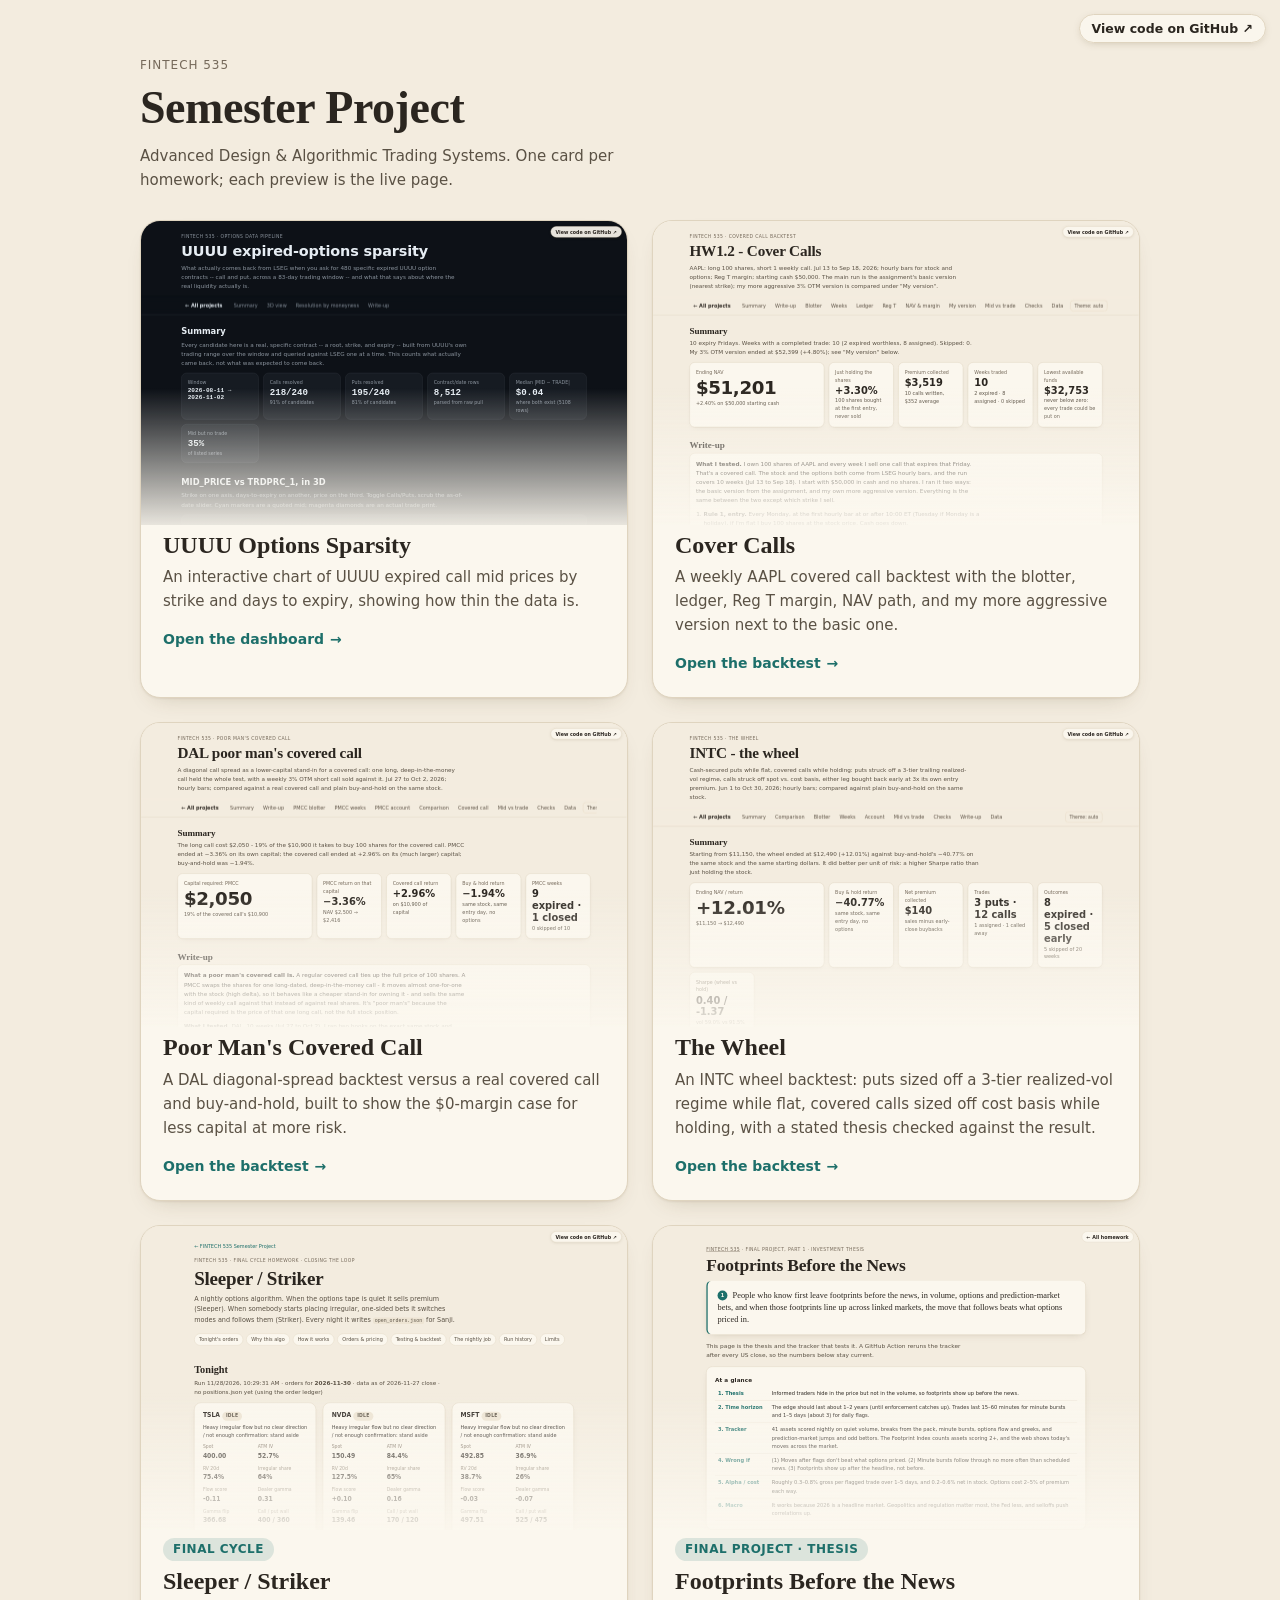
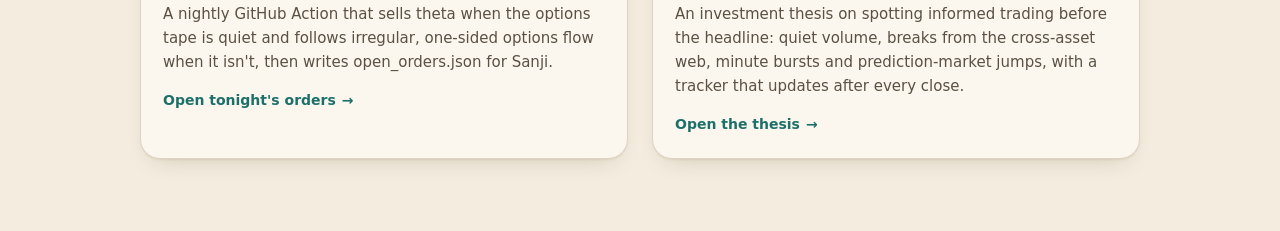
<file: index.html>
<!DOCTYPE html>
<html lang="en">
<head>
<meta charset="utf-8">
<meta name="viewport" content="width=device-width, initial-scale=1">
<title>FINTECH 535 - Semester Project</title>
<meta property="og:title" content="FINTECH 535 - Semester Project">
<meta property="og:description" content="Options strategy backtesting platform: covered calls and poor man's covered calls with trade blotter, ledger, and Reg T margin tracking.">
<meta property="og:type" content="website">
<meta property="og:url" content="https://bigjayjayhuang.github.io/FIN---Adv-Algo-Trading/">
<meta property="og:image" content="https://bigjayjayhuang.github.io/FIN---Adv-Algo-Trading/preview.png">
<meta property="og:image:width" content="1200">
<meta property="og:image:height" content="630">
<meta name="twitter:card" content="summary_large_image">

<style>
  :root {
    color-scheme: light;
    --bg: #f3ecdf; --surface: #fbf7ee; --surface-2: #ede4d3;
    --ink: #2b2620; --ink-2: #5a5144; --ink-3: #75695a;
    --hair: #dfd4bf; --accent: #1d6f6a; --accent-2: #b85a33;
    --shadow: 0 1px 2px rgba(80, 60, 20, 0.07), 0 10px 24px -14px rgba(80, 60, 20, 0.28);
    --shadow-up: 0 2px 4px rgba(80, 60, 20, 0.08), 0 18px 36px -16px rgba(80, 60, 20, 0.38);
    --fade: 251, 247, 238;   /* surface as r, g, b for the gradient over each preview */
  }
  @media (prefers-color-scheme: dark) {
    :root {
      color-scheme: dark;
      --bg: #1f1b16; --surface: #29241d; --surface-2: #332d24;
      --ink: #f2eadb; --ink-2: #cdc3af; --ink-3: #a29883;
      --hair: #40382c; --accent: #4fb0a8; --accent-2: #e58a5e;
      --shadow: none; --shadow-up: 0 18px 36px -16px rgba(0, 0, 0, 0.6);
      --fade: 41, 36, 29;
    }
  }
  * { box-sizing: border-box; }
  body {
    margin: 0; background: var(--bg); color: var(--ink);
    font: 15px/1.6 ui-sans-serif, system-ui, -apple-system, "Segoe UI", Roboto, sans-serif;
    -webkit-font-smoothing: antialiased;
  }
  .wrap { max-width: 1040px; margin: 0 auto; padding: 0 20px; }
  header.wrap { padding-top: 56px; padding-bottom: 28px; }
  .eyebrow { margin: 0 0 8px; color: var(--ink-3); font-size: 12px; letter-spacing: .08em; text-transform: uppercase; }
  h1 { margin: 0 0 10px; font: 600 clamp(30px, 5.5vw, 46px)/1.1 ui-serif, Georgia, "Iowan Old Style", "Times New Roman", serif; letter-spacing: -0.01em; }
  header p.sub { margin: 0; color: var(--ink-2); max-width: 56ch; }

  .grid { display: grid; grid-template-columns: repeat(auto-fit, minmax(min(100%, 420px), 1fr)); gap: 24px; padding-bottom: 72px; }

  .proj {
    display: flex; flex-direction: column; text-decoration: none; color: inherit;
    background: var(--surface); border: 1px solid var(--hair); border-radius: 20px; overflow: hidden;
    box-shadow: var(--shadow); transition: transform .22s ease, box-shadow .22s ease, border-color .22s ease;
  }
  .proj:hover, .proj:focus-visible { transform: translateY(-4px); box-shadow: var(--shadow-up); border-color: var(--accent); outline: none; }
  .proj:focus-visible { outline: 2px solid var(--accent); outline-offset: 3px; }

  /* the preview: the real site, scaled down and not clickable, fading into the card below it */
  .peek { position: relative; aspect-ratio: 16 / 10; overflow: hidden; background: var(--surface-2); }
  .peek iframe {
    position: absolute; top: 0; left: 0; width: 1280px; height: 800px; border: 0;
    transform-origin: 0 0; pointer-events: none; background: transparent;
    transition: filter .22s ease;
  }
  .peek::after {
    content: ""; position: absolute; inset: 0; pointer-events: none;
    background: linear-gradient(to bottom, rgba(var(--fade), 0) 55%, rgba(var(--fade), 0.92) 100%);
  }
  .proj:hover .peek iframe { filter: saturate(1.08); }

  .body { padding: 6px 22px 22px; }
  .tag { display: inline-block; margin: 0 0 6px; padding: 2px 10px; border-radius: 999px; font-size: 12px; font-weight: 650; letter-spacing: .04em;
    color: var(--accent); background: color-mix(in srgb, var(--accent) 14%, transparent); }
  .proj h2 { margin: 0 0 6px; font: 600 24px/1.2 ui-serif, Georgia, "Iowan Old Style", "Times New Roman", serif; }
  .proj p { margin: 0 0 14px; color: var(--ink-2); }
  .go { display: inline-flex; align-items: center; gap: 6px; color: var(--accent); font-weight: 650; font-size: 14px; }
  .go span { display: inline-block; transition: transform .2s ease; }
  .proj:hover .go span { transform: translateX(4px); }

  @media (prefers-reduced-motion: reduce) {
    .proj, .go span, .peek iframe { transition: none; }
    .proj:hover, .proj:focus-visible { transform: none; }
  }
  footer { padding: 0 0 48px; color: var(--ink-3); font-size: 13px; }
</style>
</head>
<body>
<!-- github-link -->
<a class="gh-src" href="https://github.com/BigJayJayHuang/FIN---Adv-Algo-Trading" target="_blank" rel="noopener" aria-label="View this page's code on GitHub">View code on GitHub <span aria-hidden="true">&#8599;</span></a>
<style>
  .gh-src { position: fixed; top: 14px; right: 14px; z-index: 50; padding: 6px 12px; border-radius: 999px;
    font: 600 12.5px/1.2 ui-sans-serif, system-ui, -apple-system, "Segoe UI", Roboto, sans-serif; text-decoration: none;
    color: #2b2620; background: rgba(251, 247, 238, .92); border: 1px solid #dfd4bf; box-shadow: 0 2px 10px -4px rgba(80, 60, 20, .35); }
  .gh-src:hover { border-color: #1d6f6a; color: #1d6f6a; }
  .gh-src:focus-visible { outline: 2px solid #1d6f6a; outline-offset: 2px; }
  @media (prefers-color-scheme: dark) { .gh-src { color: #f2eadb; background: rgba(41, 36, 29, .92); border-color: #40382c; }
    .gh-src:hover { color: #4fb0a8; border-color: #4fb0a8; } }
  @media print { .gh-src { display: none; } }
</style>

<header class="wrap">
  <p class="eyebrow">FINTECH 535</p>
  <h1>Semester Project</h1>
  <p class="sub">Advanced Design &amp; Algorithmic Trading Systems. One card per homework; each preview is the live page.</p>
</header>

<main class="wrap">
  <div class="grid">

    <a class="proj" href="hw1/index.html" aria-label="Open HW1: UUUU expired options sparsity dashboard">
      <div class="peek">
        <iframe src="hw1/index.html" title="" tabindex="-1" aria-hidden="true" loading="lazy" sandbox="allow-scripts allow-same-origin"></iframe>
      </div>
      <div class="body">
        <h2>UUUU Options Sparsity</h2>
        <p>An interactive chart of UUUU expired call mid prices by strike and days to expiry, showing how thin the data is.</p>
        <span class="go">Open the dashboard <span aria-hidden="true">&rarr;</span></span>
      </div>
    </a>

    <a class="proj" href="hw1_2/index.html" aria-label="Open HW1.2: Cover Calls">
      <div class="peek">
        <iframe src="hw1_2/index.html" title="" tabindex="-1" aria-hidden="true" loading="lazy" sandbox="allow-scripts allow-same-origin"></iframe>
      </div>
      <div class="body">
        <h2>Cover Calls</h2>
        <p>A weekly AAPL covered call backtest with the blotter, ledger, Reg T margin, NAV path, and my more aggressive version next to the basic one.</p>
        <span class="go">Open the backtest <span aria-hidden="true">&rarr;</span></span>
      </div>
    </a>

    <a class="proj" href="hw2/index.html" aria-label="Open HW2: Poor Man's Covered Call">
      <div class="peek">
        <iframe src="hw2/index.html" title="" tabindex="-1" aria-hidden="true" loading="lazy" sandbox="allow-scripts allow-same-origin"></iframe>
      </div>
      <div class="body">
        <h2>Poor Man's Covered Call</h2>
        <p>A DAL diagonal-spread backtest versus a real covered call and buy-and-hold, built to show the $0-margin case for less capital at more risk.</p>
        <span class="go">Open the backtest <span aria-hidden="true">&rarr;</span></span>
      </div>
    </a>

    <a class="proj" href="hw3/index.html" aria-label="Open The Wheel">
      <div class="peek">
        <iframe src="hw3/index.html" title="" tabindex="-1" aria-hidden="true" loading="lazy" sandbox="allow-scripts allow-same-origin"></iframe>
      </div>
      <div class="body">
        <h2>The Wheel</h2>
        <p>An INTC wheel backtest: puts sized off a 3-tier realized-vol regime while flat, covered calls sized off cost basis while holding, with a stated thesis checked against the result.</p>
        <span class="go">Open the backtest <span aria-hidden="true">&rarr;</span></span>
      </div>
    </a>

    <a class="proj" href="final-cycle/index.html" aria-label="Open the Final Cycle homework: Sleeper / Striker">
      <div class="peek">
        <iframe src="final-cycle/index.html" title="" tabindex="-1" aria-hidden="true" loading="lazy" sandbox="allow-scripts allow-same-origin"></iframe>
      </div>
      <div class="body">
        <span class="tag">FINAL CYCLE</span>
        <h2>Sleeper / Striker</h2>
        <p>A nightly GitHub Action that sells theta when the options tape is quiet and follows irregular, one-sided options flow when it isn't, then writes open_orders.json for Sanji.</p>
        <span class="go">Open tonight's orders <span aria-hidden="true">&rarr;</span></span>
      </div>
    </a>

    <a class="proj" href="thesis/index.html" aria-label="Open the final project thesis: Footprints Before the News">
      <div class="peek">
        <iframe src="thesis/index.html" title="" tabindex="-1" aria-hidden="true" loading="lazy" sandbox="allow-scripts allow-same-origin"></iframe>
      </div>
      <div class="body">
        <span class="tag">FINAL PROJECT &middot; THESIS</span>
        <h2>Footprints Before the News</h2>
        <p>An investment thesis on spotting informed trading before the headline: quiet volume, breaks from the cross-asset web, minute bursts and prediction-market jumps, with a tracker that updates after every close.</p>
        <span class="go">Open the thesis <span aria-hidden="true">&rarr;</span></span>
      </div>
    </a>

  </div>
</main>

<script>
  // Scale each 1280 x 800 preview to the width of its card.
  (function () {
    var boxes = document.querySelectorAll(".peek");
    function fit(box) {
      var f = box.querySelector("iframe");
      f.style.transform = "scale(" + (box.clientWidth / 1280) + ")";
    }
    boxes.forEach(fit);
    if (window.ResizeObserver) {
      var ro = new ResizeObserver(function (es) { es.forEach(function (e) { fit(e.target); }); });
      boxes.forEach(function (b) { ro.observe(b); });
    } else {
      window.addEventListener("resize", function () { boxes.forEach(fit); });
    }
  })();
</script>
</body>
</html>
</file>
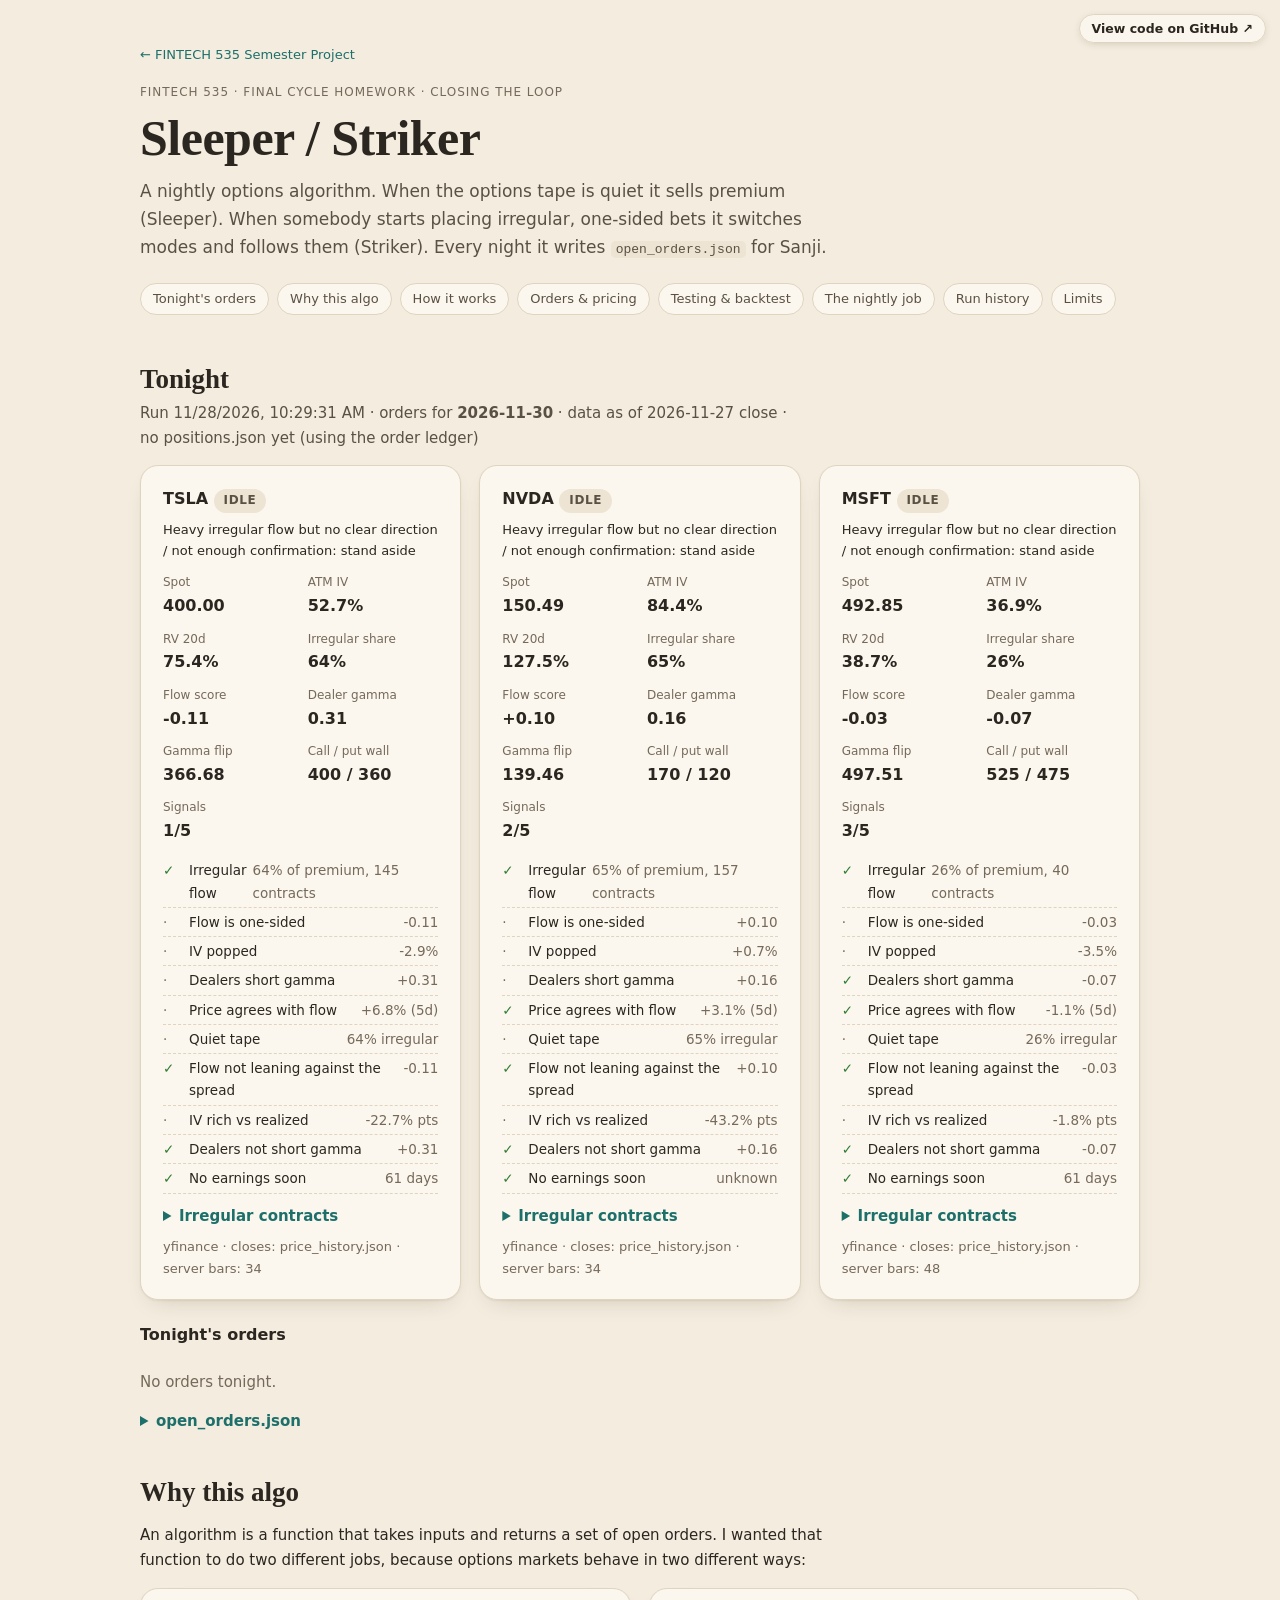
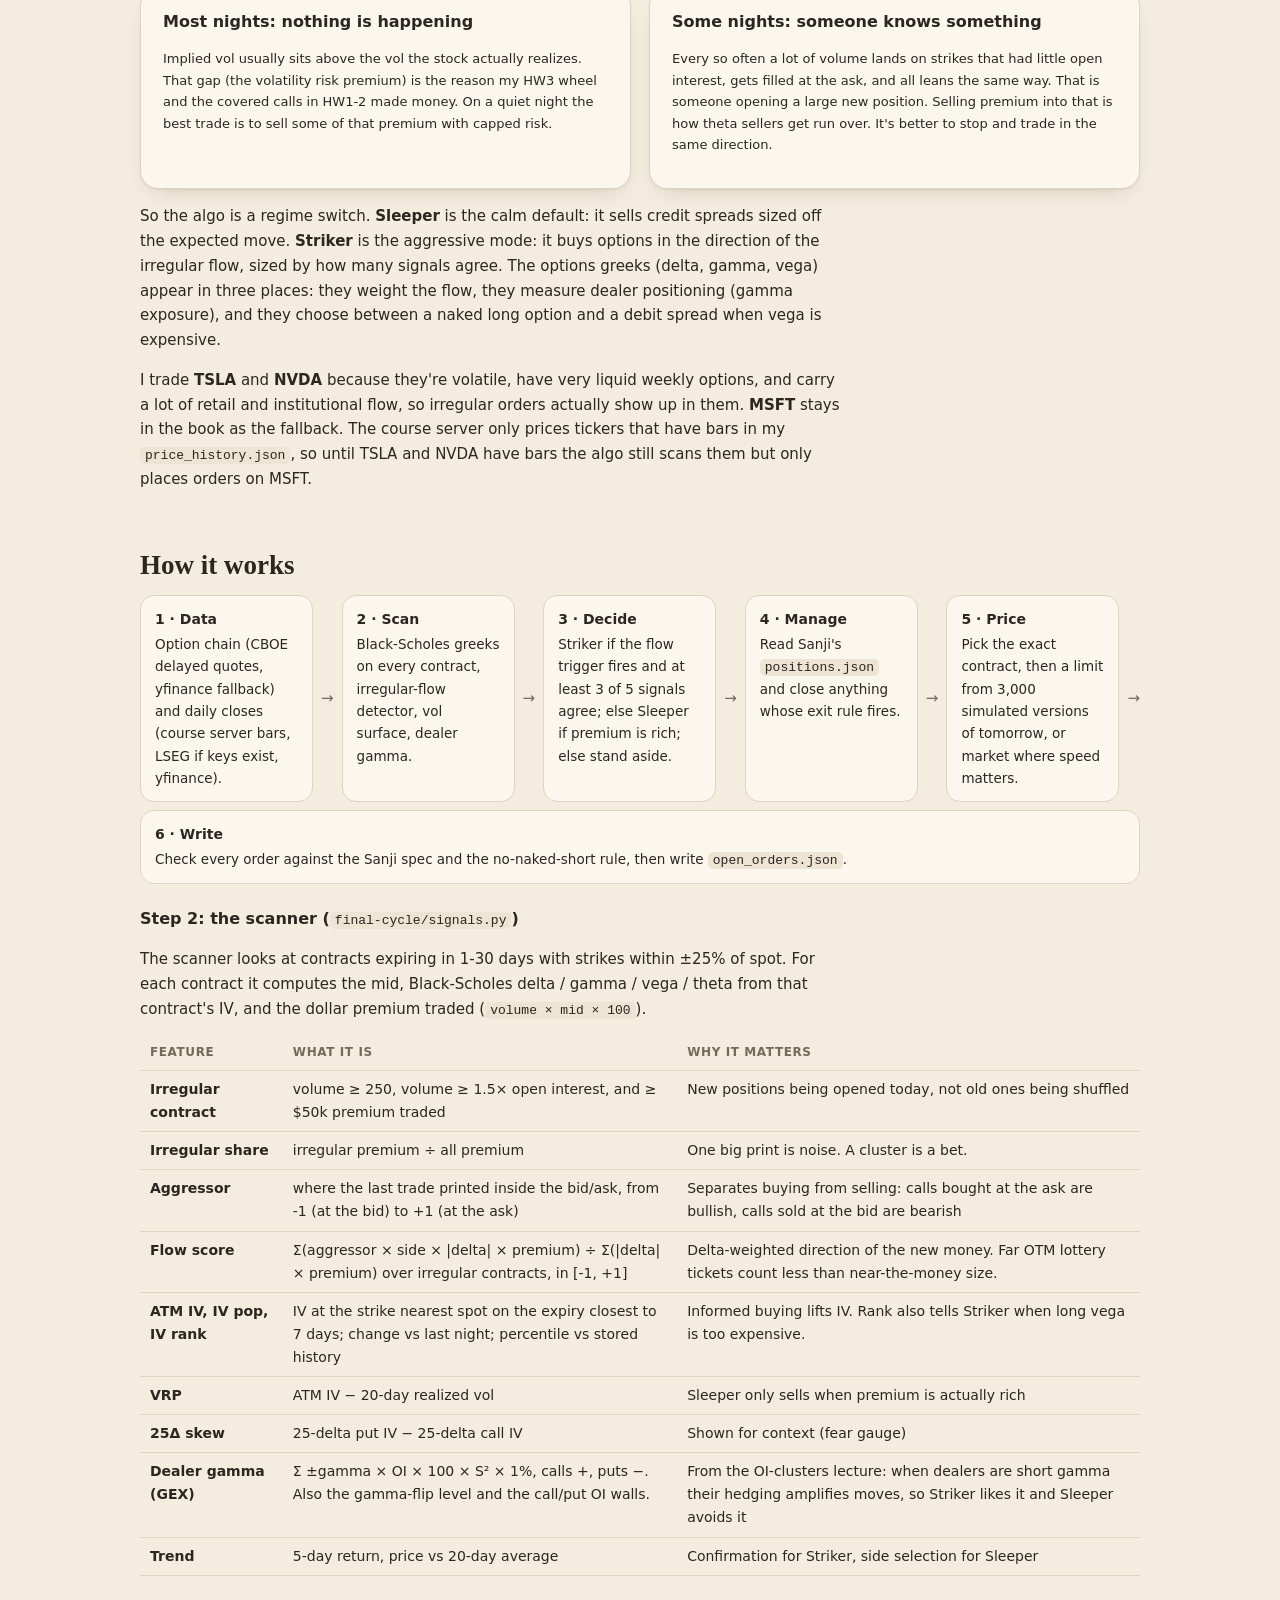
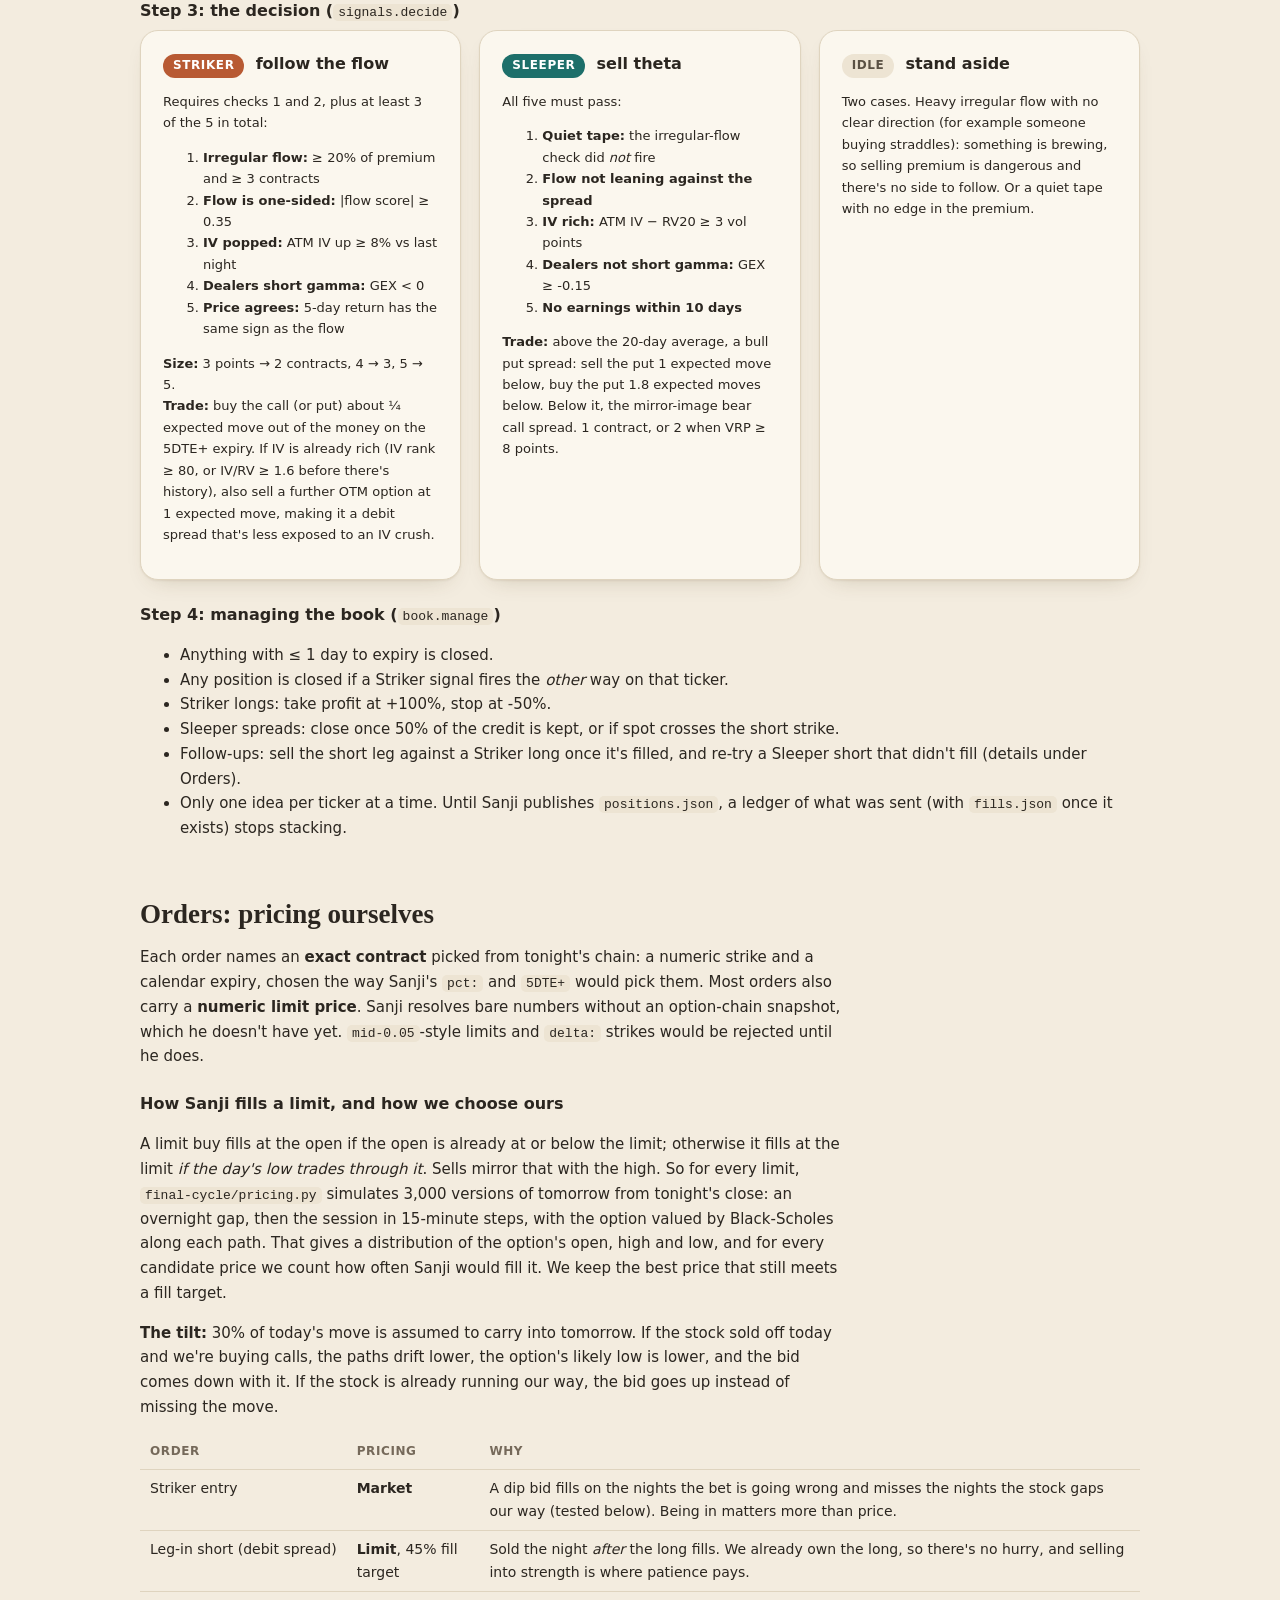
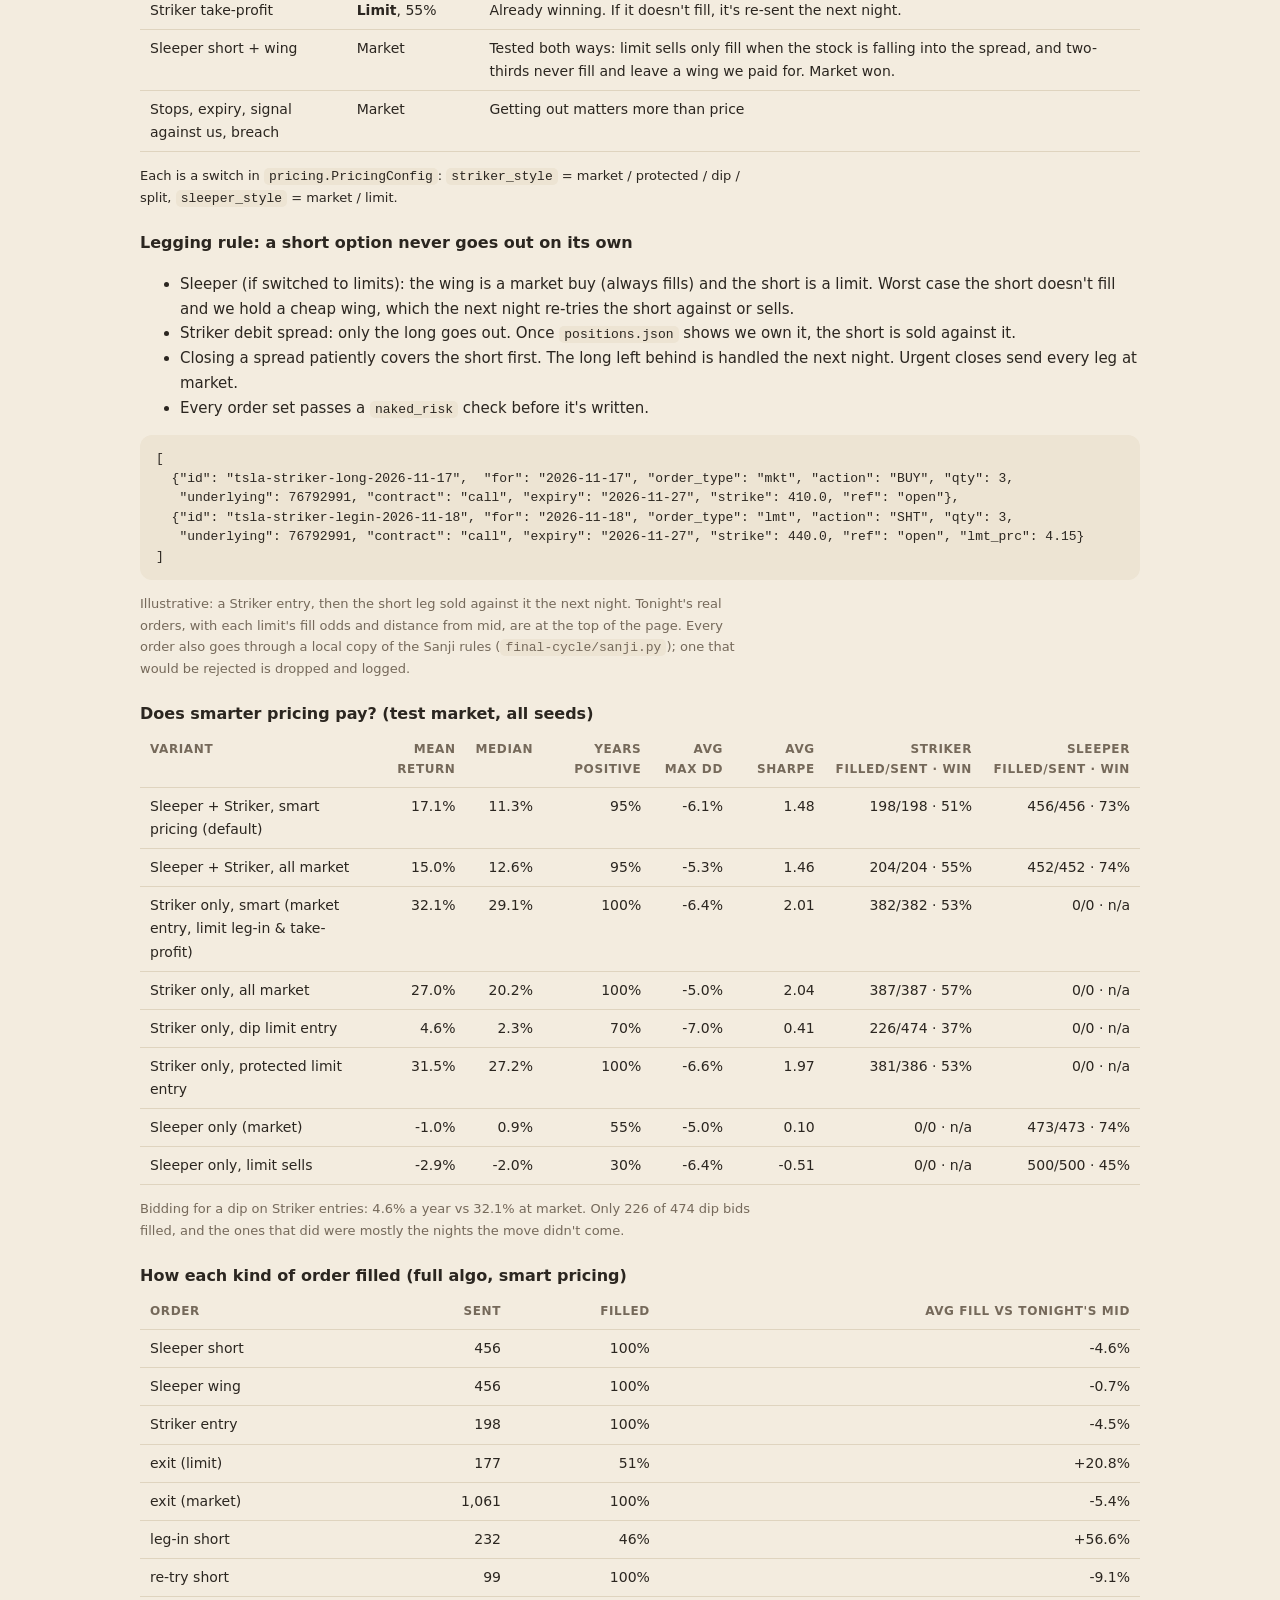
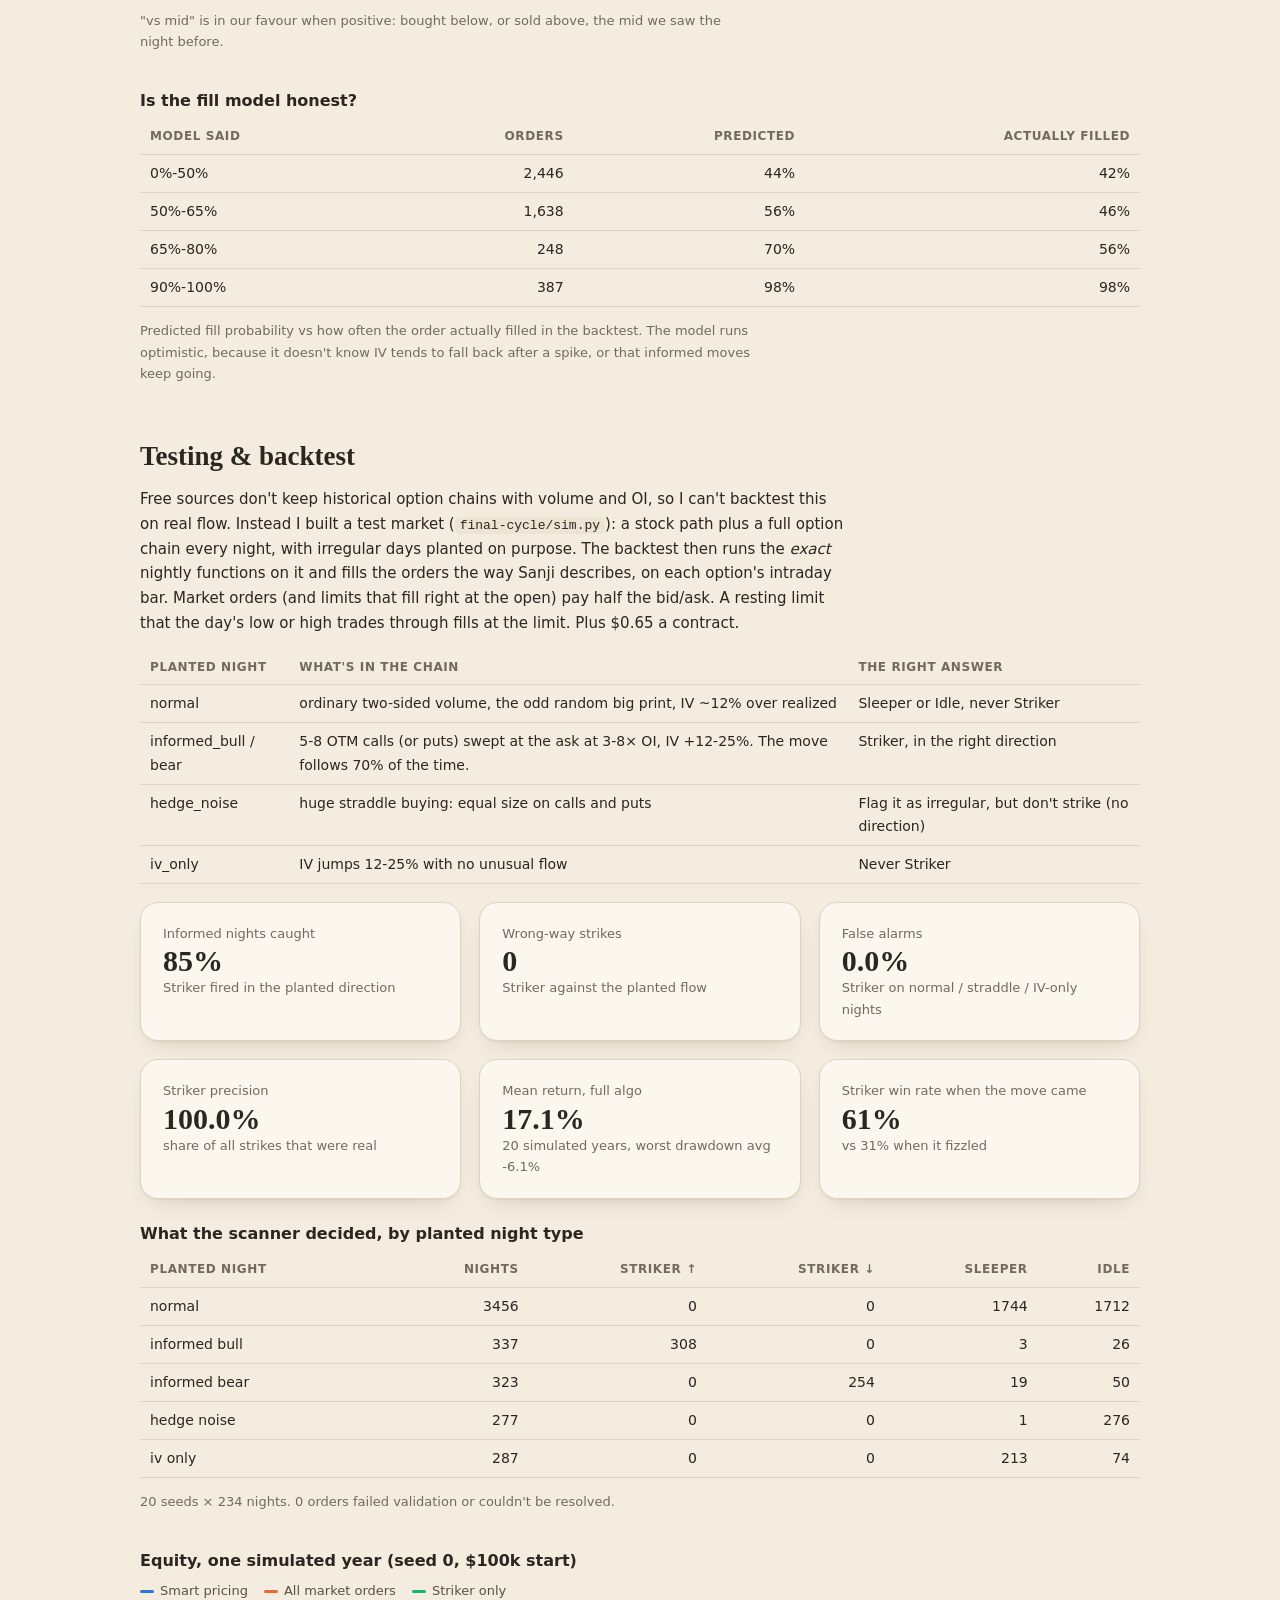
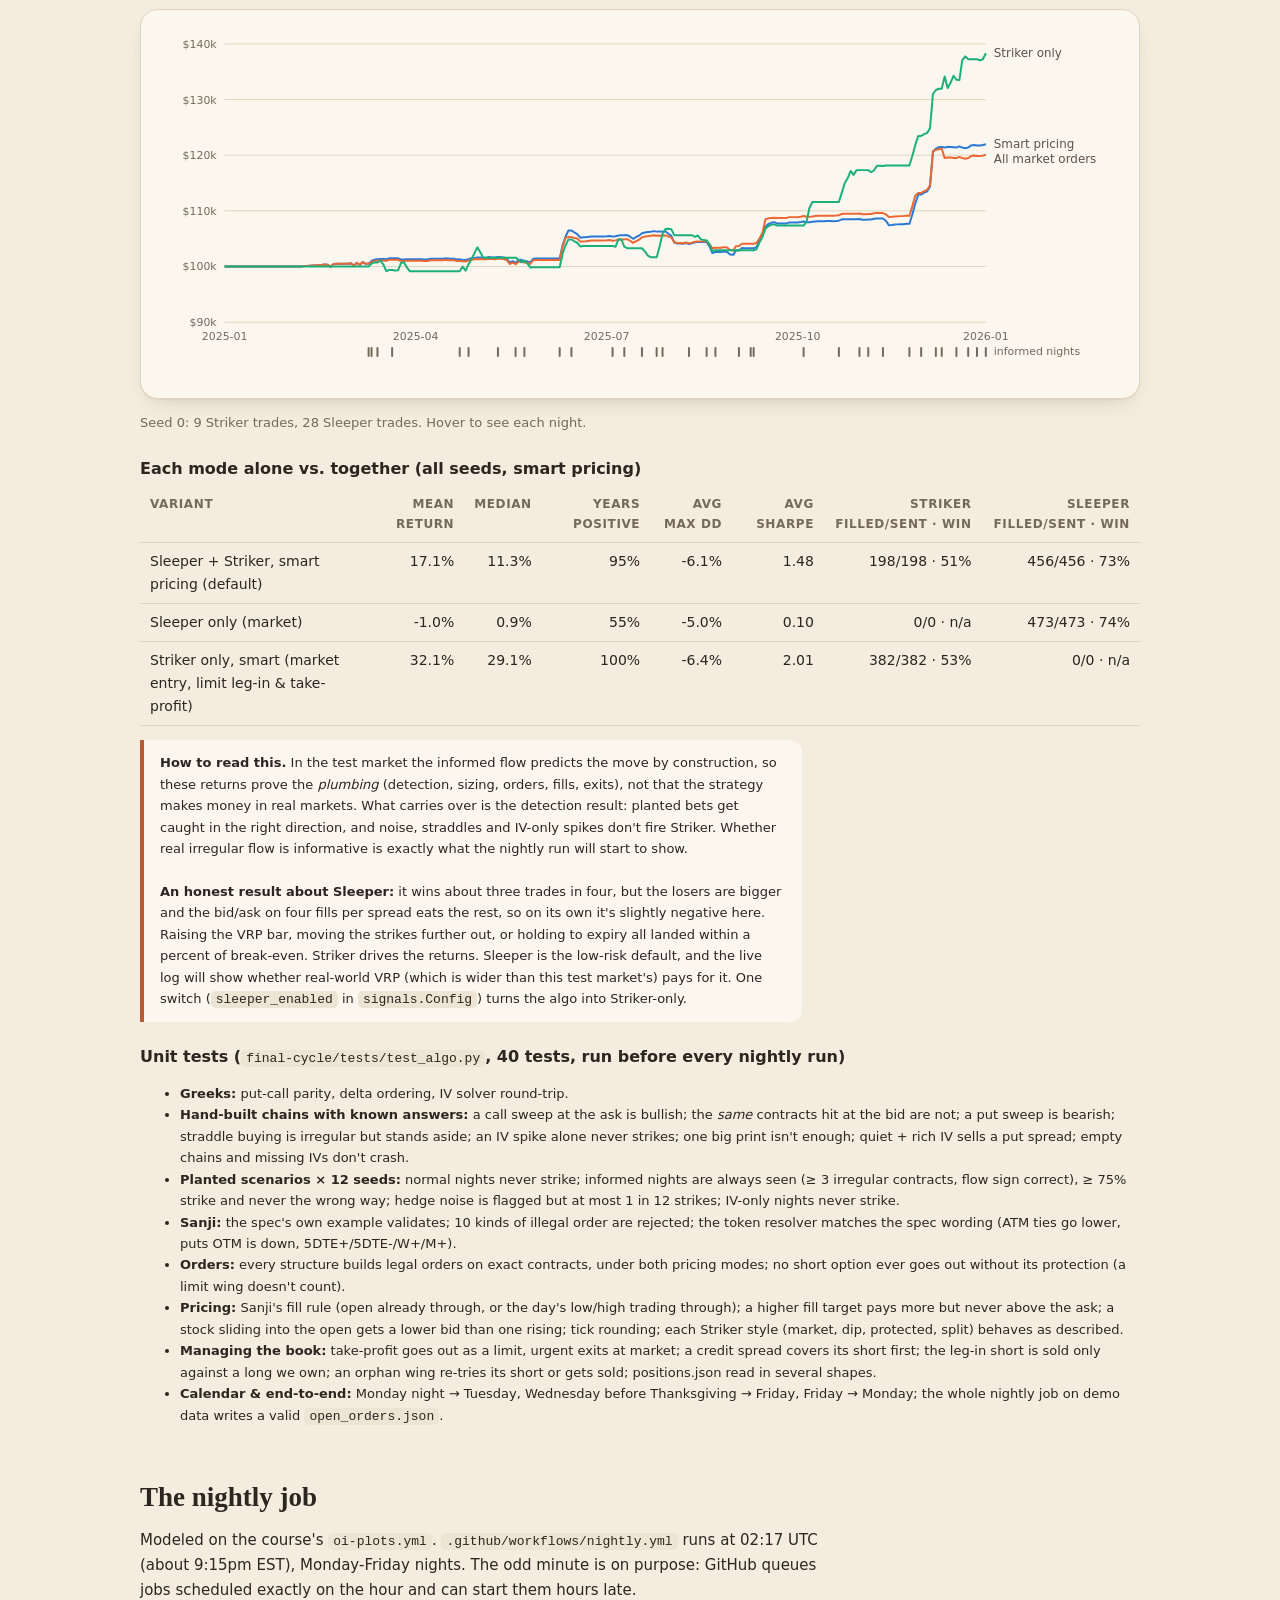
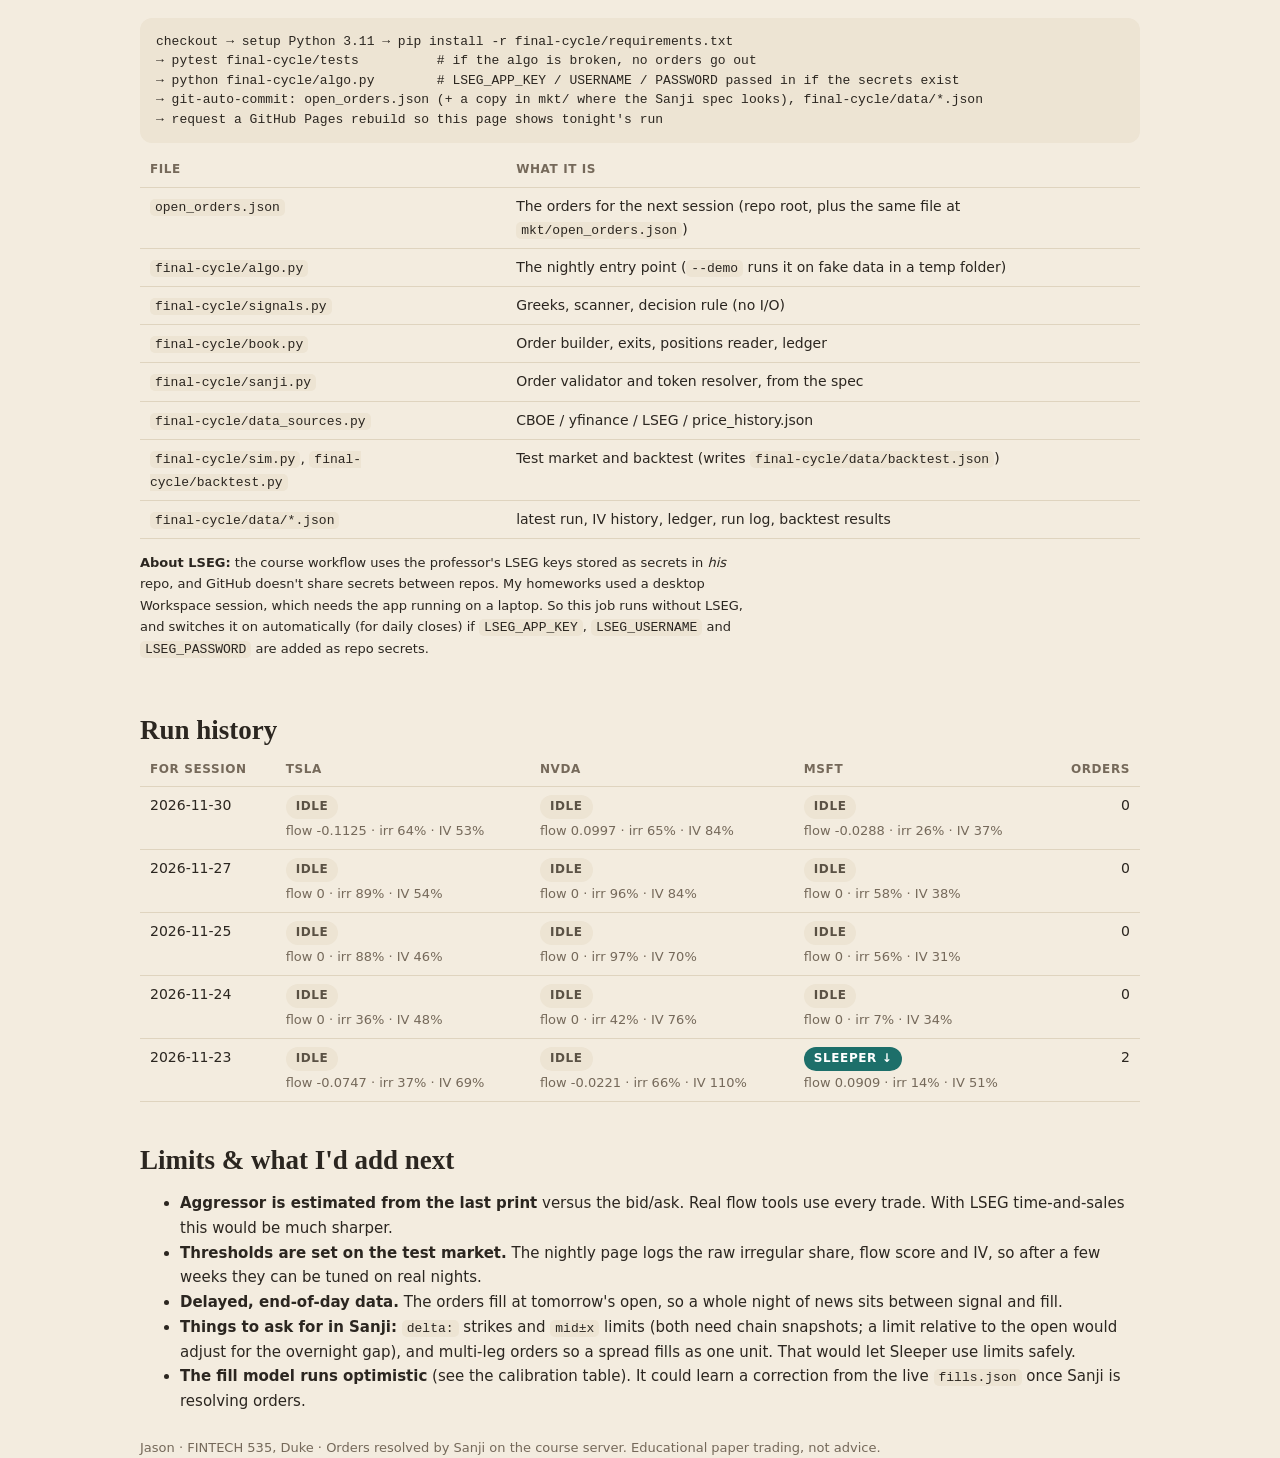
<file: final-cycle/index.html>
<!DOCTYPE html>
<html lang="en">
<head>
<meta charset="utf-8">
<meta name="viewport" content="width=device-width, initial-scale=1">
<title>Sleeper / Striker - Final Cycle</title>
<meta name="description" content="A nightly options algorithm that sells theta when the tape is quiet and follows irregular options flow when it isn't. Writes open_orders.json for Sanji.">
<style>
  :root {
    color-scheme: light;
    --bg: #f3ecdf; --surface: #fbf7ee; --surface-2: #ede4d3;
    --ink: #2b2620; --ink-2: #5a5144; --ink-3: #75695a;
    --hair: #dfd4bf; --accent: #1d6f6a; --accent-2: #b85a33;
    --s1: #2a78d6; --s2: #eb6834; --s3: #1baf7a;
    --good: #2f7d32; --bad: #b3261e;
    --shadow: 0 1px 2px rgba(80, 60, 20, 0.07), 0 10px 24px -14px rgba(80, 60, 20, 0.28);
  }
  @media (prefers-color-scheme: dark) {
    :root {
      color-scheme: dark;
      --bg: #1f1b16; --surface: #29241d; --surface-2: #332d24;
      --ink: #f2eadb; --ink-2: #cdc3af; --ink-3: #a29883;
      --hair: #40382c; --accent: #4fb0a8; --accent-2: #e58a5e;
      --s1: #3987e5; --s2: #d95926; --s3: #199e70;
      --good: #6cc070; --bad: #ef7b72;
      --shadow: none;
    }
  }
  * { box-sizing: border-box; }
  body { margin: 0; background: var(--bg); color: var(--ink);
    font: 15px/1.65 ui-sans-serif, system-ui, -apple-system, "Segoe UI", Roboto, sans-serif; -webkit-font-smoothing: antialiased; }
  .wrap { max-width: 1040px; margin: 0 auto; padding: 0 20px; }
  a { color: var(--accent); }
  header.wrap { padding-top: 44px; padding-bottom: 8px; }
  .crumb { font-size: 13px; color: var(--ink-3); margin: 0 0 18px; }
  .crumb a { text-decoration: none; }
  .eyebrow { margin: 0 0 8px; color: var(--ink-3); font-size: 12px; letter-spacing: .08em; text-transform: uppercase; }
  h1 { margin: 0 0 12px; font: 600 clamp(32px, 6vw, 50px)/1.08 ui-serif, Georgia, "Iowan Old Style", serif; letter-spacing: -0.01em; }
  h2 { font: 600 27px/1.2 ui-serif, Georgia, "Iowan Old Style", serif; margin: 0 0 6px; }
  h3 { font-size: 16px; margin: 22px 0 6px; }
  .sub { color: var(--ink-2); max-width: 64ch; margin: 0; font-size: 17px; }
  nav.toc { display: flex; flex-wrap: wrap; gap: 8px; margin: 22px 0 6px; }
  nav.toc a { padding: 4px 12px; border: 1px solid var(--hair); border-radius: 999px; text-decoration: none; font-size: 13px; color: var(--ink-2); background: var(--surface); }
  nav.toc a:hover { border-color: var(--accent); color: var(--accent); }
  section { padding: 34px 0 8px; }
  .lede { color: var(--ink-2); max-width: 70ch; margin: 0 0 14px; }
  p { max-width: 74ch; }
  .card { background: var(--surface); border: 1px solid var(--hair); border-radius: 18px; padding: 20px 22px; box-shadow: var(--shadow); }
  .grid2 { display: grid; grid-template-columns: repeat(auto-fit, minmax(min(100%, 440px), 1fr)); gap: 18px; }
  .grid3 { display: grid; grid-template-columns: repeat(auto-fit, minmax(min(100%, 300px), 1fr)); gap: 18px; }
  .muted { color: var(--ink-3); }
  .small { font-size: 13px; }
  code, pre { font: 13px/1.5 ui-monospace, SFMono-Regular, Menlo, Consolas, monospace; }
  code { background: var(--surface-2); padding: 1px 5px; border-radius: 5px; }
  pre { background: var(--surface-2); padding: 14px 16px; border-radius: 12px; overflow-x: auto; margin: 10px 0; }
  table { border-collapse: collapse; width: 100%; font-size: 14px; font-variant-numeric: tabular-nums; }
  th, td { text-align: left; padding: 7px 10px; border-bottom: 1px solid var(--hair); vertical-align: top; }
  th { font-size: 12px; text-transform: uppercase; letter-spacing: .05em; color: var(--ink-3); font-weight: 600; }
  td.n, th.n { text-align: right; }
  .tablewrap { overflow-x: auto; }
  .badge { display: inline-block; padding: 2px 10px; border-radius: 999px; font-size: 12px; font-weight: 700; letter-spacing: .05em; }
  .b-STRIKER { color: #fff; background: var(--accent-2); }
  .b-SLEEPER { color: #fff; background: var(--accent); }
  .b-IDLE, .b-ERROR { color: var(--ink-2); background: var(--surface-2); }
  .chk { list-style: none; padding: 0; margin: 8px 0 0; font-size: 13.5px; }
  .chk li { display: grid; grid-template-columns: 20px 1fr auto; gap: 6px; padding: 3px 0; border-bottom: 1px dashed var(--hair); }
  .chk .ok { color: var(--good); font-weight: 700; }
  .chk .no { color: var(--ink-3); }
  .kv { display: grid; grid-template-columns: repeat(auto-fill, minmax(130px, 1fr)); gap: 10px 14px; margin: 12px 0; }
  .kv div { font-size: 12px; color: var(--ink-3); }
  .kv b { display: block; font-size: 16px; color: var(--ink); font-weight: 600; font-variant-numeric: tabular-nums; }
  .flow { display: flex; flex-wrap: wrap; align-items: stretch; gap: 8px; margin: 14px 0; }
  .flow .step { flex: 1 1 150px; background: var(--surface); border: 1px solid var(--hair); border-radius: 14px; padding: 12px 14px; font-size: 13.5px; }
  .flow .step b { display: block; font-size: 14px; margin-bottom: 2px; }
  .flow .arrow { align-self: center; color: var(--ink-3); }
  .modes { display: grid; grid-template-columns: repeat(auto-fit, minmax(min(100%, 300px), 1fr)); gap: 18px; }
  .mode-card h3 { margin-top: 0; }
  .callout { border-left: 4px solid var(--accent-2); background: var(--surface); padding: 12px 16px; border-radius: 0 12px 12px 0; margin: 14px 0; max-width: 80ch; }
  .stat { font: 600 30px/1.1 ui-serif, Georgia, serif; }
  .chart { position: relative; }
  .chart svg { width: 100%; height: auto; display: block; }
  .tip { position: absolute; pointer-events: none; background: var(--surface); border: 1px solid var(--hair); border-radius: 10px; padding: 8px 10px; font-size: 12.5px; box-shadow: var(--shadow); white-space: nowrap; display: none; z-index: 2; }
  .legend { display: flex; gap: 16px; flex-wrap: wrap; font-size: 13px; color: var(--ink-2); margin: 4px 0 8px; }
  .legend span::before { content: ""; display: inline-block; width: 14px; height: 3px; border-radius: 2px; background: var(--c); vertical-align: middle; margin-right: 6px; }
  .empty { padding: 18px; border: 1px dashed var(--hair); border-radius: 14px; color: var(--ink-2); }
  footer { padding: 40px 0 60px; color: var(--ink-3); font-size: 13px; }
  details summary { cursor: pointer; color: var(--accent); font-weight: 600; }
</style>
</head>
<body>
<!-- github-link -->
<a class="gh-src" href="https://github.com/BigJayJayHuang/FIN---Adv-Algo-Trading/tree/main/final-cycle" target="_blank" rel="noopener" aria-label="View this page's code on GitHub">View code on GitHub <span aria-hidden="true">&#8599;</span></a>
<style>
  .gh-src { position: fixed; top: 14px; right: 14px; z-index: 50; padding: 6px 12px; border-radius: 999px;
    font: 600 12.5px/1.2 ui-sans-serif, system-ui, -apple-system, "Segoe UI", Roboto, sans-serif; text-decoration: none;
    color: #2b2620; background: rgba(251, 247, 238, .92); border: 1px solid #dfd4bf; box-shadow: 0 2px 10px -4px rgba(80, 60, 20, .35); }
  .gh-src:hover { border-color: #1d6f6a; color: #1d6f6a; }
  .gh-src:focus-visible { outline: 2px solid #1d6f6a; outline-offset: 2px; }
  @media (prefers-color-scheme: dark) { .gh-src { color: #f2eadb; background: rgba(41, 36, 29, .92); border-color: #40382c; }
    .gh-src:hover { color: #4fb0a8; border-color: #4fb0a8; } }
  @media print { .gh-src { display: none; } }
</style>

<header class="wrap">
  <p class="crumb"><a href="../index.html">&larr; FINTECH 535 Semester Project</a></p>
  <p class="eyebrow">FINTECH 535 &middot; Final Cycle homework &middot; Closing the loop</p>
  <h1>Sleeper / Striker</h1>
  <p class="sub">A nightly options algorithm. When the options tape is quiet it sells premium (Sleeper). When somebody starts placing
    irregular, one-sided bets it switches modes and follows them (Striker). Every night it writes <code>open_orders.json</code> for Sanji.</p>
  <nav class="toc">
    <a href="#tonight">Tonight's orders</a><a href="#why">Why this algo</a><a href="#how">How it works</a>
    <a href="#orders">Orders &amp; pricing</a><a href="#testing">Testing &amp; backtest</a><a href="#plumbing">The nightly job</a>
    <a href="#history">Run history</a><a href="#limits">Limits</a>
  </nav>
</header>

<main class="wrap">

<!-- ======================================================= TONIGHT -->
<section id="tonight">
  <h2>Tonight</h2>
  <p class="lede" id="tonight-meta">Loading the latest run&hellip;</p>
  <div class="grid3" id="tickers"></div>
  <h3>Tonight's orders</h3>
  <div class="tablewrap" id="orders-table"></div>
  <details><summary>open_orders.json</summary><pre id="orders-json">[]</pre></details>
  <div id="notes"></div>
</section>

<!-- ======================================================= WHY -->
<section id="why">
  <h2>Why this algo</h2>
  <p>An algorithm is a function that takes inputs and returns a set of open orders. I wanted that function to do two different jobs,
    because options markets behave in two different ways:</p>
  <div class="grid2">
    <div class="card"><h3 style="margin-top:0">Most nights: nothing is happening</h3>
      <p class="small">Implied vol usually sits above the vol the stock actually realizes. That gap (the volatility risk premium) is the reason
      my HW3 wheel and the covered calls in HW1-2 made money. On a quiet night the best trade is to sell some of that premium with capped risk.</p></div>
    <div class="card"><h3 style="margin-top:0">Some nights: someone knows something</h3>
      <p class="small">Every so often a lot of volume lands on strikes that had little open interest, gets filled at the ask, and all leans the same way.
      That is someone opening a large new position. Selling premium into that is how theta sellers get run over. It's better to stop and
      trade in the same direction.</p></div>
  </div>
  <p>So the algo is a regime switch. <b>Sleeper</b> is the calm default: it sells credit spreads sized off the expected move.
    <b>Striker</b> is the aggressive mode: it buys options in the direction of the irregular flow, sized by how many signals agree. The options
    greeks (delta, gamma, vega) appear in three places: they weight the flow, they measure dealer positioning (gamma exposure), and they
    choose between a naked long option and a debit spread when vega is expensive.</p>
  <p>I trade <b>TSLA</b> and <b>NVDA</b> because they're volatile, have very liquid weekly options, and carry a lot of retail and institutional flow,
    so irregular orders actually show up in them. <b>MSFT</b> stays in the book as the fallback. The course server only prices
    tickers that have bars in my <code>price_history.json</code>, so until TSLA and NVDA have bars the algo still scans them but only places
    orders on MSFT.</p>
</section>

<!-- ======================================================= HOW -->
<section id="how">
  <h2>How it works</h2>
  <div class="flow">
    <div class="step"><b>1 &middot; Data</b>Option chain (CBOE delayed quotes, yfinance fallback) and daily closes (course server bars, LSEG if keys exist, yfinance).</div>
    <div class="arrow">&rarr;</div>
    <div class="step"><b>2 &middot; Scan</b>Black-Scholes greeks on every contract, irregular-flow detector, vol surface, dealer gamma.</div>
    <div class="arrow">&rarr;</div>
    <div class="step"><b>3 &middot; Decide</b>Striker if the flow trigger fires and at least 3 of 5 signals agree; else Sleeper if premium is rich; else stand aside.</div>
    <div class="arrow">&rarr;</div>
    <div class="step"><b>4 &middot; Manage</b>Read Sanji's <code>positions.json</code> and close anything whose exit rule fires.</div>
    <div class="arrow">&rarr;</div>
    <div class="step"><b>5 &middot; Price</b>Pick the exact contract, then a limit from 3,000 simulated versions of tomorrow, or market where speed matters.</div>
    <div class="arrow">&rarr;</div>
    <div class="step"><b>6 &middot; Write</b>Check every order against the Sanji spec and the no-naked-short rule, then write <code>open_orders.json</code>.</div>
  </div>

  <h3>Step 2: the scanner (<code>final-cycle/signals.py</code>)</h3>
  <p>The scanner looks at contracts expiring in 1-30 days with strikes within &plusmn;25% of spot. For each contract it computes the mid, Black-Scholes
    delta / gamma / vega / theta from that contract's IV, and the dollar premium traded (<code>volume &times; mid &times; 100</code>).</p>
  <div class="tablewrap"><table>
    <tr><th>Feature</th><th>What it is</th><th>Why it matters</th></tr>
    <tr><td><b>Irregular contract</b></td><td>volume &ge; 250, volume &ge; 1.5&times; open interest, and &ge; $50k premium traded</td><td>New positions being opened today, not old ones being shuffled</td></tr>
    <tr><td><b>Irregular share</b></td><td>irregular premium &divide; all premium</td><td>One big print is noise. A cluster is a bet.</td></tr>
    <tr><td><b>Aggressor</b></td><td>where the last trade printed inside the bid/ask, from -1 (at the bid) to +1 (at the ask)</td><td>Separates buying from selling: calls bought at the ask are bullish, calls sold at the bid are bearish</td></tr>
    <tr><td><b>Flow score</b></td><td>&Sigma;(aggressor &times; side &times; |delta| &times; premium) &divide; &Sigma;(|delta| &times; premium) over irregular contracts, in [-1, +1]</td><td>Delta-weighted direction of the new money. Far OTM lottery tickets count less than near-the-money size.</td></tr>
    <tr><td><b>ATM IV, IV pop, IV rank</b></td><td>IV at the strike nearest spot on the expiry closest to 7 days; change vs last night; percentile vs stored history</td><td>Informed buying lifts IV. Rank also tells Striker when long vega is too expensive.</td></tr>
    <tr><td><b>VRP</b></td><td>ATM IV &minus; 20-day realized vol</td><td>Sleeper only sells when premium is actually rich</td></tr>
    <tr><td><b>25&Delta; skew</b></td><td>25-delta put IV &minus; 25-delta call IV</td><td>Shown for context (fear gauge)</td></tr>
    <tr><td><b>Dealer gamma (GEX)</b></td><td>&Sigma; &plusmn;gamma &times; OI &times; 100 &times; S&sup2; &times; 1%, calls +, puts &minus;. Also the gamma-flip level and the call/put OI walls.</td><td>From the OI-clusters lecture: when dealers are short gamma their hedging amplifies moves, so Striker likes it and Sleeper avoids it</td></tr>
    <tr><td><b>Trend</b></td><td>5-day return, price vs 20-day average</td><td>Confirmation for Striker, side selection for Sleeper</td></tr>
  </table></div>

  <h3>Step 3: the decision (<code>signals.decide</code>)</h3>
  <div class="modes">
    <div class="card mode-card"><h3><span class="badge b-STRIKER">STRIKER</span> &nbsp;follow the flow</h3>
      <p class="small">Requires checks 1 and 2, plus at least 3 of the 5 in total:</p>
      <ol class="small">
        <li><b>Irregular flow:</b> &ge; 20% of premium and &ge; 3 contracts</li>
        <li><b>Flow is one-sided:</b> |flow score| &ge; 0.35</li>
        <li><b>IV popped:</b> ATM IV up &ge; 8% vs last night</li>
        <li><b>Dealers short gamma:</b> GEX &lt; 0</li>
        <li><b>Price agrees:</b> 5-day return has the same sign as the flow</li>
      </ol>
      <p class="small"><b>Size:</b> 3 points &rarr; 2 contracts, 4 &rarr; 3, 5 &rarr; 5.<br>
      <b>Trade:</b> buy the call (or put) about &frac14; expected move out of the money on the 5DTE+ expiry. If IV is already rich
      (IV rank &ge; 80, or IV/RV &ge; 1.6 before there's history), also sell a further OTM option at 1 expected move, making it a debit spread that's less exposed to an IV crush.</p></div>
    <div class="card mode-card"><h3><span class="badge b-SLEEPER">SLEEPER</span> &nbsp;sell theta</h3>
      <p class="small">All five must pass:</p>
      <ol class="small">
        <li><b>Quiet tape:</b> the irregular-flow check did <i>not</i> fire</li>
        <li><b>Flow not leaning against the spread</b></li>
        <li><b>IV rich:</b> ATM IV &minus; RV20 &ge; 3 vol points</li>
        <li><b>Dealers not short gamma:</b> GEX &ge; -0.15</li>
        <li><b>No earnings within 10 days</b></li>
      </ol>
      <p class="small"><b>Trade:</b> above the 20-day average, a bull put spread: sell the put 1 expected move below, buy the put 1.8 expected moves below.
      Below it, the mirror-image bear call spread. 1 contract, or 2 when VRP &ge; 8 points.</p></div>
    <div class="card mode-card"><h3><span class="badge b-IDLE">IDLE</span> &nbsp;stand aside</h3>
      <p class="small">Two cases. Heavy irregular flow with no clear direction (for example someone buying straddles): something is brewing, so
      selling premium is dangerous and there's no side to follow. Or a quiet tape with no edge in the premium.</p></div>
  </div>

  <h3>Step 4: managing the book (<code>book.manage</code>)</h3>
  <ul>
    <li>Anything with &le; 1 day to expiry is closed.</li>
    <li>Any position is closed if a Striker signal fires the <i>other</i> way on that ticker.</li>
    <li>Striker longs: take profit at +100%, stop at -50%.</li>
    <li>Sleeper spreads: close once 50% of the credit is kept, or if spot crosses the short strike.</li>
    <li>Follow-ups: sell the short leg against a Striker long once it's filled, and re-try a Sleeper short that didn't fill (details under Orders).</li>
    <li>Only one idea per ticker at a time. Until Sanji publishes <code>positions.json</code>, a ledger of what was sent (with <code>fills.json</code> once it exists) stops stacking.</li>
  </ul>
</section>

<!-- ======================================================= ORDERS -->
<section id="orders">
  <h2>Orders: pricing ourselves</h2>
  <p>Each order names an <b>exact contract</b> picked from tonight's chain: a numeric strike and a calendar expiry, chosen the way Sanji's
    <code>pct:</code> and <code>5DTE+</code> would pick them. Most orders also carry a <b>numeric limit price</b>. Sanji resolves bare numbers without an option-chain
    snapshot, which he doesn't have yet. <code>mid-0.05</code>-style limits and <code>delta:</code> strikes would be rejected until he does.</p>

  <h3>How Sanji fills a limit, and how we choose ours</h3>
  <p>A limit buy fills at the open if the open is already at or below the limit; otherwise it fills at the limit <i>if the day's low trades through it</i>.
    Sells mirror that with the high. So for every limit, <code>final-cycle/pricing.py</code> simulates 3,000 versions of tomorrow from tonight's close:
    an overnight gap, then the session in 15-minute steps, with the option valued by Black-Scholes along each path. That gives a distribution of the
    option's open, high and low, and for every candidate price we count how often Sanji would fill it. We keep the best price that still meets a fill target.</p>
  <p><b>The tilt:</b> 30% of today's move is assumed to carry into tomorrow. If the stock sold off today and we're buying calls, the paths drift lower,
    the option's likely low is lower, and the bid comes down with it. If the stock is already running our way, the bid goes up instead of missing the move.</p>

  <div class="tablewrap"><table>
    <tr><th>Order</th><th>Pricing</th><th>Why</th></tr>
    <tr><td>Striker entry</td><td><b>Market</b></td><td>A dip bid fills on the nights the bet is going wrong and misses the nights the stock gaps our way (tested below). Being in matters more than price.</td></tr>
    <tr><td>Leg-in short (debit spread)</td><td><b>Limit</b>, 45% fill target</td><td>Sold the night <i>after</i> the long fills. We already own the long, so there's no hurry, and selling into strength is where patience pays.</td></tr>
    <tr><td>Striker take-profit</td><td><b>Limit</b>, 55%</td><td>Already winning. If it doesn't fill, it's re-sent the next night.</td></tr>
    <tr><td>Sleeper short + wing</td><td>Market</td><td>Tested both ways: limit sells only fill when the stock is falling into the spread, and two-thirds never fill and leave a wing we paid for. Market won.</td></tr>
    <tr><td>Stops, expiry, signal against us, breach</td><td>Market</td><td>Getting out matters more than price</td></tr>
  </table></div>

  <p class="small">Each is a switch in <code>pricing.PricingConfig</code>: <code>striker_style</code> = market / protected / dip / split, <code>sleeper_style</code> = market / limit.</p>

  <h3>Legging rule: a short option never goes out on its own</h3>
  <ul>
    <li>Sleeper (if switched to limits): the wing is a market buy (always fills) and the short is a limit. Worst case the short doesn't fill and we hold a cheap wing,
      which the next night re-tries the short against or sells.</li>
    <li>Striker debit spread: only the long goes out. Once <code>positions.json</code> shows we own it, the short is sold against it.</li>
    <li>Closing a spread patiently covers the short first. The long left behind is handled the next night. Urgent closes send every leg at market.</li>
    <li>Every order set passes a <code>naked_risk</code> check before it's written.</li>
  </ul>
<pre>[
  {"id": "tsla-striker-long-2026-11-17",  "for": "2026-11-17", "order_type": "mkt", "action": "BUY", "qty": 3,
   "underlying": 76792991, "contract": "call", "expiry": "2026-11-27", "strike": 410.0, "ref": "open"},
  {"id": "tsla-striker-legin-2026-11-18", "for": "2026-11-18", "order_type": "lmt", "action": "SHT", "qty": 3,
   "underlying": 76792991, "contract": "call", "expiry": "2026-11-27", "strike": 440.0, "ref": "open", "lmt_prc": 4.15}
]</pre>
  <p class="small muted">Illustrative: a Striker entry, then the short leg sold against it the next night. Tonight's real orders, with each limit's fill odds and distance from mid, are at the top of the page.
    Every order also goes through a local copy of the Sanji rules (<code>final-cycle/sanji.py</code>); one that would be rejected is dropped and logged.</p>

  <h3>Does smarter pricing pay? (test market, all seeds)</h3>
  <div class="tablewrap" id="bt-pricing"><p class="muted">Loading backtest&hellip;</p></div>
  <p class="small muted" id="bt-pricing-note"></p>
  <h3>How each kind of order filled (full algo, smart pricing)</h3>
  <div class="tablewrap" id="bt-fills"></div>
  <h3>Is the fill model honest?</h3>
  <div class="tablewrap" id="bt-calib"></div>
  <p class="small muted">Predicted fill probability vs how often the order actually filled in the backtest. The model runs optimistic, because it doesn't know
    IV tends to fall back after a spike, or that informed moves keep going.</p>
</section>

<!-- ======================================================= TESTING -->
<section id="testing">
  <h2>Testing &amp; backtest</h2>
  <p>Free sources don't keep historical option chains with volume and OI, so I can't backtest this on real flow. Instead I built a test market
    (<code>final-cycle/sim.py</code>): a stock path plus a full option chain every night, with irregular days planted on purpose. The backtest then runs the
    <i>exact</i> nightly functions on it and fills the orders the way Sanji describes, on each option's intraday bar. Market orders (and limits that
    fill right at the open) pay half the bid/ask. A resting limit that the day's low or high trades through fills at the limit. Plus $0.65 a contract.</p>
  <div class="tablewrap"><table>
    <tr><th>Planted night</th><th>What's in the chain</th><th>The right answer</th></tr>
    <tr><td>normal</td><td>ordinary two-sided volume, the odd random big print, IV ~12% over realized</td><td>Sleeper or Idle, never Striker</td></tr>
    <tr><td>informed_bull / bear</td><td>5-8 OTM calls (or puts) swept at the ask at 3-8&times; OI, IV +12-25%. The move follows 70% of the time.</td><td>Striker, in the right direction</td></tr>
    <tr><td>hedge_noise</td><td>huge straddle buying: equal size on calls and puts</td><td>Flag it as irregular, but don't strike (no direction)</td></tr>
    <tr><td>iv_only</td><td>IV jumps 12-25% with no unusual flow</td><td>Never Striker</td></tr>
  </table></div>

  <div class="grid3" style="margin-top:18px" id="bt-stats"></div>

  <h3>What the scanner decided, by planted night type</h3>
  <div class="tablewrap" id="bt-detect"><p class="muted">Loading backtest&hellip;</p></div>

  <h3>Equity, one simulated year (seed 0, $100k start)</h3>
  <div class="legend" id="eq-legend"></div>
  <div class="chart card" id="eq-chart"><div class="tip" id="eq-tip"></div></div>
  <p class="small muted" id="eq-caption"></p>

  <h3>Each mode alone vs. together (all seeds, smart pricing)</h3>
  <div class="tablewrap" id="bt-ablation"></div>

  <div class="callout small"><b>How to read this.</b> In the test market the informed flow predicts the move by construction, so these
    returns prove the <i>plumbing</i> (detection, sizing, orders, fills, exits), not that the strategy makes money in real markets. What carries over
    is the detection result: planted bets get caught in the right direction, and noise, straddles and IV-only spikes don't fire Striker. Whether real
    irregular flow is informative is exactly what the nightly run will start to show.<br><br>
    <b>An honest result about Sleeper:</b> it wins about three trades in four, but the losers are bigger and the bid/ask on four fills per spread
    eats the rest, so on its own it's slightly negative here. Raising the VRP bar, moving the strikes further out, or holding to expiry all landed
    within a percent of break-even. Striker drives the returns. Sleeper is the low-risk default, and the live log will show whether real-world
    VRP (which is wider than this test market's) pays for it. One switch (<code>sleeper_enabled</code> in <code>signals.Config</code>) turns the algo
    into Striker-only.</div>

  <h3>Unit tests (<code>final-cycle/tests/test_algo.py</code>, 40 tests, run before every nightly run)</h3>
  <ul class="small">
    <li><b>Greeks:</b> put-call parity, delta ordering, IV solver round-trip.</li>
    <li><b>Hand-built chains with known answers:</b> a call sweep at the ask is bullish; the <i>same</i> contracts hit at the bid are not; a put sweep is bearish; straddle buying is
      irregular but stands aside; an IV spike alone never strikes; one big print isn't enough; quiet + rich IV sells a put spread; empty chains and missing IVs don't crash.</li>
    <li><b>Planted scenarios &times; 12 seeds:</b> normal nights never strike; informed nights are always seen (&ge; 3 irregular contracts, flow sign correct), &ge; 75% strike and never the wrong way; hedge noise is flagged but at most 1 in 12 strikes; IV-only nights never strike.</li>
    <li><b>Sanji:</b> the spec's own example validates; 10 kinds of illegal order are rejected; the token resolver matches the spec wording (ATM ties go lower, puts OTM is down, 5DTE+/5DTE-/W+/M+).</li>
    <li><b>Orders:</b> every structure builds legal orders on exact contracts, under both pricing modes; no short option ever goes out without its protection (a limit wing doesn't count).</li>
    <li><b>Pricing:</b> Sanji's fill rule (open already through, or the day's low/high trading through); a higher fill target pays more but never above the ask;
      a stock sliding into the open gets a lower bid than one rising; tick rounding; each Striker style (market, dip, protected, split) behaves as described.</li>
    <li><b>Managing the book:</b> take-profit goes out as a limit, urgent exits at market; a credit spread covers its short first; the leg-in short is sold only against a long we own;
      an orphan wing re-tries its short or gets sold; positions.json read in several shapes.</li>
    <li><b>Calendar &amp; end-to-end:</b> Monday night &rarr; Tuesday, Wednesday before Thanksgiving &rarr; Friday, Friday &rarr; Monday; the whole nightly job on demo data writes a valid <code>open_orders.json</code>.</li>
  </ul>
</section>

<!-- ======================================================= PLUMBING -->
<section id="plumbing">
  <h2>The nightly job</h2>
  <p>Modeled on the course's <code>oi-plots.yml</code>. <code>.github/workflows/nightly.yml</code> runs at 02:17 UTC (about 9:15pm EST), Monday-Friday nights.
    The odd minute is on purpose: GitHub queues jobs scheduled exactly on the hour and can start them hours late.</p>
<pre>checkout &rarr; setup Python 3.11 &rarr; pip install -r final-cycle/requirements.txt
&rarr; pytest final-cycle/tests          # if the algo is broken, no orders go out
&rarr; python final-cycle/algo.py        # LSEG_APP_KEY / USERNAME / PASSWORD passed in if the secrets exist
&rarr; git-auto-commit: open_orders.json (+ a copy in mkt/ where the Sanji spec looks), final-cycle/data/*.json
&rarr; request a GitHub Pages rebuild so this page shows tonight's run</pre>
  <div class="tablewrap"><table>
    <tr><th>File</th><th>What it is</th></tr>
    <tr><td><code>open_orders.json</code></td><td>The orders for the next session (repo root, plus the same file at <code>mkt/open_orders.json</code>)</td></tr>
    <tr><td><code>final-cycle/algo.py</code></td><td>The nightly entry point (<code>--demo</code> runs it on fake data in a temp folder)</td></tr>
    <tr><td><code>final-cycle/signals.py</code></td><td>Greeks, scanner, decision rule (no I/O)</td></tr>
    <tr><td><code>final-cycle/book.py</code></td><td>Order builder, exits, positions reader, ledger</td></tr>
    <tr><td><code>final-cycle/sanji.py</code></td><td>Order validator and token resolver, from the spec</td></tr>
    <tr><td><code>final-cycle/data_sources.py</code></td><td>CBOE / yfinance / LSEG / price_history.json</td></tr>
    <tr><td><code>final-cycle/sim.py</code>, <code>final-cycle/backtest.py</code></td><td>Test market and backtest (writes <code>final-cycle/data/backtest.json</code>)</td></tr>
    <tr><td><code>final-cycle/data/*.json</code></td><td>latest run, IV history, ledger, run log, backtest results</td></tr>
  </table></div>
  <p class="small"><b>About LSEG:</b> the course workflow uses the professor's LSEG keys stored as secrets in <i>his</i> repo, and GitHub doesn't share
    secrets between repos. My homeworks used a desktop Workspace session, which needs the app running on a laptop. So this job runs without LSEG,
    and switches it on automatically (for daily closes) if <code>LSEG_APP_KEY</code>, <code>LSEG_USERNAME</code> and <code>LSEG_PASSWORD</code> are added as repo secrets.</p>
</section>

<!-- ======================================================= HISTORY -->
<section id="history">
  <h2>Run history</h2>
  <div class="tablewrap" id="runs"><p class="muted">No nightly runs yet.</p></div>
</section>

<!-- ======================================================= LIMITS -->
<section id="limits">
  <h2>Limits &amp; what I'd add next</h2>
  <ul>
    <li><b>Aggressor is estimated from the last print</b> versus the bid/ask. Real flow tools use every trade. With LSEG time-and-sales this would be much sharper.</li>
    <li><b>Thresholds are set on the test market.</b> The nightly page logs the raw irregular share, flow score and IV, so after a few weeks they can be tuned on real nights.</li>
    <li><b>Delayed, end-of-day data.</b> The orders fill at tomorrow's open, so a whole night of news sits between signal and fill.</li>
    <li><b>Things to ask for in Sanji:</b> <code>delta:</code> strikes and <code>mid&plusmn;x</code> limits (both need chain snapshots; a limit relative to the open would adjust for the overnight gap),
      and multi-leg orders so a spread fills as one unit. That would let Sleeper use limits safely.</li>
    <li><b>The fill model runs optimistic</b> (see the calibration table). It could learn a correction from the live <code>fills.json</code> once Sanji is resolving orders.</li>
  </ul>
</section>
</main>

<footer class="wrap">Jason &middot; FINTECH 535, Duke &middot; Orders resolved by Sanji on the course server. Educational paper trading, not advice.</footer>

<script>
const $ = (s) => document.querySelector(s);
const pct = (x, d = 0) => x == null ? "n/a" : (x * 100).toFixed(d) + "%";
const num = (x, d = 2) => x == null ? "n/a" : Number(x).toLocaleString(undefined, { maximumFractionDigits: d, minimumFractionDigits: d });
const money = (x) => x == null ? "n/a" : (x < 0 ? "-$" : "$") + Math.abs(x).toLocaleString(undefined, { maximumFractionDigits: 0 });
const esc = (s) => String(s ?? "").replace(/[&<>"]/g, (c) => ({ "&": "&amp;", "<": "&lt;", ">": "&gt;", '"': "&quot;" }[c]));
const getJSON = (u) => fetch(u, { cache: "no-store" }).then((r) => r.ok ? r.json() : null).catch(() => null);

// ---------------------------------------------------------------- tonight
getJSON("data/latest.json").then((L) => {
  if (!L) {
    $("#tonight-meta").textContent = "The first nightly run hasn't happened yet. After it runs, this section shows each ticker's signals and the orders sent to Sanji.";
    return;
  }
  const when = new Date(L.generated_at);
  $("#tonight-meta").innerHTML = `Run ${esc(when.toLocaleString())} &middot; orders for <b>${esc(L.for)}</b> &middot; data as of ${esc(L.asof)} close`
    + (L.demo ? " &middot; <b>DEMO DATA</b>" : "") + (L.lseg_enabled ? " &middot; LSEG on" : "")
    + ` &middot; ${L.positions_file ? "positions.json read" : "no positions.json yet (using the order ledger)"}`;
  $("#orders-json").textContent = JSON.stringify(L.orders, null, 2);
  const P = L.pricing || {};
  $("#orders-table").innerHTML = L.orders.length ? `<table><tr><th>Order</th><th>Contract</th><th class="n">Qty</th><th>Type</th><th class="n">Tonight bid / ask</th><th class="n">Our limit</th><th class="n">Fill odds</th><th class="n">vs mid</th></tr>`
    + L.orders.map((o) => { const p = P[o.id] || {};
      return `<tr><td>${esc(o.id)}</td><td>${o.action} ${esc(o.expiry)} ${o.strike} ${o.contract}</td><td class="n">${o.qty}</td><td>${o.order_type}</td>`
        + `<td class="n">${p.tonight_bid != null ? num(p.tonight_bid) + " / " + num(p.tonight_ask) : "-"}</td><td class="n">${o.lmt_prc != null ? num(o.lmt_prc) : "market"}</td>`
        + `<td class="n">${p.fill_prob != null ? pct(p.fill_prob) : "-"}</td><td class="n">${p.edge_vs_mid != null ? (p.edge_vs_mid > 0 ? "+" : "") + pct(p.edge_vs_mid, 1) : "-"}</td></tr>`; }).join("") + "</table>"
    : "<p class='muted'>No orders tonight.</p>";
  $("#tickers").innerHTML = L.tickers.map((t) => {
    const d = t.decision || { mode: "ERROR" }, f = t.feat || {};
    if (t.error) return `<div class="card"><h3 style="margin-top:0">${esc(t.symbol)} <span class="badge b-ERROR">NO DATA</span></h3><p class="small muted">${esc(t.error)}</p></div>`;
    const dir = d.mode === "IDLE" ? "" : (d.direction > 0 ? " &uarr; bullish" : " &darr; bearish");
    const checks = (d.mode === "STRIKER" || !d.sleeper_checks?.length) ? d.striker_checks : d.striker_checks.concat(d.sleeper_checks);
    const top = (f.top_unusual || []).slice(0, 4).map((u) =>
      `<tr><td>${esc(u.expiry.slice(5))} ${u.strike}${u.type}</td><td class="n">${u.volume.toLocaleString()}</td><td class="n">${u.vol_oi}&times;</td><td class="n">${money(u.premium)}</td><td class="n">${u.aggressor > 0 ? "+" : ""}${u.aggressor}</td></tr>`).join("");
    return `<div class="card">
      <h3 style="margin-top:0">${esc(t.symbol)} <span class="badge b-${d.mode}">${d.mode}</span><span class="small">${dir}</span></h3>
      <p class="small" style="margin:4px 0">${esc(d.reason)}${t.skip ? ` <br><i class="muted">No order: ${esc(t.skip)}</i>` : ""}</p>
      <div class="kv">
        <div>Spot<b>${num(f.spot)}</b></div><div>ATM IV<b>${pct(f.atm_iv, 1)}</b></div><div>RV 20d<b>${pct(f.rv20, 1)}</b></div>
        <div>Irregular share<b>${pct(f.unusual_share)}</b></div><div>Flow score<b>${f.flow_score > 0 ? "+" : ""}${num(f.flow_score)}</b></div><div>Dealer gamma<b>${num(f.gex_norm)}</b></div>
        <div>Gamma flip<b>${num(f.gamma_flip)}</b></div><div>Call / put wall<b>${f.call_wall ?? "-"} / ${f.put_wall ?? "-"}</b></div><div>Signals<b>${d.points}/5</b></div>
      </div>
      <ul class="chk">${(checks || []).map((c) => `<li><span class="${c.passed ? "ok" : "no"}">${c.passed ? "&#10003;" : "&middot;"}</span><span>${esc(c.name)}</span><span class="muted">${esc(c.value)}</span></li>`).join("")}</ul>
      ${top ? `<details style="margin-top:10px"><summary>Irregular contracts</summary><table class="small"><tr><th>Contract</th><th class="n">Vol</th><th class="n">Vol/OI</th><th class="n">Premium</th><th class="n">Aggr.</th></tr>${top}</table></details>` : ""}
      <p class="small muted" style="margin:8px 0 0">${esc(t.data_source || "")} &middot; closes: ${esc((t.close_sources || []).join(", "))} &middot; server bars: ${t.server_bars}</p>
    </div>`;
  }).join("");
  const notes = (L.exit_notes || []).map((n) => `<li>${esc(n)}</li>`).join("") + (L.warnings || []).map((w) => `<li class="muted">${esc(w)}</li>`).join("");
  if (notes) $("#notes").innerHTML = `<h3>Notes</h3><ul class="small">${notes}</ul>`;
});

// ---------------------------------------------------------------- backtest
getJSON("data/backtest.json").then((B) => {
  if (!B) { $("#bt-detect").innerHTML = "<p class='muted'>Run <code>python final-cycle/backtest.py</code> to fill this in.</p>"; return; }
  const D = B.detection, S = B.summary, O = B.striker_by_outcome;
  const tiles = [
    ["Informed nights caught", pct(D.catch_rate), "Striker fired in the planted direction"],
    ["Wrong-way strikes", D.wrong_way, "Striker against the planted flow"],
    ["False alarms", pct(D.false_alarm_rate, 1), "Striker on normal / straddle / IV-only nights"],
    ["Striker precision", pct(D.precision, 1), "share of all strikes that were real"],
    ["Mean return, full algo", pct(S.full_smart.mean_return, 1), `${B.seeds} simulated years, worst drawdown avg ${pct(S.full_smart.mean_max_dd, 1)}`],
    ["Striker win rate when the move came", pct(O.informed_worked.win_rate), `vs ${pct(O.informed_fizzled.win_rate)} when it fizzled`],
  ];
  $("#bt-stats").innerHTML = tiles.map(([k, v, s]) => `<div class="card"><div class="small muted">${k}</div><div class="stat">${v}</div><div class="small muted">${s}</div></div>`).join("");
  $("#bt-detect").innerHTML = `<table><tr><th>Planted night</th><th class="n">Nights</th><th class="n">Striker &uarr;</th><th class="n">Striker &darr;</th><th class="n">Sleeper</th><th class="n">Idle</th></tr>`
    + D.rows.map((r) => `<tr><td>${r.day_type.replace("_", " ")}</td><td class="n">${r.nights}</td><td class="n">${r.striker_up}</td><td class="n">${r.striker_down}</td><td class="n">${r.sleeper}</td><td class="n">${r.idle}</td></tr>`).join("")
    + `</table><p class="small muted">${B.seeds} seeds &times; ${B.days_per_seed - B.warmup - 1} nights. ${B.n_order_problems} orders failed validation or couldn't be resolved.</p>`;
  const names = { full_smart: "Sleeper + Striker, smart pricing (default)", full_market: "Sleeper + Striker, all market",
    sleeper_smart: "Sleeper only (market)", striker_smart: "Striker only, smart (market entry, limit leg-in &amp; take-profit)",
    striker_market: "Striker only, all market", sleeper_limit: "Sleeper only, limit sells", striker_dip: "Striker only, dip limit entry", striker_protected: "Striker only, protected limit entry" };
  const row = (k, s) => `<tr><td>${names[k] || k}</td><td class="n">${pct(s.mean_return, 1)}</td><td class="n">${pct(s.median_return, 1)}</td><td class="n">${pct(s.pct_seeds_positive)}</td><td class="n">${pct(s.mean_max_dd, 1)}</td><td class="n">${num(s.mean_sharpe)}</td>`
      + `<td class="n">${s.modes.STRIKER.n}/${s.modes.STRIKER.sent} &middot; ${pct(s.modes.STRIKER.win_rate)}</td><td class="n">${s.modes.SLEEPER.n}/${s.modes.SLEEPER.sent} &middot; ${pct(s.modes.SLEEPER.win_rate)}</td></tr>`;
  const head = `<table><tr><th>Variant</th><th class="n">Mean return</th><th class="n">Median</th><th class="n">Years positive</th><th class="n">Avg max DD</th><th class="n">Avg Sharpe</th><th class="n">Striker filled/sent &middot; win</th><th class="n">Sleeper filled/sent &middot; win</th></tr>`;
  $("#bt-ablation").innerHTML = head + ["full_smart", "sleeper_smart", "striker_smart"].filter((k) => S[k]).map((k) => row(k, S[k])).join("") + "</table>";
  $("#bt-pricing").innerHTML = head + ["full_smart", "full_market", "striker_smart", "striker_market", "striker_dip", "striker_protected", "sleeper_smart", "sleeper_limit"]
    .filter((k) => S[k]).map((k) => row(k, S[k])).join("") + "</table>";
  const F = S.full_smart.fills;
  $("#bt-fills").innerHTML = `<table><tr><th>Order</th><th class="n">Sent</th><th class="n">Filled</th><th class="n">Avg fill vs tonight's mid</th></tr>`
    + Object.entries(F).map(([c, f]) => `<tr><td>${c}</td><td class="n">${f.sent.toLocaleString()}</td><td class="n">${pct(f.fill_rate)}</td><td class="n">${f.avg_vs_mid == null ? "-" : (f.avg_vs_mid > 0 ? "+" : "") + pct(f.avg_vs_mid, 1)}</td></tr>`).join("")
    + `</table><p class="small muted">"vs mid" is in our favour when positive: bought below, or sold above, the mid we saw the night before.</p>`;
  if (B.fill_calibration) $("#bt-calib").innerHTML = `<table><tr><th>Model said</th><th class="n">Orders</th><th class="n">Predicted</th><th class="n">Actually filled</th></tr>`
    + B.fill_calibration.map((c) => `<tr><td>${c.bucket}</td><td class="n">${c.n.toLocaleString()}</td><td class="n">${pct(c.predicted)}</td><td class="n">${pct(c.realized)}</td></tr>`).join("") + "</table>";
  const sd = S.striker_dip, sm = S.striker_smart;
  if (sd && sm) $("#bt-pricing-note").innerHTML = `Bidding for a dip on Striker entries: ${pct(sd.mean_return, 1)} a year vs ${pct(sm.mean_return, 1)} at market. `
    + `Only ${sd.modes.STRIKER.n} of ${sd.modes.STRIKER.sent} dip bids filled, and the ones that did were mostly the nights the move didn't come.`;
  drawEquity(B.seed0);
});

function drawEquity(s0) {
  const series = [["full_smart", "Smart pricing", "var(--s1)"], ["full_market", "All market orders", "var(--s2)"], ["striker_smart", "Striker only", "var(--s3)"]];
  const W = 960, H = 350, m = { l: 62, r: 132, t: 14, b: 56 };
  const n = s0.dates.length, all = series.flatMap(([k]) => s0.nav[k]);
  const step0 = (Math.max(...all) - Math.min(...all)) / 5, mag = Math.pow(10, Math.floor(Math.log10(step0)));
  const step = [1, 2, 2.5, 5, 10].map((k) => k * mag).find((s) => s >= step0);
  const lo = Math.floor(Math.min(...all) / step) * step, hi = Math.ceil(Math.max(...all) / step) * step;
  const x = (i) => m.l + (i / (n - 1)) * (W - m.l - m.r), y = (v) => m.t + (1 - (v - lo) / (hi - lo)) * (H - m.t - m.b);
  const grid = []; for (let v = lo; v <= hi + 1e-6; v += step) grid.push(v);
  let svg = `<svg viewBox="0 0 ${W} ${H}" role="img" aria-label="Simulated equity for three variants">`;
  svg += grid.map((v) => `<line x1="${m.l}" x2="${W - m.r}" y1="${y(v)}" y2="${y(v)}" stroke="var(--hair)" stroke-width="1"/><text x="${m.l - 8}" y="${y(v) + 4}" text-anchor="end" font-size="11" fill="var(--ink-3)">$${(v / 1000).toLocaleString(undefined, { maximumFractionDigits: 1 })}k</text>`).join("");
  [0, Math.floor(n / 4), Math.floor(n / 2), Math.floor((3 * n) / 4), n - 1].forEach((i) => {
    svg += `<text x="${x(i)}" y="${H - m.b + 18}" text-anchor="middle" font-size="11" fill="var(--ink-3)">${s0.dates[i].slice(0, 7)}</text>`;
  });
  // informed nights as small ticks along the bottom
  s0.day_type.forEach((t, i) => {
    if (t.startsWith("informed")) svg += `<line x1="${x(i)}" x2="${x(i)}" y1="${H - m.b + 26}" y2="${H - m.b + 34}" stroke="var(--ink-3)" stroke-width="2" stroke-linecap="round"/>`;
  });
  svg += `<text x="${W - m.r + 8}" y="${H - m.b + 33}" font-size="11" fill="var(--ink-3)">informed nights</text>`;
  series.forEach(([k, label, c]) => {
    const pts = s0.nav[k].map((v, i) => `${x(i).toFixed(1)},${y(v).toFixed(1)}`).join(" ");
    svg += `<polyline points="${pts}" fill="none" stroke="${c}" stroke-width="2" stroke-linejoin="round"/>`;
  });
  // direct labels at the right edge, nudged apart
  const ends = series.map(([k, label, c]) => ({ label, c, v: s0.nav[k][n - 1], yy: y(s0.nav[k][n - 1]) })).sort((a, b) => a.yy - b.yy);
  for (let i = 1; i < ends.length; i++) if (ends[i].yy - ends[i - 1].yy < 15) ends[i].yy = ends[i - 1].yy + 15;
  ends.forEach((e) => svg += `<text x="${W - m.r + 8}" y="${e.yy + 4}" font-size="12" fill="var(--ink-2)">${e.label}</text>`);
  svg += `<line id="eq-x" x1="0" x2="0" y1="${m.t}" y2="${H - m.b}" stroke="var(--ink-3)" stroke-width="1" visibility="hidden"/>`;
  svg += series.map(([k, , c]) => `<circle id="eq-d-${k}" r="4" fill="${c}" stroke="var(--surface)" stroke-width="2" visibility="hidden"/>`).join("");
  svg += `<rect x="${m.l}" y="${m.t}" width="${W - m.l - m.r}" height="${H - m.t - m.b}" fill="transparent" id="eq-hit"/></svg>`;
  const box = $("#eq-chart");
  box.insertAdjacentHTML("beforeend", svg);
  $("#eq-legend").innerHTML = series.map(([, label, c]) => `<span style="--c:${c}">${label}</span>`).join("");
  const tip = $("#eq-tip"), el = box.querySelector("svg");
  const hit = el.querySelector("#eq-hit");
  hit.addEventListener("mousemove", (ev) => {
    const r = el.getBoundingClientRect(), sx = ((ev.clientX - r.left) / r.width) * W;
    const i = Math.max(0, Math.min(n - 1, Math.round(((sx - m.l) / (W - m.l - m.r)) * (n - 1))));
    const xx = x(i);
    el.querySelector("#eq-x").setAttribute("x1", xx); el.querySelector("#eq-x").setAttribute("x2", xx);
    el.querySelector("#eq-x").setAttribute("visibility", "visible");
    series.forEach(([k]) => { const d = el.querySelector("#eq-d-" + k); d.setAttribute("cx", xx); d.setAttribute("cy", y(s0.nav[k][i])); d.setAttribute("visibility", "visible"); });
    tip.innerHTML = `<b>${s0.dates[i]}</b> &middot; ${s0.day_type[i].replace("_", " ")}<br>` + series.map(([k, label, c]) =>
      `<span style="display:inline-block;width:10px;height:3px;background:${c};vertical-align:middle;margin-right:6px"></span>${label}: ${money(s0.nav[k][i])}`).join("<br>");
    tip.style.display = "block";
    const px = (xx / W) * r.width;
    tip.style.left = Math.min(px + 14, r.width - tip.offsetWidth - 4) + "px";
    tip.style.top = "12px";
  });
  hit.addEventListener("mouseleave", () => {
    tip.style.display = "none";
    el.querySelector("#eq-x").setAttribute("visibility", "hidden");
    series.forEach(([k]) => el.querySelector("#eq-d-" + k).setAttribute("visibility", "hidden"));
  });
  const tr = s0.trades;
  $("#eq-caption").textContent = `Seed 0: ${tr.filter((t) => t.mode === "STRIKER").length} Striker trades, ${tr.filter((t) => t.mode === "SLEEPER").length} Sleeper trades. Hover to see each night.`;
}

// ---------------------------------------------------------------- history
getJSON("data/runs.json").then((R) => {
  if (!R || !R.length) return;
  const syms = Object.keys(R[R.length - 1].tickers);
  const cell = (t) => t ? `<span class="badge b-${t.mode}">${t.mode}${t.mode !== "IDLE" && t.mode !== "ERROR" ? (t.dir > 0 ? " &uarr;" : " &darr;") : ""}</span><br><span class="small muted">flow ${t.flow ?? "-"} &middot; irr ${t.irregular != null ? Math.round(t.irregular * 100) + "%" : "-"} &middot; IV ${t.atm_iv != null ? Math.round(t.atm_iv * 100) + "%" : "-"}</span>` : "";
  $("#runs").innerHTML = `<table><tr><th>For session</th>${syms.map((s) => `<th>${s}</th>`).join("")}<th class="n">Orders</th></tr>`
    + R.slice().reverse().slice(0, 30).map((r) => `<tr><td>${r.for}</td>${syms.map((s) => `<td>${cell(r.tickers[s])}</td>`).join("")}<td class="n">${r.n_orders}</td></tr>`).join("") + "</table>";
});
</script>
</body>
</html>
</file>
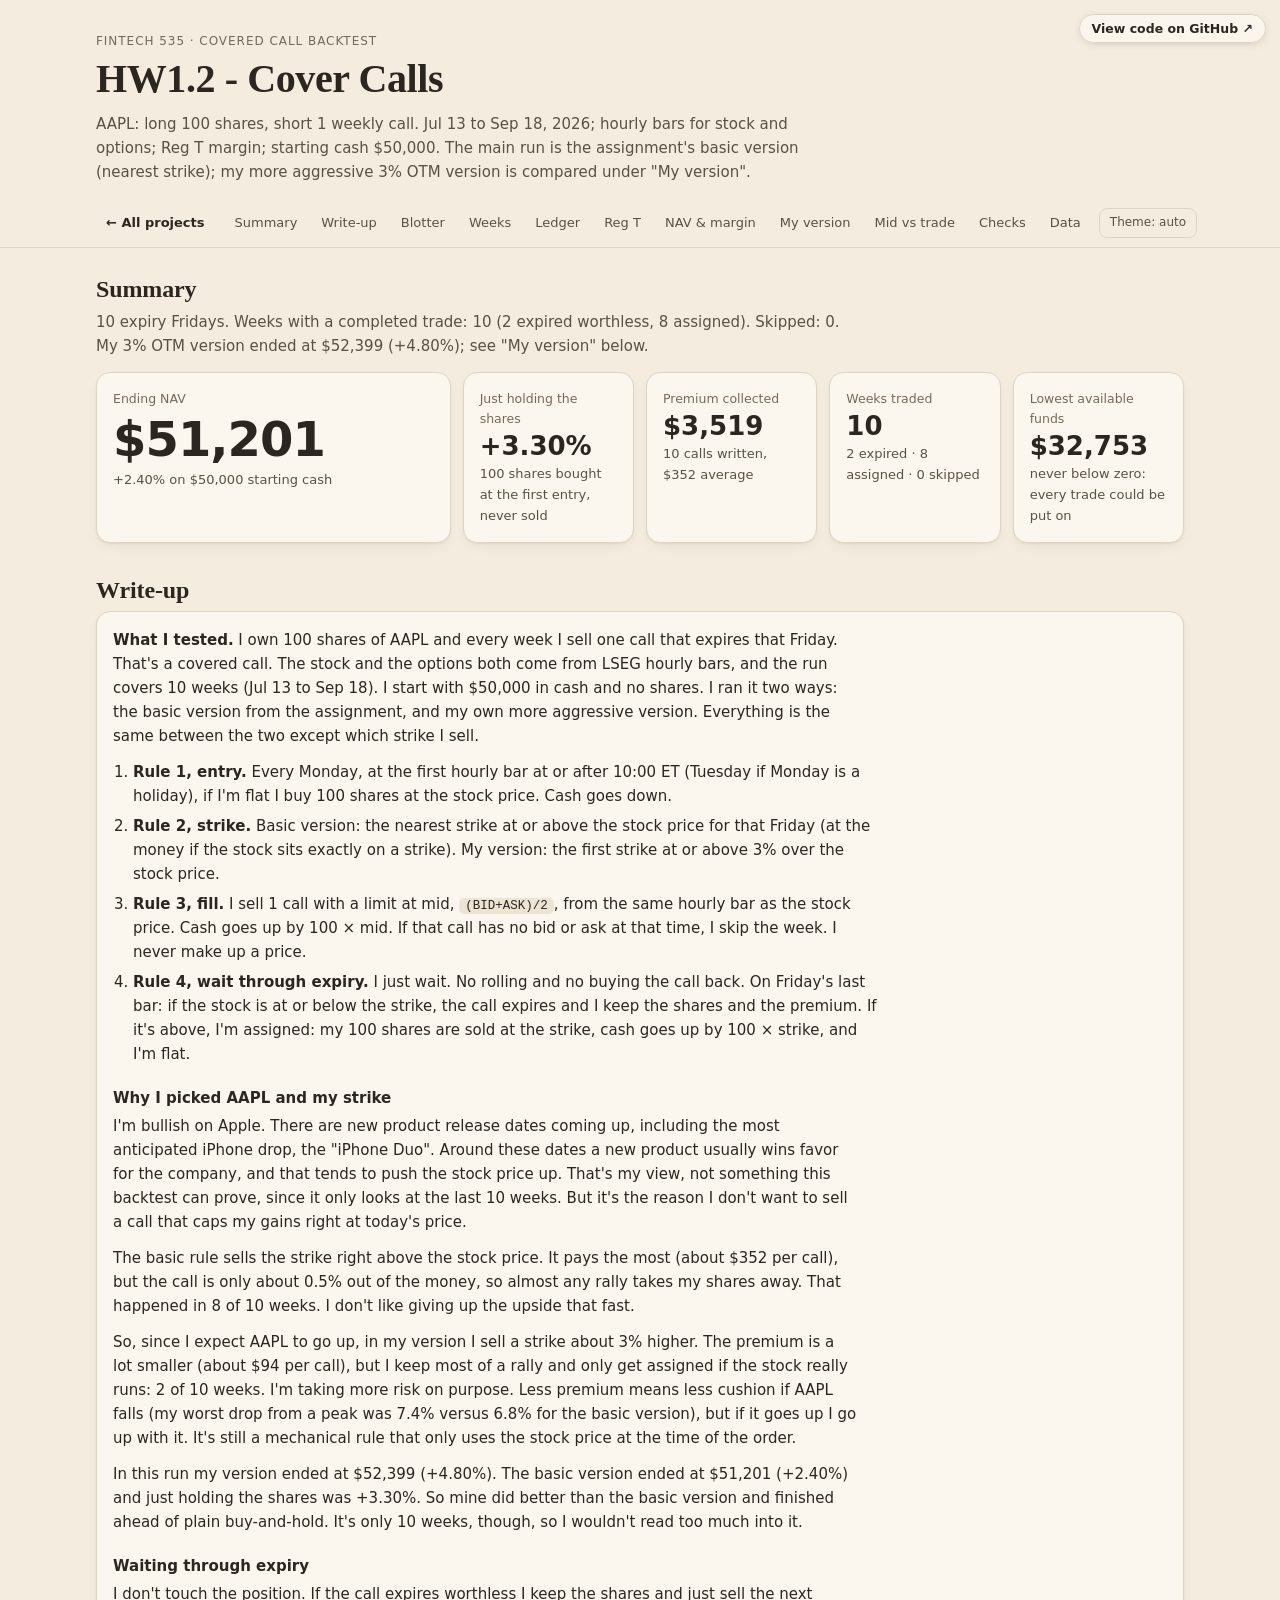
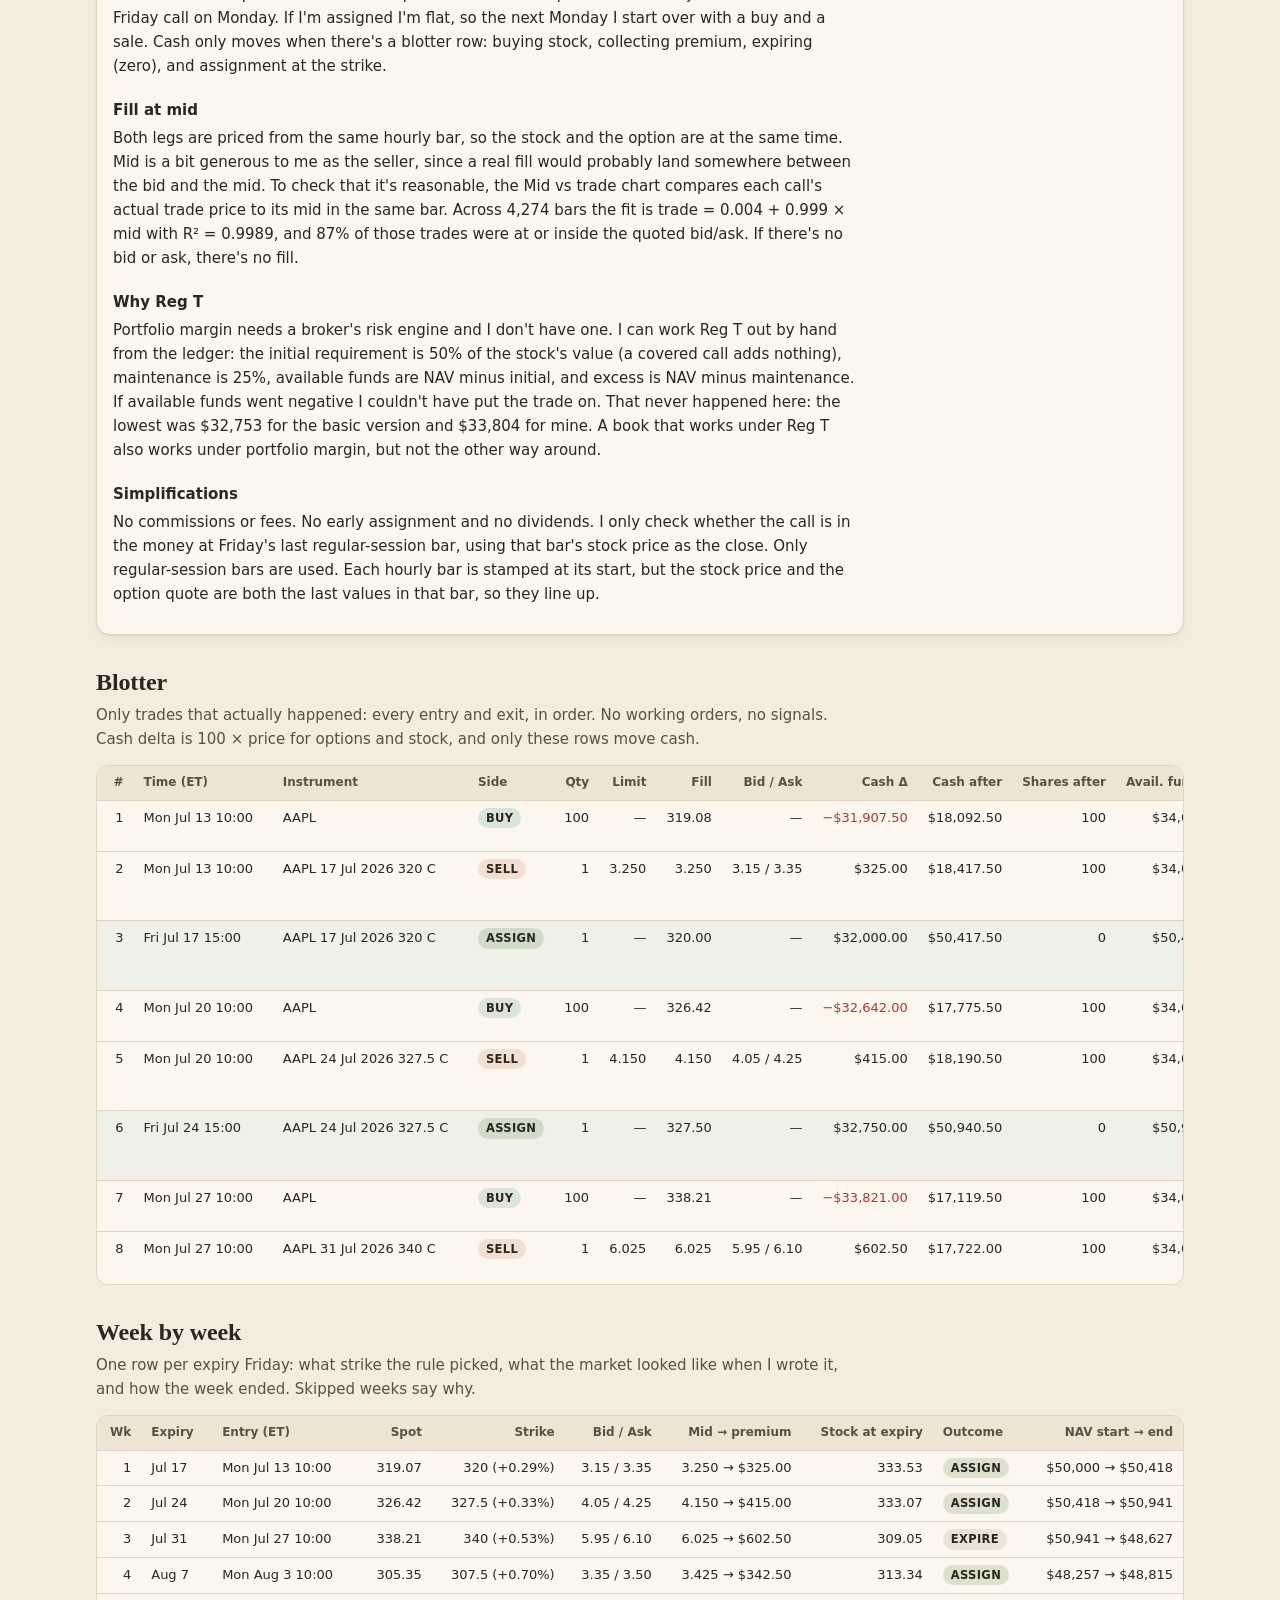
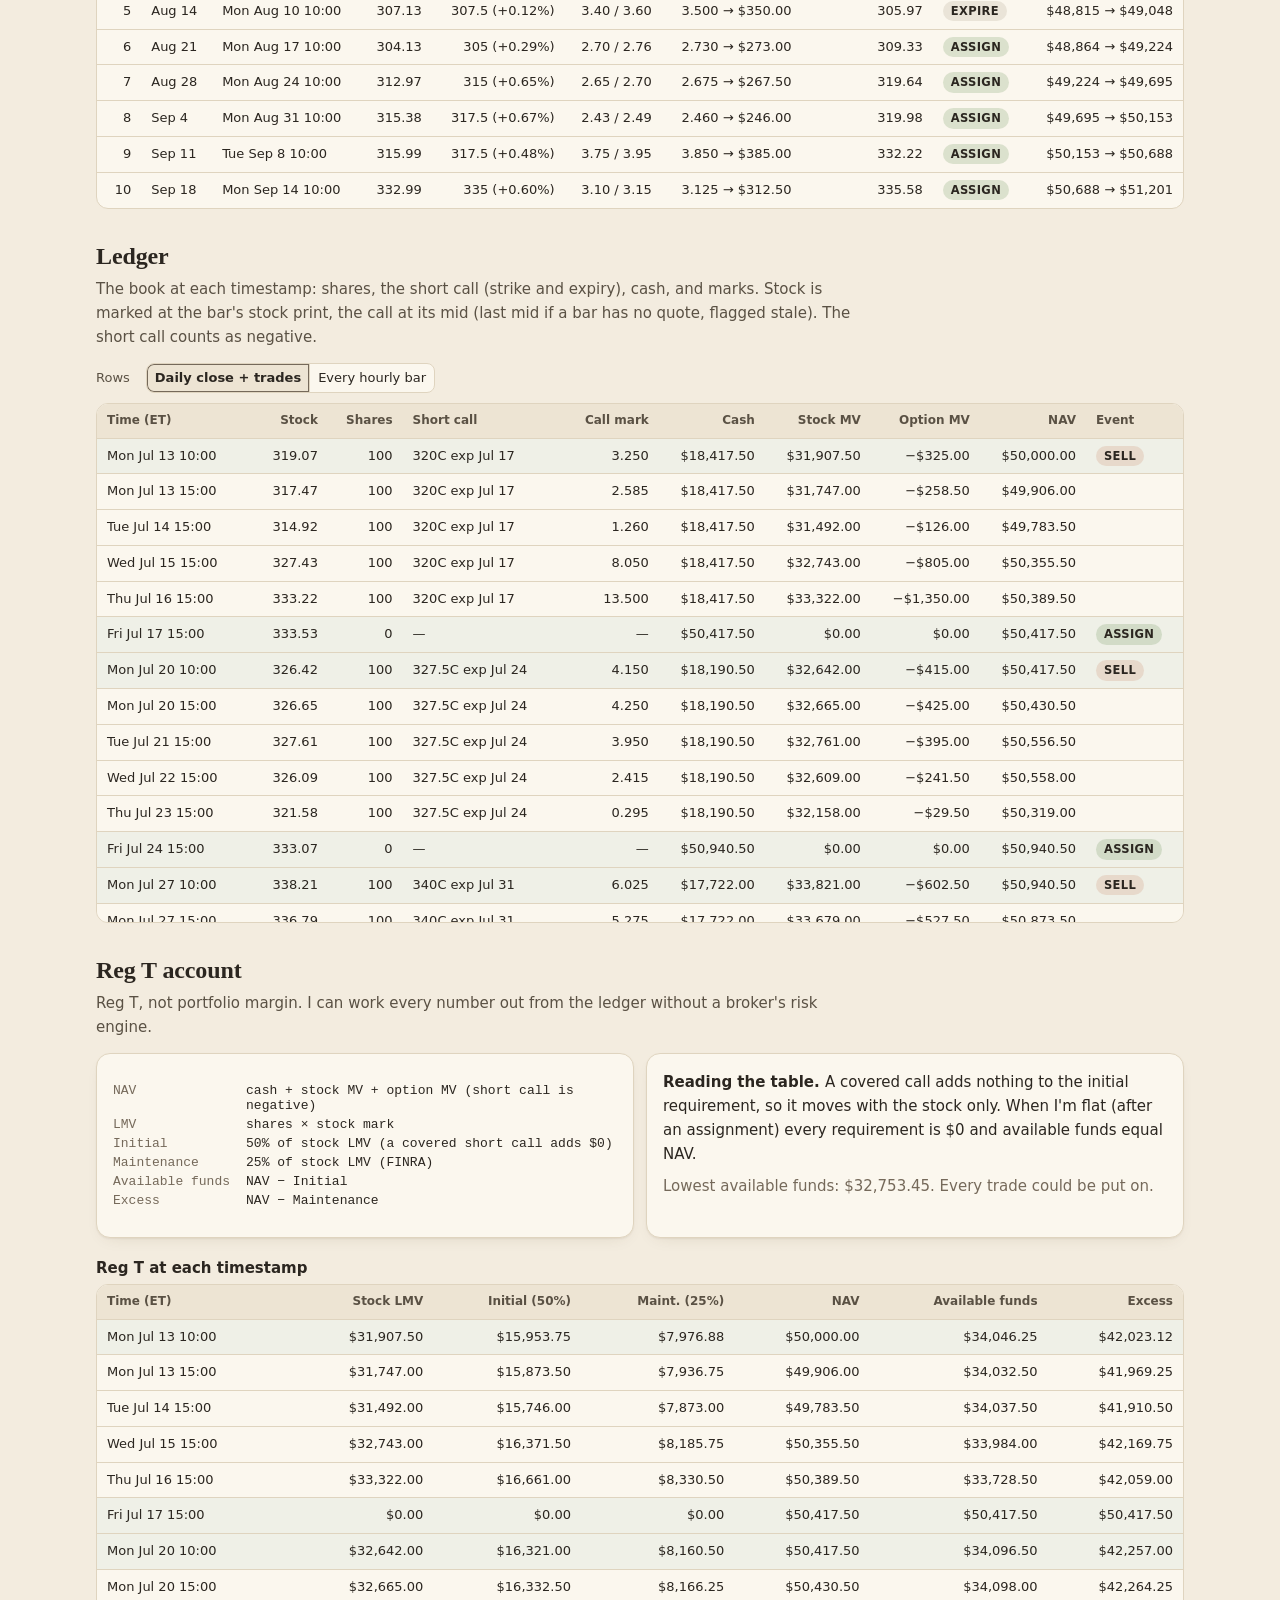
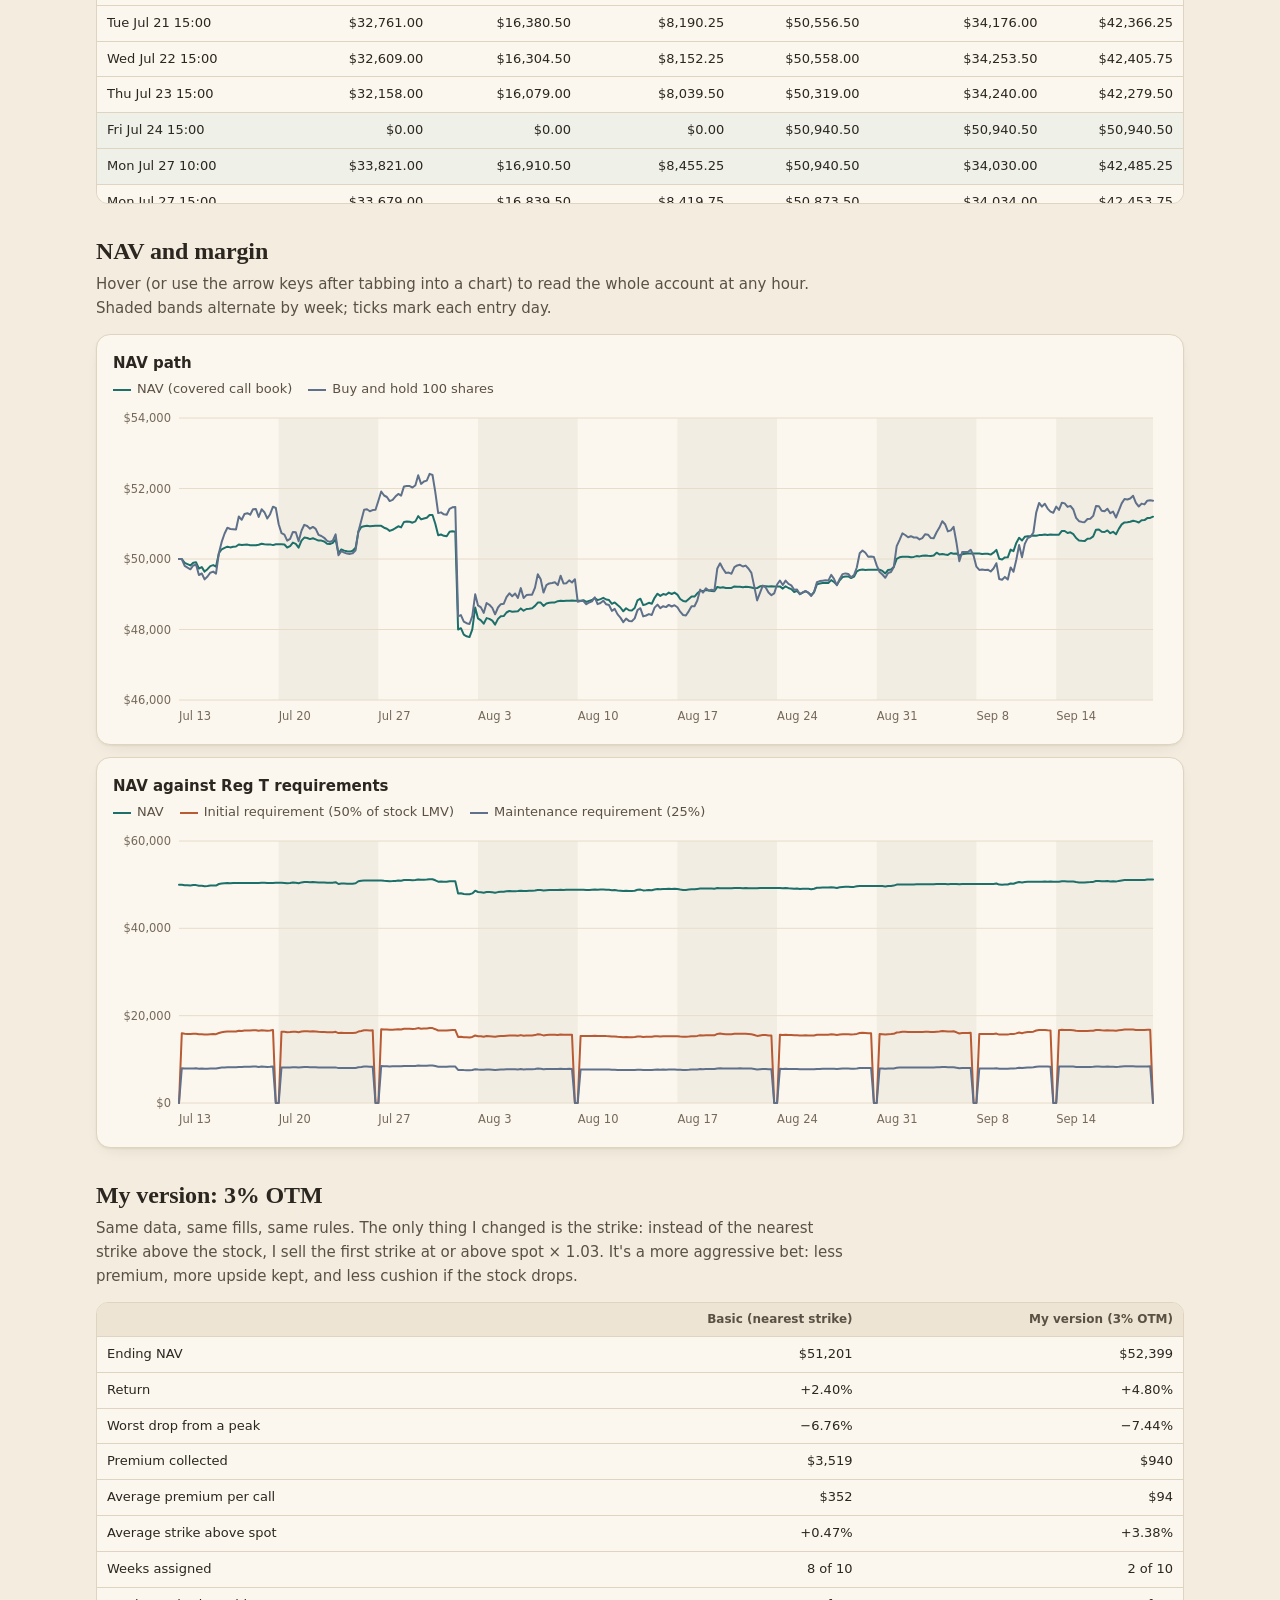
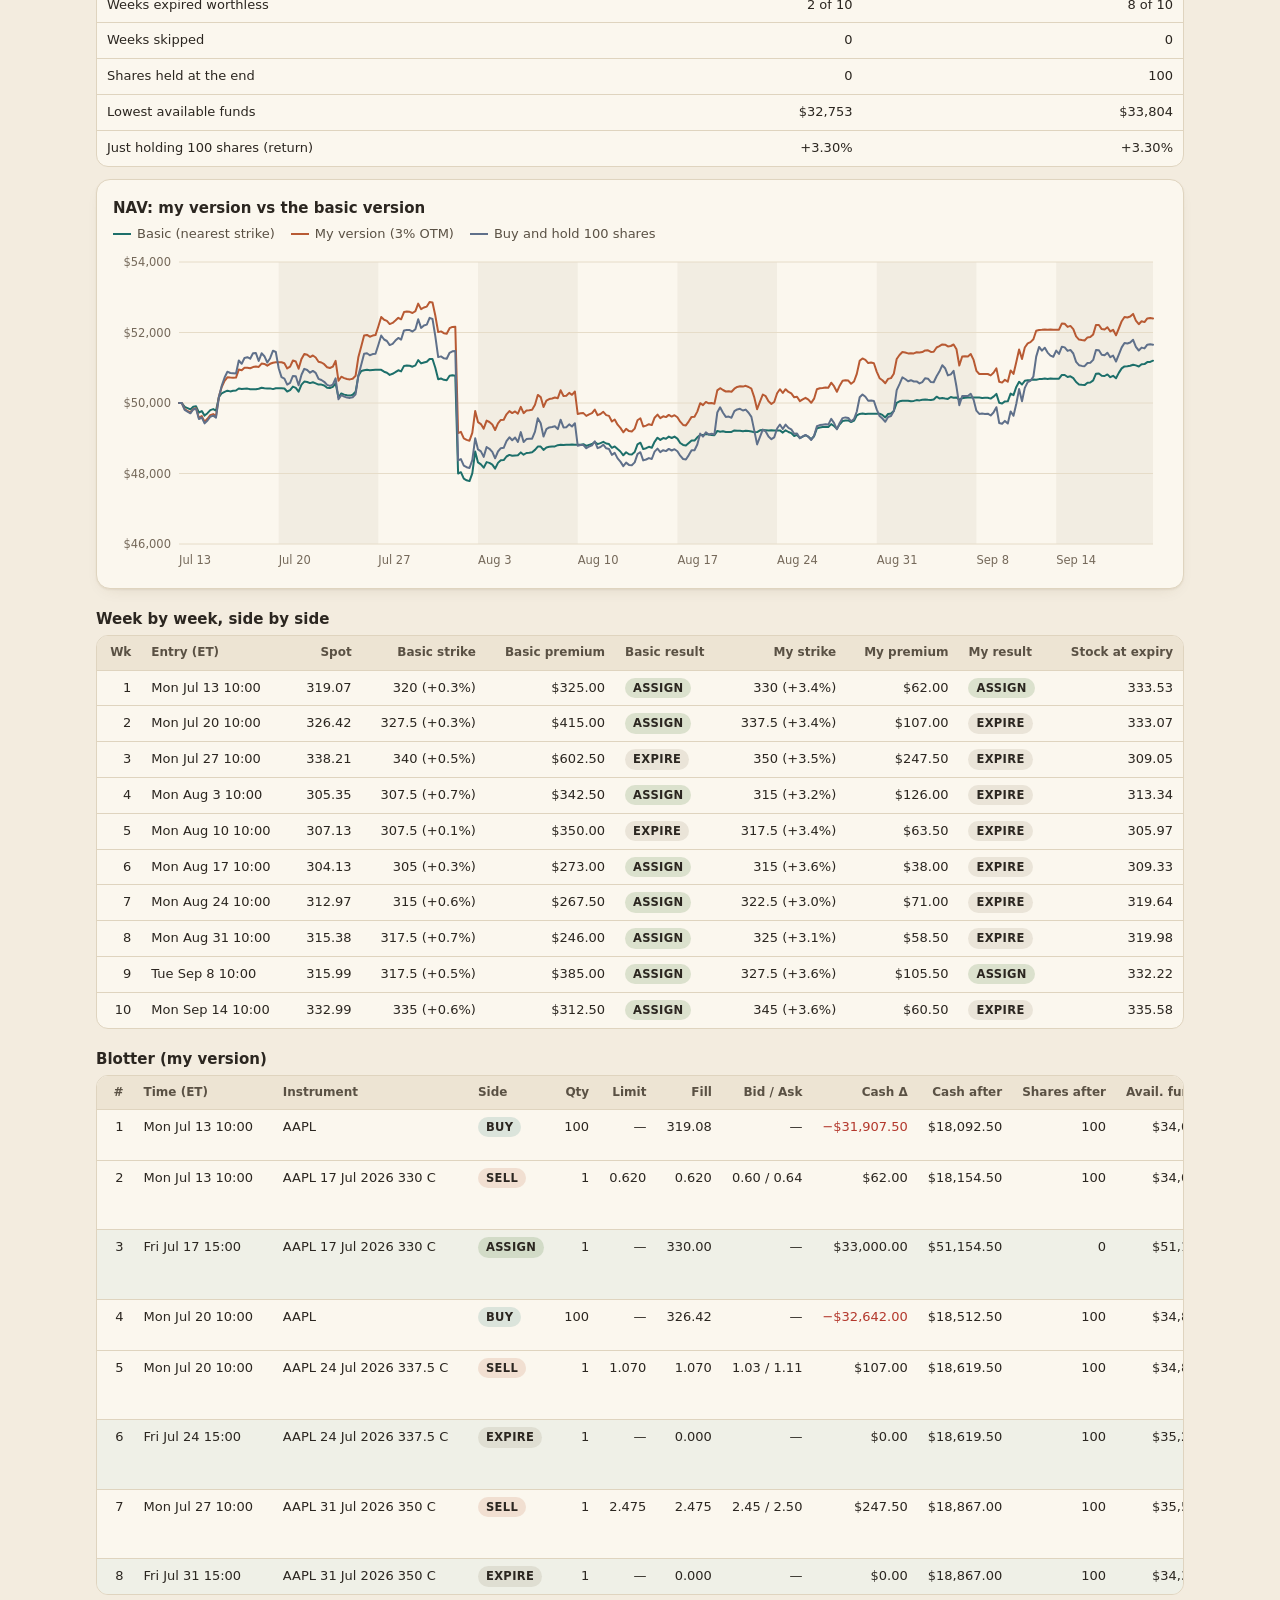
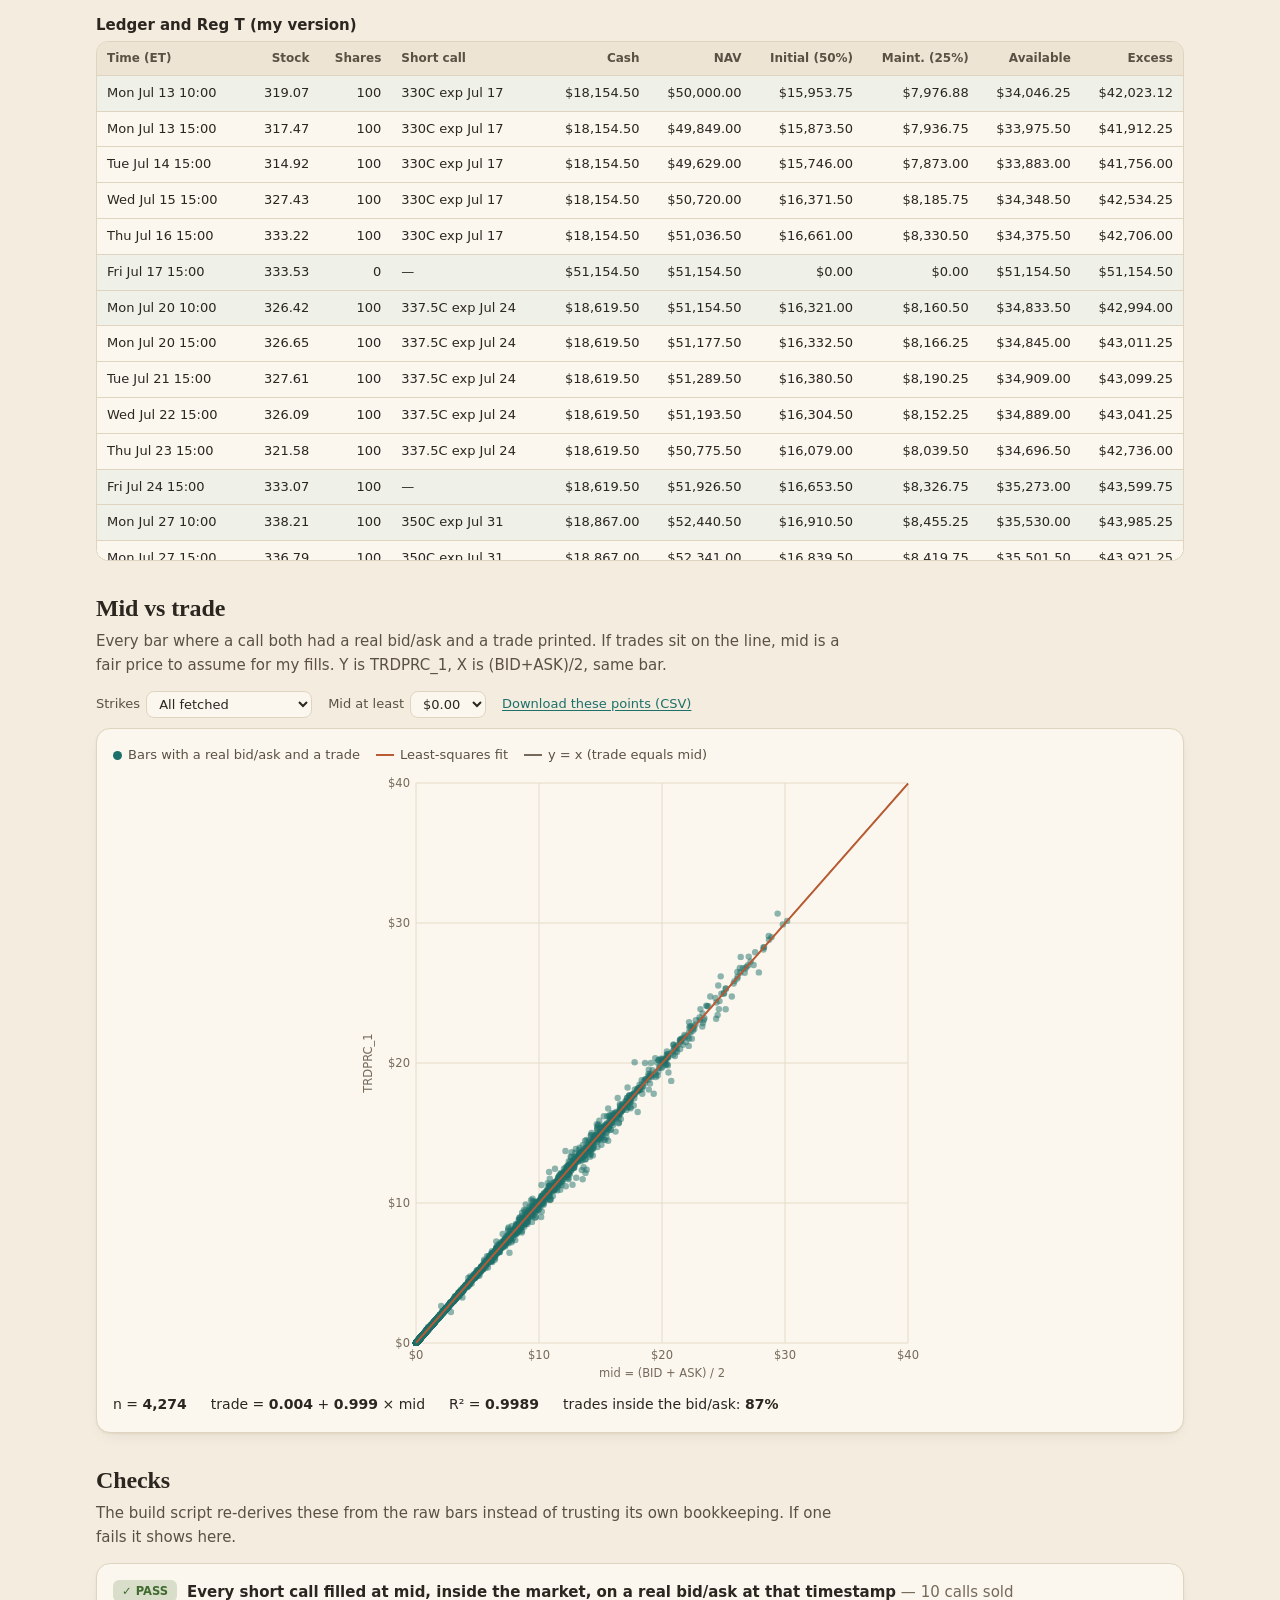
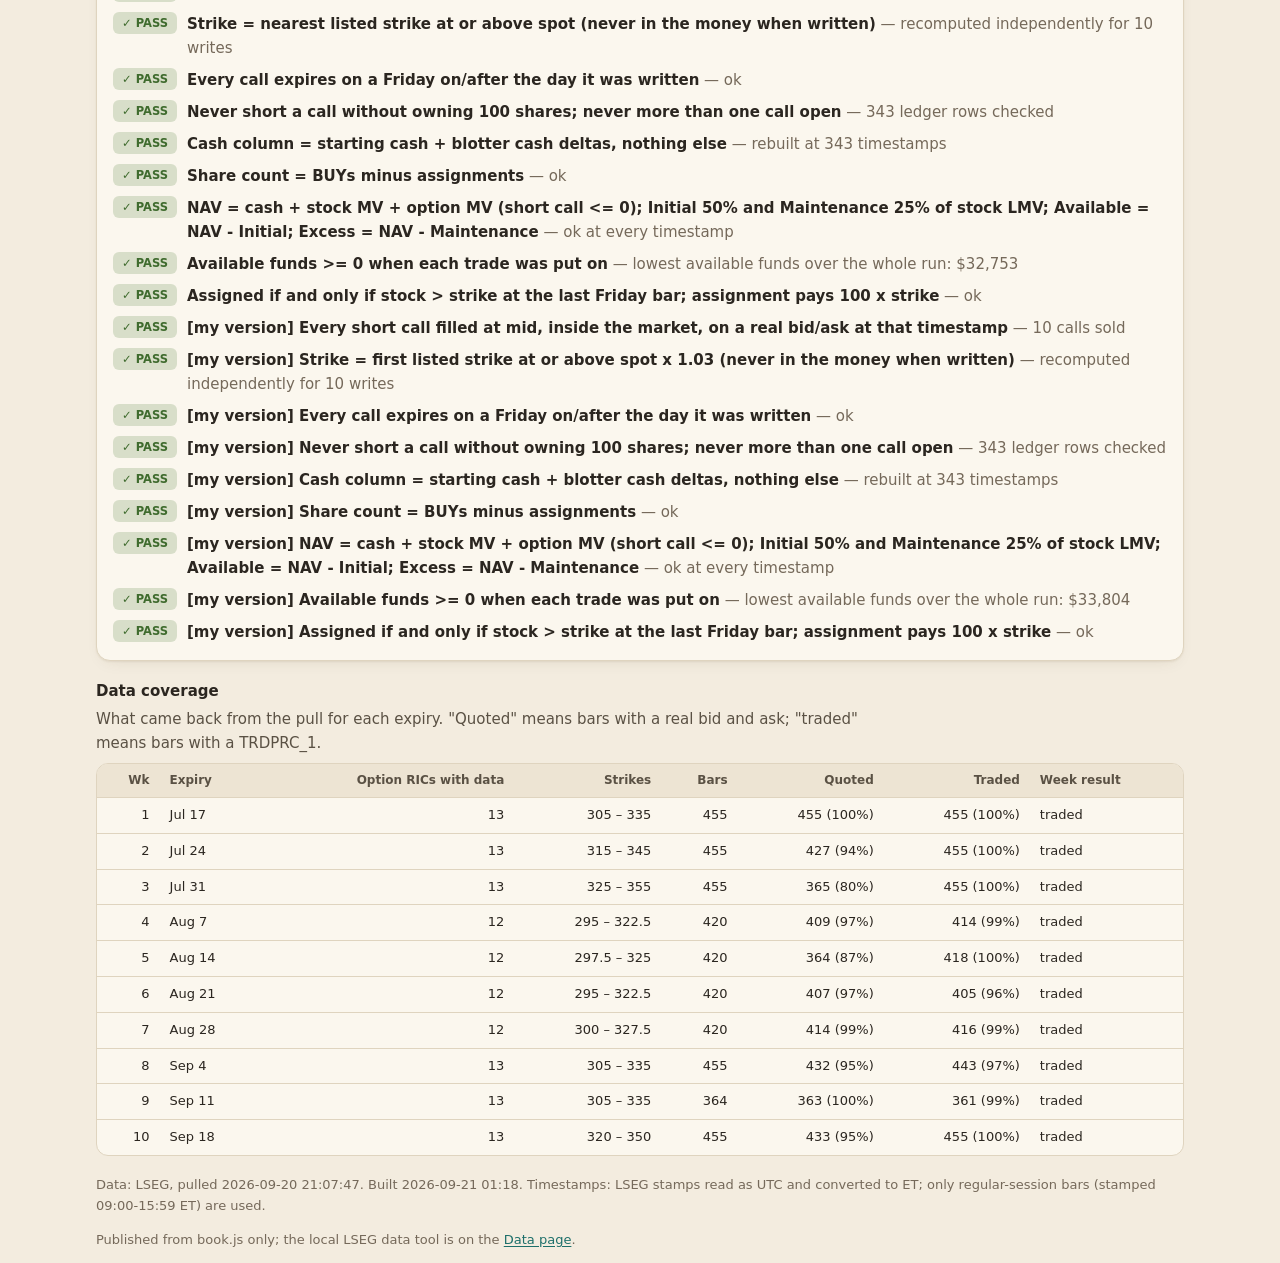
<file: hw1_2/index.html>
<!DOCTYPE html>
<html lang="en">
<head>
<meta charset="utf-8">
<meta name="viewport" content="width=device-width, initial-scale=1">
<title>HW1.2 - Cover Calls</title>
<link rel="stylesheet" href="style.css">
</head>
<body>
<!-- github-link -->
<a class="gh-src" href="https://github.com/BigJayJayHuang/FIN---Adv-Algo-Trading/tree/main/hw1_2" target="_blank" rel="noopener" aria-label="View this page's code on GitHub">View code on GitHub <span aria-hidden="true">&#8599;</span></a>
<style>
  .gh-src { position: fixed; top: 14px; right: 14px; z-index: 50; padding: 6px 12px; border-radius: 999px;
    font: 600 12.5px/1.2 ui-sans-serif, system-ui, -apple-system, "Segoe UI", Roboto, sans-serif; text-decoration: none;
    color: #2b2620; background: rgba(251, 247, 238, .92); border: 1px solid #dfd4bf; box-shadow: 0 2px 10px -4px rgba(80, 60, 20, .35); }
  .gh-src:hover { border-color: #1d6f6a; color: #1d6f6a; }
  .gh-src:focus-visible { outline: 2px solid #1d6f6a; outline-offset: 2px; }
  @media (prefers-color-scheme: dark) { .gh-src { color: #f2eadb; background: rgba(41, 36, 29, .92); border-color: #40382c; }
    .gh-src:hover { color: #4fb0a8; border-color: #4fb0a8; } }
  @media print { .gh-src { display: none; } }
</style>

<div id="demo-banner" class="demo" hidden>DEMO DATA: synthetic prices from demo_data.py, not LSEG. Do not turn this in.</div>

<header class="wrap hero">
  <p class="eyebrow">FINTECH 535 &middot; Covered call backtest</p>
  <h1 id="title">HW1.2 - Cover Calls</h1>
  <p class="sub" id="subtitle"></p>
</header>

<nav class="bar" aria-label="Sections">
  <div class="wrap">
    <a class="home" href="../index.html">&larr; All projects</a>
    <a href="#summary">Summary</a>
    <a href="#writeup">Write-up</a>
    <a href="#blotter">Blotter</a>
    <a href="#weeks">Weeks</a>
    <a href="#ledger">Ledger</a>
    <a href="#regt">Reg T</a>
    <a href="#nav">NAV &amp; margin</a>
    <a href="#mine">My version</a>
    <a href="#fills">Mid vs trade</a>
    <a href="#checks">Checks</a>
    <a href="data.html">Data</a>
    <span class="sp"></span>
    <button class="ghost" id="theme" type="button" aria-label="Change color theme">Theme: auto</button>
  </div>
</nav>

<main class="wrap">

  <section id="summary">
    <h2>Summary</h2>
    <p class="lede" id="summary-lede"></p>
    <div class="tiles" id="tiles"></div>
  </section>

  <section id="writeup">
    <h2>Write-up</h2>
    <div class="card prose" id="writeup-body"></div>
  </section>

  <section id="blotter">
    <h2>Blotter</h2>
    <p class="lede">Only trades that actually happened: every entry and exit, in order. No working orders, no signals. Cash delta is 100 &times; price for options and stock, and only these rows move cash.</p>
    <div class="tbl" id="blotter-tbl"></div>
  </section>

  <section id="weeks">
    <h2>Week by week</h2>
    <p class="lede">One row per expiry Friday: what strike the rule picked, what the market looked like when I wrote it, and how the week ended. Skipped weeks say why.</p>
    <div class="tbl short" id="weeks-tbl"></div>
    <ul class="skiplist" id="skips"></ul>
  </section>

  <section id="ledger">
    <h2>Ledger</h2>
    <p class="lede">The book at each timestamp: shares, the short call (strike and expiry), cash, and marks. Stock is marked at the bar's stock print, the call at its mid (last mid if a bar has no quote, flagged stale). The short call counts as negative.</p>
    <div class="controls">
      <span>Rows</span>
      <span class="seg" role="group" aria-label="Ledger rows">
        <button type="button" data-rows="daily" aria-pressed="true">Daily close + trades</button>
        <button type="button" data-rows="all" aria-pressed="false">Every hourly bar</button>
      </span>
    </div>
    <div class="tbl" id="ledger-tbl"></div>
  </section>

  <section id="regt">
    <h2>Reg T account</h2>
    <p class="lede">Reg T, not portfolio margin. I can work every number out from the ledger without a broker's risk engine.</p>
    <div class="two">
      <div class="card">
        <dl class="formula">
          <dt>NAV</dt><dd>cash + stock MV + option MV (short call is negative)</dd>
          <dt>LMV</dt><dd>shares &times; stock mark</dd>
          <dt>Initial</dt><dd>50% of stock LMV (a covered short call adds $0)</dd>
          <dt>Maintenance</dt><dd>25% of stock LMV (FINRA)</dd>
          <dt>Available funds</dt><dd>NAV &minus; Initial</dd>
          <dt>Excess</dt><dd>NAV &minus; Maintenance</dd>
        </dl>
      </div>
      <div class="card" id="regt-note"></div>
    </div>
    <h3>Reg T at each timestamp</h3>
    <div class="tbl" id="regt-tbl"></div>
  </section>

  <section id="nav">
    <h2>NAV and margin</h2>
    <p class="lede">Hover (or use the arrow keys after tabbing into a chart) to read the whole account at any hour. Shaded bands alternate by week; ticks mark each entry day.</p>
    <div class="card">
      <h3 style="margin-top:0">NAV path</h3>
      <div class="legend" id="lg-nav"></div>
      <div class="chart" id="ch-nav"></div>
    </div>
    <div class="card" style="margin-top:12px">
      <h3 style="margin-top:0">NAV against Reg T requirements</h3>
      <div class="legend" id="lg-margin"></div>
      <div class="chart" id="ch-margin"></div>
    </div>
  </section>

  <section id="mine">
    <h2>My version: <span id="mine-name"></span></h2>
    <p class="lede" id="mine-lede"></p>
    <div class="tbl short" id="cmp-tbl"></div>
    <div class="card" style="margin-top:12px">
      <h3 style="margin-top:0">NAV: my version vs the basic version</h3>
      <div class="legend" id="lg-mine"></div>
      <div class="chart" id="ch-mine"></div>
    </div>
    <h3>Week by week, side by side</h3>
    <div class="tbl short" id="cmp-weeks"></div>
    <ul class="skiplist" id="mine-skips"></ul>
    <h3>Blotter (my version)</h3>
    <div class="tbl" id="mine-blotter"></div>
    <h3>Ledger and Reg T (my version)</h3>
    <div class="tbl" id="mine-ledger"></div>
  </section>

  <section id="fills">
    <h2>Mid vs trade</h2>
    <p class="lede">Every bar where a call both had a real bid/ask and a trade printed. If trades sit on the line, mid is a fair price to assume for my fills. Y is TRDPRC_1, X is (BID+ASK)/2, same bar.</p>
    <div class="controls">
      <label>Strikes <select id="f-money">
        <option value="99">All fetched</option>
        <option value="0.03">Within 3% of spot</option>
        <option value="0.015">Within 1.5% of spot</option>
      </select></label>
      <label>Mid at least <select id="f-mid">
        <option value="0">$0.00</option>
        <option value="0.10">$0.10</option>
        <option value="0.50">$0.50</option>
        <option value="1">$1.00</option>
      </select></label>
      <a href="#" id="dl-csv">Download these points (CSV)</a>
    </div>
    <div class="card">
      <div class="legend" id="lg-sc"></div>
      <div class="chart" id="ch-sc"></div>
      <div class="stat" id="sc-stat"></div>
    </div>
  </section>

  <section id="checks">
    <h2>Checks</h2>
    <p class="lede">The build script re-derives these from the raw bars instead of trusting its own bookkeeping. If one fails it shows here.</p>
    <div class="card"><ul class="checks" id="checks-list"></ul></div>
    <h3>Data coverage</h3>
    <p class="lede" style="margin-bottom:8px">What came back from the pull for each expiry. "Quoted" means bars with a real bid and ask; "traded" means bars with a TRDPRC_1.</p>
    <div class="tbl short" id="cov-tbl"></div>
  </section>

</main>

<footer class="wrap" id="foot"></footer>

<script src="book.js"></script>
<script src="app.js"></script>
</body>
</html>
</file>
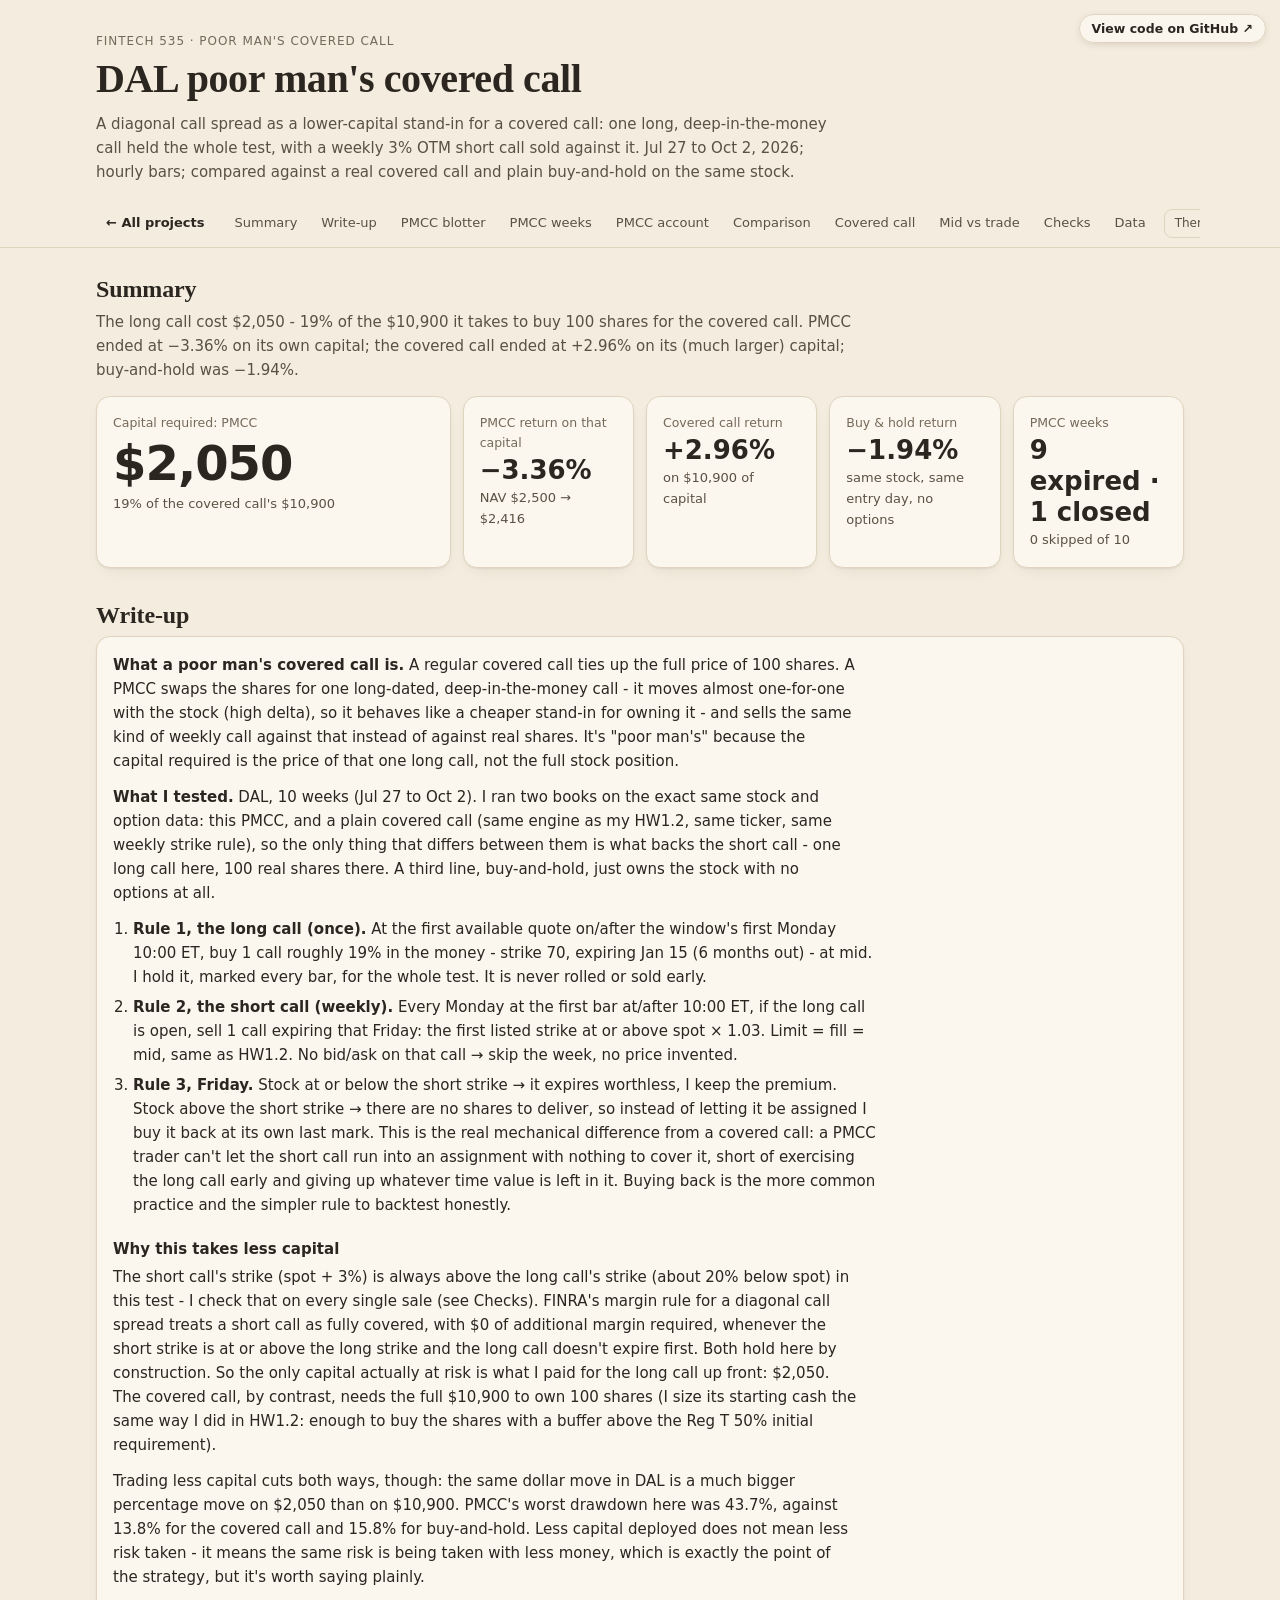
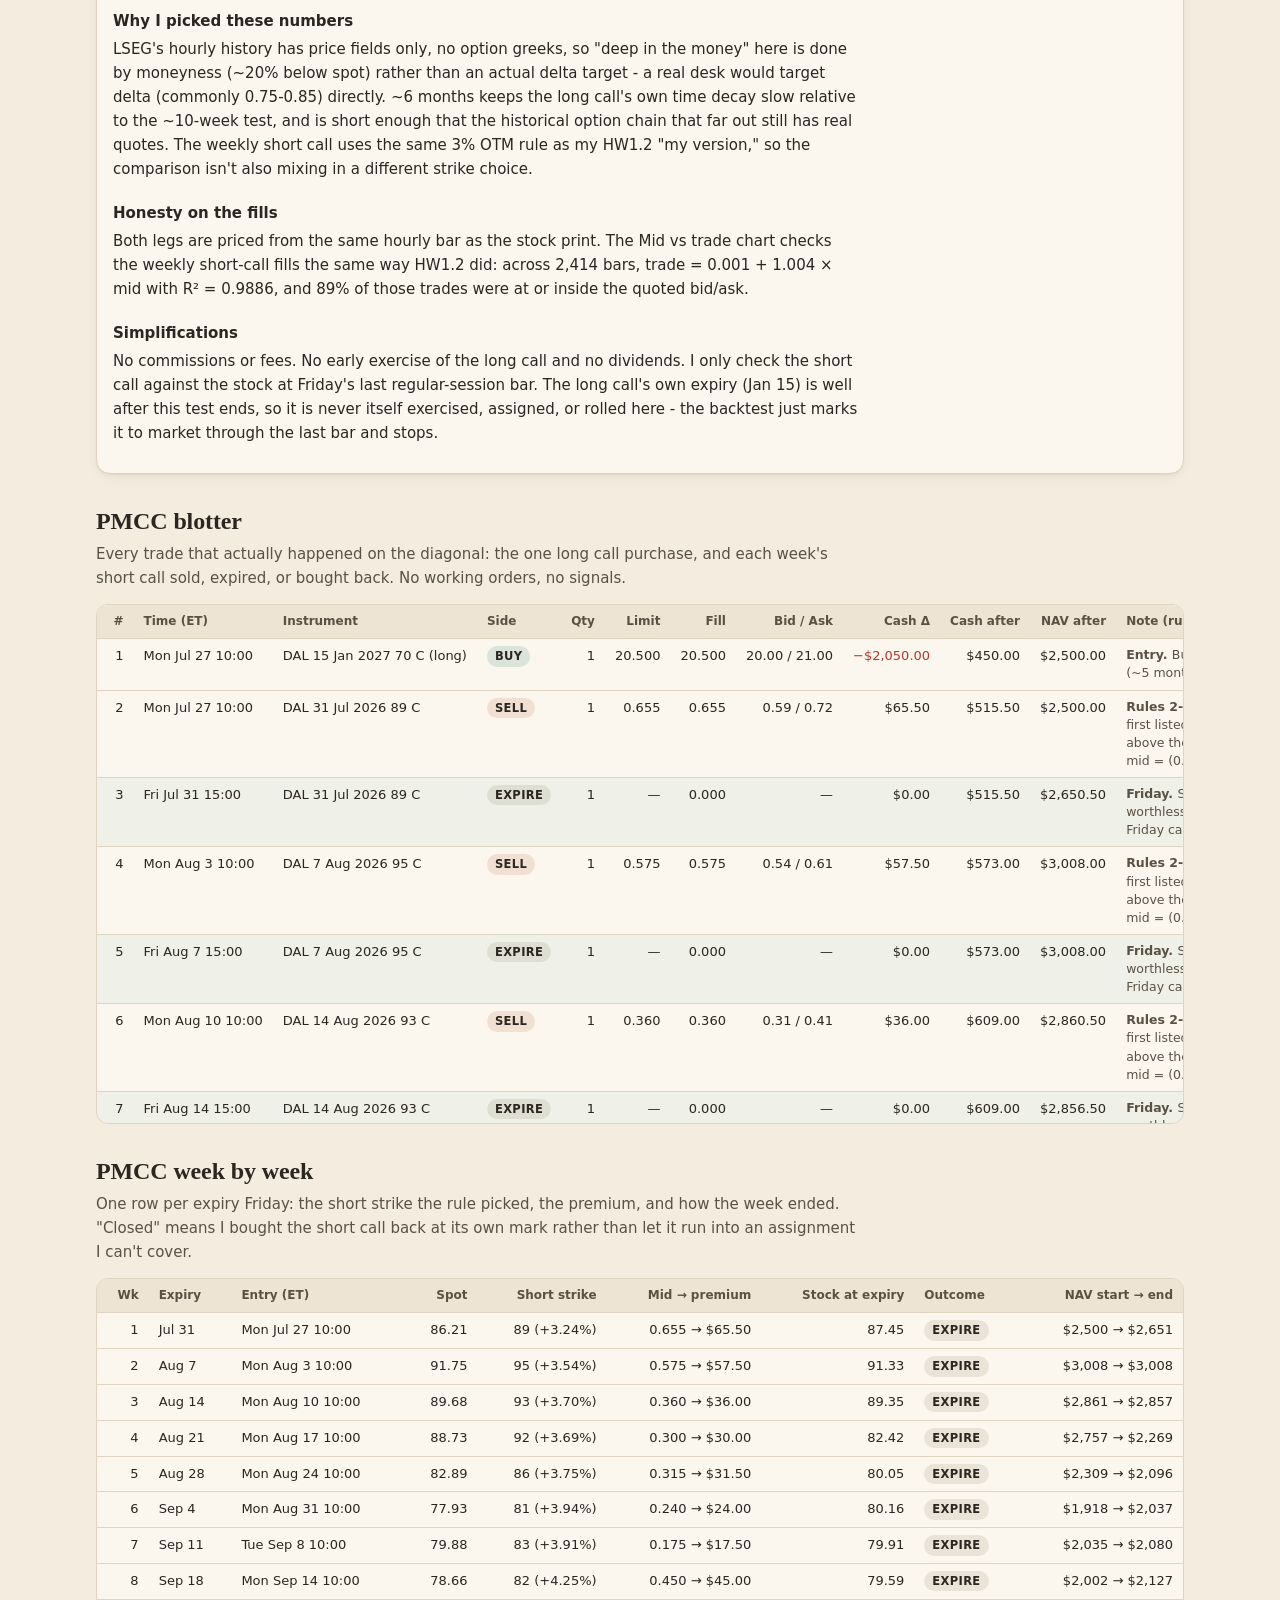
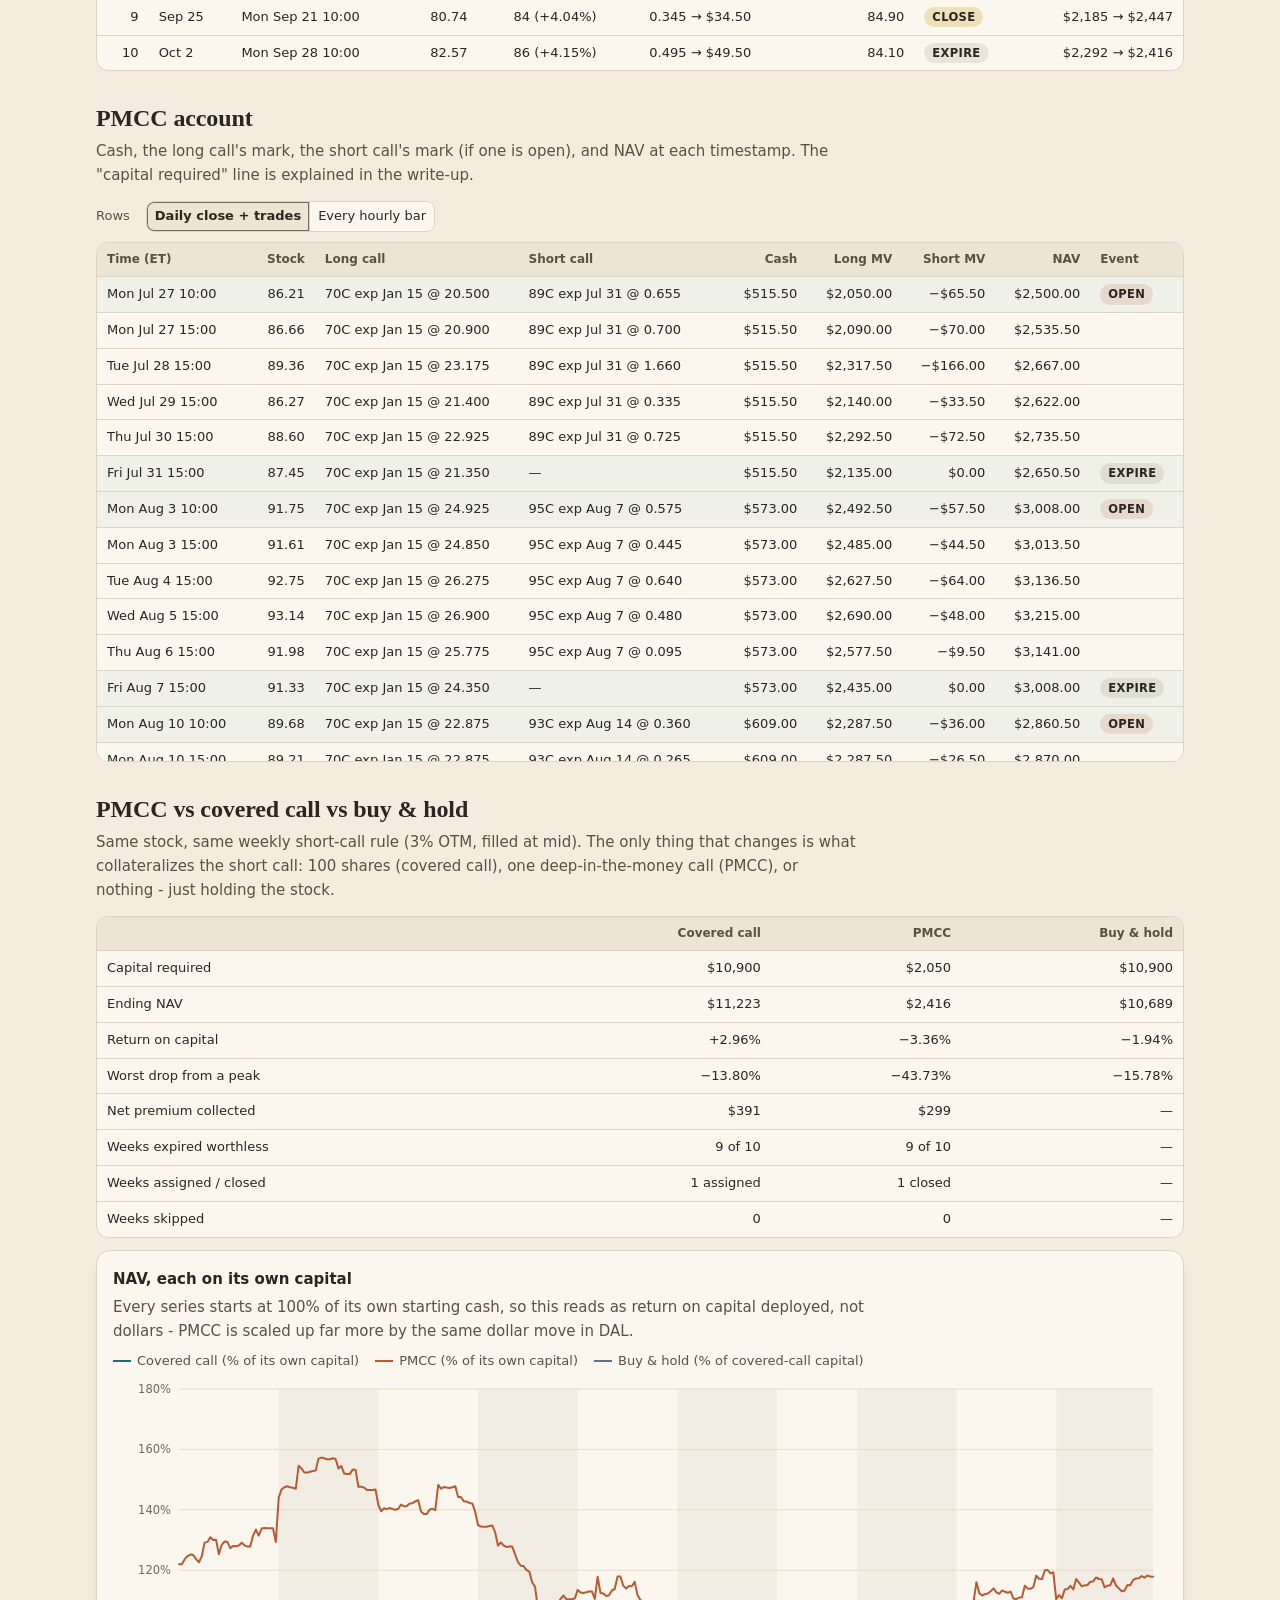
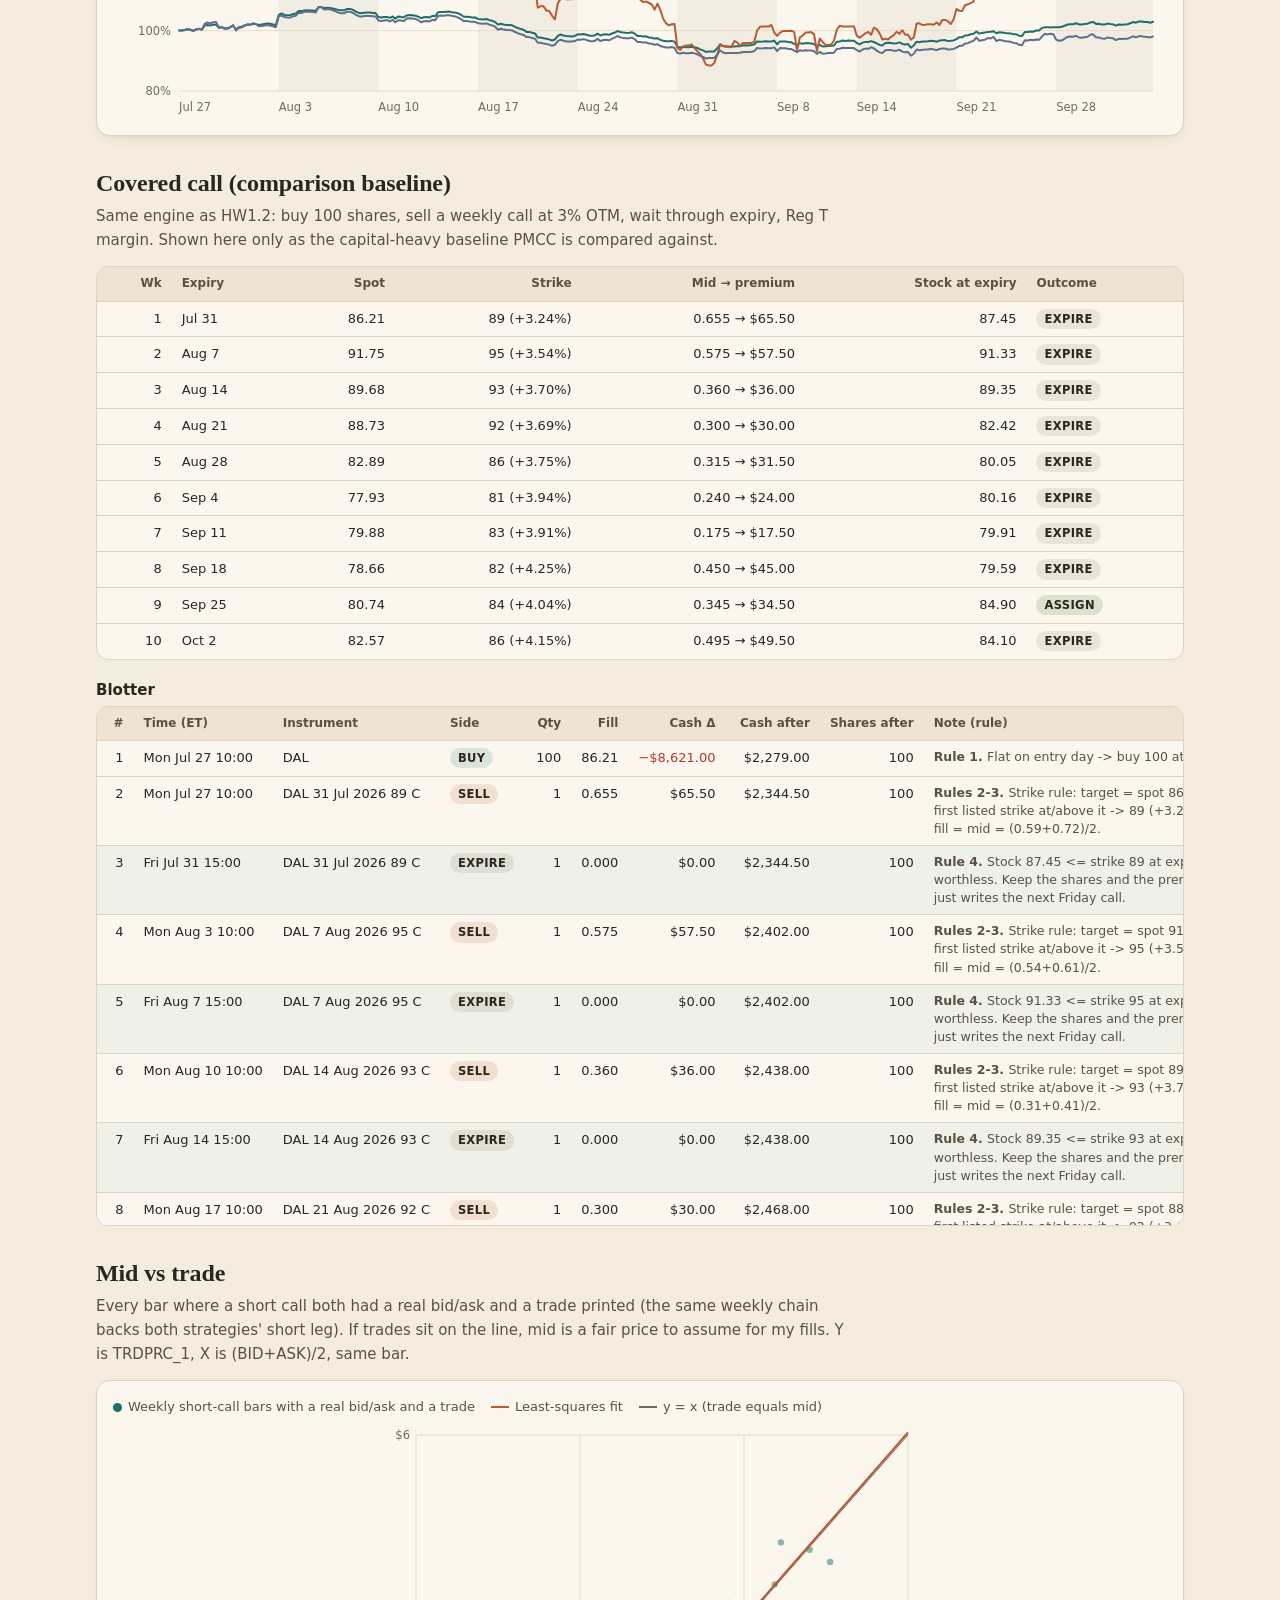
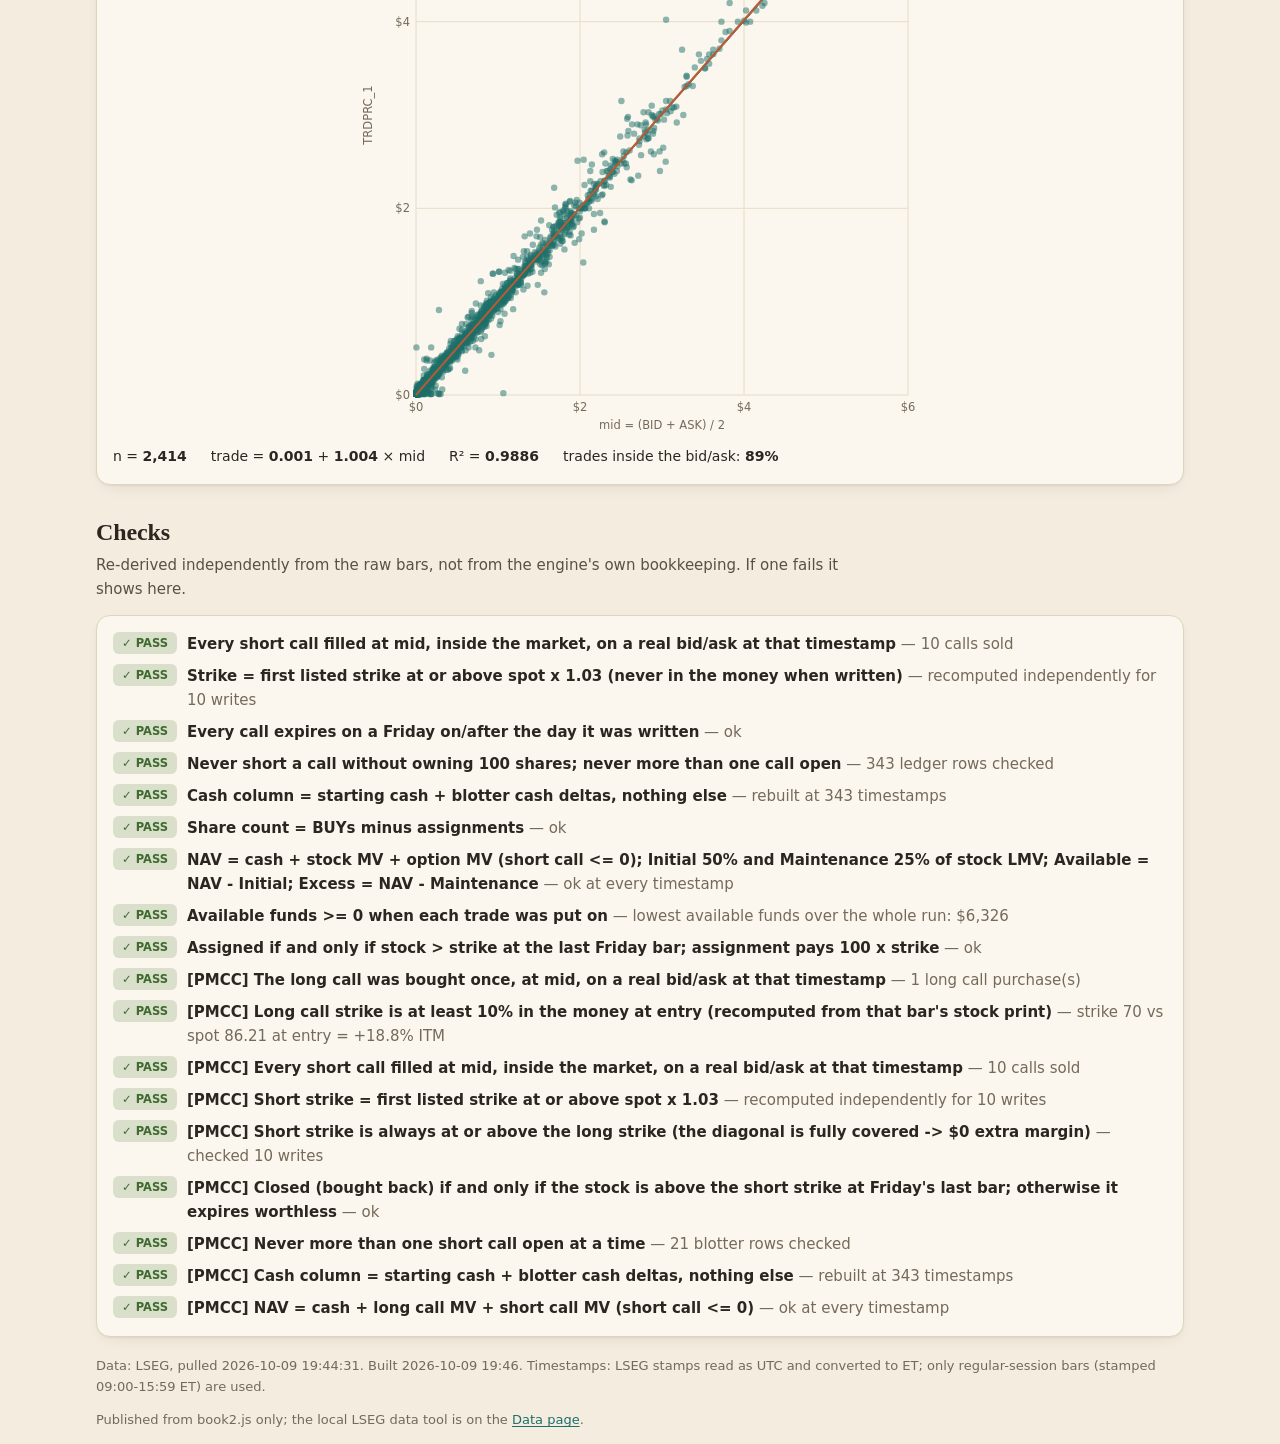
<file: hw2/index.html>
<!DOCTYPE html>
<html lang="en">
<head>
<meta charset="utf-8">
<meta name="viewport" content="width=device-width, initial-scale=1">
<title>HW2 - Poor Man's Covered Call</title>
<link rel="stylesheet" href="style.css">
</head>
<body>
<!-- github-link -->
<a class="gh-src" href="https://github.com/BigJayJayHuang/FIN---Adv-Algo-Trading/tree/main/hw2" target="_blank" rel="noopener" aria-label="View this page's code on GitHub">View code on GitHub <span aria-hidden="true">&#8599;</span></a>
<style>
  .gh-src { position: fixed; top: 14px; right: 14px; z-index: 50; padding: 6px 12px; border-radius: 999px;
    font: 600 12.5px/1.2 ui-sans-serif, system-ui, -apple-system, "Segoe UI", Roboto, sans-serif; text-decoration: none;
    color: #2b2620; background: rgba(251, 247, 238, .92); border: 1px solid #dfd4bf; box-shadow: 0 2px 10px -4px rgba(80, 60, 20, .35); }
  .gh-src:hover { border-color: #1d6f6a; color: #1d6f6a; }
  .gh-src:focus-visible { outline: 2px solid #1d6f6a; outline-offset: 2px; }
  @media (prefers-color-scheme: dark) { .gh-src { color: #f2eadb; background: rgba(41, 36, 29, .92); border-color: #40382c; }
    .gh-src:hover { color: #4fb0a8; border-color: #4fb0a8; } }
  @media print { .gh-src { display: none; } }
</style>

<div id="demo-banner" class="demo" hidden>DEMO DATA: synthetic prices from demo_data2.py, not LSEG. Do not turn this in.</div>

<header class="wrap hero">
  <p class="eyebrow">FINTECH 535 &middot; Poor man's covered call</p>
  <h1 id="title">HW2 - Poor Man's Covered Call</h1>
  <p class="sub" id="subtitle"></p>
</header>

<nav class="bar" aria-label="Sections">
  <div class="wrap">
    <a class="home" href="../index.html">&larr; All projects</a>
    <a href="#summary">Summary</a>
    <a href="#writeup">Write-up</a>
    <a href="#pmcc-blotter">PMCC blotter</a>
    <a href="#pmcc-weeks">PMCC weeks</a>
    <a href="#pmcc-ledger">PMCC account</a>
    <a href="#compare">Comparison</a>
    <a href="#cc">Covered call</a>
    <a href="#fills">Mid vs trade</a>
    <a href="#checks">Checks</a>
    <a href="data.html">Data</a>
    <span class="sp"></span>
    <button class="ghost" id="theme" type="button" aria-label="Change color theme">Theme: auto</button>
  </div>
</nav>

<main class="wrap">

  <section id="summary">
    <h2>Summary</h2>
    <p class="lede" id="summary-lede"></p>
    <div class="tiles" id="tiles"></div>
  </section>

  <section id="writeup">
    <h2>Write-up</h2>
    <div class="card prose" id="writeup-body"></div>
  </section>

  <section id="pmcc-blotter">
    <h2>PMCC blotter</h2>
    <p class="lede">Every trade that actually happened on the diagonal: the one long call purchase, and each week's short call sold, expired, or bought back. No working orders, no signals.</p>
    <div class="tbl" id="pmcc-blotter-tbl"></div>
  </section>

  <section id="pmcc-weeks">
    <h2>PMCC week by week</h2>
    <p class="lede">One row per expiry Friday: the short strike the rule picked, the premium, and how the week ended. "Closed" means I bought the short call back at its own mark rather than let it run into an assignment I can't cover.</p>
    <div class="tbl short" id="pmcc-weeks-tbl"></div>
    <ul class="skiplist" id="pmcc-skips"></ul>
  </section>

  <section id="pmcc-ledger">
    <h2>PMCC account</h2>
    <p class="lede">Cash, the long call's mark, the short call's mark (if one is open), and NAV at each timestamp. The "capital required" line is explained in the write-up.</p>
    <div class="controls">
      <span>Rows</span>
      <span class="seg" role="group" aria-label="Ledger rows">
        <button type="button" data-rows="daily" aria-pressed="true">Daily close + trades</button>
        <button type="button" data-rows="all" aria-pressed="false">Every hourly bar</button>
      </span>
    </div>
    <div class="tbl" id="pmcc-ledger-tbl"></div>
  </section>

  <section id="compare">
    <h2>PMCC vs covered call vs buy &amp; hold</h2>
    <p class="lede">Same stock, same weekly short-call rule (3% OTM, filled at mid). The only thing that changes is what collateralizes the short call: 100 shares (covered call), one deep-in-the-money call (PMCC), or nothing - just holding the stock.</p>
    <div class="tbl short" id="cmp-tbl"></div>
    <div class="card" style="margin-top:12px">
      <h3 style="margin-top:0">NAV, each on its own capital</h3>
      <p class="lede" style="margin-bottom:8px">Every series starts at 100% of its own starting cash, so this reads as return on capital deployed, not dollars - PMCC is scaled up far more by the same dollar move in DAL.</p>
      <div class="legend" id="lg-cmp"></div>
      <div class="chart" id="ch-cmp"></div>
    </div>
  </section>

  <section id="cc">
    <h2>Covered call (comparison baseline)</h2>
    <p class="lede">Same engine as HW1.2: buy 100 shares, sell a weekly call at 3% OTM, wait through expiry, Reg T margin. Shown here only as the capital-heavy baseline PMCC is compared against.</p>
    <div class="tbl short" id="cc-weeks-tbl"></div>
    <ul class="skiplist" id="cc-skips"></ul>
    <h3>Blotter</h3>
    <div class="tbl" id="cc-blotter-tbl"></div>
  </section>

  <section id="fills">
    <h2>Mid vs trade</h2>
    <p class="lede">Every bar where a short call both had a real bid/ask and a trade printed (the same weekly chain backs both strategies' short leg). If trades sit on the line, mid is a fair price to assume for my fills. Y is TRDPRC_1, X is (BID+ASK)/2, same bar.</p>
    <div class="card">
      <div class="legend" id="lg-sc"></div>
      <div class="chart" id="ch-sc"></div>
      <div class="stat" id="sc-stat"></div>
    </div>
  </section>

  <section id="checks">
    <h2>Checks</h2>
    <p class="lede">Re-derived independently from the raw bars, not from the engine's own bookkeeping. If one fails it shows here.</p>
    <div class="card"><ul class="checks" id="checks-list"></ul></div>
  </section>

</main>

<footer class="wrap" id="foot"></footer>

<script src="book2.js"></script>
<script src="app.js"></script>
</body>
</html>
</file>
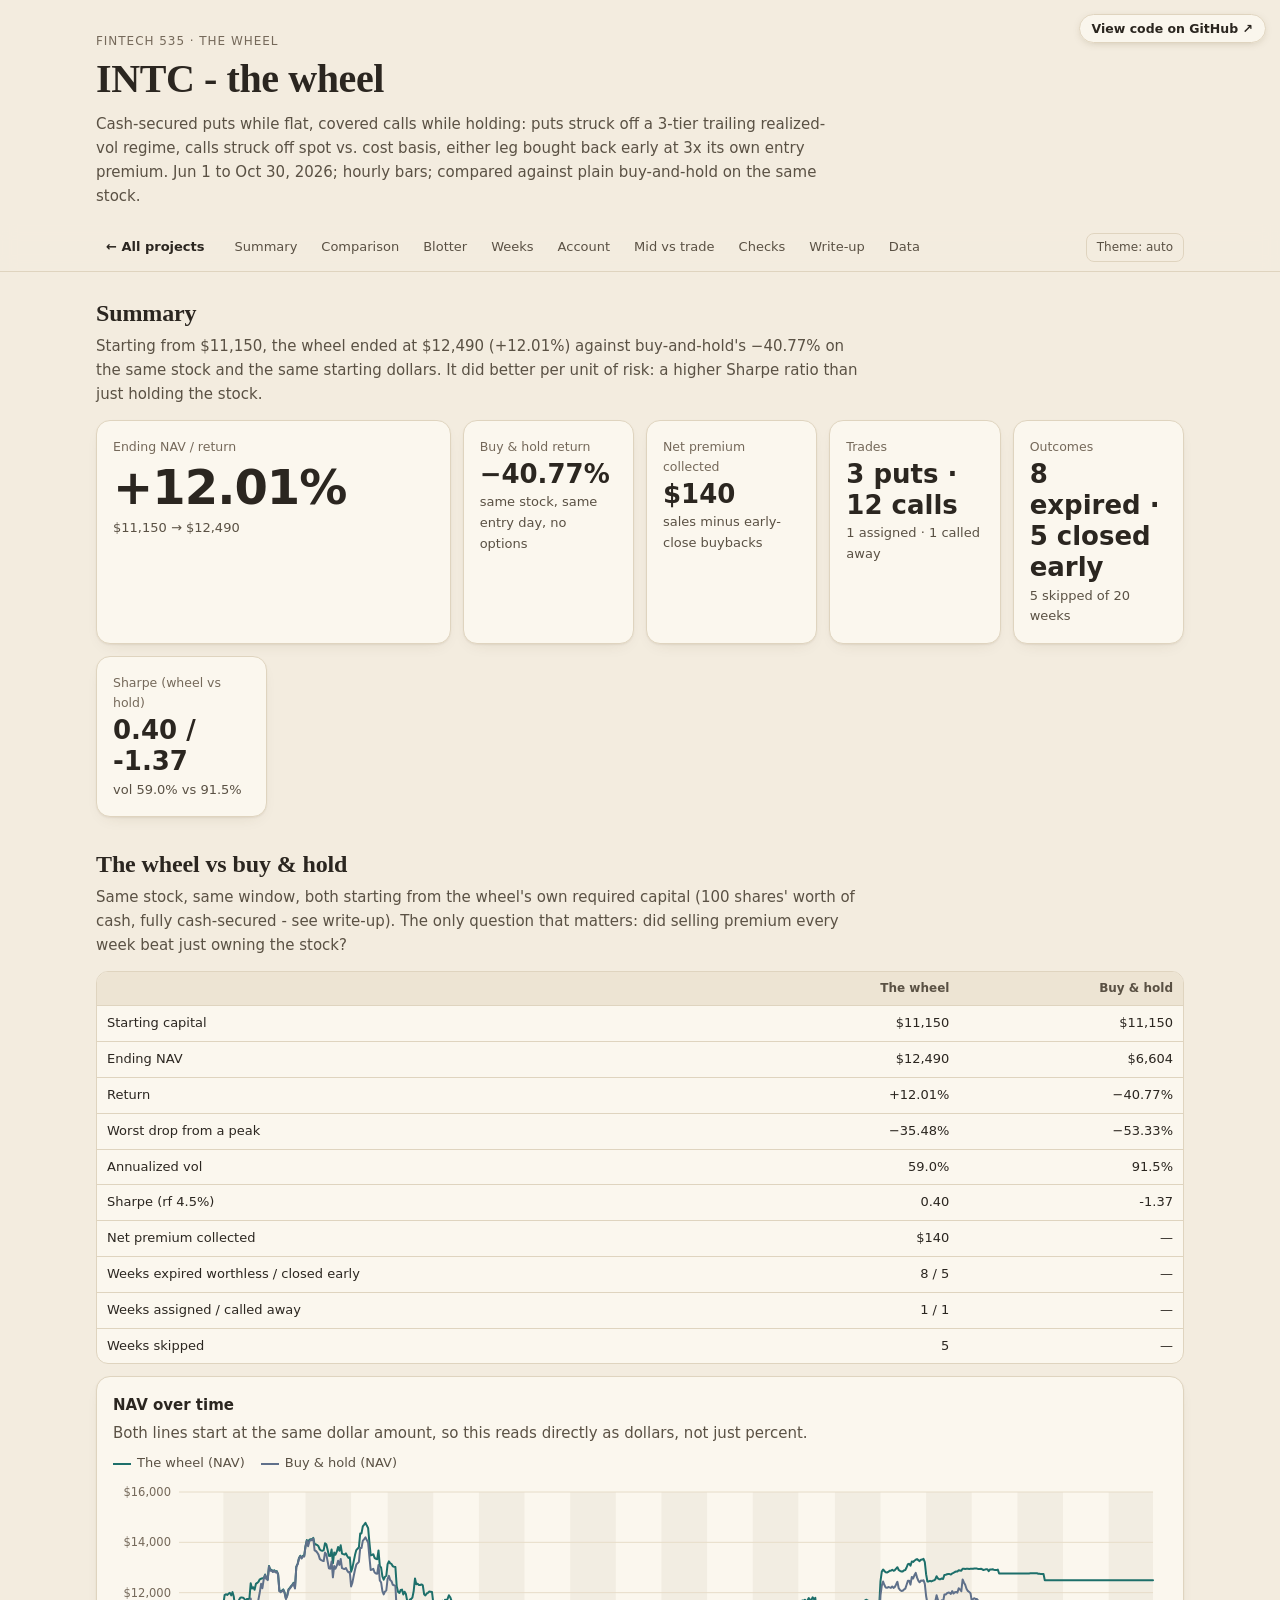
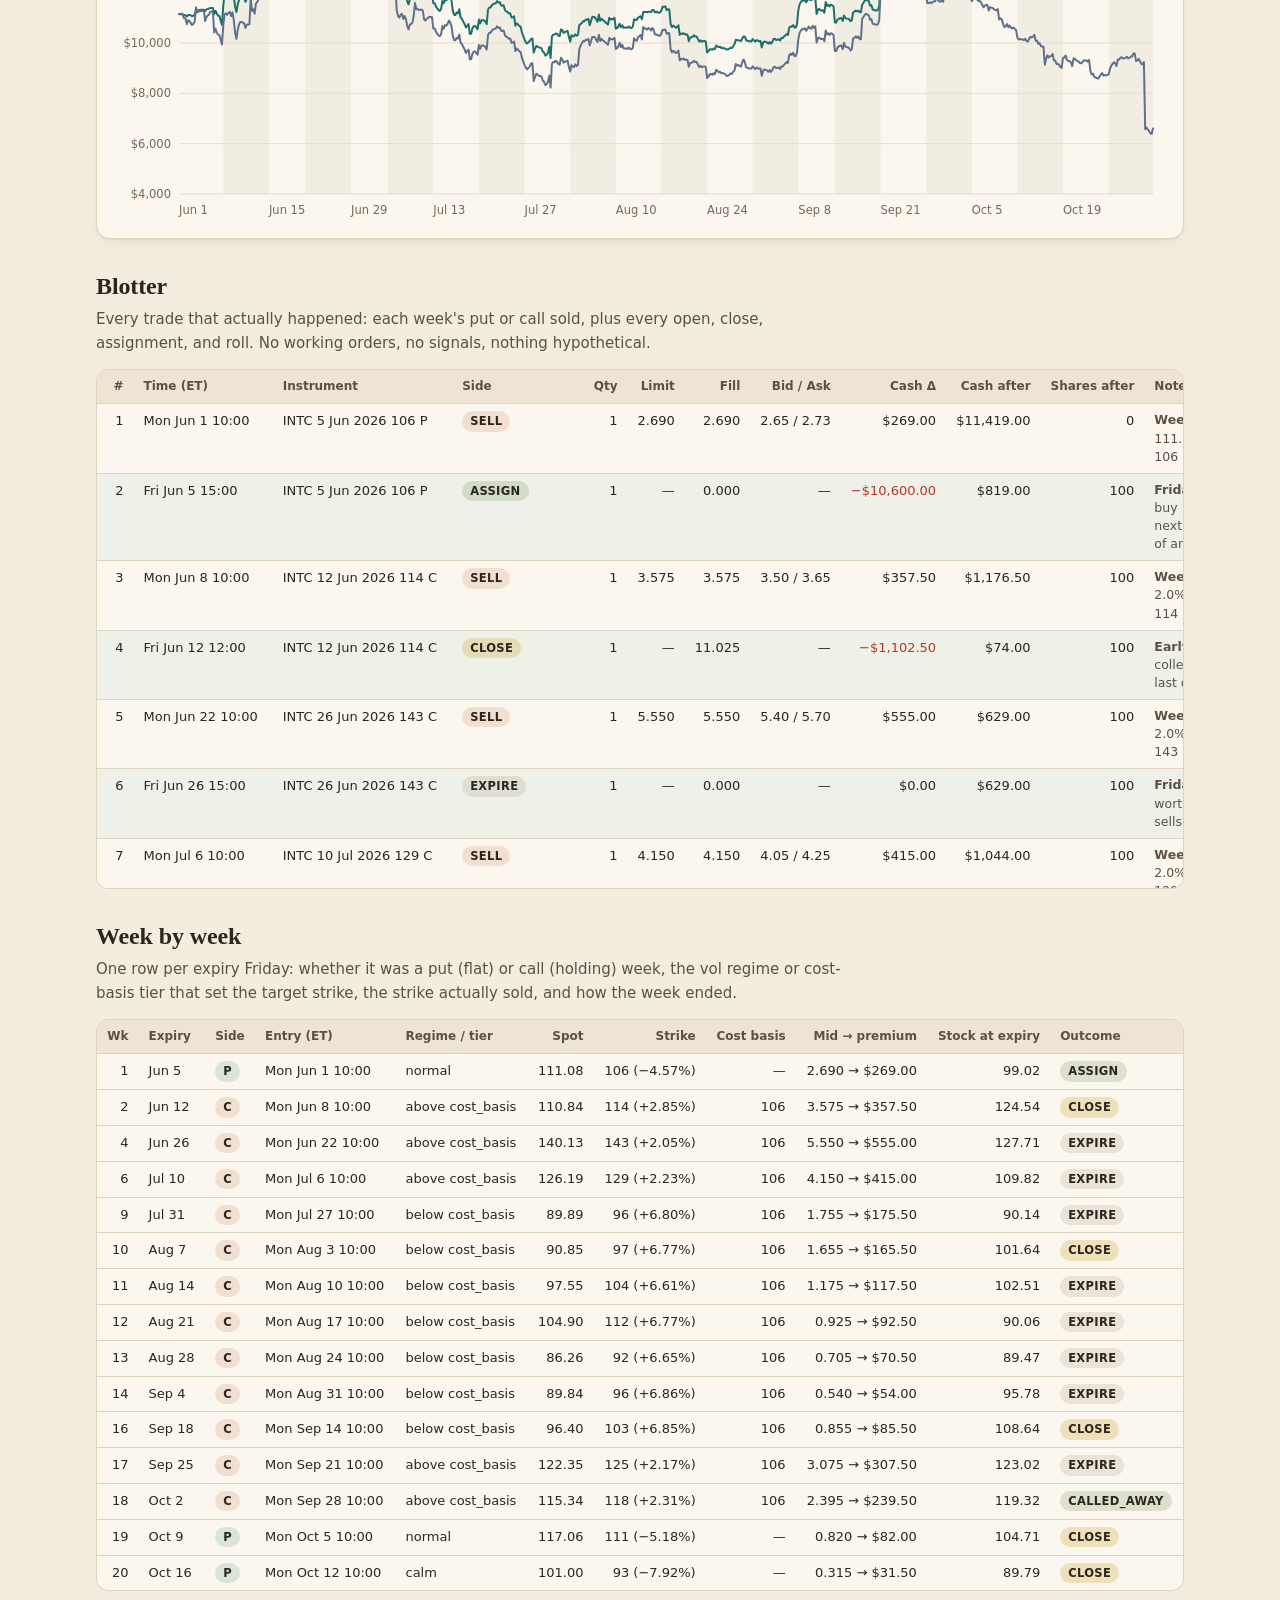
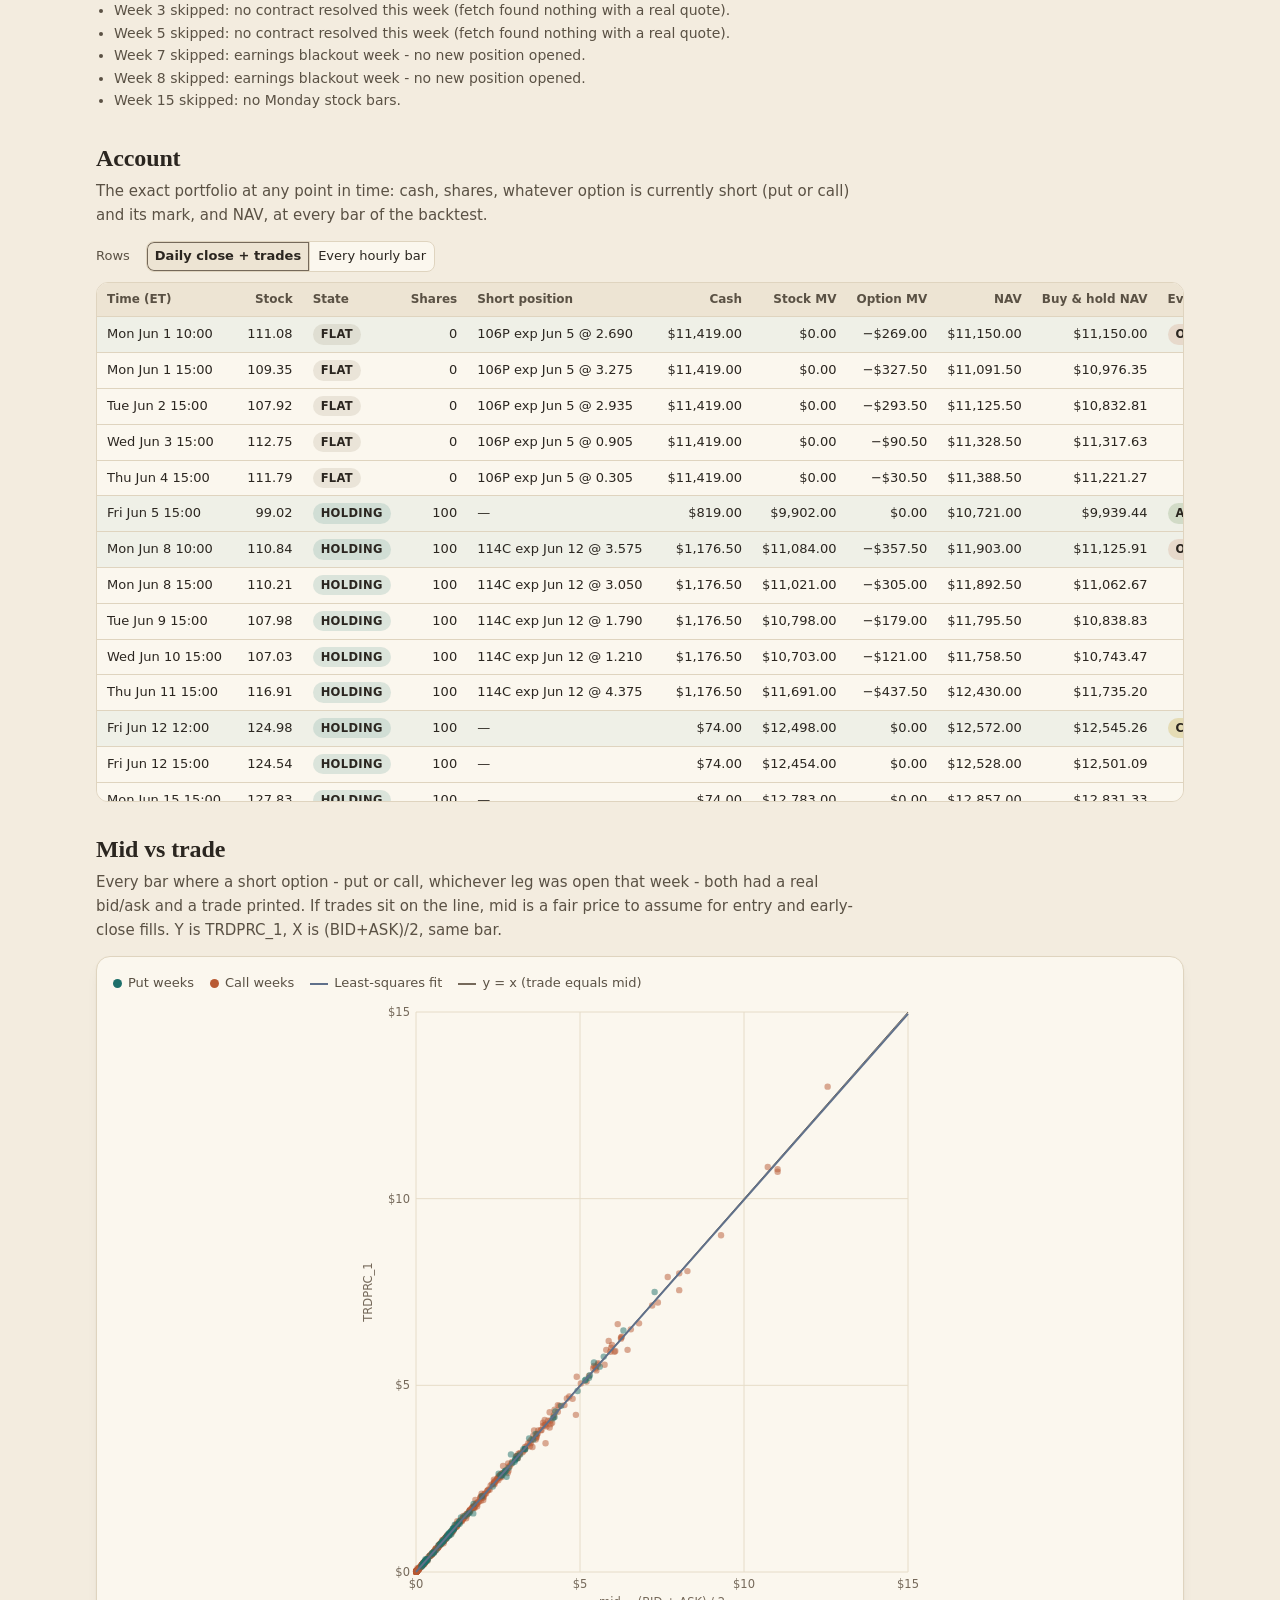
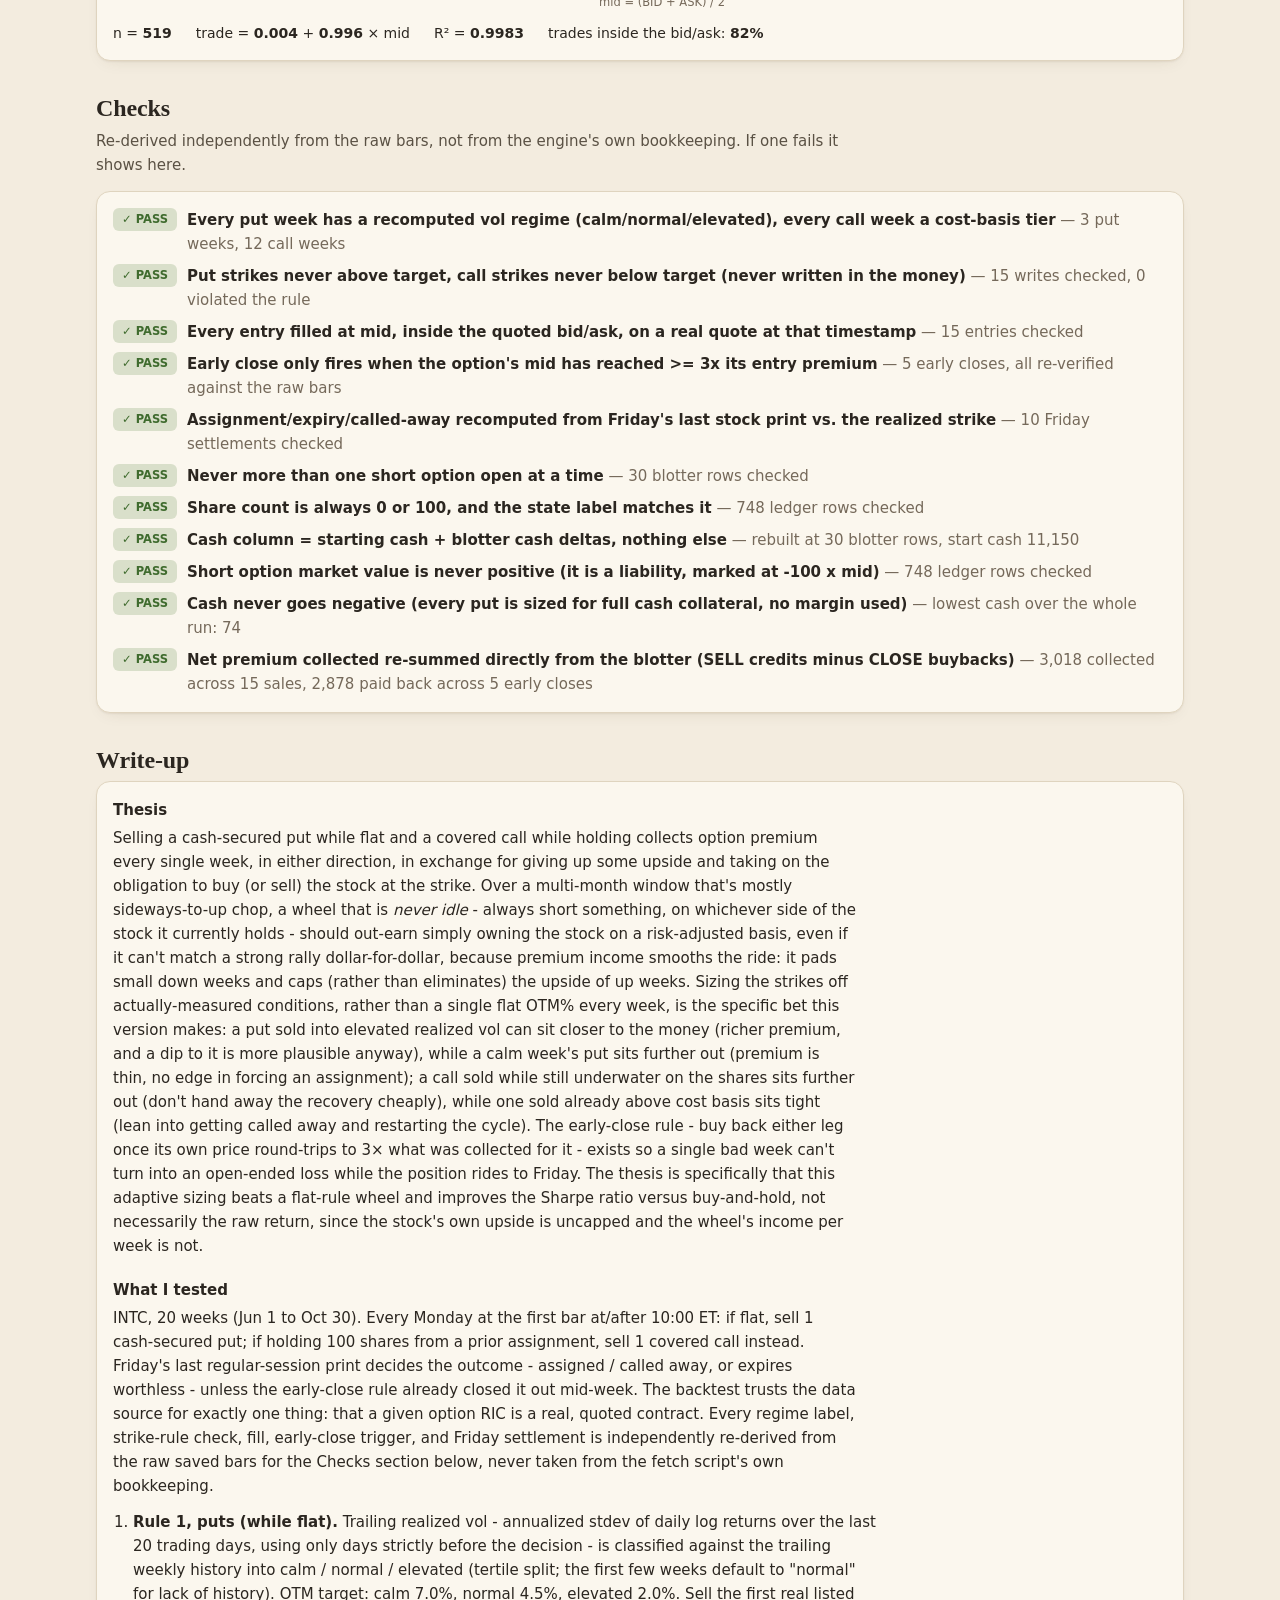
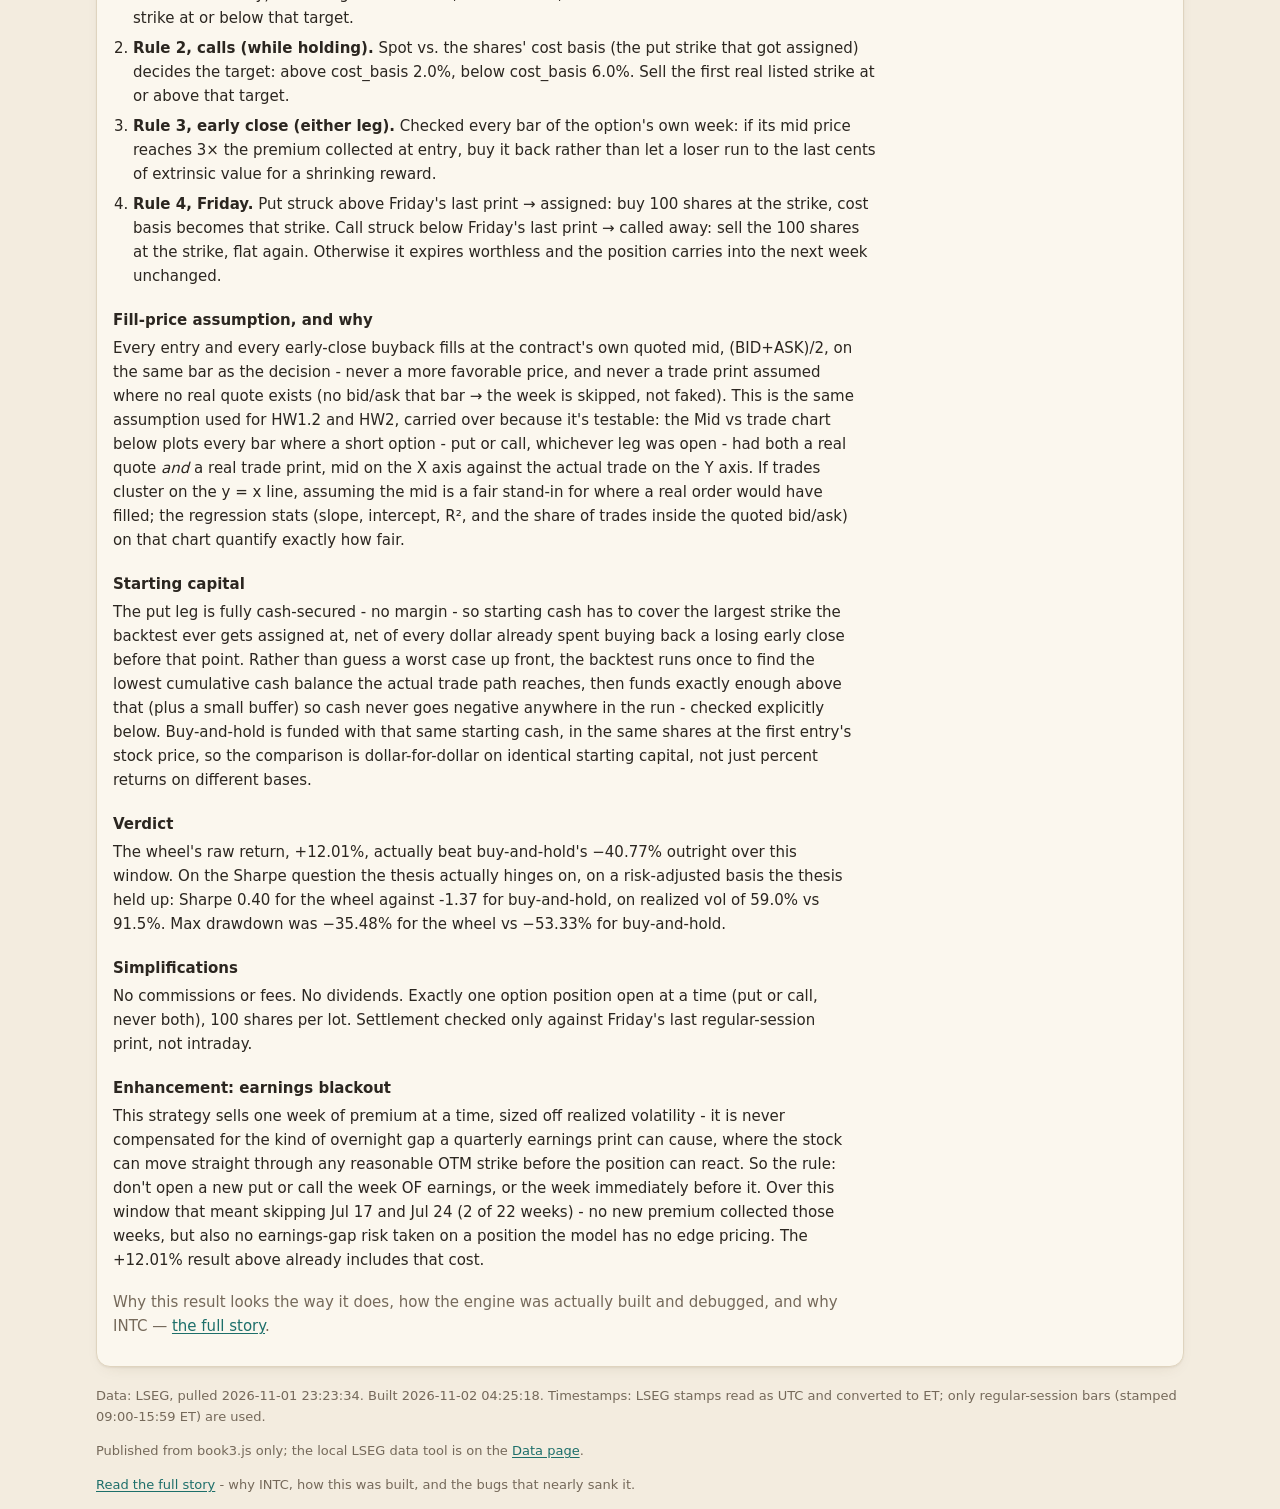
<file: hw3/index.html>
<!DOCTYPE html>
<html lang="en">
<head>
<meta charset="utf-8">
<meta name="viewport" content="width=device-width, initial-scale=1">
<title>The Wheel</title>
<link rel="stylesheet" href="style.css">
</head>
<body>
<!-- github-link -->
<a class="gh-src" href="https://github.com/BigJayJayHuang/FIN---Adv-Algo-Trading/tree/main/hw3" target="_blank" rel="noopener" aria-label="View this page's code on GitHub">View code on GitHub <span aria-hidden="true">&#8599;</span></a>
<style>
  .gh-src { position: fixed; top: 14px; right: 14px; z-index: 50; padding: 6px 12px; border-radius: 999px;
    font: 600 12.5px/1.2 ui-sans-serif, system-ui, -apple-system, "Segoe UI", Roboto, sans-serif; text-decoration: none;
    color: #2b2620; background: rgba(251, 247, 238, .92); border: 1px solid #dfd4bf; box-shadow: 0 2px 10px -4px rgba(80, 60, 20, .35); }
  .gh-src:hover { border-color: #1d6f6a; color: #1d6f6a; }
  .gh-src:focus-visible { outline: 2px solid #1d6f6a; outline-offset: 2px; }
  @media (prefers-color-scheme: dark) { .gh-src { color: #f2eadb; background: rgba(41, 36, 29, .92); border-color: #40382c; }
    .gh-src:hover { color: #4fb0a8; border-color: #4fb0a8; } }
  @media print { .gh-src { display: none; } }
</style>

<div id="demo-banner" class="demo" hidden>DEMO DATA: synthetic prices from demo_data3.py, not LSEG. Do not turn this in.</div>

<header class="wrap hero">
  <p class="eyebrow">FINTECH 535 &middot; The wheel</p>
  <h1 id="title">The Wheel</h1>
  <p class="sub" id="subtitle"></p>
</header>

<nav class="bar" aria-label="Sections">
  <div class="wrap">
    <a class="home" href="../index.html">&larr; All projects</a>
    <a href="#summary">Summary</a>
    <a href="#compare">Comparison</a>
    <a href="#blotter">Blotter</a>
    <a href="#weeks">Weeks</a>
    <a href="#ledger">Account</a>
    <a href="#fills">Mid vs trade</a>
    <a href="#checks">Checks</a>
    <a href="#writeup">Write-up</a>
    <a href="data.html">Data</a>
    <span class="sp"></span>
    <button class="ghost" id="theme" type="button" aria-label="Change color theme">Theme: auto</button>
  </div>
</nav>

<main class="wrap">

  <section id="summary">
    <h2>Summary</h2>
    <p class="lede" id="summary-lede"></p>
    <div class="tiles" id="tiles"></div>
  </section>

  <section id="compare">
    <h2>The wheel vs buy &amp; hold</h2>
    <p class="lede">Same stock, same window, both starting from the wheel's own required capital (100 shares' worth of cash, fully cash-secured - see write-up). The only question that matters: did selling premium every week beat just owning the stock?</p>
    <div class="tbl short" id="cmp-tbl"></div>
    <div class="card" style="margin-top:12px">
      <h3 style="margin-top:0">NAV over time</h3>
      <p class="lede" style="margin-bottom:8px">Both lines start at the same dollar amount, so this reads directly as dollars, not just percent.</p>
      <div class="legend" id="lg-cmp"></div>
      <div class="chart" id="ch-cmp"></div>
    </div>
  </section>

  <section id="blotter">
    <h2>Blotter</h2>
    <p class="lede">Every trade that actually happened: each week's put or call sold, plus every open, close, assignment, and roll. No working orders, no signals, nothing hypothetical.</p>
    <div class="tbl" id="blotter-tbl"></div>
  </section>

  <section id="weeks">
    <h2>Week by week</h2>
    <p class="lede">One row per expiry Friday: whether it was a put (flat) or call (holding) week, the vol regime or cost-basis tier that set the target strike, the strike actually sold, and how the week ended.</p>
    <div class="tbl short" id="weeks-tbl"></div>
    <ul class="skiplist" id="skips"></ul>
  </section>

  <section id="ledger">
    <h2>Account</h2>
    <p class="lede">The exact portfolio at any point in time: cash, shares, whatever option is currently short (put or call) and its mark, and NAV, at every bar of the backtest.</p>
    <div class="controls">
      <span>Rows</span>
      <span class="seg" role="group" aria-label="Ledger rows">
        <button type="button" data-rows="daily" aria-pressed="true">Daily close + trades</button>
        <button type="button" data-rows="all" aria-pressed="false">Every hourly bar</button>
      </span>
    </div>
    <div class="tbl" id="ledger-tbl"></div>
  </section>

  <section id="fills">
    <h2>Mid vs trade</h2>
    <p class="lede">Every bar where a short option - put or call, whichever leg was open that week - both had a real bid/ask and a trade printed. If trades sit on the line, mid is a fair price to assume for entry and early-close fills. Y is TRDPRC_1, X is (BID+ASK)/2, same bar.</p>
    <div class="card">
      <div class="legend" id="lg-sc"></div>
      <div class="chart" id="ch-sc"></div>
      <div class="stat" id="sc-stat"></div>
    </div>
  </section>

  <section id="checks">
    <h2>Checks</h2>
    <p class="lede">Re-derived independently from the raw bars, not from the engine's own bookkeeping. If one fails it shows here.</p>
    <div class="card"><ul class="checks" id="checks-list"></ul></div>
  </section>

  <section id="writeup">
    <h2>Write-up</h2>
    <div class="card prose" id="writeup-body"></div>
  </section>

</main>

<footer class="wrap" id="foot"></footer>

<script src="book3.js"></script>
<script src="app.js"></script>
</body>
</html>
</file>
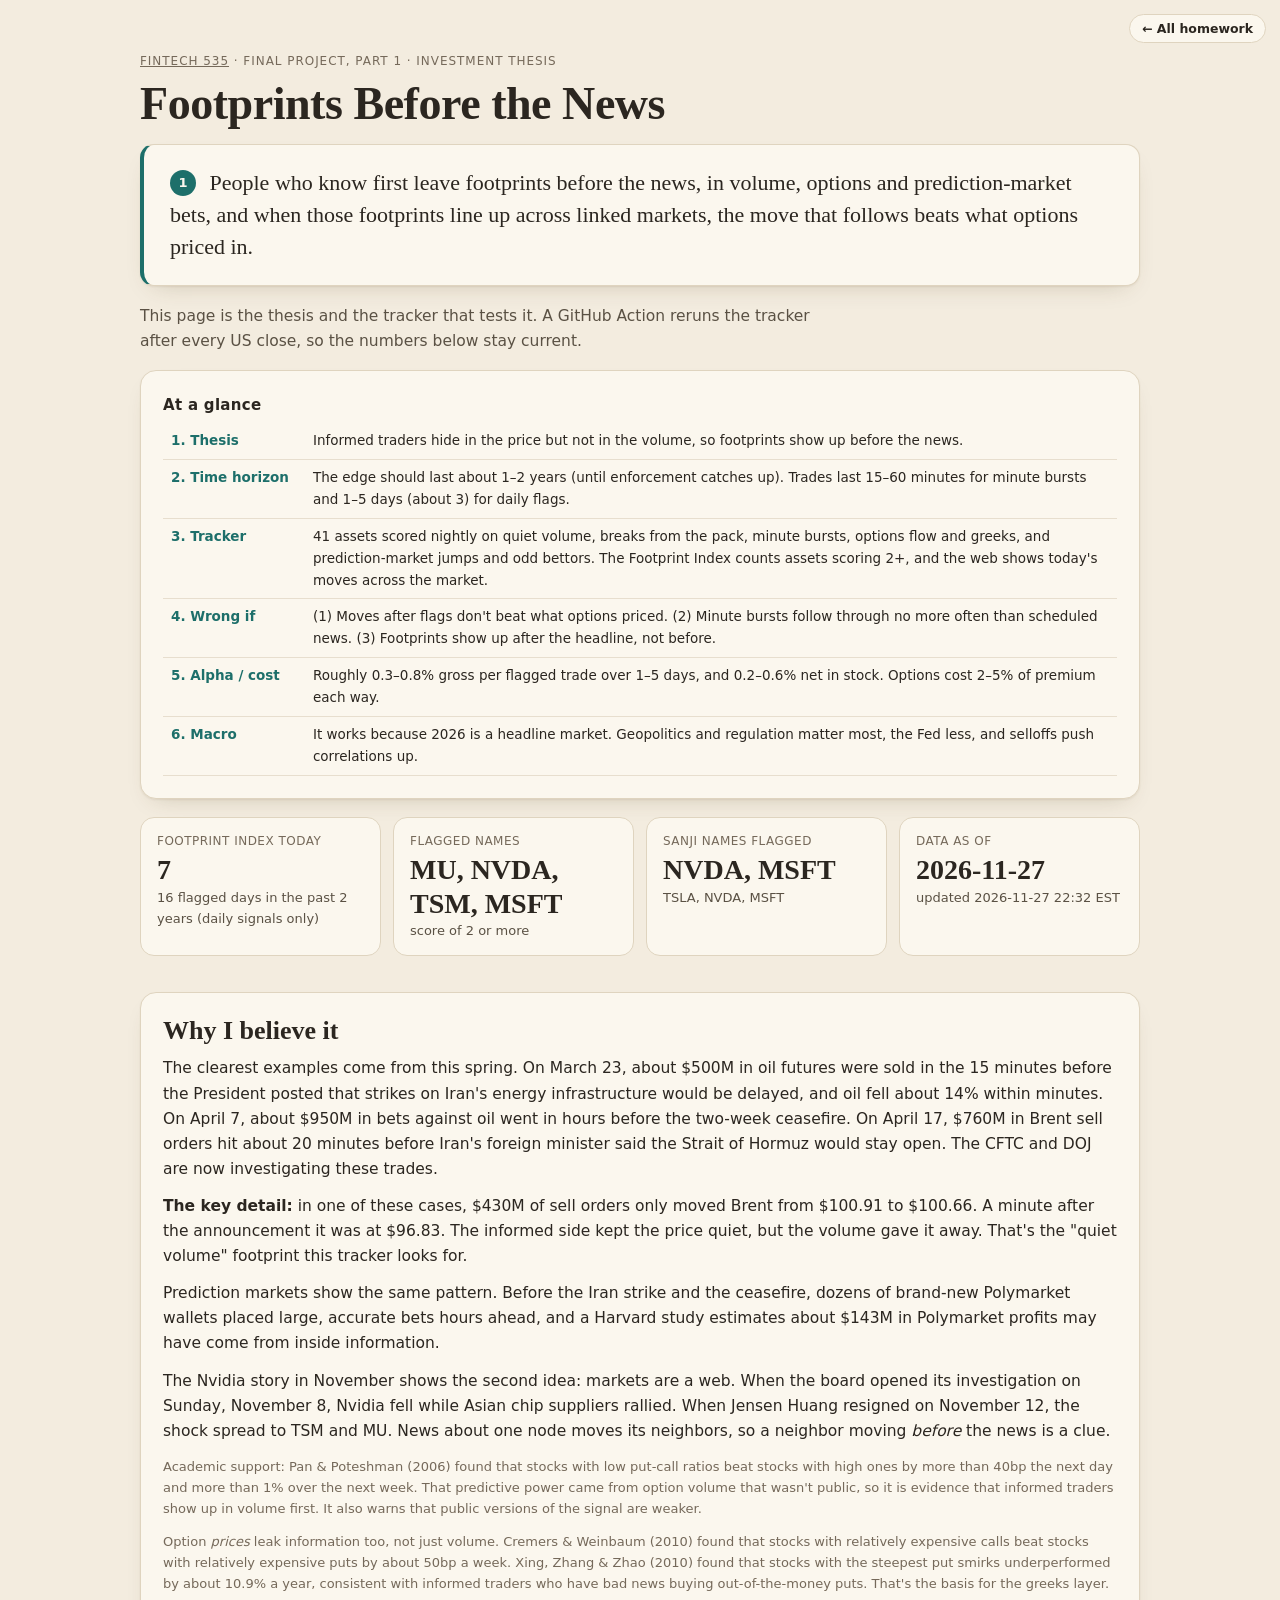
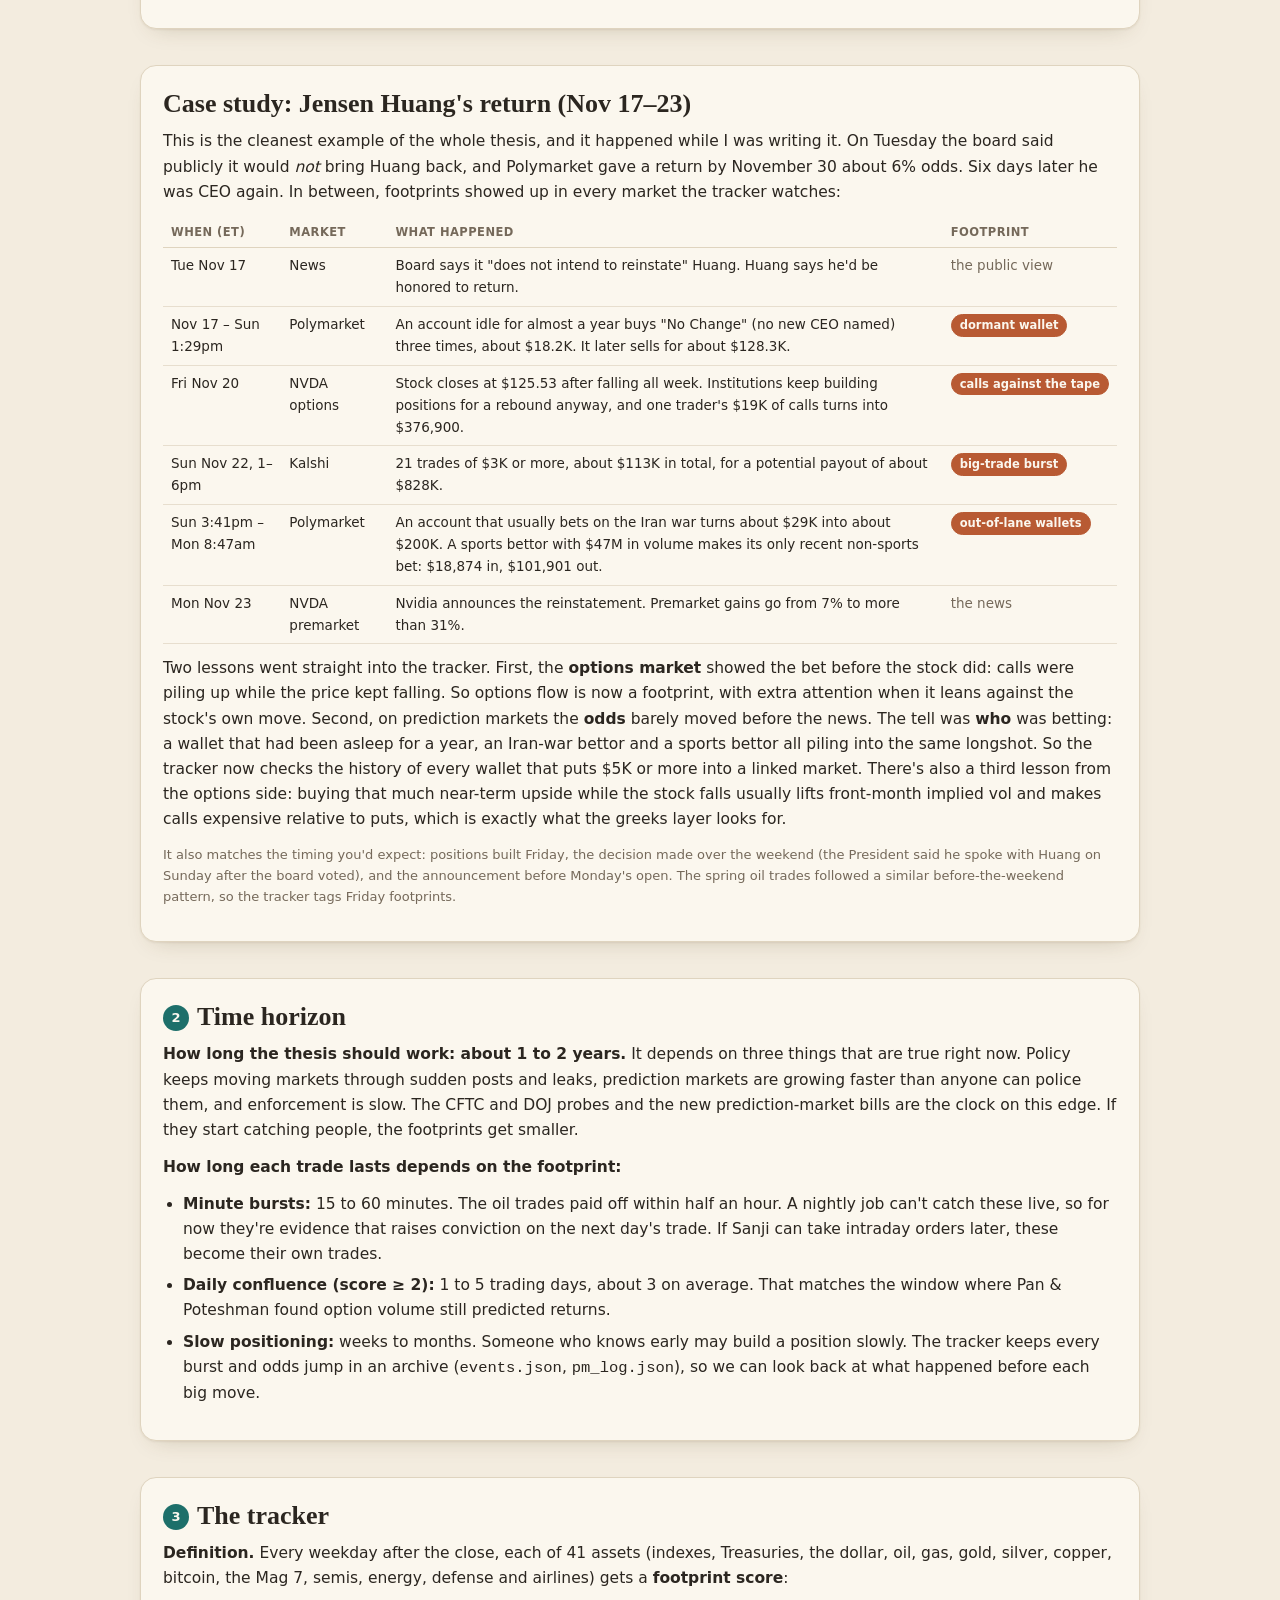
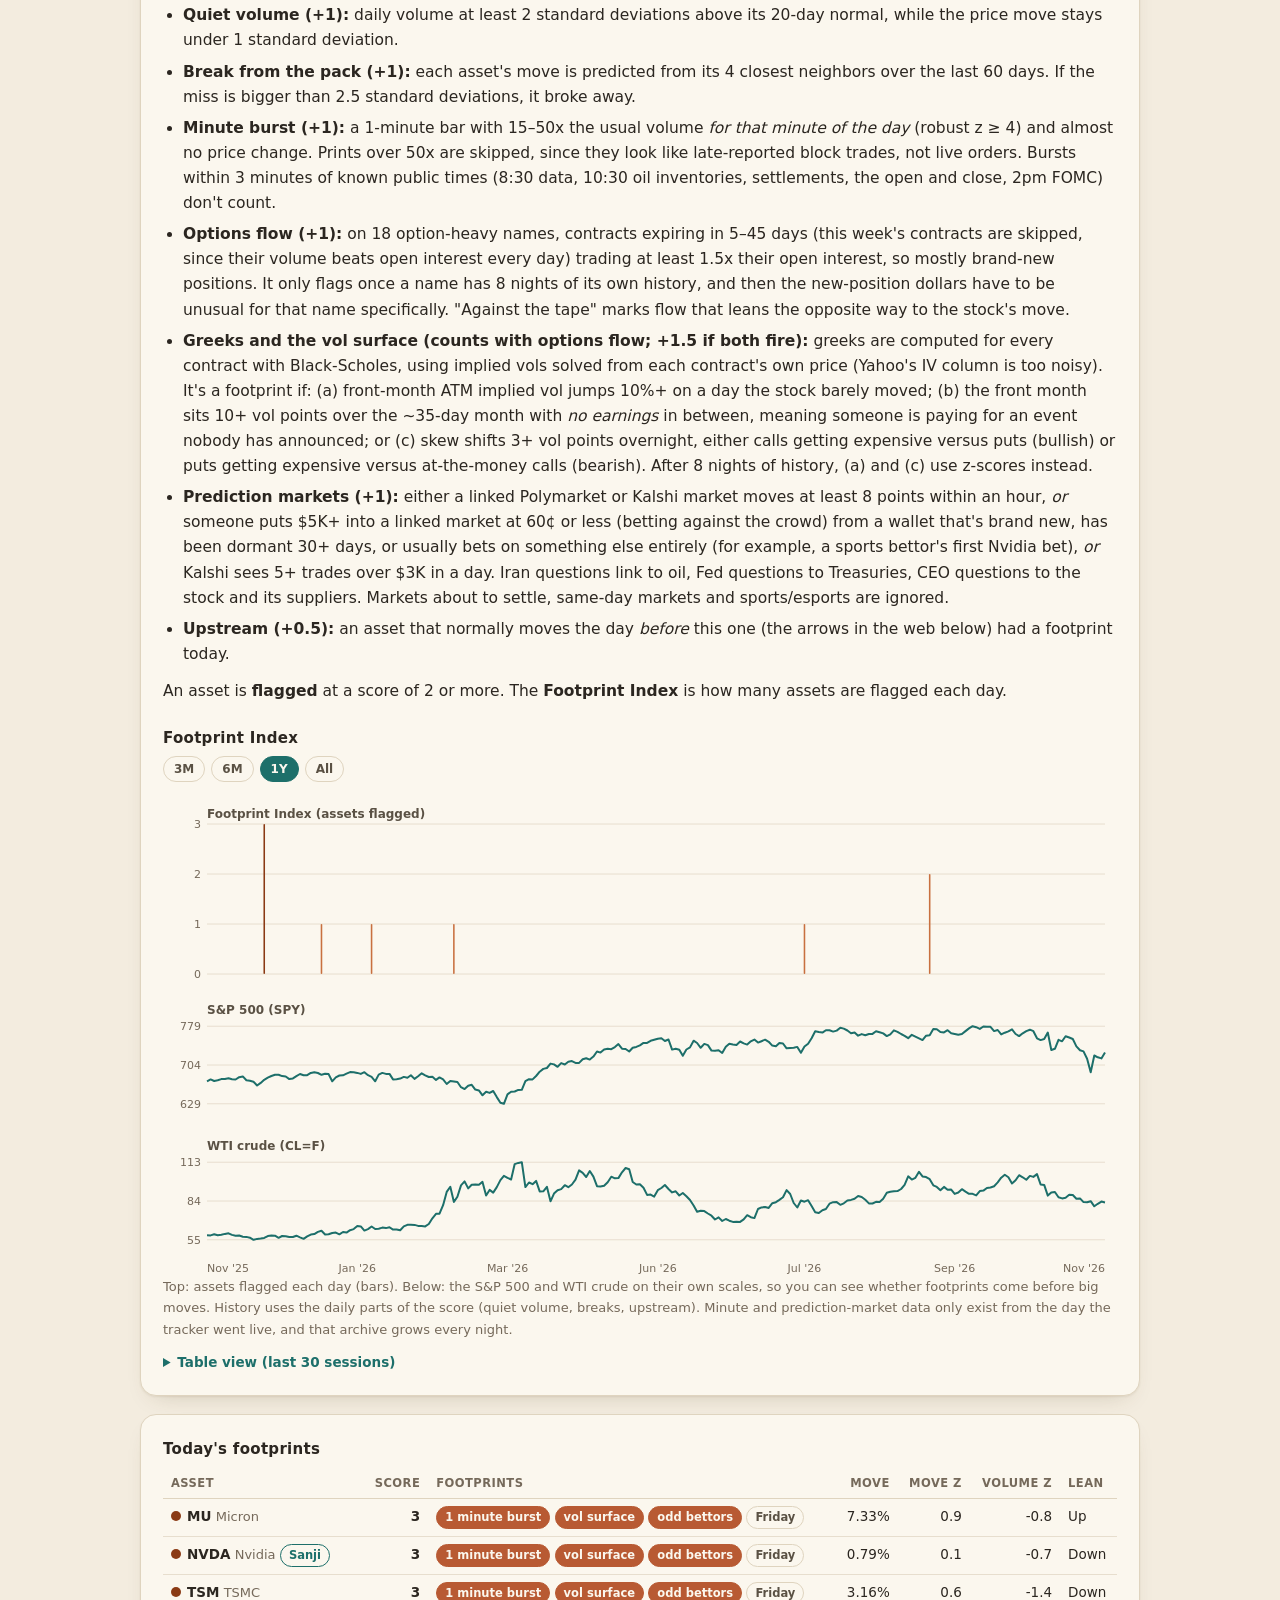
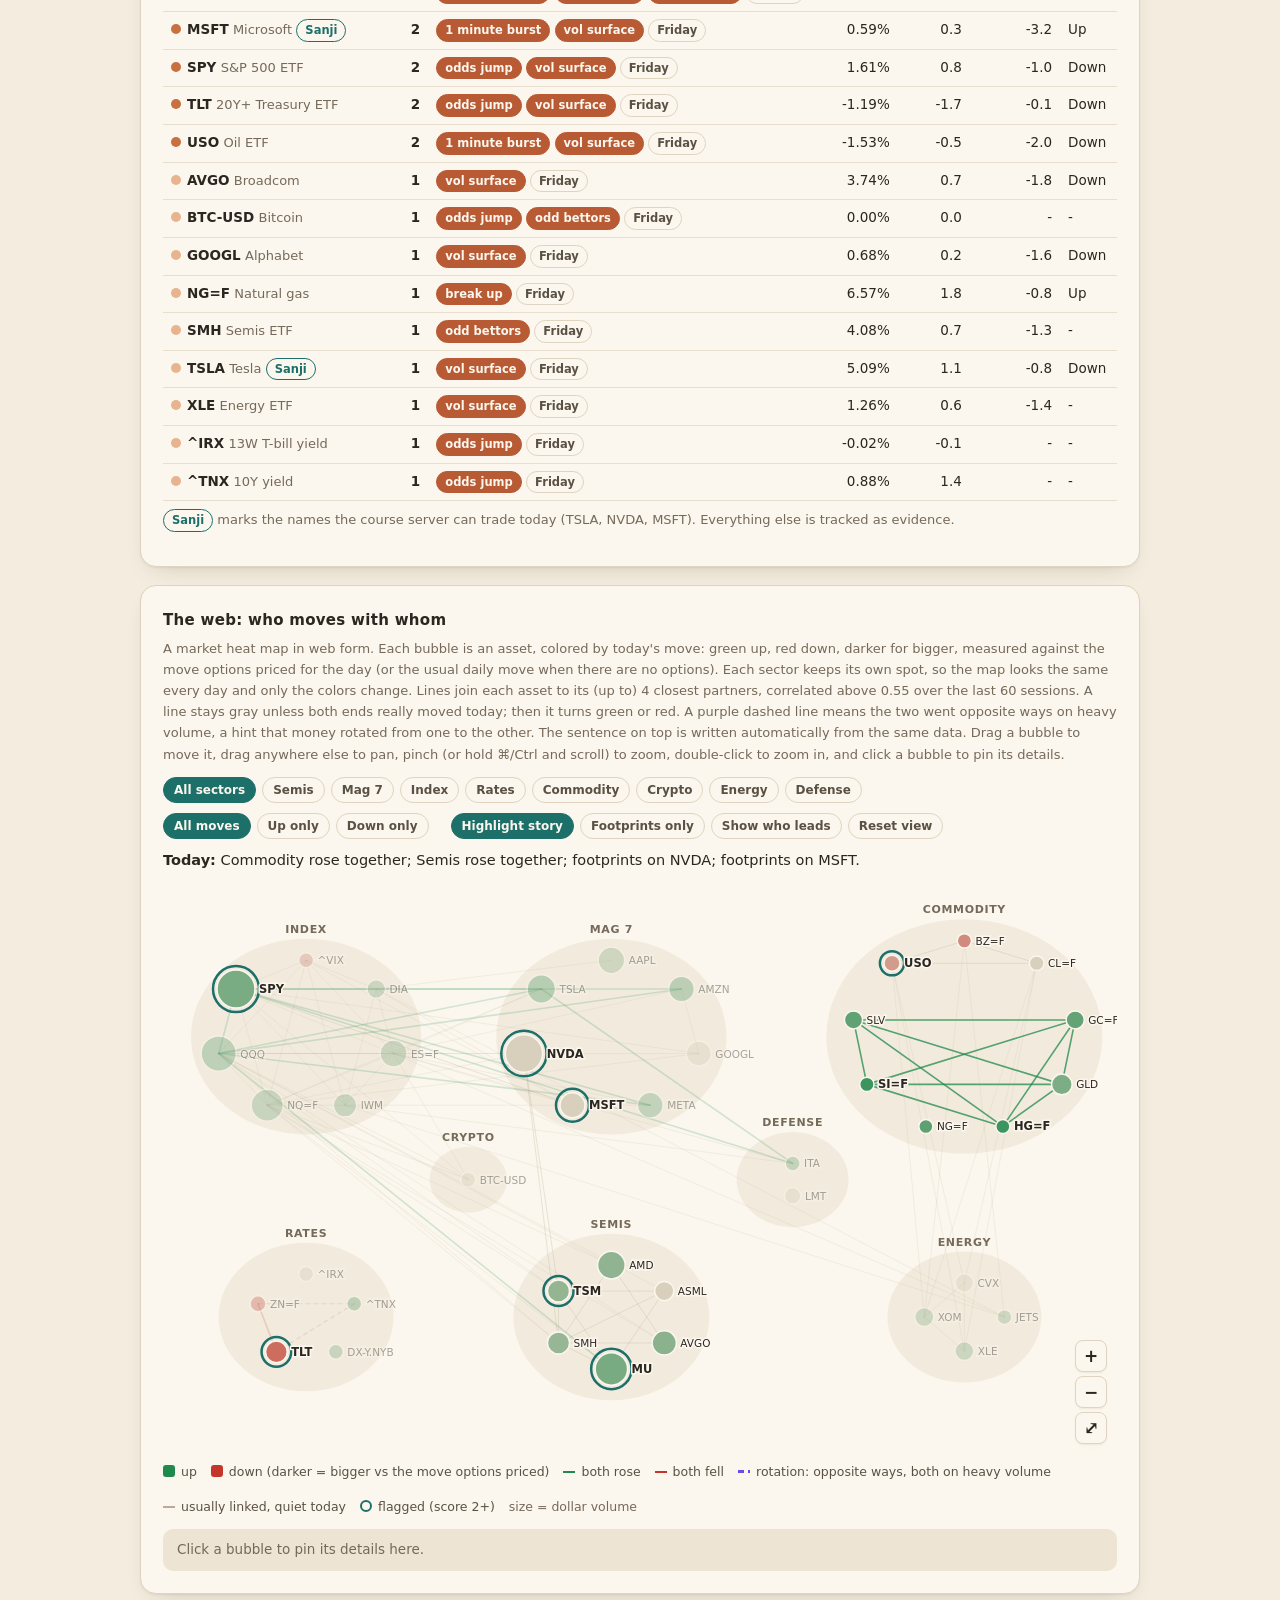
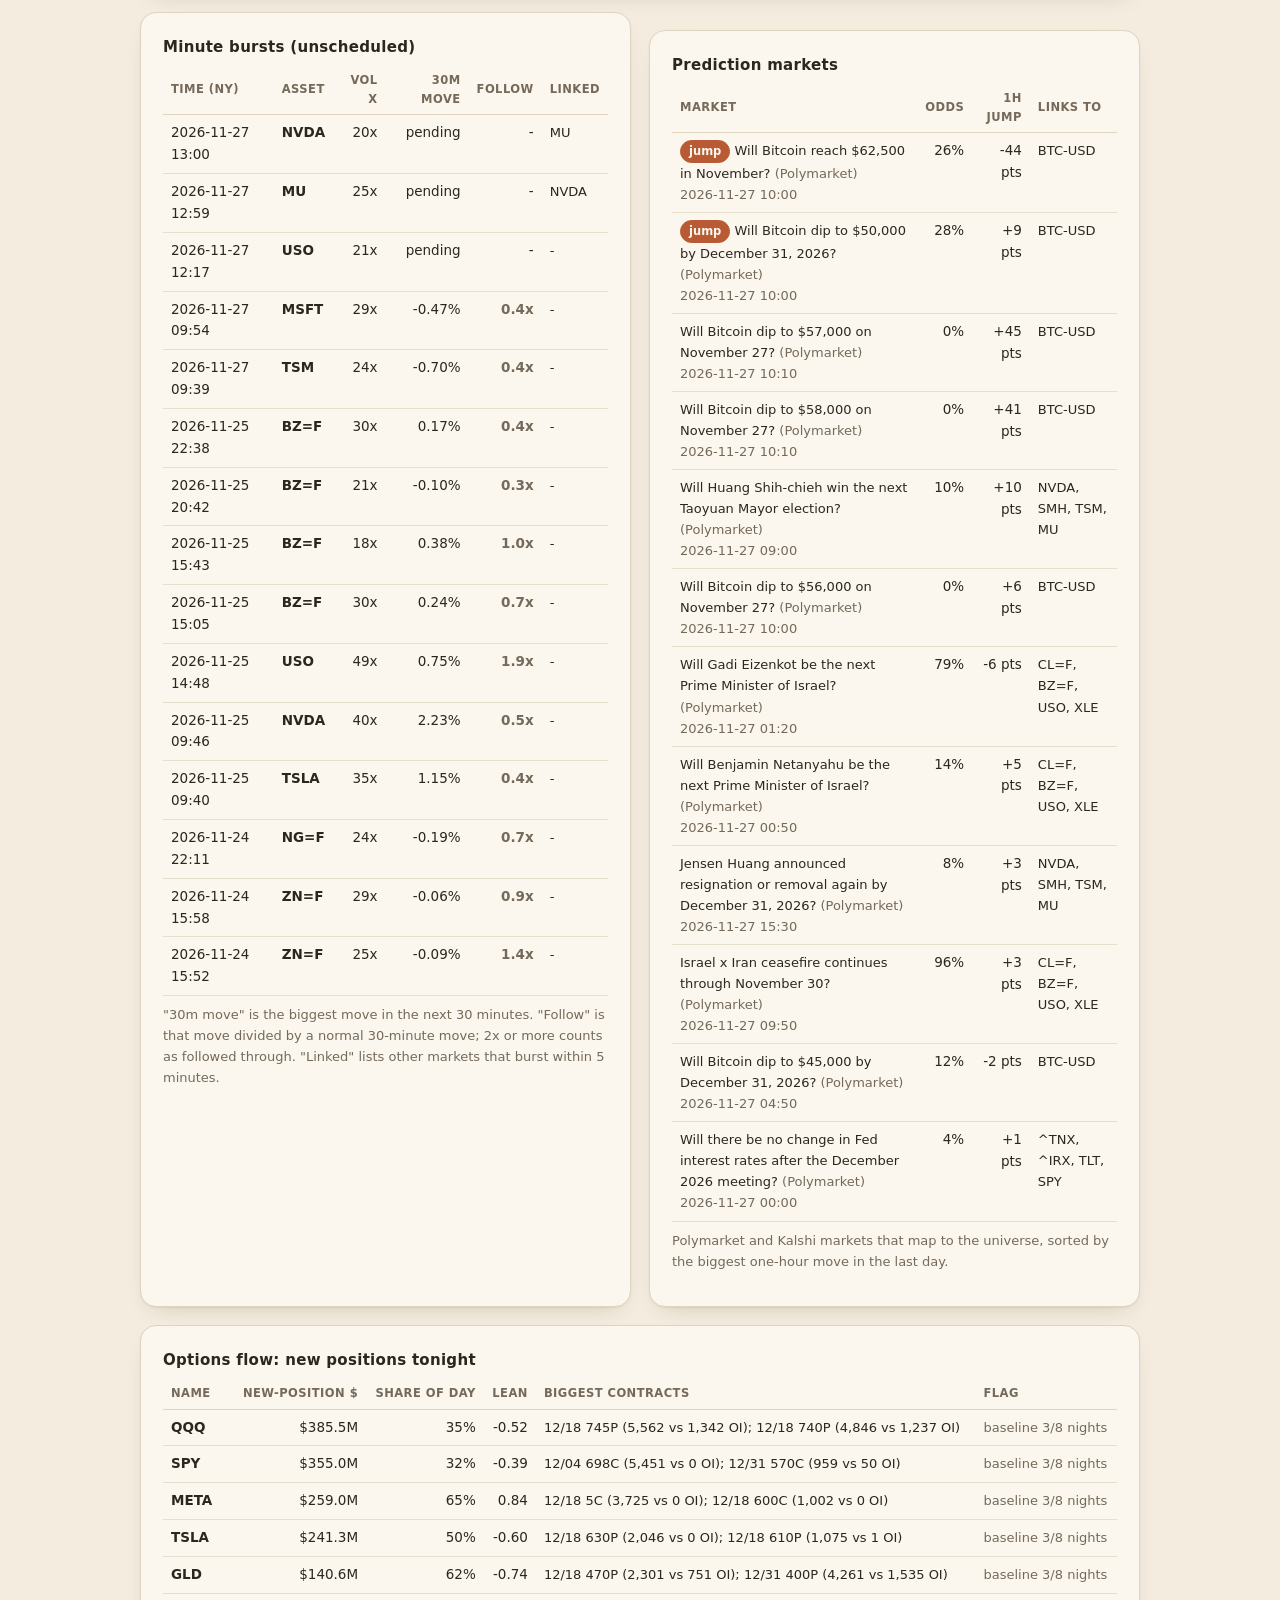
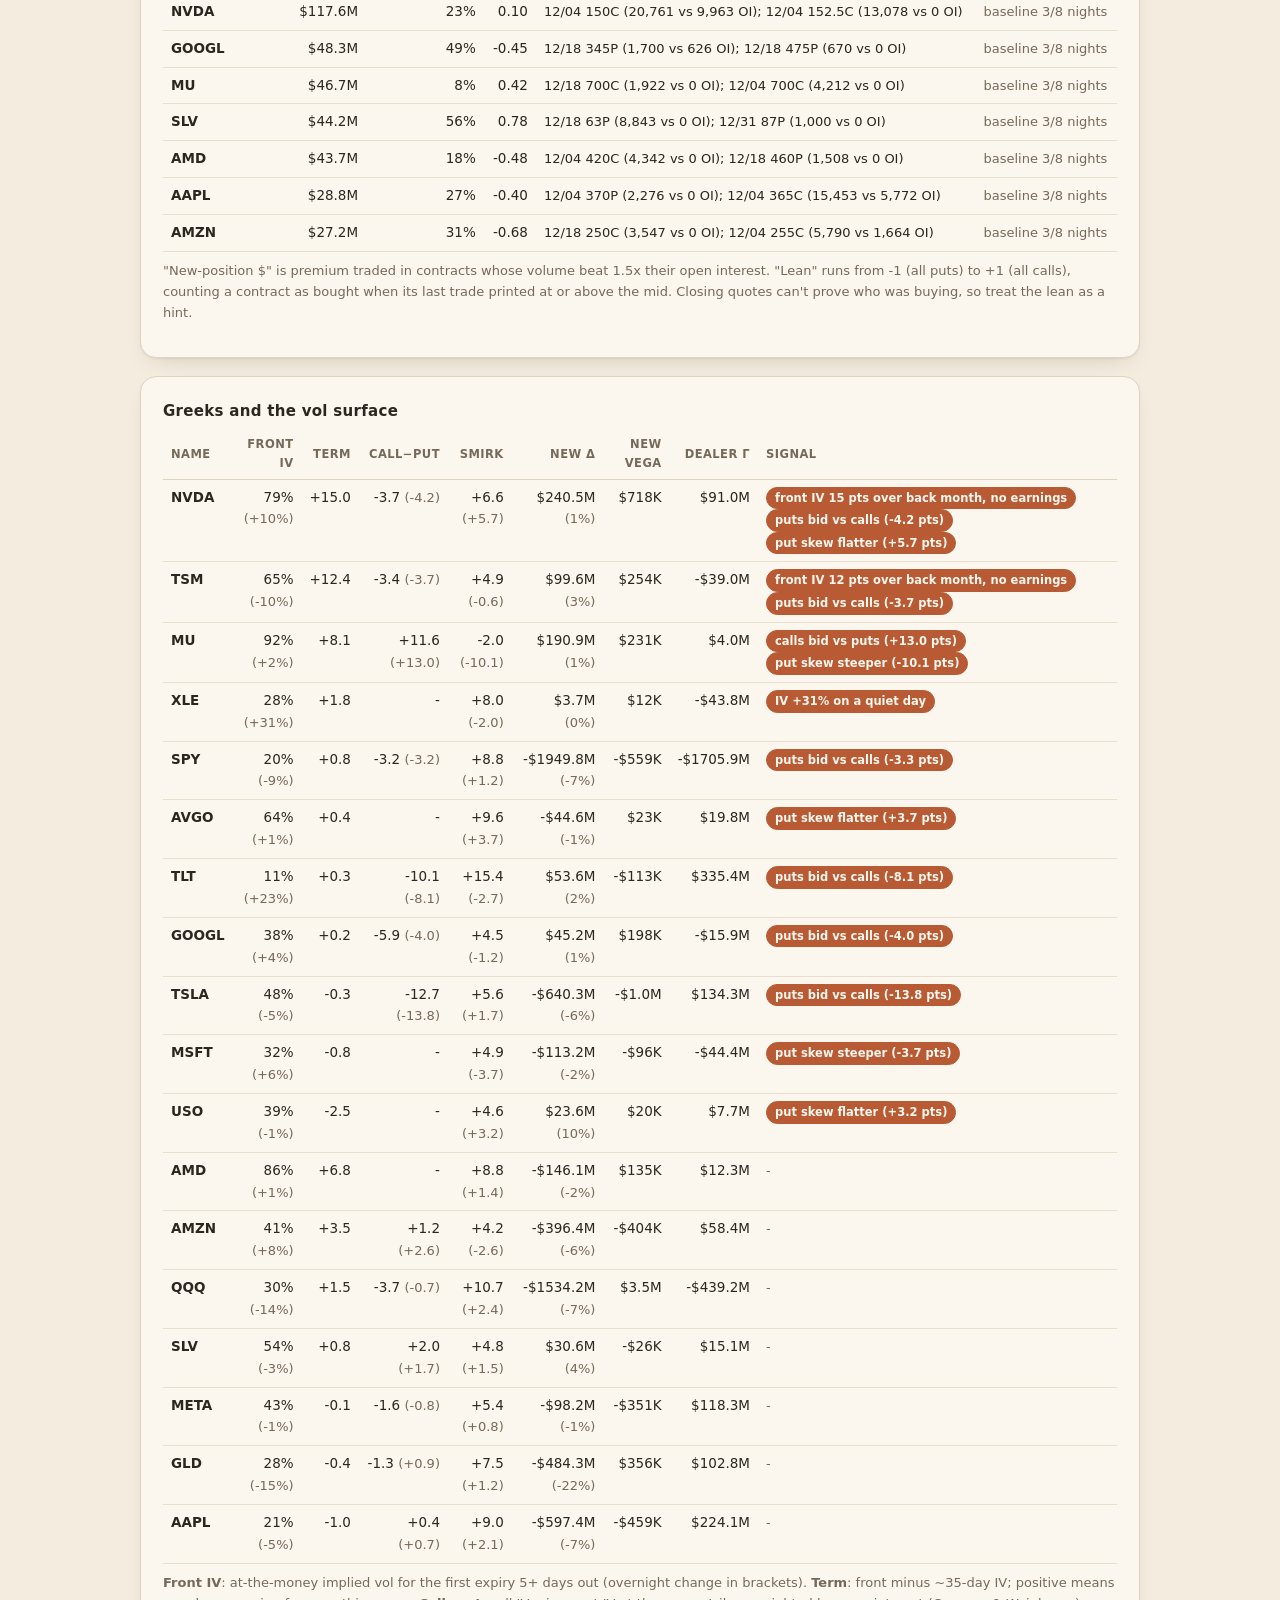
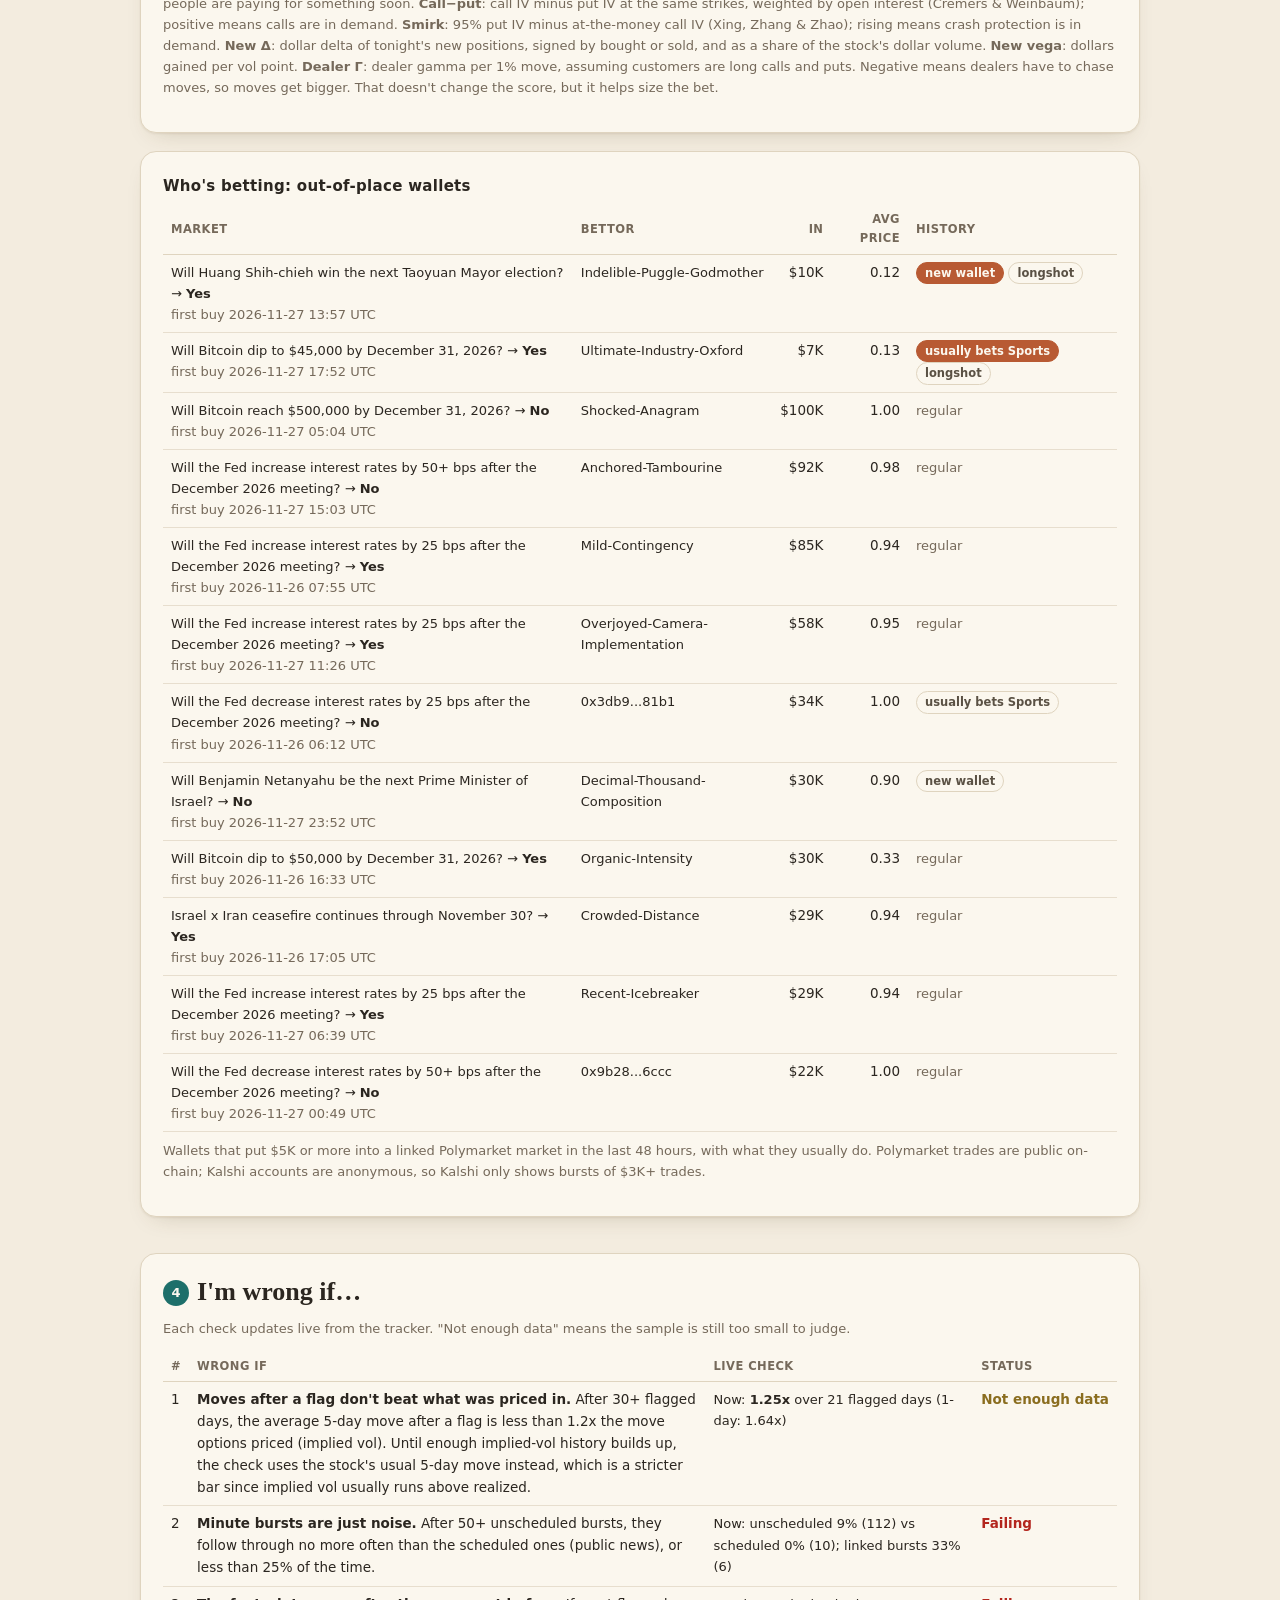
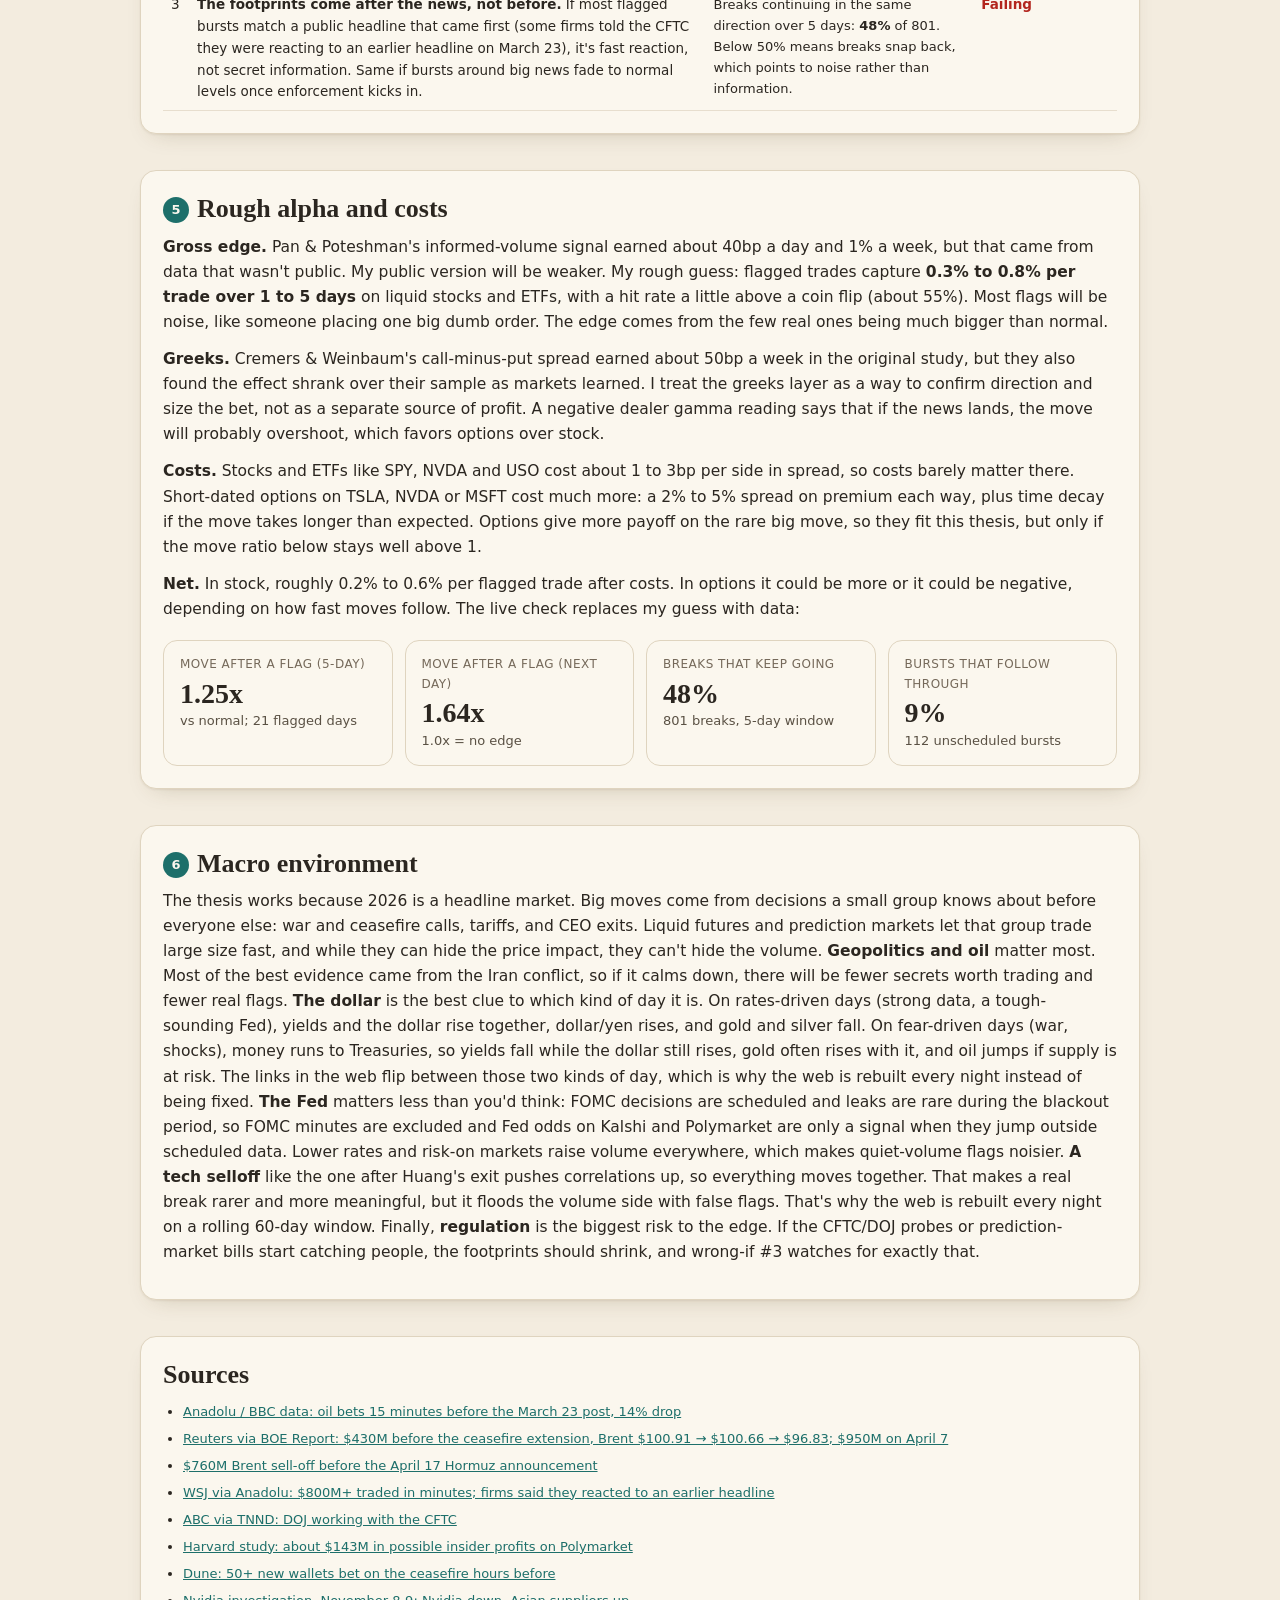
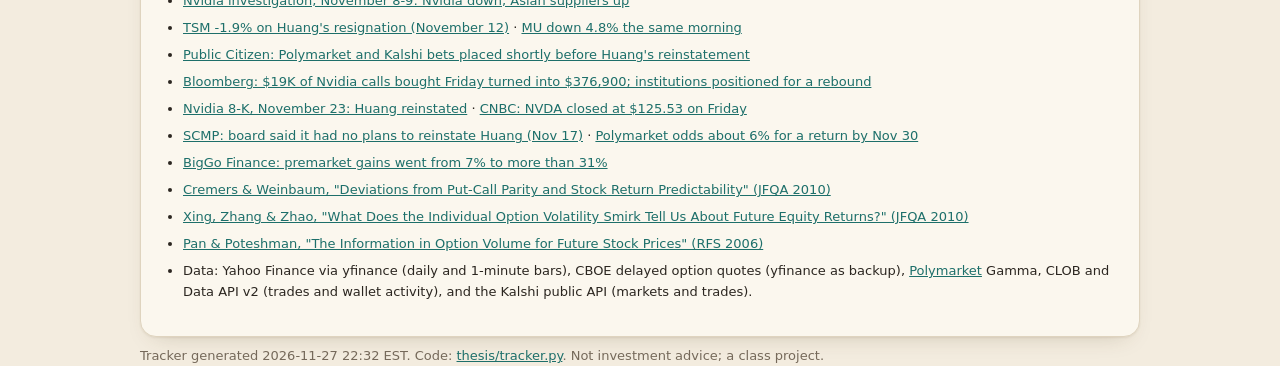
<file: thesis/index.html>
<!DOCTYPE html>
<html lang="en">
<head>
<meta charset="utf-8">
<meta name="viewport" content="width=device-width, initial-scale=1">
<title>Footprints Before the News - Investment Thesis</title>
<meta name="description" content="FINTECH 535 final project, part 1: an investment thesis on spotting informed trading before the news, with a tracker that updates every weekday.">
<style>
  :root {
    color-scheme: light;
    --bg: #f3ecdf; --surface: #fbf7ee; --surface-2: #ede4d3;
    --ink: #2b2620; --ink-2: #5a5144; --ink-3: #75695a;
    --hair: #dfd4bf; --grid: #e7dece; --accent: #1d6f6a; --accent-2: #b85a33;
    --s0: #d6cbb6; --s1: #e8b48f; --s2: #c8703f; --s3: #8a3a14;
    --line: #1d6f6a; --edge: #b9ac94;
    --good: #2f7d32; --bad: #b3261e; --wait: #8a6d1f;
    --up: #1f8a4c; --down: #c4352b; --flat: #d9cfbd; --split: #8f8471; --rot: #6a4ce2;
    --shadow: 0 1px 2px rgba(80,60,20,.07), 0 10px 24px -14px rgba(80,60,20,.28);
  }
  @media (prefers-color-scheme: dark) {
    :root {
      color-scheme: dark;
      --bg: #1f1b16; --surface: #29241d; --surface-2: #332d24;
      --ink: #f2eadb; --ink-2: #cdc3af; --ink-3: #a29883;
      --hair: #40382c; --grid: #3a3328; --accent: #4fb0a8; --accent-2: #e58a5e;
      --s0: #5a5143; --s1: #9a5a37; --s2: #d07a48; --s3: #f2a77a;
      --line: #4fb0a8; --edge: #6b6150;
      --good: #6cc070; --bad: #ef7a70; --wait: #d8b35a;
      --up: #3fbf6a; --down: #ef5b50; --flat: #4a4236; --split: #8f8473; --rot: #9887ef;
      --shadow: none;
    }
  }
  * { box-sizing: border-box; }
  body { margin: 0; background: var(--bg); color: var(--ink);
    font: 15.5px/1.62 ui-sans-serif, system-ui, -apple-system, "Segoe UI", Roboto, sans-serif; -webkit-font-smoothing: antialiased; }
  .wrap { max-width: 1040px; margin: 0 auto; padding: 0 20px; }
  a { color: var(--accent); }
  header.wrap { padding-top: 52px; padding-bottom: 8px; }
  .eyebrow { margin: 0 0 8px; color: var(--ink-3); font-size: 12px; letter-spacing: .08em; text-transform: uppercase; }
  .eyebrow a { color: inherit; }
  h1 { margin: 0 0 14px; font: 600 clamp(30px, 5.5vw, 46px)/1.1 ui-serif, Georgia, "Iowan Old Style", serif; letter-spacing: -.01em; }
  h2 { margin: 0 0 10px; font: 600 26px/1.2 ui-serif, Georgia, "Iowan Old Style", serif; }
  h3 { margin: 22px 0 6px; font-size: 15px; letter-spacing: .02em; }
  .thesis { margin: 0 0 18px; padding: 22px 26px; background: var(--surface); border: 1px solid var(--hair); border-left: 4px solid var(--accent);
    border-radius: 14px; font: 500 clamp(18px, 2.4vw, 22px)/1.45 ui-serif, Georgia, serif; box-shadow: var(--shadow); }
  .glance { margin-top: 16px; }
  .glance td:first-child { white-space: nowrap; font-weight: 650; width: 1%; padding-right: 16px; }
  .glance a { text-decoration: none; }
  .sub { color: var(--ink-2); max-width: 70ch; margin: 0 0 6px; }
  section { padding: 28px 0 8px; }
  .card { background: var(--surface); border: 1px solid var(--hair); border-radius: 16px; padding: 22px; box-shadow: var(--shadow); }
  .card + .card { margin-top: 18px; }
  .num { counter-reset: none; display: inline-block; min-width: 26px; height: 26px; margin-right: 8px; border-radius: 999px; text-align: center;
    font: 700 13px/26px ui-sans-serif, system-ui; color: var(--surface); background: var(--accent); vertical-align: 3px; }
  p { margin: 0 0 12px; }
  ul { margin: 0 0 12px; padding-left: 20px; }
  li { margin: 0 0 6px; }
  .muted { color: var(--ink-3); }
  .small { font-size: 13px; }

  /* status strip */
  .tiles { display: grid; grid-template-columns: repeat(auto-fit, minmax(170px, 1fr)); gap: 12px; margin: 18px 0 0; }
  .tile { background: var(--surface); border: 1px solid var(--hair); border-radius: 14px; padding: 14px 16px; }
  .tile .k { font-size: 12px; color: var(--ink-3); letter-spacing: .04em; text-transform: uppercase; }
  .tile .v { font: 600 28px/1.2 ui-serif, Georgia, serif; margin-top: 2px; }
  .tile .d { font-size: 13px; color: var(--ink-2); }

  /* charts */
  .chart { position: relative; width: 100%; }
  .chart svg { display: block; width: 100%; height: auto; overflow: visible; }
  .axis text { fill: var(--ink-3); font-size: 11px; }
  .axis line, .axis path { stroke: var(--grid); }
  .gridline { stroke: var(--grid); stroke-width: 1; }
  .ptitle { fill: var(--ink-2); font-size: 12px; font-weight: 600; }
  .tip { position: absolute; pointer-events: none; z-index: 5; min-width: 160px; max-width: 280px; padding: 8px 10px; border-radius: 10px;
    background: var(--surface); border: 1px solid var(--hair); box-shadow: 0 6px 20px -8px rgba(0,0,0,.35); font-size: 12.5px; line-height: 1.45; opacity: 0; transition: opacity .08s; }
  .tip b { font-weight: 650; }
  .legend { display: flex; flex-wrap: wrap; gap: 14px; font-size: 12.5px; color: var(--ink-2); margin: 8px 0 0; }
  .legend i { display: inline-block; width: 12px; height: 12px; border-radius: 3px; margin-right: 6px; vertical-align: -1px; }
  .legend i.ln { height: 2px; border-radius: 0; vertical-align: 3px; }
  .range { display: flex; gap: 6px; margin: 0 0 10px; }
  .range button { font: 600 12px/1 ui-sans-serif, system-ui; padding: 6px 10px; border-radius: 999px; border: 1px solid var(--hair);
    background: transparent; color: var(--ink-2); cursor: pointer; }
  .range button[aria-pressed="true"] { background: var(--accent); color: var(--surface); border-color: var(--accent); }

  /* tables */
  .tbl { width: 100%; border-collapse: collapse; font-size: 13.5px; }
  .tbl th { text-align: left; font-size: 11.5px; letter-spacing: .04em; text-transform: uppercase; color: var(--ink-3); font-weight: 600;
    padding: 6px 8px; border-bottom: 1px solid var(--hair); }
  .tbl td { padding: 7px 8px; border-bottom: 1px solid var(--grid); vertical-align: top; }
  .tbl td.r, .tbl th.r { text-align: right; font-variant-numeric: tabular-nums; }
  .scroll { overflow-x: auto; }
  .pill { display: inline-block; padding: 1px 8px; border-radius: 999px; font-size: 11.5px; font-weight: 650; border: 1px solid var(--hair); color: var(--ink-2); white-space: nowrap; }
  .pill.on { color: var(--surface); background: var(--accent-2); border-color: var(--accent-2); }
  .pill.t { color: var(--accent); border-color: var(--accent); }
  .status { font-weight: 650; white-space: nowrap; }
  .status.ok { color: var(--good); } .status.bad { color: var(--bad); } .status.wait { color: var(--wait); }
  .dot { display: inline-block; width: 10px; height: 10px; border-radius: 99px; margin-right: 6px; vertical-align: 0; }
  details { margin-top: 10px; } summary { cursor: pointer; color: var(--accent); font-weight: 600; font-size: 13.5px; }
  .two { display: grid; grid-template-columns: 1fr 1fr; gap: 18px; }
  @media (max-width: 760px) { .two { grid-template-columns: 1fr; } }
  .note { background: var(--surface-2); border-radius: 10px; padding: 10px 14px; font-size: 13.5px; color: var(--ink-2); }
  #netFilters .range { flex-wrap: wrap; }
  #netChart { overflow: hidden; border-radius: 12px; user-select: none; -webkit-user-select: none; }
  #netChart svg ellipse, #netChart svg line, #netChart svg text { pointer-events: none; }
  .netzoom { position: absolute; bottom: 10px; right: 10px; display: flex; flex-direction: column; gap: 4px; z-index: 4; }
  .netzoom button { width: 32px; height: 32px; border-radius: 8px; border: 1px solid var(--hair); background: var(--surface);
    color: var(--ink); font: 600 17px/1 ui-sans-serif, system-ui; cursor: pointer; box-shadow: var(--shadow); }
  .netzoom button:hover { border-color: var(--accent); color: var(--accent); }
  .nethint { position: absolute; left: 50%; top: 50%; transform: translate(-50%, -50%); padding: 8px 14px; border-radius: 999px; z-index: 4;
    background: rgba(0,0,0,.72); color: #fff; font-size: 13px; pointer-events: none; opacity: 0; transition: opacity .25s; }
  #netStory { margin: 4px 0 10px; font-size: 14.5px; }
  footer { padding: 30px 0 60px; color: var(--ink-3); font-size: 13px; }
  .back { position: fixed; top: 14px; right: 14px; z-index: 50; padding: 6px 12px; border-radius: 999px; font: 600 12.5px/1.2 ui-sans-serif, system-ui;
    text-decoration: none; color: var(--ink); background: var(--surface); border: 1px solid var(--hair); }
</style>
</head>
<body>
<a class="back" href="../index.html">&larr; All homework</a>

<header class="wrap">
  <p class="eyebrow"><a href="../index.html">FINTECH 535</a> &middot; Final project, part 1 &middot; Investment thesis</p>
  <h1>Footprints Before the News</h1>
  <div class="thesis" id="thesis"><span class="num">1</span>
    People who know first leave footprints before the news, in volume, options and prediction-market bets, and when those footprints line up across
    linked markets, the move that follows beats what options priced in.
  </div>
  <p class="sub">This page is the thesis and the tracker that tests it. A GitHub Action reruns the tracker after every US close, so the numbers below stay current.</p>
  <div class="card glance">
    <h3 style="margin-top:0">At a glance</h3>
    <table class="tbl">
      <tr><td><a href="#thesis">1. Thesis</a></td><td>Informed traders hide in the price but not in the volume, so footprints show up before the news.</td></tr>
      <tr><td><a href="#horizon">2. Time horizon</a></td><td>The edge should last about 1&ndash;2 years (until enforcement catches up). Trades last 15&ndash;60 minutes for minute bursts and 1&ndash;5 days (about 3) for daily flags.</td></tr>
      <tr><td><a href="#tracker">3. Tracker</a></td><td>41 assets scored nightly on quiet volume, breaks from the pack, minute bursts, options flow and greeks, and prediction-market jumps and odd bettors. The Footprint Index counts assets scoring 2+, and the web shows today's moves across the market.</td></tr>
      <tr><td><a href="#wrong">4. Wrong if</a></td><td>(1) Moves after flags don't beat what options priced. (2) Minute bursts follow through no more often than scheduled news. (3) Footprints show up after the headline, not before.</td></tr>
      <tr><td><a href="#alpha">5. Alpha / cost</a></td><td>Roughly 0.3&ndash;0.8% gross per flagged trade over 1&ndash;5 days, and 0.2&ndash;0.6% net in stock. Options cost 2&ndash;5% of premium each way.</td></tr>
      <tr><td><a href="#macro">6. Macro</a></td><td>It works because 2026 is a headline market. Geopolitics and regulation matter most, the Fed less, and selloffs push correlations up.</td></tr>
    </table>
  </div>
  <div class="tiles" id="tiles"></div>
</header>

<main class="wrap">

<!-- ================= WHY ================= -->
<section id="why">
  <div class="card">
    <h2>Why I believe it</h2>
    <p>The clearest examples come from this spring. On March 23, about $500M in oil futures were sold in the 15 minutes before the President posted that
      strikes on Iran's energy infrastructure would be delayed, and oil fell about 14% within minutes. On April 7, about $950M in bets against oil went in
      hours before the two-week ceasefire. On April 17, $760M in Brent sell orders hit about 20 minutes before Iran's foreign minister said the Strait of
      Hormuz would stay open. The CFTC and DOJ are now investigating these trades.</p>
    <p><b>The key detail:</b> in one of these cases, $430M of sell orders only moved Brent from $100.91 to $100.66. A minute after the announcement it was
      at $96.83. The informed side kept the price quiet, but the volume gave it away. That's the "quiet volume" footprint this tracker looks for.</p>
    <p>Prediction markets show the same pattern. Before the Iran strike and the ceasefire, dozens of brand-new Polymarket wallets placed large, accurate
      bets hours ahead, and a Harvard study estimates about $143M in Polymarket profits may have come from inside information.</p>
    <p>The Nvidia story in November shows the second idea: markets are a web. When the board opened its investigation on Sunday, November 8, Nvidia fell
      while Asian chip suppliers rallied. When Jensen Huang resigned on November 12, the shock spread to TSM and MU. News about one node moves its
      neighbors, so a neighbor moving <i>before</i> the news is a clue.</p>
    <p class="muted small">Academic support: Pan &amp; Poteshman (2006) found that stocks with low put-call ratios beat stocks with high ones by more than
      40bp the next day and more than 1% over the next week. That predictive power came from option volume that wasn't public, so it is evidence that
      informed traders show up in volume first. It also warns that public versions of the signal are weaker.</p>
    <p class="muted small">Option <i>prices</i> leak information too, not just volume. Cremers &amp; Weinbaum (2010) found that stocks with relatively
      expensive calls beat stocks with relatively expensive puts by about 50bp a week. Xing, Zhang &amp; Zhao (2010) found that stocks with the steepest
      put smirks underperformed by about 10.9% a year, consistent with informed traders who have bad news buying out-of-the-money puts. That's the basis
      for the greeks layer.</p>
  </div>
</section>


<!-- ================= CASE STUDY ================= -->
<section id="case">
  <div class="card">
    <h2>Case study: Jensen Huang's return (Nov 17&ndash;23)</h2>
    <p>This is the cleanest example of the whole thesis, and it happened while I was writing it. On Tuesday the board said publicly it would <i>not</i>
      bring Huang back, and Polymarket gave a return by November 30 about 6% odds. Six days later he was CEO again. In between, footprints showed up in
      every market the tracker watches:</p>
    <div class="scroll"><table class="tbl">
      <thead><tr><th>When (ET)</th><th>Market</th><th>What happened</th><th>Footprint</th></tr></thead>
      <tbody>
        <tr><td>Tue Nov 17</td><td>News</td><td>Board says it "does not intend to reinstate" Huang. Huang says he'd be honored to return.</td><td class="muted">the public view</td></tr>
        <tr><td>Nov 17 &ndash; Sun 1:29pm</td><td>Polymarket</td><td>An account idle for almost a year buys "No Change" (no new CEO named) three times, about $18.2K. It later sells for about $128.3K.</td><td><span class="pill on">dormant wallet</span></td></tr>
        <tr><td>Fri Nov 20</td><td>NVDA options</td><td>Stock closes at $125.53 after falling all week. Institutions keep building positions for a rebound anyway, and one trader's $19K of calls turns into $376,900.</td><td><span class="pill on">calls against the tape</span></td></tr>
        <tr><td>Sun Nov 22, 1&ndash;6pm</td><td>Kalshi</td><td>21 trades of $3K or more, about $113K in total, for a potential payout of about $828K.</td><td><span class="pill on">big-trade burst</span></td></tr>
        <tr><td>Sun 3:41pm &ndash; Mon 8:47am</td><td>Polymarket</td><td>An account that usually bets on the Iran war turns about $29K into about $200K. A sports bettor with $47M in volume makes its only recent non-sports bet: $18,874 in, $101,901 out.</td><td><span class="pill on">out-of-lane wallets</span></td></tr>
        <tr><td>Mon Nov 23</td><td>NVDA premarket</td><td>Nvidia announces the reinstatement. Premarket gains go from 7% to more than 31%.</td><td class="muted">the news</td></tr>
      </tbody>
    </table></div>
    <p style="margin-top:12px">Two lessons went straight into the tracker. First, the <b>options market</b> showed the bet before the stock did: calls were
      piling up while the price kept falling. So options flow is now a footprint, with extra attention when it leans against the stock's own move. Second,
      on prediction markets the <b>odds</b> barely moved before the news. The tell was <b>who</b> was betting: a wallet that had been asleep for a year,
      an Iran-war bettor and a sports bettor all piling into the same longshot. So the tracker now checks the history of every wallet that puts $5K or
      more into a linked market. There's also a third lesson from the options side: buying that much near-term upside while the stock falls usually
      lifts front-month implied vol and makes calls expensive relative to puts, which is exactly what the greeks layer looks for.</p>
    <p class="muted small">It also matches the timing you'd expect: positions built Friday, the decision made over the weekend (the President said he
      spoke with Huang on Sunday after the board voted), and the announcement before Monday's open. The spring oil trades followed a similar
      before-the-weekend pattern, so the tracker tags Friday footprints.</p>
  </div>
</section>

<!-- ================= HORIZON ================= -->
<section id="horizon">
  <div class="card">
    <h2><span class="num">2</span>Time horizon</h2>
    <p><b>How long the thesis should work: about 1 to 2 years.</b> It depends on three things that are true right now. Policy keeps moving markets through
      sudden posts and leaks, prediction markets are growing faster than anyone can police them, and enforcement is slow. The CFTC and DOJ probes and the
      new prediction-market bills are the clock on this edge. If they start catching people, the footprints get smaller.</p>
    <p><b>How long each trade lasts depends on the footprint:</b></p>
    <ul>
      <li><b>Minute bursts:</b> 15 to 60 minutes. The oil trades paid off within half an hour. A nightly job can't catch these live, so for now they're evidence that raises conviction on the next day's trade. If Sanji can take intraday orders later, these become their own trades.</li>
      <li><b>Daily confluence (score &ge; 2):</b> 1 to 5 trading days, about 3 on average. That matches the window where Pan &amp; Poteshman found option volume still predicted returns.</li>
      <li><b>Slow positioning:</b> weeks to months. Someone who knows early may build a position slowly. The tracker keeps every burst and odds jump in an archive (<code>events.json</code>, <code>pm_log.json</code>), so we can look back at what happened before each big move.</li>
    </ul>
  </div>
</section>

<!-- ================= TRACKER ================= -->
<section id="tracker">
  <div class="card">
    <h2><span class="num">3</span>The tracker</h2>
    <p><b>Definition.</b> Every weekday after the close, each of 41 assets (indexes, Treasuries, the dollar, oil, gas, gold, silver, copper, bitcoin, the
      Mag 7, semis, energy, defense and airlines) gets a <b>footprint score</b>:</p>
    <ul>
      <li><b>Quiet volume (+1):</b> daily volume at least 2 standard deviations above its 20-day normal, while the price move stays under 1 standard deviation.</li>
      <li><b>Break from the pack (+1):</b> each asset's move is predicted from its 4 closest neighbors over the last 60 days. If the miss is bigger than 2.5 standard deviations, it broke away.</li>
      <li><b>Minute burst (+1):</b> a 1-minute bar with 15&ndash;50x the usual volume <i>for that minute of the day</i> (robust z &ge; 4) and almost no price change. Prints over 50x are skipped, since they look like late-reported block trades, not live orders. Bursts within 3 minutes of known public times (8:30 data, 10:30 oil inventories, settlements, the open and close, 2pm FOMC) don't count.</li>
      <li><b>Options flow (+1):</b> on 18 option-heavy names, contracts expiring in 5&ndash;45 days (this week's contracts are skipped, since their volume beats open interest every day) trading at least 1.5x their open interest, so mostly brand-new positions. It only flags once a name has 8 nights of its own history, and then the new-position dollars have to be unusual for that name specifically. "Against the tape" marks flow that leans the opposite way to the stock's move.</li>
      <li><b>Greeks and the vol surface (counts with options flow; +1.5 if both fire):</b> greeks are computed for every contract with Black-Scholes, using implied vols solved from each contract's own price (Yahoo's IV column is too noisy). It's a footprint if: (a) front-month ATM implied vol jumps 10%+ on a day the stock barely moved; (b) the front month sits 10+ vol points over the ~35-day month with <i>no earnings</i> in between, meaning someone is paying for an event nobody has announced; or (c) skew shifts 3+ vol points overnight, either calls getting expensive versus puts (bullish) or puts getting expensive versus at-the-money calls (bearish). After 8 nights of history, (a) and (c) use z-scores instead.</li>
      <li><b>Prediction markets (+1):</b> either a linked Polymarket or Kalshi market moves at least 8 points within an hour, <i>or</i> someone puts $5K+ into a linked market at 60&cent; or less (betting against the crowd) from a wallet that's brand new, has been dormant 30+ days, or usually bets on something else entirely (for example, a sports bettor's first Nvidia bet), <i>or</i> Kalshi sees 5+ trades over $3K in a day. Iran questions link to oil, Fed questions to Treasuries, CEO questions to the stock and its suppliers. Markets about to settle, same-day markets and sports/esports are ignored.</li>
      <li><b>Upstream (+0.5):</b> an asset that normally moves the day <i>before</i> this one (the arrows in the web below) had a footprint today.</li>
    </ul>
    <p>An asset is <b>flagged</b> at a score of 2 or more. The <b>Footprint Index</b> is how many assets are flagged each day.</p>

    <h3>Footprint Index</h3>
    <div class="range" id="range" role="group" aria-label="Time range">
      <button data-d="63">3M</button><button data-d="126">6M</button><button data-d="252" aria-pressed="true">1Y</button><button data-d="9999">All</button>
    </div>
    <div class="chart" id="histChart"></div>
    <p class="muted small">Top: assets flagged each day (bars). Below: the S&amp;P 500 and WTI crude on their own scales, so you can see whether footprints
      come before big moves. History uses the daily parts of the score (quiet volume, breaks, upstream). Minute and prediction-market data only exist from
      the day the tracker went live, and that archive grows every night.</p>
    <details><summary>Table view (last 30 sessions)</summary><div class="scroll"><table class="tbl" id="histTable"></table></div></details>
  </div>

  <div class="card">
    <h3 style="margin-top:0">Today's footprints</h3>
    <div class="scroll"><table class="tbl" id="todayTable"></table></div>
    <p class="muted small" style="margin-top:8px"><span class="pill t">Sanji</span> marks the names the course server can trade today (TSLA, NVDA, MSFT). Everything else is tracked as evidence.</p>
  </div>

  <div class="card">
    <h3 style="margin-top:0">The web: who moves with whom</h3>
    <p class="small muted">A market heat map in web form. Each bubble is an asset, colored by today's move: green up, red down, darker for bigger,
      measured against the move options priced for the day (or the usual daily move when there are no options). Each sector keeps its own spot, so the map looks the
      same every day and only the colors change. Lines join each asset to its (up to) 4 closest partners, correlated above 0.55 over the last 60
      sessions. A line stays gray unless both ends really moved today; then it turns green or red. A purple dashed line means the two went opposite
      ways on heavy volume, a hint that money rotated from one to the other. The sentence on top is written automatically from the same data. Drag a bubble to move it, drag anywhere else to pan, pinch (or hold &#8984;/Ctrl and scroll) to zoom, double-click to zoom in, and click a bubble to pin its details.</p>
    <div id="netFilters"></div>
    <div id="netStory"></div>
    <div class="chart" id="netChart"></div>
    <div class="legend" id="netLegend"></div>
    <div class="note" id="netDetail" style="margin-top:12px"></div>
  </div>

  <div class="two" style="margin-top:18px">
    <div class="card">
      <h3 style="margin-top:0">Minute bursts (unscheduled)</h3>
      <div class="scroll"><table class="tbl" id="minTable"></table></div>
      <p class="muted small" style="margin-top:8px">"30m move" is the biggest move in the next 30 minutes. "Follow" is that move divided by a normal 30-minute move; 2x or more counts as followed through. "Linked" lists other markets that burst within 5 minutes.</p>
    </div>
    <div class="card">
      <h3 style="margin-top:0">Prediction markets</h3>
      <div class="scroll"><table class="tbl" id="pmTable"></table></div>
      <p class="muted small" style="margin-top:8px">Polymarket and Kalshi markets that map to the universe, sorted by the biggest one-hour move in the last day.</p>
    </div>
  </div>

  <div class="card" style="margin-top:18px">
    <h3 style="margin-top:0">Options flow: new positions tonight</h3>
    <div class="scroll"><table class="tbl" id="optTable"></table></div>
    <p class="muted small" style="margin-top:8px">"New-position $" is premium traded in contracts whose volume beat 1.5x their open interest. "Lean" runs from -1 (all puts) to +1 (all calls), counting a contract as bought when its last trade printed at or above the mid. Closing quotes can't prove who was buying, so treat the lean as a hint.</p>
  </div>

  <div class="card">
    <h3 style="margin-top:0">Greeks and the vol surface</h3>
    <div class="scroll"><table class="tbl" id="volTable"></table></div>
    <p class="muted small" style="margin-top:8px"><b>Front IV</b>: at-the-money implied vol for the first expiry 5+ days out (overnight change in brackets).
      <b>Term</b>: front minus ~35-day IV; positive means people are paying for something soon. <b>Call&minus;put</b>: call IV minus put IV at the same
      strikes, weighted by open interest (Cremers &amp; Weinbaum); positive means calls are in demand. <b>Smirk</b>: 95% put IV minus at-the-money call IV
      (Xing, Zhang &amp; Zhao); rising means crash protection is in demand. <b>New &Delta;</b>: dollar delta of tonight's new positions, signed by
      bought or sold, and as a share of the stock's dollar volume. <b>New vega</b>: dollars gained per vol point. <b>Dealer &Gamma;</b>: dealer gamma
      per 1% move, assuming customers are long calls and puts. Negative means dealers have to chase moves, so moves get bigger. That doesn't change the
      score, but it helps size the bet.</p>
  </div>

  <div class="card">
    <h3 style="margin-top:0">Who's betting: out-of-place wallets</h3>
    <div class="scroll"><table class="tbl" id="walTable"></table></div>
    <p class="muted small" style="margin-top:8px">Wallets that put $5K or more into a linked Polymarket market in the last 48 hours, with what they usually do. Polymarket trades are public on-chain; Kalshi accounts are anonymous, so Kalshi only shows bursts of $3K+ trades.</p>
  </div>
</section>

<!-- ================= WRONG IF ================= -->
<section id="wrong">
  <div class="card">
    <h2><span class="num">4</span>I'm wrong if&hellip;</h2>
    <p class="small muted">Each check updates live from the tracker. "Not enough data" means the sample is still too small to judge.</p>
    <table class="tbl" id="wrongTable"></table>
  </div>
</section>

<!-- ================= ALPHA ================= -->
<section id="alpha">
  <div class="card">
    <h2><span class="num">5</span>Rough alpha and costs</h2>
    <p><b>Gross edge.</b> Pan &amp; Poteshman's informed-volume signal earned about 40bp a day and 1% a week, but that came from data that wasn't public.
      My public version will be weaker. My rough guess: flagged trades capture <b>0.3% to 0.8% per trade over 1 to 5 days</b> on liquid stocks and ETFs,
      with a hit rate a little above a coin flip (about 55%). Most flags will be noise, like someone placing one big dumb order. The edge comes from the
      few real ones being much bigger than normal.</p>
    <p><b>Greeks.</b> Cremers &amp; Weinbaum's call-minus-put spread earned about 50bp a week in the original study, but they also found the
      effect shrank over their sample as markets learned. I treat the greeks layer as a way to confirm direction and size the bet, not as a separate source of profit.
      A negative dealer gamma reading says that if the news lands, the move will probably overshoot, which favors options over stock.</p>
    <p><b>Costs.</b> Stocks and ETFs like SPY, NVDA and USO cost about 1 to 3bp per side in spread, so costs barely matter there. Short-dated options on
      TSLA, NVDA or MSFT cost much more: a 2% to 5% spread on premium each way, plus time decay if the move takes longer than expected. Options give more
      payoff on the rare big move, so they fit this thesis, but only if the move ratio below stays well above 1.</p>
    <p><b>Net.</b> In stock, roughly 0.2% to 0.6% per flagged trade after costs. In options it could be more or it could be negative, depending on how
      fast moves follow. The live check replaces my guess with data:</p>
    <div class="tiles" id="alphaTiles"></div>
  </div>
</section>

<!-- ================= MACRO ================= -->
<section id="macro">
  <div class="card">
    <h2><span class="num">6</span>Macro environment</h2>
    <p>The thesis works because 2026 is a headline market. Big moves come from decisions a small group knows about before everyone else: war and
      ceasefire calls, tariffs, and CEO exits. Liquid futures and prediction markets let that group trade large size fast, and while they can hide the
      price impact, they can't hide the volume. <b>Geopolitics and oil</b> matter most. Most of the best evidence came from the Iran conflict, so if it
      calms down, there will be fewer secrets worth trading and fewer real flags. <b>The dollar</b> is the best clue to which kind of day it is. On rates-driven days (strong data, a tough-sounding Fed), yields and the dollar rise
      together, dollar/yen rises, and gold and silver fall. On fear-driven days (war, shocks), money runs to Treasuries, so yields fall while the dollar
      still rises, gold often rises with it, and oil jumps if supply is at risk. The links in the web flip between those two kinds of day, which is why
      the web is rebuilt every night instead of being fixed. <b>The Fed</b> matters less than you'd think: FOMC decisions are
      scheduled and leaks are rare during the blackout period, so FOMC minutes are excluded and Fed odds on Kalshi and Polymarket are only a signal when
      they jump outside scheduled data. Lower rates and risk-on markets raise volume everywhere, which makes quiet-volume flags noisier. <b>A tech
      selloff</b> like the one after Huang's exit pushes correlations up, so everything moves together. That makes a real break rarer and more meaningful,
      but it floods the volume side with false flags. That's why the web is rebuilt every night on a rolling 60-day window. Finally, <b>regulation</b> is
      the biggest risk to the edge. If the CFTC/DOJ probes or prediction-market bills start catching people, the footprints should shrink, and wrong-if #3
      watches for exactly that.</p>
  </div>
</section>

<section id="sources">
  <div class="card">
    <h2>Sources</h2>
    <ul class="small">
      <li><a href="https://www.aa.com.tr/en/economy/traders-bet-millions-on-oil-contracts-minutes-before-trumps-post-on-postponing-iran-strikes-report/3877660">Anadolu / BBC data: oil bets 15 minutes before the March 23 post, 14% drop</a></li>
      <li><a href="https://boereport.com/?p=551604">Reuters via BOE Report: $430M before the ceasefire extension, Brent $100.91 &rarr; $100.66 &rarr; $96.83; $950M on April 7</a></li>
      <li><a href="https://www.nationthailand.com/business/trading-investment/40065181">$760M Brent sell-off before the April 17 Hormuz announcement</a></li>
      <li><a href="https://www.aa.com.tr/en/americas/suspicious-800m-oil-trade-linked-to-trump-remarks-trigger-probe/3942896">WSJ via Anadolu: $800M+ traded in minutes; firms said they reacted to an earlier headline</a></li>
      <li><a href="https://news3lv.com/news/nation-world/feds-probe-oil-futures-trades-ahead-of-trump-iran-strait-of-hormuz-announcements-prices-trading-activity-report">ABC via TNND: DOJ working with the CFTC</a></li>
      <li><a href="https://www.ibtimes.co.uk/polymarket-insider-trading-iran-bets-1791155">Harvard study: about $143M in possible insider profits on Polymarket</a></li>
      <li><a href="https://casino.org/news/suspicious-trading-polymarket-ahead-ceasefire">Dune: 50+ new wallets bet on the ceasefire hours before</a></li>
      <li><a href="https://tech-insider.org/?p=56472">Nvidia investigation, November 8-9: Nvidia down, Asian suppliers up</a></li>
      <li><a href="https://www.heygotrade.com/en/news/tsmc-tsm-stock-news-november-13-2026/">TSM -1.9% on Huang's resignation (November 12)</a> &middot; <a href="https://fool.com/investing/2026/11/12/why-micron-stock-dropped-on-thursday">MU down 4.8% the same morning</a></li>
      <li><a href="https://www.citizen.org/news/prediction-market-bets-on-huangs-reinstatement-at-nvidia-must-be-investigated/">Public Citizen: Polymarket and Kalshi bets placed shortly before Huang's reinstatement</a></li>
      <li><a href="https://www.bloomberg.com/news/articles/2026-11-24/nvidia-option-trader-scores-1-984-gain-after-ceo-huang-s-return">Bloomberg: $19K of Nvidia calls bought Friday turned into $376,900; institutions positioned for a rebound</a></li>
      <li><a href="https://www.sec.gov/Archives/edgar/data/0001045810/000104581026000090/nov23pressrelease.htm">Nvidia 8-K, November 23: Huang reinstated</a> &middot; <a href="https://www.cnbc.com/2026/11/24/nvidia-jensen-huang-politics-market.html">CNBC: NVDA closed at $125.53 on Friday</a></li>
      <li><a href="https://www.scmp.com/tech/article/3374812/nvidia-board-says-it-has-no-plans-reinstate-jensen-huang-ceo">SCMP: board said it had no plans to reinstate Huang (Nov 17)</a> &middot; <a href="https://www.cryptopolitan.com/prediction-market-price-huang-nvidia-return/">Polymarket odds about 6% for a return by Nov 30</a></li>
      <li><a href="https://finance.biggo.com/news/de1f04fe-a8a1-49be-8c1e-9cbe5b9a472d">BigGo Finance: premarket gains went from 7% to more than 31%</a></li>
      <li><a href="https://econpapers.repec.org/RePEc:cup:jfinqa:v:45:y:2010:i:02:p:335-367_00">Cremers &amp; Weinbaum, "Deviations from Put-Call Parity and Stock Return Predictability" (JFQA 2010)</a></li>
      <li><a href="https://econpapers.repec.org/RePEc:cup:jfinqa:v:45:y:2010:i:03:p:641-662_00">Xing, Zhang &amp; Zhao, "What Does the Individual Option Volatility Smirk Tell Us About Future Equity Returns?" (JFQA 2010)</a></li>
      <li><a href="https://www.nber.org/papers/w10925">Pan &amp; Poteshman, "The Information in Option Volume for Future Stock Prices" (RFS 2006)</a></li>
      <li>Data: Yahoo Finance via yfinance (daily and 1-minute bars), CBOE delayed option quotes (yfinance as backup), <a href="https://docs.polymarket.com/">Polymarket</a> Gamma, CLOB and Data API v2 (trades and wallet activity), and the Kalshi public API (markets and trades).</li>
    </ul>
  </div>
</section>

</main>
<footer class="wrap" id="foot"></footer>

<script src="data/tracker_data.js"></script>
<script>
(function () {
  const T = window.TRACKER;
  const $ = (id) => document.getElementById(id);
  const css = (v) => getComputedStyle(document.documentElement).getPropertyValue(v).trim();
  const NS = "http://www.w3.org/2000/svg";
  const el = (tag, attrs, parent) => { const e = document.createElementNS(NS, tag); for (const k in attrs) e.setAttribute(k, attrs[k]); if (parent) parent.appendChild(e); return e; };
  const pct = (x, d = 1) => x == null ? "-" : (x * 100).toFixed(d) + "%";
  const fx = (x, d = 2) => x == null ? "-" : Number(x).toFixed(d);
  const esc = (s) => String(s == null ? "" : s).replace(/[&<>"]/g, (c) => ({ "&": "&amp;", "<": "&lt;", ">": "&gt;", '"': "&quot;" }[c]));
  const scoreColor = (s) => s >= 3 ? css("--s3") : s >= 2 ? css("--s2") : s >= 1 ? css("--s1") : css("--s0");

  if (!T) {
    $("tiles").innerHTML = '<div class="note">The tracker hasn\'t run yet. It runs after each weekday close, or you can start it from the Actions tab ("Thesis footprint tracker").</div>';
    return;
  }

  // ---------- tiles ----------
  const flaggedToday = T.today.filter((r) => r.score >= 2);
  const sanji = flaggedToday.filter((r) => r.tradeable).map((r) => r.sym);
  const hist = T.history;
  const lastN = hist.flagged.slice(-252);
  const avg = lastN.reduce((a, b) => a + b, 0) / Math.max(1, lastN.length);
  $("tiles").innerHTML = [
    ["Footprint Index today", hist.flagged_today_full, `${hist.flagged.filter((x) => x > 0).length} flagged days in the past ${Math.max(1, Math.round(hist.dates.length / 252))} years (daily signals only)`],
    ["Flagged names", flaggedToday.length ? flaggedToday.slice(0, 4).map((r) => r.sym).join(", ") : "None", "score of 2 or more"],
    ["Sanji names flagged", sanji.length ? sanji.join(", ") : "None", "TSLA, NVDA, MSFT"],
    ["Data as of", T.asof, (T.demo ? "SIMULATED DATA - " : "") + "updated " + T.generated],
  ].map(([k, v, d]) => `<div class="tile"><div class="k">${k}</div><div class="v">${esc(v)}</div><div class="d">${esc(d)}</div></div>`).join("");

  // ---------- history chart: three stacked panels, one shared x, one crosshair ----------
  let range = 252;
  function drawHist() {
    const box = $("histChart"); box.innerHTML = "";
    const n = hist.dates.length, s = Math.max(0, n - range);
    const D = hist.dates.slice(s), F = hist.flagged.slice(s), SP = hist.spy.slice(s), OIL = hist.oil.slice(s), TOP = hist.top.slice(s);
    const W = Math.max(320, box.clientWidth), ml = 44, mr = 12, pw = W - ml - mr;
    const panels = [{ h: 150, title: "Footprint Index (assets flagged)" }, { h: 90, title: "S&P 500 (SPY)" }, { h: 90, title: "WTI crude (CL=F)" }];
    const gap = 30; let H = 16; panels.forEach((p) => { p.y = H + 16; H += 16 + p.h + gap; });
    const svg = el("svg", { viewBox: `0 0 ${W} ${H}`, role: "img", "aria-label": "Footprint Index with S&P 500 and WTI crude" }, box);
    const x = (i) => ml + (D.length <= 1 ? 0 : (i / (D.length - 1)) * pw);
    const bw = Math.max(1, pw / D.length - 2);
    // panel 1 bars
    const p1 = panels[0], fmax = Math.max(3, ...F);
    const y1 = (v) => p1.y + p1.h - (v / fmax) * p1.h;
    el("text", { x: ml, y: p1.y - 6, class: "ptitle" }, svg).textContent = p1.title;
    for (let t = 0; t <= fmax; t += Math.ceil(fmax / 4)) {
      el("line", { x1: ml, x2: W - mr, y1: y1(t), y2: y1(t), class: "gridline" }, svg);
      el("text", { x: ml - 6, y: y1(t) + 4, "text-anchor": "end", class: "axis" }, svg).innerHTML = `<tspan fill="${css("--ink-3")}" font-size="11">${t}</tspan>`;
    }
    F.forEach((v, i) => { if (v > 0) el("rect", { x: x(i) - bw / 2, y: y1(v), width: bw, height: Math.max(1, p1.y + p1.h - y1(v)), rx: Math.min(2, bw / 2), fill: v >= 3 ? css("--s3") : css("--s2") }, svg); });
    // line panels
    const linePanel = (p, arr) => {
      const vals = arr.filter((v) => v != null); if (!vals.length) return null;
      const lo = Math.min(...vals), hi = Math.max(...vals), pad = (hi - lo) * 0.08 || 1;
      const y = (v) => p.y + p.h - ((v - lo + pad) / (hi - lo + 2 * pad)) * p.h;
      el("text", { x: ml, y: p.y - 6, class: "ptitle" }, svg).textContent = p.title;
      [lo, (lo + hi) / 2, hi].forEach((t) => {
        el("line", { x1: ml, x2: W - mr, y1: y(t), y2: y(t), class: "gridline" }, svg);
        el("text", { x: ml - 6, y: y(t) + 4, "text-anchor": "end", fill: css("--ink-3"), "font-size": 11 }, svg).textContent = t.toFixed(0);
      });
      let d = ""; arr.forEach((v, i) => { if (v != null) d += (d ? "L" : "M") + x(i).toFixed(1) + "," + y(v).toFixed(1); });
      el("path", { d, fill: "none", stroke: css("--line"), "stroke-width": 2, "stroke-linejoin": "round" }, svg);
      return y;
    };
    const y2 = linePanel(panels[1], SP), y3 = linePanel(panels[2], OIL);
    // x labels
    const ticks = 6;
    for (let k = 0; k <= ticks; k++) {
      const i = Math.round((k / ticks) * (D.length - 1));
      el("text", { x: x(i), y: H - 4, "text-anchor": k === 0 ? "start" : k === ticks ? "end" : "middle", fill: css("--ink-3"), "font-size": 11 }, svg).textContent = new Date(D[i] + "T12:00:00").toLocaleDateString("en-US", { month: "short", year: "2-digit" }).replace(" ", " '");
    }
    // crosshair + tooltip
    const cross = el("line", { y1: 14, y2: H - 18, stroke: css("--ink-3"), "stroke-width": 1, "stroke-dasharray": "3 3", opacity: 0 }, svg);
    const dots = [y2, y3].map(() => el("circle", { r: 4, fill: css("--line"), stroke: css("--surface"), "stroke-width": 2, opacity: 0 }, svg));
    const tip = document.createElement("div"); tip.className = "tip"; box.appendChild(tip);
    const hit = el("rect", { x: ml, y: 0, width: pw, height: H, fill: "transparent" }, svg);
    const move = (ev) => {
      const r = svg.getBoundingClientRect(); const px = (ev.clientX - r.left) * (W / r.width);
      const i = Math.max(0, Math.min(D.length - 1, Math.round(((px - ml) / pw) * (D.length - 1))));
      cross.setAttribute("x1", x(i)); cross.setAttribute("x2", x(i)); cross.setAttribute("opacity", 1);
      [[y2, SP], [y3, OIL]].forEach(([yf, arr], k) => { if (yf && arr[i] != null) { dots[k].setAttribute("cx", x(i)); dots[k].setAttribute("cy", yf(arr[i])); dots[k].setAttribute("opacity", 1); } });
      tip.innerHTML = `<b>${D[i]}</b><br>Flagged: <b>${F[i]}</b>${TOP[i] ? " (" + esc(TOP[i]) + ")" : ""}<br>SPY: ${fx(SP[i])}<br>WTI: ${fx(OIL[i])}`;
      const left = (x(i) / W) * r.width; tip.style.left = Math.min(r.width - 200, left + 12) + "px"; tip.style.top = "24px"; tip.style.opacity = 1;
    };
    hit.addEventListener("mousemove", move);
    hit.addEventListener("mouseleave", () => { tip.style.opacity = 0; cross.setAttribute("opacity", 0); dots.forEach((d) => d.setAttribute("opacity", 0)); });
  }
  $("range").addEventListener("click", (e) => {
    const b = e.target.closest("button"); if (!b) return;
    range = +b.dataset.d; [...$("range").children].forEach((c) => c.setAttribute("aria-pressed", c === b)); drawHist();
  });
  drawHist();
  window.addEventListener("resize", () => { clearTimeout(window.__rz); window.__rz = setTimeout(() => { drawHist(); drawNet(); }, 150); });

  // history table
  (function () {
    const n = hist.dates.length, rows = [];
    for (let i = n - 1; i >= Math.max(0, n - 30); i--) rows.push(`<tr><td>${hist.dates[i]}</td><td class="r">${hist.flagged[i]}</td><td>${esc(hist.top[i]) || "-"}</td><td class="r">${fx(hist.spy[i])}</td><td class="r">${fx(hist.oil[i])}</td></tr>`);
    $("histTable").innerHTML = `<thead><tr><th>Date</th><th class="r">Flagged</th><th>Names</th><th class="r">SPY</th><th class="r">WTI</th></tr></thead><tbody>${rows.join("")}</tbody>`;
  })();

  // ---------- today's table ----------
  (function () {
    const rows = T.today.filter((r) => r.score >= 1).slice(0, 25);
    const why = (r) => [
      r.quiet ? `<span class="pill on">quiet volume</span>` : "",
      r.break ? `<span class="pill on">break ${r.break_z > 0 ? "up" : "down"}</span>` : "",
      r.minute_bursts ? `<span class="pill on">${r.minute_bursts} minute burst${r.minute_bursts > 1 ? "s" : ""}</span>` : "",
      r.pm && r.pm.length ? `<span class="pill on" title="${esc(r.pm.join(" | "))}">odds jump</span>` : "",
      r.options ? `<span class="pill on">options ${r.options.lean > 0 ? "calls" : "puts"}${r.options.against_tape ? " vs tape" : ""}</span>` : "",
      r.vol ? `<span class="pill on" title="${esc(r.vol.join(" | "))}">vol surface</span>` : "",
      r.wallets && r.wallets.length ? `<span class="pill on" title="${esc(r.wallets.join(" | "))}">odd bettors</span>` : "",
      r.pre_weekend ? `<span class="pill">Friday</span>` : "",
      r.upstream && r.upstream.length ? `<span class="pill">upstream: ${esc(r.upstream.join(", "))}</span>` : "",
    ].join(" ");
    $("todayTable").innerHTML = `<thead><tr><th>Asset</th><th class="r">Score</th><th>Footprints</th><th class="r">Move</th><th class="r">Move z</th><th class="r">Volume z</th><th>Lean</th></tr></thead><tbody>` +
      (rows.length ? rows.map((r) => `<tr><td><span class="dot" style="background:${scoreColor(r.score)}"></span><b>${esc(r.sym)}</b> <span class="muted small">${esc(r.name)}</span> ${r.tradeable ? '<span class="pill t">Sanji</span>' : ""}</td>
        <td class="r"><b>${r.score}</b></td><td>${why(r)}</td><td class="r">${pct(r.ret, 2)}</td><td class="r">${fx(r.ret_z, 1)}</td><td class="r">${fx(r.vol_z, 1)}</td>
        <td>${r.direction > 0 ? "Up" : r.direction < 0 ? "Down" : "-"}</td></tr>`).join("") : `<tr><td colspan="7" class="muted">No footprints today.</td></tr>`) + "</tbody>";
  })();

  // ---------- network ----------
  function drawNet() {
    const box = $("netChart");
    const N = T.network.nodes, L = T.network.leadlag;
    const keep = new Set();
    N.forEach((n) => T.network.edges.filter((e) => e.a === n.sym || e.b === n.sym)
      .sort((x, y) => Math.abs(y.corr) - Math.abs(x.corr)).slice(0, 4).forEach((e) => keep.add(e)));
    const E = T.network.edges.filter((e) => keep.has(e) || e.rotation);     // rotation lines always show
    const W = Math.max(320, box.clientWidth), H = Math.min(640, Math.max(500, W * 0.6));
    const C = { up: css("--up"), down: css("--down"), flat: css("--flat"), split: css("--split"), rot: css("--rot"), ring: css("--accent"), ink: css("--ink"), ink3: css("--ink-3"), edge: css("--edge"), zone: css("--surface-2") };
    const hex = (h) => { h = h.replace("#", ""); return [0, 2, 4].map((i) => parseInt(h.slice(i, i + 2), 16)); };
    const mix = (a, b, t) => { const A = hex(a), B = hex(b); return "rgb(" + A.map((v, i) => Math.round(v + (B[i] - v) * t)).join(",") + ")"; };
    const zOf = (n) => n.move_z == null ? 0 : n.move_z;
    const fill = (n) => { const z = zOf(n); if (Math.abs(z) < 0.5) return C.flat; const t = Math.min((Math.abs(z) - 0.5) / 2.5, 1); return mix(C.flat, z > 0 ? C.up : C.down, 0.3 + 0.7 * t); };
    const maxDv = Math.max(1, ...N.map((n) => n.dollar_vol || 0));
    const rad = (n) => n.dollar_vol ? 7 + 12 * Math.sqrt(n.dollar_vol / maxDv) : 7.5;
    const idx = {}; N.forEach((n, i) => (idx[n.sym] = i));

    // ---- fixed map: every sector has its own spot, every name its own seat, so the map never reshuffles ----
    const ZONES = { "Index": [0.15, 0.27], "Rates": [0.15, 0.76], "Crypto": [0.32, 0.52], "Mag 7": [0.47, 0.27], "Semis": [0.47, 0.76],
                    "Defense": [0.66, 0.52], "Commodity": [0.84, 0.27], "Energy": [0.84, 0.76] };
    const members = {}; N.slice().sort((a, b) => a.sym.localeCompare(b.sym)).forEach((n) => (members[n.group] = members[n.group] || []).push(n.sym));
    const zoneR = (g) => { const k = (members[g] || []).length; return k <= 1 ? 26 : 22 + (k >= 7 ? 12 : 11) * k; };
    const sc = Math.min(1, W / 1000);
    if (!NET.pos || NET.w !== W) {
      NET.pos = N.map((n) => {
        const z = ZONES[n.group] || [0.5, 0.5], m = members[n.group], k = m.length, j = m.indexOf(n.sym);
        const r = k <= 1 ? 0 : (zoneR(n.group) - (k >= 7 ? 12 : 24)) * sc, a = (j / k) * 2 * Math.PI - Math.PI / 2;
        return { x: z[0] * W + Math.cos(a) * r, y: z[1] * H + Math.sin(a) * r * 0.85 };
      });
      NET.w = W; NET.view = { x: 0, y: 0, k: 1 };
    }
    const P = NET.pos;

    // ---- today's story: sectors that moved together, and where money rotated ----
    const story = [], hot = new Set(), hotEdges = new Set();
    Object.entries(members).forEach(([g, syms]) => {
      if (syms.length < 2) return;
      const zs = syms.map((s) => zOf(N[idx[s]])), mean = zs.reduce((a, b) => a + b, 0) / zs.length;
      const same = zs.filter((z) => Math.sign(z) === Math.sign(mean) && Math.abs(z) >= 0.5).length / zs.length;
      if (Math.abs(mean) >= 0.8 && same >= 0.6) { story.push({ w: Math.abs(mean), t: `${g} ${mean < 0 ? "fell" : "rose"} together` }); syms.forEach((s) => hot.add(s)); }
    });
    E.filter((e) => e.rotation).forEach((e) => {
      const [from, to] = zOf(N[idx[e.a]]) < 0 ? [e.a, e.b] : [e.b, e.a];
      story.push({ w: 9, t: `money rotated ${from} → ${to}` }); hot.add(from); hot.add(to); hotEdges.add(e);
    });
    N.filter((n) => n.score >= 2 && !hot.has(n.sym)).forEach((n) => { hot.add(n.sym); story.push({ w: 0.5, t: `footprints on ${n.sym}` }); });
    story.sort((a, b) => b.w - a.w);
    const sTxt = story.slice(0, 4).map((s) => s.t);
    $("netStory").innerHTML = sTxt.length ? `<b>Today:</b> ${esc(sTxt.join("; ").replace(/^./, (c) => c.toUpperCase()))}.` : "<b>Today:</b> a quiet day, nothing moved together enough to call out.";
    E.forEach((e) => { if (hot.has(e.a) && hot.has(e.b)) hotEdges.add(e); });

    const vis = N.map((n) => NET.groups.has(n.group)
      && (NET.move === "all" || (NET.move === "up" ? zOf(n) >= 0.5 : zOf(n) <= -0.5))
      && (!NET.fpOnly || n.score >= 1));
    const dimNode = (s) => NET.story && hot.size && !hot.has(s);

    box.innerHTML = "";
    const svg = el("svg", { viewBox: `0 0 ${W} ${H}`, role: "img", "aria-label": "Market web: bubbles colored by today's move, grouped by sector", style: "touch-action:none;cursor:grab" }, box);
    const defs = el("defs", {}, svg);
    const mk = el("marker", { id: "arrL", viewBox: "0 0 10 10", refX: 10, refY: 5, markerWidth: 6, markerHeight: 6, orient: "auto" }, defs);
    el("path", { d: "M0,0 L10,5 L0,10 z", fill: C.ink3 }, mk);
    const bg = el("rect", { x: 0, y: 0, width: W, height: H, fill: "transparent" }, svg);
    const world = el("g", {}, svg);
    const applyView = () => world.setAttribute("transform", `translate(${NET.view.x},${NET.view.y}) scale(${NET.view.k})`);
    applyView();

    // sector zones
    Object.keys(members).forEach((g) => {
      if (!NET.groups.has(g)) return;
      const z = ZONES[g] || [0.5, 0.5], r = zoneR(g) * sc + 14;
      el("ellipse", { cx: z[0] * W, cy: z[1] * H, rx: r, ry: r * 0.85, fill: C.zone, opacity: 0.6 }, world);
      const t = el("text", { x: z[0] * W, y: z[1] * H - r * 0.85 - 6, "text-anchor": "middle", "font-size": 11, "font-weight": 650, fill: C.ink3, "letter-spacing": ".06em" }, world);
      t.textContent = g.toUpperCase();
    });

    const strong = (e) => Math.abs(zOf(N[idx[e.a]])) >= 1 && Math.abs(zOf(N[idx[e.b]])) >= 1;
    const eStyle = (e) => e.rotation ? { stroke: C.rot, dash: "6 4", w: 2.4, op: 0.95 }
      : strong(e) && e.today === "up" ? { stroke: C.up, dash: "", w: 1.6, op: 0.75 }
      : strong(e) && e.today === "down" ? { stroke: C.down, dash: "", w: 1.6, op: 0.75 }
      : strong(e) && e.today === "split" ? { stroke: C.split, dash: "4 4", w: 1.2, op: 0.7 }
      : { stroke: C.edge, dash: "", w: 0.8, op: 0.35 };
    const eEls = [];
    E.forEach((e) => {
      const a = idx[e.a], b = idx[e.b]; if (a == null || b == null || !vis[a] || !vis[b]) return;
      const st = eStyle(e), base = NET.story && hot.size && !hotEdges.has(e) ? Math.min(st.op, 0.18) : st.op;
      const ln = el("line", { stroke: st.stroke, "stroke-width": st.w, "stroke-dasharray": st.dash, "stroke-linecap": "round", opacity: base }, world);
      eEls.push({ ln, a, b, base, e });
    });
    const aEls = [];
    if (NET.leads) L.forEach((e) => {
      const a = idx[e.from], b = idx[e.to]; if (a == null || b == null || !vis[a] || !vis[b]) return;
      aEls.push({ ln: el("line", { stroke: C.ink3, "stroke-width": 1.2, "stroke-dasharray": "2 3", "marker-end": "url(#arrL)", opacity: 0.9 }, world), a, b });
    });
    const nEls = [];
    N.forEach((n, i) => {
      if (!vis[i]) return;
      const base = dimNode(n.sym) ? 0.4 : 1;
      const g = el("g", { style: "cursor:pointer", opacity: base }, world);
      const r = rad(n);
      if (n.score >= 2) el("circle", { r: r + 4, fill: "none", stroke: C.ring, "stroke-width": 2.5 }, g);
      el("circle", { r, fill: fill(n), stroke: css("--surface"), "stroke-width": 1.5 }, g);
      const big = Math.abs(zOf(n)) >= 2 || n.score >= 2;
      const t = el("text", { x: r + 4, y: 4, "font-size": big ? 11.5 : 10.5, "font-weight": big ? 700 : 500, fill: C.ink, style: "pointer-events:none;paint-order:stroke;stroke:" + css("--surface") + ";stroke-width:3px" }, g);
      t.textContent = n.sym;
      nEls.push({ g, i, base });
    });
    const place = () => {
      nEls.forEach(({ g, i }) => g.setAttribute("transform", `translate(${P[i].x},${P[i].y})`));
      eEls.forEach(({ ln, a, b }) => { ln.setAttribute("x1", P[a].x); ln.setAttribute("y1", P[a].y); ln.setAttribute("x2", P[b].x); ln.setAttribute("y2", P[b].y); });
      aEls.forEach(({ ln, a, b }) => { const dx = P[b].x - P[a].x, dy = P[b].y - P[a].y, d = Math.hypot(dx, dy) || 1, rb = rad(N[b]) + 6;
        ln.setAttribute("x1", P[a].x); ln.setAttribute("y1", P[a].y); ln.setAttribute("x2", P[b].x - dx / d * rb); ln.setAttribute("y2", P[b].y - dy / d * rb); });
    };
    place();

    const tip = document.createElement("div"); tip.className = "tip"; box.appendChild(tip);
    const neighbors = (i) => new Set(E.filter((e) => e.a === N[i].sym || e.b === N[i].sym).map((e) => idx[e.a === N[i].sym ? e.b : e.a]));
    const focus = (i) => {
      const nb = i == null ? null : neighbors(i);
      nEls.forEach((o) => o.g.setAttribute("opacity", i == null ? o.base : (o.i === i || nb.has(o.i) ? 1 : 0.12)));
      eEls.forEach((o) => o.ln.setAttribute("opacity", i == null ? o.base : (o.a === i || o.b === i ? 1 : 0.04)));
      aEls.forEach((o) => o.ln.setAttribute("opacity", i == null ? 0.9 : (o.a === i || o.b === i ? 1 : 0.04)));
    };
    // yields are stored as level change / 10 (tracker.daily_returns), so x1000 = basis points
    const moveTxt = (n) => n.ret == null ? "-" : (n.group === "Rates" && n.sym.startsWith("^") ? `${n.ret > 0 ? "+" : ""}${(n.ret * 1000).toFixed(0)} bps` : `${n.ret > 0 ? "+" : ""}${(n.ret * 100).toFixed(2)}%`) + (n.move_z != null ? ` (${n.move_z > 0 ? "+" : ""}${n.move_z.toFixed(1)}x the ${n.basis === "IV" ? "move options priced" : "usual daily move"})` : "");
    // mini price chart for the click panel: price axis, dates, start line, % change, hover to read any day
    const miniChart = (xs, n) => {
      const D = hist.dates.slice(-(xs || []).length);
      const pts = (xs || []).map((v, i) => ({ v, d: D[i] })).filter((p) => p.v != null);
      if (pts.length < 2) return "";
      const w = 300, h = 118, ml = 44, mr = 8, mt = 18, mb = 20, pw = w - ml - mr, ph = h - mt - mb;
      const lo = Math.min(...pts.map((p) => p.v)), hi = Math.max(...pts.map((p) => p.v)), pad = (hi - lo) * 0.08 || Math.abs(hi) * 0.01 || 1;
      const X = (i) => ml + (i / (pts.length - 1)) * pw, Y = (v) => mt + ph - ((v - lo + pad) / (hi - lo + 2 * pad)) * ph;
      const first = pts[0].v, last = pts[pts.length - 1].v, chg = first ? last / first - 1 : 0, col = last >= first ? C.up : C.down;
      const isYield = n.group === "Rates" && n.sym.startsWith("^");
      const fmt = (v) => isYield ? v.toFixed(2) + "%" : Math.abs(v) >= 1000 ? v.toLocaleString(undefined, { maximumFractionDigits: 0 }) : v.toFixed(2);
      const line = pts.map((p, i) => (i ? "L" : "M") + X(i).toFixed(1) + "," + Y(p.v).toFixed(1)).join("");
      const area = line + `L${X(pts.length - 1).toFixed(1)},${mt + ph}L${ml},${mt + ph}Z`;
      const md = (d) => d ? new Date(d + "T12:00:00").toLocaleDateString("en-US", { month: "short", day: "numeric" }) : "";
      const ticks = [lo, (lo + hi) / 2, hi];
      const id = "mc" + n.sym.replace(/[^A-Za-z0-9]/g, "");
      return `<div class="mini" data-id="${id}" style="position:relative;width:${w}px">
        <svg id="${id}" width="${w}" height="${h}" viewBox="0 0 ${w} ${h}" role="img" aria-label="${esc(n.sym)} last ${pts.length} sessions, ${(chg * 100).toFixed(1)}%" style="display:block;overflow:visible">
          <defs><linearGradient id="${id}g" x1="0" x2="0" y1="0" y2="1"><stop offset="0" stop-color="${col}" stop-opacity=".28"/><stop offset="1" stop-color="${col}" stop-opacity="0"/></linearGradient></defs>
          <text class="mhead" x="${ml}" y="11" font-size="11.5" font-weight="650" fill="${C.ink}">${esc(fmt(last))} <tspan fill="${col}">${chg >= 0 ? "+" : ""}${(chg * 100).toFixed(1)}%</tspan> <tspan fill="${C.ink3}" font-weight="500">over ${pts.length} sessions</tspan></text>
          ${ticks.map((t) => `<line x1="${ml}" x2="${w - mr}" y1="${Y(t).toFixed(1)}" y2="${Y(t).toFixed(1)}" stroke="${css("--grid")}"/><text x="${ml - 5}" y="${(Y(t) + 3.5).toFixed(1)}" text-anchor="end" font-size="10" fill="${C.ink3}">${esc(fmt(t))}</text>`).join("")}
          <line x1="${ml}" x2="${w - mr}" y1="${Y(first).toFixed(1)}" y2="${Y(first).toFixed(1)}" stroke="${C.ink3}" stroke-dasharray="3 3" opacity=".7"/>
          <path d="${area}" fill="url(#${id}g)"/>
          <path d="${line}" fill="none" stroke="${col}" stroke-width="2" stroke-linejoin="round"/>
          <circle cx="${X(pts.length - 1).toFixed(1)}" cy="${Y(last).toFixed(1)}" r="3.5" fill="${col}" stroke="${css("--surface")}" stroke-width="1.5"/>
          <text x="${ml}" y="${h - 4}" font-size="10" fill="${C.ink3}">${esc(md(pts[0].d))}</text>
          <text x="${w - mr}" y="${h - 4}" font-size="10" text-anchor="end" fill="${C.ink3}">${esc(md(pts[pts.length - 1].d))}</text>
          <line class="mx" y1="${mt}" y2="${mt + ph}" stroke="${C.ink3}" stroke-width="1" opacity="0"/>
          <circle class="md" r="3.5" fill="${col}" stroke="${css("--surface")}" stroke-width="1.5" opacity="0"/>
          <rect class="mh" x="${ml}" y="${mt}" width="${pw}" height="${ph}" fill="transparent" style="cursor:crosshair"/>
        </svg>
      </div>`;
    };
    const wireMini = (n) => {
      const svgM = document.getElementById("mc" + n.sym.replace(/[^A-Za-z0-9]/g, "")); if (!svgM) return;
      const D = hist.dates.slice(-(n.spark || []).length), pts = (n.spark || []).map((v, i) => ({ v, d: D[i] })).filter((p) => p.v != null);
      const w = 300, ml = 44, mr = 8, pw = w - ml - mr, mt = 18, ph = 118 - 18 - 20;
      const lo = Math.min(...pts.map((p) => p.v)), hi = Math.max(...pts.map((p) => p.v)), pad = (hi - lo) * 0.08 || Math.abs(hi) * 0.01 || 1;
      const X = (i) => ml + (i / (pts.length - 1)) * pw, Y = (v) => mt + ph - ((v - lo + pad) / (hi - lo + 2 * pad)) * ph;
      const mx = svgM.querySelector(".mx"), dot = svgM.querySelector(".md"), head = svgM.querySelector(".mhead"), headHTML = head.innerHTML;
      const isYield = n.group === "Rates" && n.sym.startsWith("^");
      svgM.querySelector(".mh").addEventListener("mousemove", (ev) => {
        const r = svgM.getBoundingClientRect(), i = Math.max(0, Math.min(pts.length - 1, Math.round(((ev.clientX - r.left) - ml) / pw * (pts.length - 1))));
        mx.setAttribute("x1", X(i)); mx.setAttribute("x2", X(i)); mx.setAttribute("opacity", 0.6);
        dot.setAttribute("cx", X(i)); dot.setAttribute("cy", Y(pts[i].v)); dot.setAttribute("opacity", 1);
        const c = pts[i].v / pts[0].v - 1;
        const md = new Date(pts[i].d + "T12:00:00").toLocaleDateString("en-US", { month: "short", day: "numeric" });
        head.innerHTML = `${esc(isYield ? pts[i].v.toFixed(2) + "%" : pts[i].v.toFixed(2))} <tspan fill="${c >= 0 ? C.up : C.down}">${c >= 0 ? "+" : ""}${(c * 100).toFixed(1)}%</tspan> <tspan fill="${C.ink3}" font-weight="500">${esc(md)}, vs start</tspan>`;
      });
      svgM.querySelector(".mh").addEventListener("mouseleave", () => { mx.setAttribute("opacity", 0); dot.setAttribute("opacity", 0); head.innerHTML = headHTML; });
    };
    const detail = (i) => {
      if (i == null) { $("netDetail").innerHTML = '<span class="muted">Click a bubble to pin its details here.</span>'; return; }
      const n = N[i], mine = E.filter((e) => e.a === n.sym || e.b === n.sym).sort((x, y) => Math.abs(y.corr) - Math.abs(x.corr));
      const word = { up: "rose together", down: "fell together", split: "went opposite ways", flat: "quiet" };
      const o = (T.options || []).find((x) => x.sym === n.sym);
      const row = (T.today || []).find((x) => x.sym === n.sym) || {};
      const opt = o ? `<br><span class="muted small">Options:</span> front IV ${o.atm_iv == null ? "-" : (o.atm_iv * 100).toFixed(0) + "%"}${o.atm_iv_chg != null ? ` (${o.atm_iv_chg > 0 ? "+" : ""}${(o.atm_iv_chg * 100).toFixed(0)}% overnight)` : ""}
        &middot; term ${o.term == null ? "-" : (o.term > 0 ? "+" : "") + (o.term * 100).toFixed(1) + " pts"} &middot; call&minus;put ${o.iv_spread == null ? "-" : (o.iv_spread > 0 ? "+" : "") + (o.iv_spread * 100).toFixed(1) + " pts"}
        &middot; new-position lean ${fx(o.lean, 2)}${(o.vol_reasons || []).length ? " &middot; " + esc(o.vol_reasons.join("; ")) : ""}` : "";
      const bets = (row.wallets || []).length ? `<br><span class="muted small">Odd bettors:</span> ${esc(row.wallets.join(" | "))}` : "";
      $("netDetail").innerHTML = `<div style="display:flex;gap:16px;align-items:center;flex-wrap:wrap"><div><b style="font-size:15px">${esc(n.sym)}</b> <span class="muted">${esc(n.name)} &middot; ${esc(n.group)}</span><br>
        Today: <b>${esc(moveTxt(n))}</b> &middot; volume z ${fx(n.vol_z, 1)} &middot; footprint score <b>${n.score}</b></div>
        <div>${miniChart(n.spark, n)}</div></div>
        ${n.tags.length ? n.tags.map((t) => `<span class="pill on">${esc(t)}</span>`).join(" ") : ""}${opt}${bets}
        <br><span class="muted small">Linked to:</span> ${mine.slice(0, 8).map((e) => { const x = e.a === n.sym ? e.b : e.a;
          return `<span class="pill">${esc(x)} ${fx(e.corr)} &middot; ${e.rotation ? "rotation" : word[e.today]}</span>`; }).join(" ") || '<span class="muted">nothing above 0.55</span>'}
        ${L.filter((e) => e.to === n.sym).length ? `<br><span class="muted small">Usually moves a day after:</span> ${esc(L.filter((e) => e.to === n.sym).map((e) => e.from).join(", "))}` : ""}
        ${L.filter((e) => e.from === n.sym).length ? `<br><span class="muted small">Usually moves a day before:</span> ${esc(L.filter((e) => e.from === n.sym).map((e) => e.to).join(", "))}` : ""}`;
      wireMini(n);
    };
    detail(NET.pinned);
    if (NET.pinned != null && vis[NET.pinned]) focus(NET.pinned);

    const toWorld = (ev) => { const r = svg.getBoundingClientRect(); const sx = (ev.clientX - r.left) * W / r.width, sy = (ev.clientY - r.top) * H / r.height;
      return { x: (sx - NET.view.x) / NET.view.k, y: (sy - NET.view.y) / NET.view.k, sx, sy }; };
    let drag = null;
    nEls.forEach(({ g, i }) => {
      g.addEventListener("pointerdown", (ev) => { ev.stopPropagation(); g.setPointerCapture(ev.pointerId); const w = toWorld(ev); drag = { i, dx: P[i].x - w.x, dy: P[i].y - w.y, moved: false }; });
      g.addEventListener("pointermove", (ev) => {
        if (drag && drag.i === i) { const w = toWorld(ev); P[i].x = w.x + drag.dx; P[i].y = w.y + drag.dy; drag.moved = true; place(); tip.style.opacity = 0; return; }
        if (drag) return;
        focus(NET.pinned ?? i);
        const n = N[i], r = svg.getBoundingClientRect(), s = (P[i].x * NET.view.k + NET.view.x) / W * r.width, t = (P[i].y * NET.view.k + NET.view.y) / H * r.height;
        tip.innerHTML = `<b>${esc(n.sym)}</b> ${esc(n.name)}<br>${esc(moveTxt(n))}${n.tags.length ? "<br>Footprints: " + esc(n.tags.join(", ")) : ""}`;
        tip.style.left = Math.min(r.width - 240, s + 16) + "px"; tip.style.top = t + 12 + "px"; tip.style.opacity = 1;
      });
      g.addEventListener("pointerup", () => { if (drag && !drag.moved) { NET.pinned = NET.pinned === i ? null : i; detail(NET.pinned); focus(NET.pinned); } drag = null; });
      g.addEventListener("pointerleave", () => { if (!drag) { tip.style.opacity = 0; focus(NET.pinned); } });
    });
    // ---- pan anywhere (not just empty background), gentle zoom, buttons, page scroll stays normal ----
    const clampView = () => {
      const k = NET.view.k, px = W * 0.3, py = H * 0.3;
      NET.view.x = Math.min(Math.max(W - W * k, 0) + px, Math.max(Math.min(W - W * k, 0) - px, NET.view.x));
      NET.view.y = Math.min(Math.max(H - H * k, 0) + py, Math.max(Math.min(H - H * k, 0) - py, NET.view.y));
    };
    const zoomAt = (k, sx, sy, ms = 0) => {
      k = Math.max(0.6, Math.min(4, k));
      const from = { ...NET.view }, wx = (sx - from.x) / from.k, wy = (sy - from.y) / from.k;
      const to = { k, x: sx - wx * k, y: sy - wy * k };
      if (!ms) { NET.view = to; clampView(); applyView(); return; }
      const t0 = performance.now();
      const step = (now) => { const t = Math.min(1, (now - t0) / ms), e = 1 - Math.pow(1 - t, 3);
        NET.view = { k: from.k + (to.k - from.k) * e, x: from.x + (to.x - from.x) * e, y: from.y + (to.y - from.y) * e };
        clampView(); applyView(); if (t < 1) requestAnimationFrame(step); };
      requestAnimationFrame(step);
    };
    let pan = null;
    svg.addEventListener("pointerdown", (ev) => { svg.setPointerCapture(ev.pointerId); const w = toWorld(ev); pan = { sx: w.sx, sy: w.sy, x: NET.view.x, y: NET.view.y, moved: false }; svg.style.cursor = "grabbing"; });
    svg.addEventListener("pointermove", (ev) => { if (!pan) return; const w = toWorld(ev);
      if (Math.abs(w.sx - pan.sx) + Math.abs(w.sy - pan.sy) > 3) pan.moved = true;
      NET.view.x = pan.x + w.sx - pan.sx; NET.view.y = pan.y + w.sy - pan.sy; clampView(); applyView(); });
    svg.addEventListener("pointerup", () => { if (pan && !pan.moved && NET.pinned != null) { NET.pinned = null; detail(null); focus(null); } pan = null; svg.style.cursor = "grab"; });
    svg.addEventListener("dblclick", (ev) => { if (ev.target.tagName === "circle") return; const w = toWorld(ev); zoomAt(NET.view.k * 1.6, w.sx, w.sy, 220); });
    const hint = document.createElement("div"); hint.className = "nethint"; hint.textContent = "Pinch, or hold ⌘/Ctrl and scroll, to zoom"; box.appendChild(hint);
    let hintT = null;
    svg.addEventListener("wheel", (ev) => {
      if (!(ev.ctrlKey || ev.metaKey)) {            // plain scroll = scroll the page
        hint.style.opacity = 1; clearTimeout(hintT); hintT = setTimeout(() => (hint.style.opacity = 0), 1200); return;
      }
      ev.preventDefault(); const w = toWorld(ev);
      const dy = ev.deltaMode === 1 ? ev.deltaY * 16 : ev.deltaY;      // lines -> pixels
      zoomAt(NET.view.k * Math.exp(-dy * 0.0018), w.sx, w.sy);
    }, { passive: false });
    const ctl = document.createElement("div"); ctl.className = "netzoom";
    ctl.innerHTML = '<button type="button" data-z="in" aria-label="Zoom in" title="Zoom in">+</button><button type="button" data-z="out" aria-label="Zoom out" title="Zoom out">−</button><button type="button" data-z="fit" aria-label="Fit the whole map" title="Fit the whole map">⤢</button>';
    ctl.addEventListener("pointerdown", (ev) => ev.stopPropagation());
    ctl.addEventListener("click", (ev) => { const b = ev.target.closest("button"); if (!b) return;
      if (b.dataset.z === "fit") { const from = { ...NET.view }, t0 = performance.now();
        const step = (now) => { const t = Math.min(1, (now - t0) / 220), e = 1 - Math.pow(1 - t, 3);
          NET.view = { k: from.k + (1 - from.k) * e, x: from.x * (1 - e), y: from.y * (1 - e) }; applyView(); if (t < 1) requestAnimationFrame(step); };
        requestAnimationFrame(step); return; }
      zoomAt(NET.view.k * (b.dataset.z === "in" ? 1.35 : 1 / 1.35), W / 2, H / 2, 200); });
    box.appendChild(ctl);


    $("netLegend").innerHTML =
      `<span><i style="background:${mix(C.flat, C.up, 1)}"></i>up</span><span><i style="background:${mix(C.flat, C.down, 1)}"></i>down (darker = bigger vs the move options priced)</span>` +
      `<span><i class="ln" style="background:${C.up}"></i>both rose</span><span><i class="ln" style="background:${C.down}"></i>both fell</span>` +
      `<span><i class="ln" style="height:3px;background:repeating-linear-gradient(90deg,${C.rot} 0 6px,transparent 6px 10px)"></i>rotation: opposite ways, both on heavy volume</span>` +
      `<span><i class="ln" style="background:${C.edge}"></i>usually linked, quiet today</span>` +
      `<span><i style="background:transparent;border:2.5px solid ${C.ring};border-radius:99px"></i>flagged (score 2+)</span>` +
      (NET.leads ? `<span><i class="ln" style="background:${C.ink3}"></i>&rarr; usually moves a day before</span>` : "") +
      `<span class="muted">size = dollar volume</span>`;
  }
  // ---------- web controls ----------
  const NET = { pos: null, w: 0, view: { x: 0, y: 0, k: 1 }, groups: new Set(T.network.nodes.map((n) => n.group)), move: "all", fpOnly: false, leads: false, story: true, pinned: null };
  (function () {
    const groups = [...NET.groups];
    const chip = (label, on, attrs) => `<button ${attrs} aria-pressed="${on}">${esc(label)}</button>`;
    const paint = () => {
      $("netFilters").innerHTML =
        `<div class="range" role="group" aria-label="Sectors">${chip("All sectors", NET.groups.size === groups.length, 'data-g="*"')}${groups.map((g) => chip(g, NET.groups.has(g) && NET.groups.size !== groups.length, `data-g="${esc(g)}"`)).join("")}</div>
         <div class="range" role="group" aria-label="Move and options">${["all", "up", "down"].map((m) => chip(m === "all" ? "All moves" : m === "up" ? "Up only" : "Down only", NET.move === m, `data-m="${m}"`)).join("")}
           <span style="width:10px"></span>${chip("Highlight story", NET.story, 'data-t="story"')}${chip("Footprints only", NET.fpOnly, 'data-t="fp"')}${chip("Show who leads", NET.leads, 'data-t="lead"')}${chip("Reset view", false, 'data-t="reset"')}</div>`;
    };
    paint();
    $("netFilters").addEventListener("click", (ev) => {
      const b = ev.target.closest("button"); if (!b) return;
      if (b.dataset.g) {
        if (b.dataset.g === "*") NET.groups = new Set(groups);
        else if (NET.groups.size === groups.length) NET.groups = new Set([b.dataset.g]);
        else { NET.groups.has(b.dataset.g) ? NET.groups.delete(b.dataset.g) : NET.groups.add(b.dataset.g); if (!NET.groups.size) NET.groups = new Set(groups); }
      }
      if (b.dataset.m) NET.move = b.dataset.m;
      if (b.dataset.t === "fp") NET.fpOnly = !NET.fpOnly;
      if (b.dataset.t === "lead") NET.leads = !NET.leads;
      if (b.dataset.t === "story") NET.story = !NET.story;
      if (b.dataset.t === "reset") { NET.pos = null; NET.pinned = null; }
      paint(); drawNet();
    });
  })();
  drawNet();

  // ---------- minute + prediction-market tables ----------
  (function () {
    const ev = (T.events_recent || []).slice().reverse().slice(0, 15);
    $("minTable").innerHTML = `<thead><tr><th>Time (NY)</th><th>Asset</th><th class="r">Vol x</th><th class="r">30m move</th><th class="r">Follow</th><th>Linked</th></tr></thead><tbody>` +
      (ev.length ? ev.map((e) => `<tr><td>${esc(e.time)}</td><td><b>${esc(e.sym)}</b></td><td class="r">${fx(e.vol_mult, 0)}x</td><td class="r">${e.pending ? "pending" : pct(e.fwd30, 2)}</td>
        <td class="r">${e.follow == null ? "-" : `<span class="status ${e.followed ? "ok" : "muted"}">${fx(e.follow, 1)}x</span>`}</td><td class="small">${esc((e.cluster || []).filter((c) => c !== e.sym).join(", ")) || "-"}</td></tr>`).join("")
        : `<tr><td colspan="6" class="muted">No unscheduled bursts yet.</td></tr>`) + "</tbody>";
    const pm = (T.pm || []).slice(0, 12);
    $("pmTable").innerHTML = `<thead><tr><th>Market</th><th class="r">Odds</th><th class="r">1h jump</th><th>Links to</th></tr></thead><tbody>` +
      (pm.length ? pm.map((p) => `<tr><td class="small">${p.flagged ? '<span class="pill on">jump</span> ' : ""}${esc(p.question)} <span class="muted">(${esc(p.source)})</span>${p.jump_time ? `<br><span class="muted">${esc(p.jump_time)}</span>` : ""}</td>
        <td class="r">${pct(p.price, 0)}</td><td class="r">${p.jump == null ? "-" : (p.jump > 0 ? "+" : "") + (p.jump * 100).toFixed(0) + " pts"}</td><td class="small">${esc((p.assets || []).slice(0, 4).join(", "))}</td></tr>`).join("")
        : `<tr><td colspan="4" class="muted">No linked markets returned.</td></tr>`) + "</tbody>";
  })();

  // ---------- options + wallets ----------
  (function () {
    const money = (x) => x == null ? "-" : x >= 1e6 ? "$" + (x / 1e6).toFixed(1) + "M" : x >= 1e3 ? "$" + (x / 1e3).toFixed(0) + "K" : "$" + x.toFixed(0);
    const O = (T.options || []).slice(0, 12);
    $("optTable").innerHTML = `<thead><tr><th>Name</th><th class="r">New-position $</th><th class="r">Share of day</th><th class="r">Lean</th><th>Biggest contracts</th><th>Flag</th></tr></thead><tbody>` +
      (O.length ? O.map((o) => `<tr><td><b>${esc(o.sym)}</b></td><td class="r">${money(o.unusual_prem)}</td><td class="r">${pct(o.unusual_share, 0)}</td>
        <td class="r">${fx(o.lean, 2)}</td><td class="small">${esc((o.top || []).slice(0, 2).map((c) => `${c.contract} (${c.volume.toLocaleString()} vs ${c.oi.toLocaleString()} OI)`).join("; ")) || "-"}</td>
        <td>${o.footprint ? `<span class="pill on">footprint${o.against_tape ? " &middot; vs tape" : ""}</span>` : (o.baseline_nights ?? 0) < 8 ? `<span class="muted small">baseline ${(o.baseline_nights ?? 0) + 1}/8 nights</span>` : '<span class="muted">-</span>'}</td></tr>`).join("")
        : `<tr><td colspan="6" class="muted">No option chains returned tonight.</td></tr>`) + "</tbody>";
    const pts = (x, sign = true) => { if (x == null) return "-"; const v = Math.round(x * 1000) / 10; return (sign && v > 0 ? "+" : "") + (v === 0 ? "0.0" : v.toFixed(1)); };
    const sm = (x) => !x ? "-" : (x < 0 ? "-" : "") + money(Math.abs(x));
    const V = (T.options || []).slice().sort((a, b) => (b.vol_footprint - a.vol_footprint) || ((b.term || 0) - (a.term || 0))).slice(0, 18);
    $("volTable").innerHTML = `<thead><tr><th>Name</th><th class="r">Front IV</th><th class="r">Term</th><th class="r">Call&minus;put</th><th class="r">Smirk</th>
      <th class="r">New &Delta;</th><th class="r">New vega</th><th class="r">Dealer &Gamma;</th><th>Signal</th></tr></thead><tbody>` +
      (V.length ? V.map((o) => `<tr><td><b>${esc(o.sym)}</b>${o.earnings_in_front ? ' <span class="pill" title="earnings before the front expiry">earnings</span>' : ""}</td>
        <td class="r">${o.atm_iv == null ? "-" : (o.atm_iv * 100).toFixed(0) + "%"}${o.atm_iv_chg != null ? ` <span class="muted small">(${o.atm_iv_chg > 0 ? "+" : ""}${(o.atm_iv_chg * 100).toFixed(0)}%)</span>` : ""}</td>
        <td class="r">${pts(o.term)}</td><td class="r">${pts(o.iv_spread)}${o.iv_spread_chg != null ? ` <span class="muted small">(${pts(o.iv_spread_chg)})</span>` : ""}</td>
        <td class="r">${pts(o.smirk)}${o.smirk_chg != null ? ` <span class="muted small">(${pts(o.smirk_chg)})</span>` : ""}</td>
        <td class="r">${sm(o.net_delta_usd)}${o.delta_vs_stock ? ` <span class="muted small">(${(o.delta_vs_stock * 100).toFixed(0)}%)</span>` : ""}</td>
        <td class="r">${sm(o.net_vega_usd)}</td><td class="r">${sm(o.gex)}</td>
        <td class="small">${o.vol_footprint ? (o.vol_reasons || []).map((r) => `<span class="pill on">${esc(r)}</span>`).join(" ") : '<span class="muted">-</span>'}</td></tr>`).join("")
        : `<tr><td colspan="9" class="muted">No option chains returned tonight.</td></tr>`) + "</tbody>";
    const W = (T.wallets || []).slice(0, 12), K = (T.kalshi_bursts || []).filter((k) => k.flagged).slice(0, 5);
    $("walTable").innerHTML = `<thead><tr><th>Market</th><th>Bettor</th><th class="r">In</th><th class="r">Avg price</th><th>History</th></tr></thead><tbody>` +
      (W.length ? W.map((w) => `<tr><td class="small">${esc(w.question)} &rarr; <b>${esc(w.outcome)}</b><br><span class="muted">first buy ${esc(w.first)}</span></td>
        <td class="small">${esc(w.name || w.wallet)}</td><td class="r">${money(w.usd)}</td><td class="r">${fx(w.avg_price, 2)}</td>
        <td>${(w.tags || []).map((t) => `<span class="pill ${w.suspicious && !t.startsWith("longshot") ? "on" : ""}">${esc(t)}</span>`).join(" ") || '<span class="muted small">regular</span>'}</td></tr>`).join("")
        : `<tr><td colspan="5" class="muted">No $5K+ bets on linked markets in the last 48 hours.</td></tr>`) +
      K.map((k) => `<tr><td class="small">${esc(k.question)} <span class="muted">(Kalshi)</span></td><td class="small muted">anonymous</td><td class="r">${money(k.usd)}</td><td class="r">-</td><td><span class="pill on">${k.big_trades} trades over $3K</span></td></tr>`).join("") + "</tbody>";
  })();

  // ---------- wrong-if (live) ----------
  (function () {
    const S = T.stats, M = T.minute_stats;
    const st = (ok, enough) => !enough ? `<span class="status wait">Not enough data</span>` : ok ? `<span class="status ok">Holding</span>` : `<span class="status bad">Failing</span>`;
    const rows = [
      ["1", "<b>Moves after a flag don't beat what was priced in.</b> After 30+ flagged days, the average 5-day move after a flag is less than 1.2x the move options priced (implied vol). Until enough implied-vol history builds up, the check uses the stock's usual 5-day move instead, which is a stricter bar since implied vol usually runs above realized.",
        `Now: <b>${fx(S.move_ratio_5d)}x</b> over ${S.flagged.n} flagged days (1-day: ${fx(S.move_ratio_1d)}x)`, st((S.move_ratio_5d || 0) >= 1.2, S.flagged.n >= 30)],
      ["2", "<b>Minute bursts are just noise.</b> After 50+ unscheduled bursts, they follow through no more often than the scheduled ones (public news), or less than 25% of the time.",
        `Now: unscheduled ${pct(M.follow_rate_unscheduled, 0)} (${M.n_unscheduled}) vs scheduled ${pct(M.follow_rate_scheduled, 0)} (${M.n_scheduled}); linked bursts ${pct(M.follow_rate_clustered, 0)} (${M.n_clustered})`,
        st((M.follow_rate_unscheduled || 0) >= 0.25 && (M.follow_rate_unscheduled || 0) > (M.follow_rate_scheduled || 0), M.n_unscheduled >= 50)],
      ["3", "<b>The footprints come after the news, not before.</b> If most flagged bursts match a public headline that came first (some firms told the CFTC they were reacting to an earlier headline on March 23), it's fast reaction, not secret information. Same if bursts around big news fade to normal levels once enforcement kicks in.",
        `Breaks continuing in the same direction over 5 days: <b>${pct(S.break_continue_rate, 0)}</b> of ${S.break_n}. Below 50% means breaks snap back, which points to noise rather than information.`,
        st((S.break_continue_rate || 0) >= 0.5, S.break_n >= 30)],
    ];
    $("wrongTable").innerHTML = `<thead><tr><th>#</th><th>Wrong if</th><th>Live check</th><th>Status</th></tr></thead><tbody>` +
      rows.map((r) => `<tr><td>${r[0]}</td><td>${r[1]}</td><td class="small">${r[2]}</td><td>${r[3]}</td></tr>`).join("") + "</tbody>";
    $("alphaTiles").innerHTML = [
      ["Move after a flag (5-day)", fx(S.move_ratio_5d) + "x", `vs normal; ${S.flagged.n} flagged days`],
      ["Move after a flag (next day)", fx(S.move_ratio_1d) + "x", "1.0x = no edge"],
      ["Breaks that keep going", pct(S.break_continue_rate, 0), `${S.break_n} breaks, 5-day window`],
      ["Bursts that follow through", pct(M.follow_rate_unscheduled, 0), `${M.n_unscheduled} unscheduled bursts`],
    ].map(([k, v, d]) => `<div class="tile"><div class="k">${k}</div><div class="v">${esc(v)}</div><div class="d">${esc(d)}</div></div>`).join("");
  })();

  $("foot").innerHTML = `Tracker generated ${esc(T.generated)}${T.demo ? " from SIMULATED data" : ""}. ${T.notes && T.notes.length ? "Notes: " + esc(T.notes.join("; ")) : ""}
    Code: <a href="https://github.com/BigJayJayHuang/FIN---Adv-Algo-Trading/tree/main/thesis">thesis/tracker.py</a>. Not investment advice; a class project.`;
})();
</script>
</body>
</html>
</file>
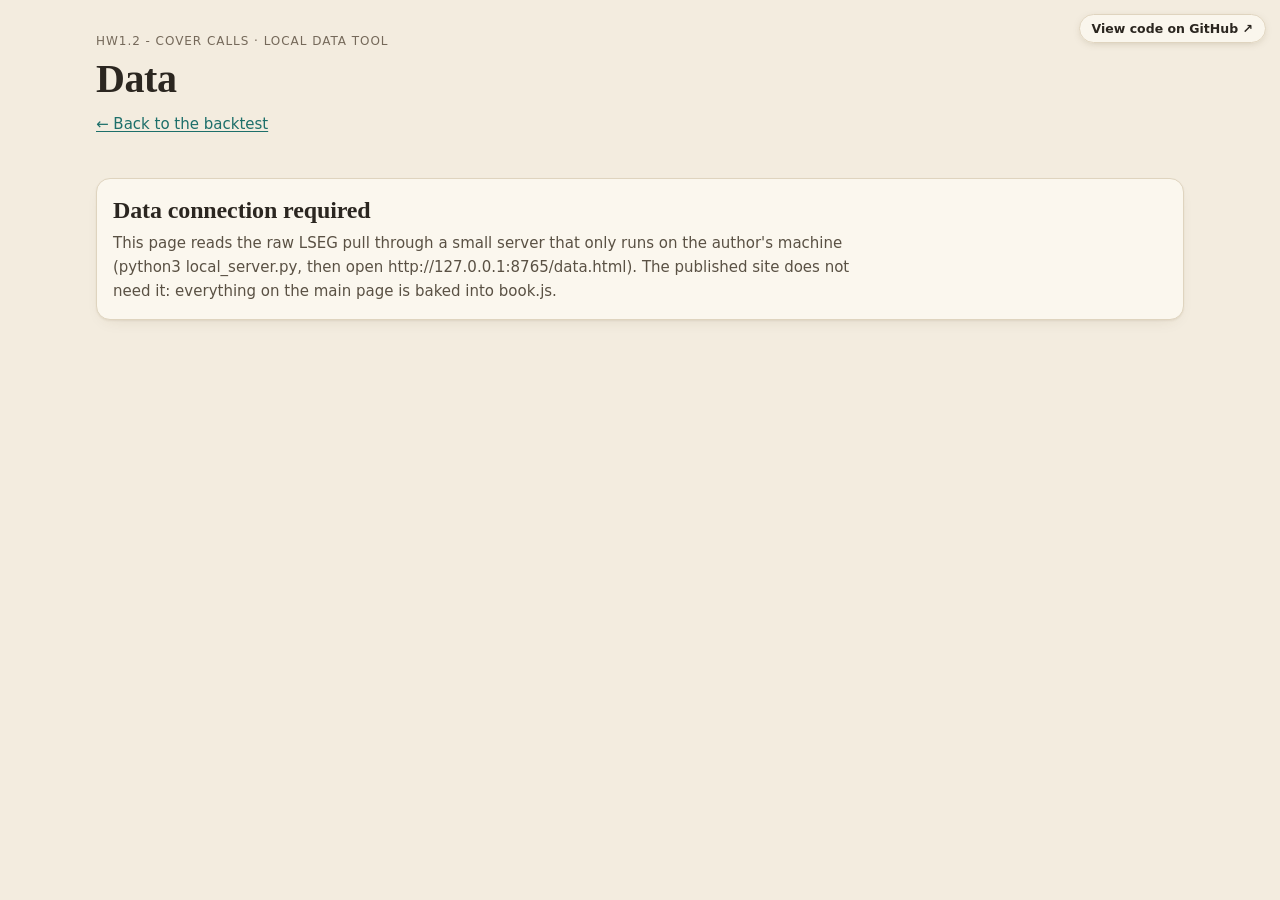
<file: hw1_2/data.html>
<!DOCTYPE html>
<html lang="en">
<head>
<meta charset="utf-8">
<meta name="viewport" content="width=device-width, initial-scale=1">
<title>Data - HW1.2 - Cover Calls</title>
<link rel="stylesheet" href="style.css">
</head>
<body>
<!-- github-link -->
<a class="gh-src" href="https://github.com/BigJayJayHuang/FIN---Adv-Algo-Trading/tree/main/hw1_2" target="_blank" rel="noopener" aria-label="View this page's code on GitHub">View code on GitHub <span aria-hidden="true">&#8599;</span></a>
<style>
  .gh-src { position: fixed; top: 14px; right: 14px; z-index: 50; padding: 6px 12px; border-radius: 999px;
    font: 600 12.5px/1.2 ui-sans-serif, system-ui, -apple-system, "Segoe UI", Roboto, sans-serif; text-decoration: none;
    color: #2b2620; background: rgba(251, 247, 238, .92); border: 1px solid #dfd4bf; box-shadow: 0 2px 10px -4px rgba(80, 60, 20, .35); }
  .gh-src:hover { border-color: #1d6f6a; color: #1d6f6a; }
  .gh-src:focus-visible { outline: 2px solid #1d6f6a; outline-offset: 2px; }
  @media (prefers-color-scheme: dark) { .gh-src { color: #f2eadb; background: rgba(41, 36, 29, .92); border-color: #40382c; }
    .gh-src:hover { color: #4fb0a8; border-color: #4fb0a8; } }
  @media print { .gh-src { display: none; } }
</style>
<header class="wrap hero">
  <p class="eyebrow">HW1.2 - Cover Calls &middot; Local data tool</p>
  <h1>Data</h1>
  <p class="sub"><a href="index.html">&larr; Back to the backtest</a></p>
</header>
<main class="wrap">
  <section>
    <div class="card" id="gate"><p class="lede" style="margin:0">Checking connection&hellip;</p></div>
    <div id="local" hidden>
      <div class="card" id="meta" style="margin-bottom:12px"></div>
      <div class="tbl" id="rics"></div>
    </div>
  </section>
</main>
<script>
(function () {
  var gate = document.getElementById("gate");
  var h = location.hostname;
  var local = (h === "localhost" || h === "127.0.0.1" || h === "[::1]") && location.protocol !== "file:";
  function say(title, body) {
    gate.textContent = "";
    var t = document.createElement("h2"); t.textContent = title; t.style.margin = "0 0 6px";
    var p = document.createElement("p"); p.className = "lede"; p.style.margin = "0"; p.textContent = body;
    gate.append(t, p);
  }
  if (!local) {
    say("Data connection required",
        "This page reads the raw LSEG pull through a small server that only runs on the author's machine (python3 local_server.py, then open http://127.0.0.1:8765/data.html). " +
        "The published site does not need it: everything on the main page is baked into book.js.");
    return;
  }
  fetch("/api/status").then(function (r) { return r.json(); }).then(function (j) {
    if (!j.ok) { say("Data connection required", j.error || "raw_data.pkl not found. Run fetch_data.py first."); return; }
    gate.hidden = true;
    document.getElementById("local").hidden = false;
    var m = document.getElementById("meta");
    var lines = [["Source", j.meta.source], ["Pulled", j.meta.fetched_at], ["Interval", j.meta.interval],
                 ["Stock", j.meta.stock_ric + " - " + j.stock_bars + " bars, " + j.stock_first + " to " + j.stock_last],
                 ["Option RICs with data", j.rics.length + " of " + j.tried + " looked up"]];
    lines.forEach(function (l) { var p = document.createElement("p"); p.style.margin = "0 0 4px";
      var b = document.createElement("b"); b.textContent = l[0] + ": "; p.append(b, document.createTextNode(String(l[1]))); m.append(p); });
    var t = document.createElement("table"), th = document.createElement("thead"), tr = document.createElement("tr");
    ["RIC", "Expiry", "Strike", "Bars", "Quoted", "Traded", "First bar", "Last bar"].forEach(function (c) { var x = document.createElement("th"); x.textContent = c; tr.append(x); });
    th.append(tr); t.append(th);
    var tb = document.createElement("tbody");
    j.rics.forEach(function (r) { var row = document.createElement("tr");
      [r.ric, r.expiry, r.strike, r.bars, r.quoted, r.traded, r.first, r.last].forEach(function (v) { var td = document.createElement("td"); td.textContent = v; row.append(td); });
      tb.append(row); });
    t.append(tb); document.getElementById("rics").append(t);
  }).catch(function () { say("Data connection required", "The local server is not answering. Start it with: python3 local_server.py"); });
})();
</script>
</body>
</html>
</file>
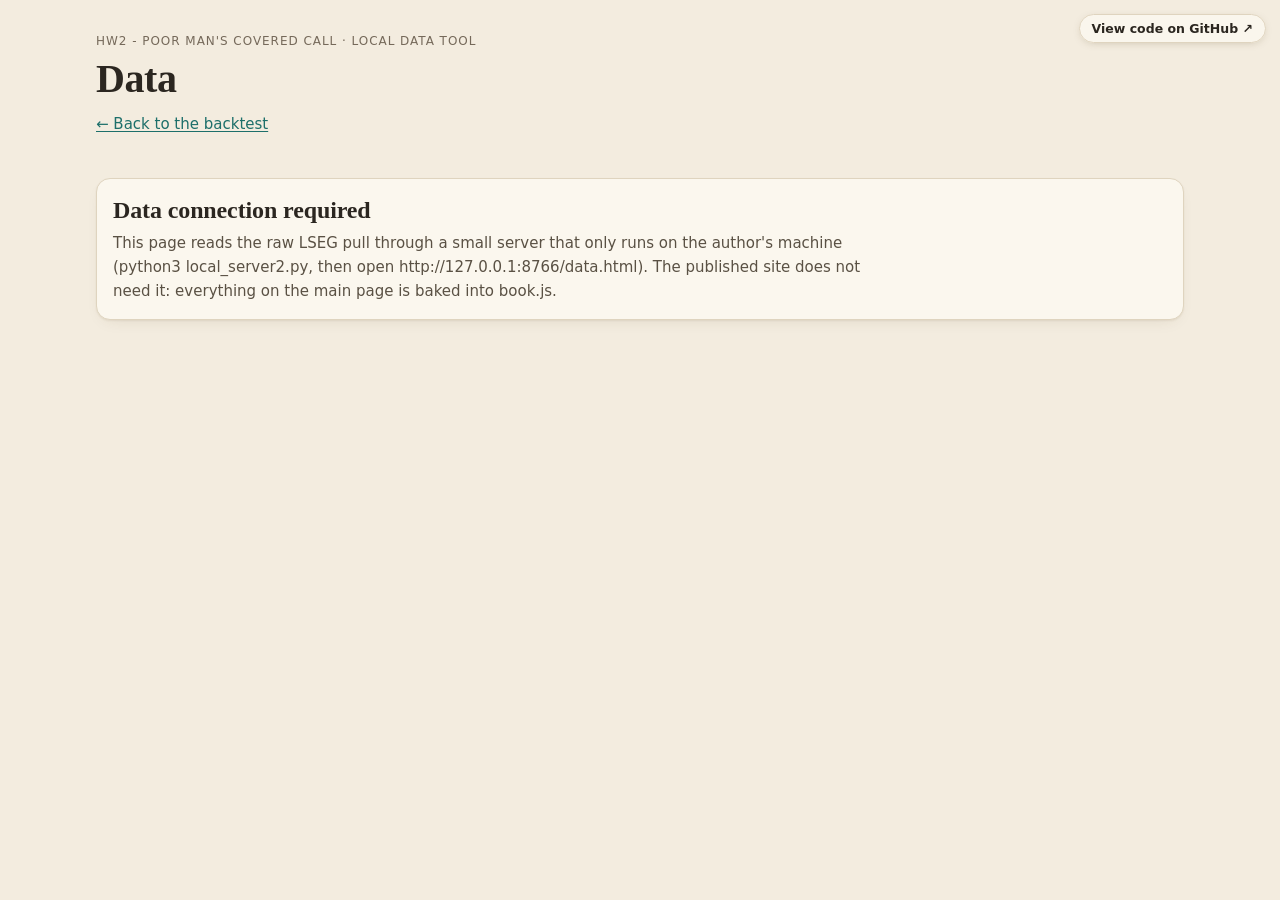
<file: hw2/data.html>
<!DOCTYPE html>
<html lang="en">
<head>
<meta charset="utf-8">
<meta name="viewport" content="width=device-width, initial-scale=1">
<title>Data - HW2 - Poor Man's Covered Call</title>
<link rel="stylesheet" href="style.css">
</head>
<body>
<!-- github-link -->
<a class="gh-src" href="https://github.com/BigJayJayHuang/FIN---Adv-Algo-Trading/tree/main/hw2" target="_blank" rel="noopener" aria-label="View this page's code on GitHub">View code on GitHub <span aria-hidden="true">&#8599;</span></a>
<style>
  .gh-src { position: fixed; top: 14px; right: 14px; z-index: 50; padding: 6px 12px; border-radius: 999px;
    font: 600 12.5px/1.2 ui-sans-serif, system-ui, -apple-system, "Segoe UI", Roboto, sans-serif; text-decoration: none;
    color: #2b2620; background: rgba(251, 247, 238, .92); border: 1px solid #dfd4bf; box-shadow: 0 2px 10px -4px rgba(80, 60, 20, .35); }
  .gh-src:hover { border-color: #1d6f6a; color: #1d6f6a; }
  .gh-src:focus-visible { outline: 2px solid #1d6f6a; outline-offset: 2px; }
  @media (prefers-color-scheme: dark) { .gh-src { color: #f2eadb; background: rgba(41, 36, 29, .92); border-color: #40382c; }
    .gh-src:hover { color: #4fb0a8; border-color: #4fb0a8; } }
  @media print { .gh-src { display: none; } }
</style>
<header class="wrap hero">
  <p class="eyebrow">HW2 - Poor Man's Covered Call &middot; Local data tool</p>
  <h1>Data</h1>
  <p class="sub"><a href="index.html">&larr; Back to the backtest</a></p>
</header>
<main class="wrap">
  <section>
    <div class="card" id="gate"><p class="lede" style="margin:0">Checking connection&hellip;</p></div>
    <div id="local" hidden>
      <div class="card" id="meta" style="margin-bottom:12px"></div>
      <div class="tbl" id="rics"></div>
    </div>
  </section>
</main>
<script>
(function () {
  var gate = document.getElementById("gate");
  var h = location.hostname;
  var local = (h === "localhost" || h === "127.0.0.1" || h === "[::1]") && location.protocol !== "file:";
  function say(title, body) {
    gate.textContent = "";
    var t = document.createElement("h2"); t.textContent = title; t.style.margin = "0 0 6px";
    var p = document.createElement("p"); p.className = "lede"; p.style.margin = "0"; p.textContent = body;
    gate.append(t, p);
  }
  if (!local) {
    say("Data connection required",
        "This page reads the raw LSEG pull through a small server that only runs on the author's machine (python3 local_server2.py, then open http://127.0.0.1:8766/data.html). " +
        "The published site does not need it: everything on the main page is baked into book.js.");
    return;
  }
  fetch("/api/status").then(function (r) { return r.json(); }).then(function (j) {
    if (!j.ok) { say("Data connection required", j.error || "raw_data2.pkl not found. Run fetch_data2.py first."); return; }
    gate.hidden = true;
    document.getElementById("local").hidden = false;
    var m = document.getElementById("meta");
    var lines = [["Source", j.meta.source], ["Pulled", j.meta.fetched_at], ["Interval", j.meta.interval],
                 ["Stock", j.meta.stock_ric + " - " + j.stock_bars + " bars, " + j.stock_first + " to " + j.stock_last],
                 ["Option RICs with data", j.rics.length + " of " + j.tried + " looked up"]];
    lines.forEach(function (l) { var p = document.createElement("p"); p.style.margin = "0 0 4px";
      var b = document.createElement("b"); b.textContent = l[0] + ": "; p.append(b, document.createTextNode(String(l[1]))); m.append(p); });
    var t = document.createElement("table"), th = document.createElement("thead"), tr = document.createElement("tr");
    ["RIC", "Expiry", "Strike", "Bars", "Quoted", "Traded", "First bar", "Last bar"].forEach(function (c) { var x = document.createElement("th"); x.textContent = c; tr.append(x); });
    th.append(tr); t.append(th);
    var tb = document.createElement("tbody");
    j.rics.forEach(function (r) { var row = document.createElement("tr");
      [r.ric, r.expiry, r.strike, r.bars, r.quoted, r.traded, r.first, r.last].forEach(function (v) { var td = document.createElement("td"); td.textContent = v; row.append(td); });
      tb.append(row); });
    t.append(tb); document.getElementById("rics").append(t);
  }).catch(function () { say("Data connection required", "The local server is not answering. Start it with: python3 local_server2.py"); });
})();
</script>
</body>
</html>
</file>
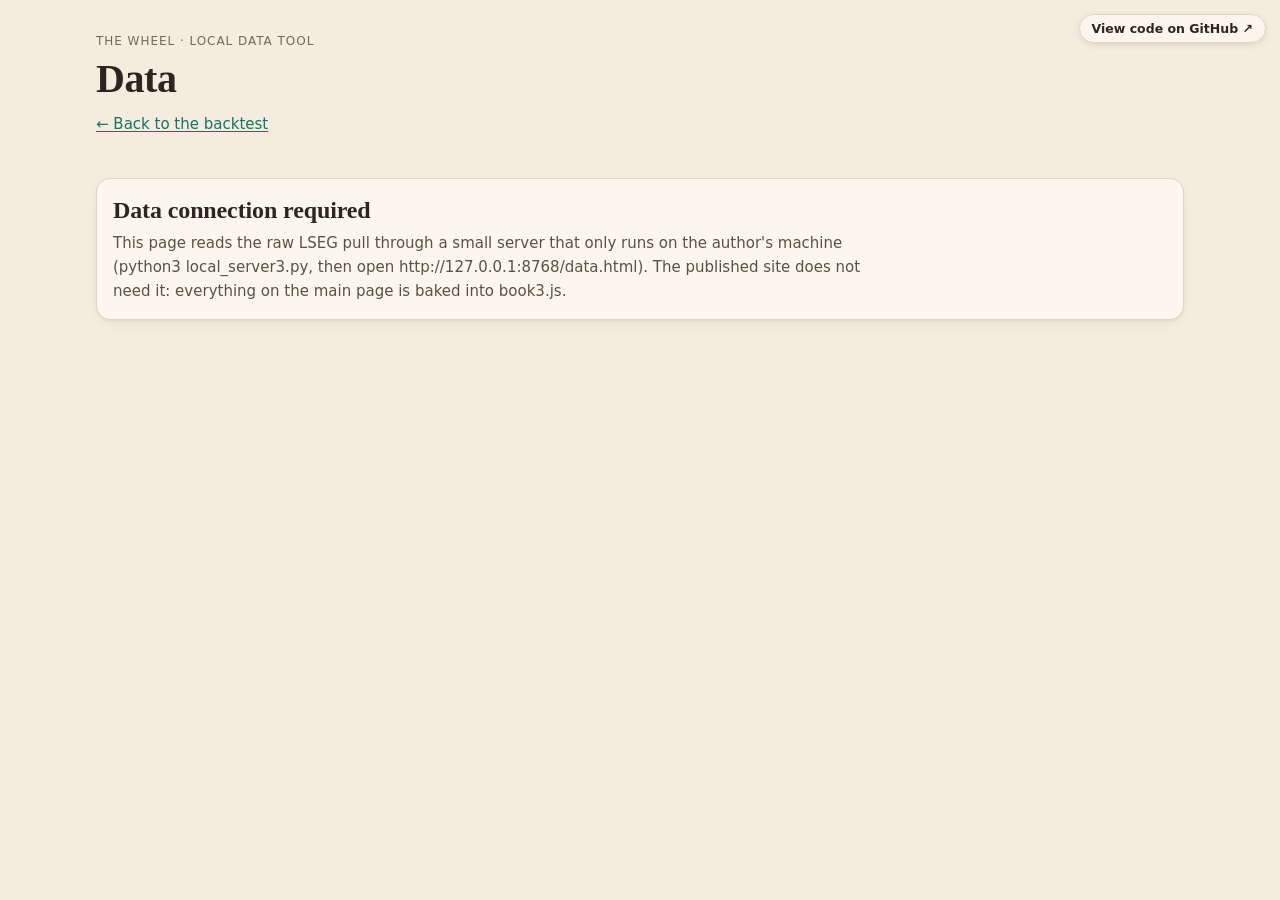
<file: hw3/data.html>
<!DOCTYPE html>
<html lang="en">
<head>
<meta charset="utf-8">
<meta name="viewport" content="width=device-width, initial-scale=1">
<title>Data - The Wheel</title>
<link rel="stylesheet" href="style.css">
</head>
<body>
<!-- github-link -->
<a class="gh-src" href="https://github.com/BigJayJayHuang/FIN---Adv-Algo-Trading/tree/main/hw3" target="_blank" rel="noopener" aria-label="View this page's code on GitHub">View code on GitHub <span aria-hidden="true">&#8599;</span></a>
<style>
  .gh-src { position: fixed; top: 14px; right: 14px; z-index: 50; padding: 6px 12px; border-radius: 999px;
    font: 600 12.5px/1.2 ui-sans-serif, system-ui, -apple-system, "Segoe UI", Roboto, sans-serif; text-decoration: none;
    color: #2b2620; background: rgba(251, 247, 238, .92); border: 1px solid #dfd4bf; box-shadow: 0 2px 10px -4px rgba(80, 60, 20, .35); }
  .gh-src:hover { border-color: #1d6f6a; color: #1d6f6a; }
  .gh-src:focus-visible { outline: 2px solid #1d6f6a; outline-offset: 2px; }
  @media (prefers-color-scheme: dark) { .gh-src { color: #f2eadb; background: rgba(41, 36, 29, .92); border-color: #40382c; }
    .gh-src:hover { color: #4fb0a8; border-color: #4fb0a8; } }
  @media print { .gh-src { display: none; } }
</style>
<header class="wrap hero">
  <p class="eyebrow">The Wheel &middot; Local data tool</p>
  <h1>Data</h1>
  <p class="sub"><a href="index.html">&larr; Back to the backtest</a></p>
</header>
<main class="wrap">
  <section>
    <div class="card" id="gate"><p class="lede" style="margin:0">Checking connection&hellip;</p></div>
    <div id="local" hidden>
      <div class="card" id="meta" style="margin-bottom:12px"></div>
      <div class="tbl" id="rics"></div>
    </div>
  </section>
</main>
<script>
(function () {
  var gate = document.getElementById("gate");
  var h = location.hostname;
  var local = (h === "localhost" || h === "127.0.0.1" || h === "[::1]") && location.protocol !== "file:";
  function say(title, body) {
    gate.textContent = "";
    var t = document.createElement("h2"); t.textContent = title; t.style.margin = "0 0 6px";
    var p = document.createElement("p"); p.className = "lede"; p.style.margin = "0"; p.textContent = body;
    gate.append(t, p);
  }
  if (!local) {
    say("Data connection required",
        "This page reads the raw LSEG pull through a small server that only runs on the author's machine (python3 local_server3.py, then open http://127.0.0.1:8768/data.html). " +
        "The published site does not need it: everything on the main page is baked into book3.js.");
    return;
  }
  fetch("/api/status").then(function (r) { return r.json(); }).then(function (j) {
    if (!j.ok) { say("Data connection required", j.error || "raw_data3.pkl not found. Run fetch_data3.py first."); return; }
    gate.hidden = true;
    document.getElementById("local").hidden = false;
    var m = document.getElementById("meta");
    var lines = [["Source", j.meta.source], ["Pulled", j.meta.fetched_at], ["Interval", j.meta.interval],
                 ["Stock", j.meta.stock_ric + " - " + j.stock_bars + " bars, " + j.stock_first + " to " + j.stock_last],
                 ["Option RICs with data", j.rics.length + " of " + j.tried + " looked up"]];
    lines.forEach(function (l) { var p = document.createElement("p"); p.style.margin = "0 0 4px";
      var b = document.createElement("b"); b.textContent = l[0] + ": "; p.append(b, document.createTextNode(String(l[1]))); m.append(p); });
    var t = document.createElement("table"), th = document.createElement("thead"), tr = document.createElement("tr");
    ["RIC", "Side", "Expiry", "Strike", "Bars", "Quoted", "Traded", "First bar", "Last bar"].forEach(function (c) { var x = document.createElement("th"); x.textContent = c; tr.append(x); });
    th.append(tr); t.append(th);
    var tb = document.createElement("tbody");
    j.rics.forEach(function (r) { var row = document.createElement("tr");
      [r.ric, r.side, r.expiry, r.strike, r.bars, r.quoted, r.traded, r.first, r.last].forEach(function (v) { var td = document.createElement("td"); td.textContent = v; row.append(td); });
      tb.append(row); });
    t.append(tb); document.getElementById("rics").append(t);
  }).catch(function () { say("Data connection required", "The local server is not answering. Start it with: python3 local_server3.py"); });
})();
</script>
</body>
</html>
</file>
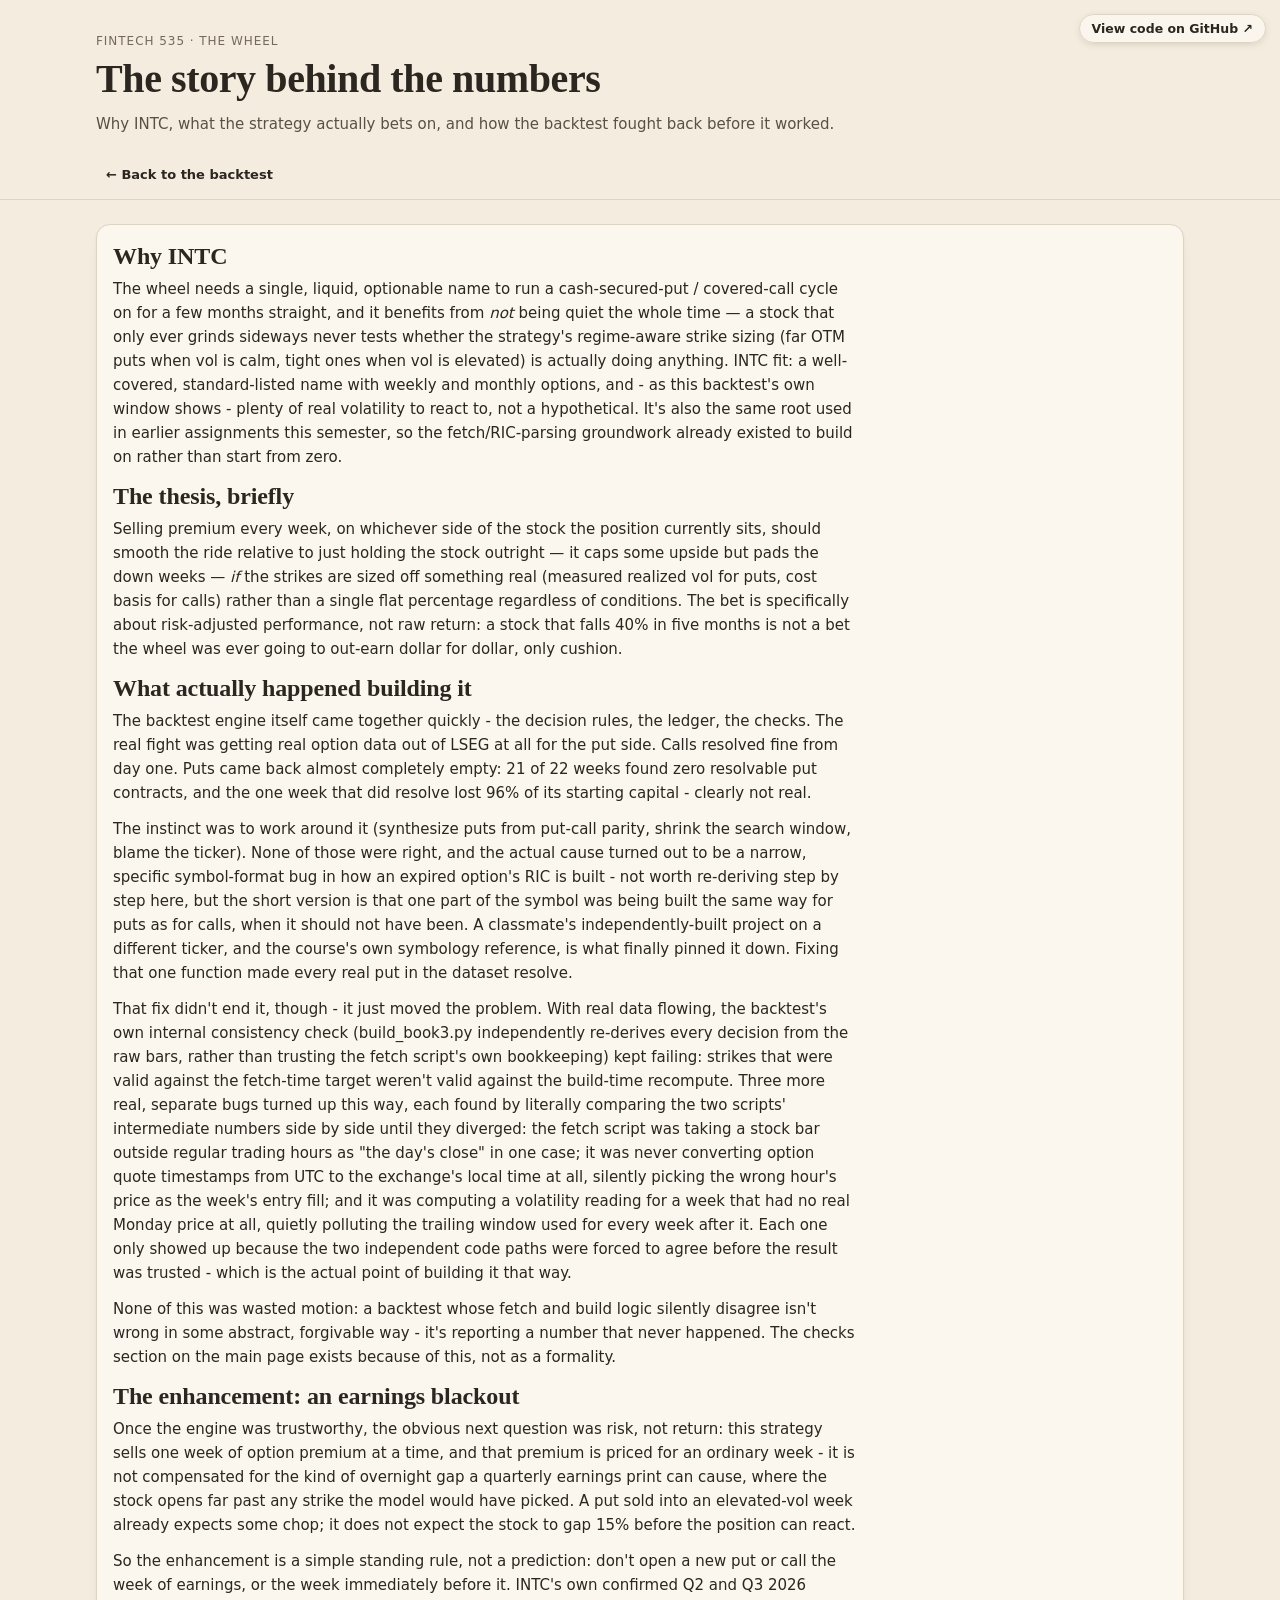
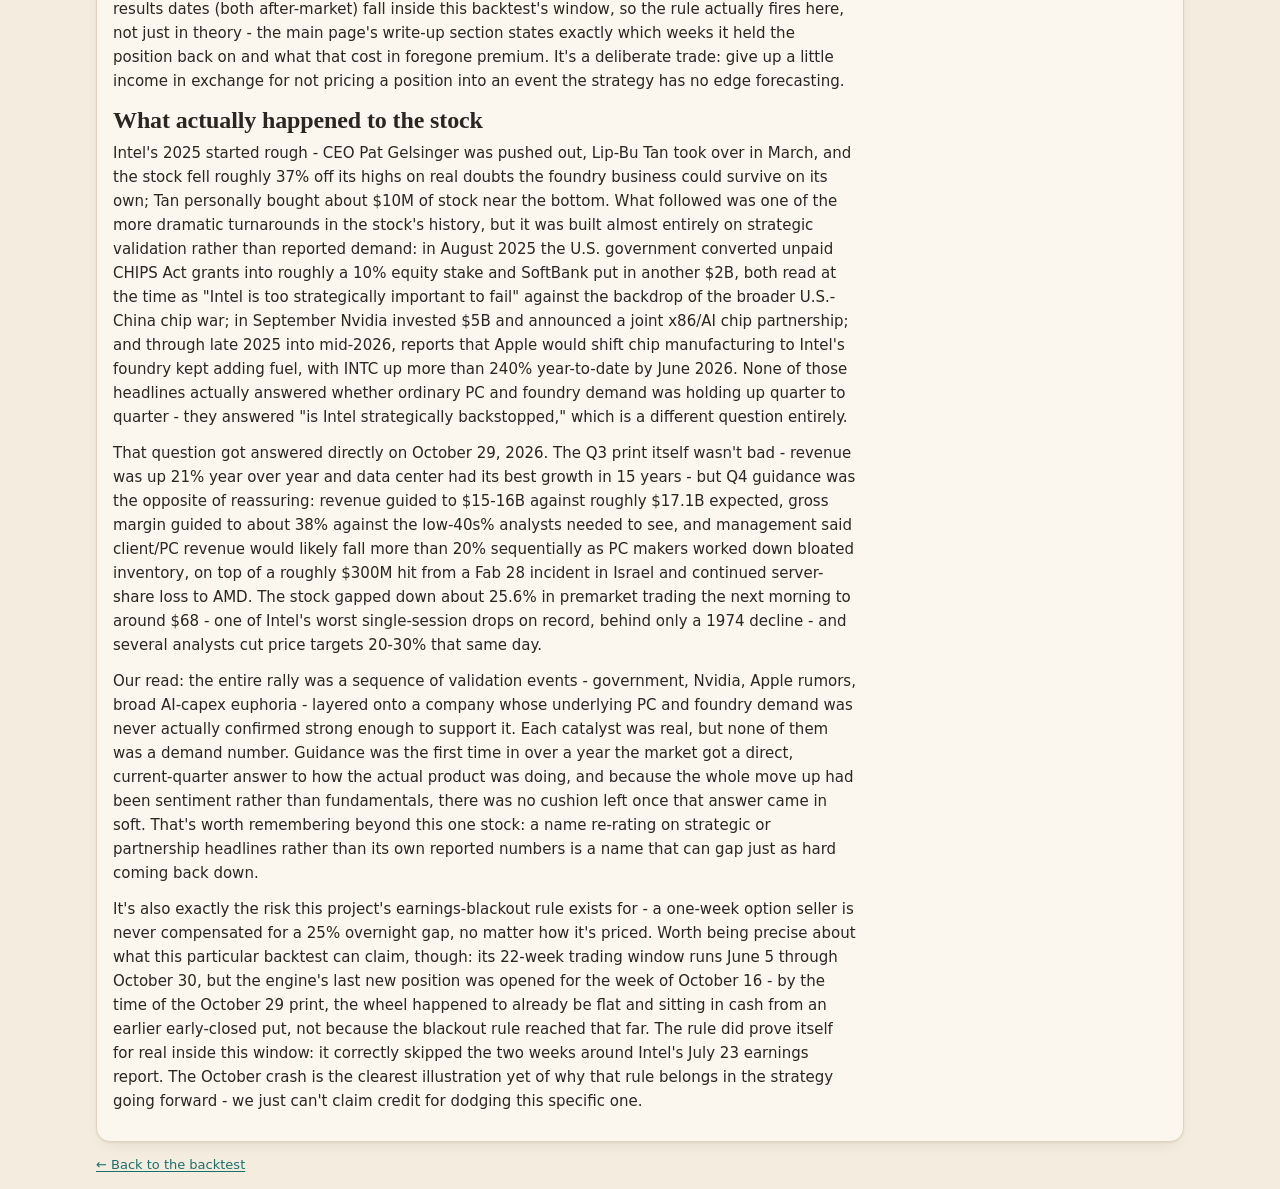
<file: hw3/story.html>
<!DOCTYPE html>
<html lang="en">
<head>
<meta charset="utf-8">
<meta name="viewport" content="width=device-width, initial-scale=1">
<title>The Wheel — the story</title>
<link rel="stylesheet" href="style.css">
</head>
<body>
<!-- github-link -->
<a class="gh-src" href="https://github.com/BigJayJayHuang/FIN---Adv-Algo-Trading/tree/main/hw3" target="_blank" rel="noopener" aria-label="View this page's code on GitHub">View code on GitHub <span aria-hidden="true">&#8599;</span></a>
<style>
  .gh-src { position: fixed; top: 14px; right: 14px; z-index: 50; padding: 6px 12px; border-radius: 999px;
    font: 600 12.5px/1.2 ui-sans-serif, system-ui, -apple-system, "Segoe UI", Roboto, sans-serif; text-decoration: none;
    color: #2b2620; background: rgba(251, 247, 238, .92); border: 1px solid #dfd4bf; box-shadow: 0 2px 10px -4px rgba(80, 60, 20, .35); }
  .gh-src:hover { border-color: #1d6f6a; color: #1d6f6a; }
  .gh-src:focus-visible { outline: 2px solid #1d6f6a; outline-offset: 2px; }
  @media (prefers-color-scheme: dark) { .gh-src { color: #f2eadb; background: rgba(41, 36, 29, .92); border-color: #40382c; }
    .gh-src:hover { color: #4fb0a8; border-color: #4fb0a8; } }
  @media print { .gh-src { display: none; } }
</style>

<header class="wrap hero">
  <p class="eyebrow">FINTECH 535 &middot; The wheel</p>
  <h1>The story behind the numbers</h1>
  <p class="sub">Why INTC, what the strategy actually bets on, and how the backtest fought back before it worked.</p>
</header>

<nav class="bar" aria-label="Sections">
  <div class="wrap">
    <a class="home" href="index.html">&larr; Back to the backtest</a>
    <span class="sp"></span>
  </div>
</nav>

<main class="wrap">
<div class="card prose" style="margin-top:24px">

<h2 style="margin-top:0">Why INTC</h2>
<p>The wheel needs a single, liquid, optionable name to run a cash-secured-put / covered-call cycle on for a few months straight, and it benefits from <i>not</i> being quiet the whole time — a stock that only ever grinds sideways never tests whether the strategy's regime-aware strike sizing (far OTM puts when vol is calm, tight ones when vol is elevated) is actually doing anything. INTC fit: a well-covered, standard-listed name with weekly and monthly options, and - as this backtest's own window shows - plenty of real volatility to react to, not a hypothetical. It's also the same root used in earlier assignments this semester, so the fetch/RIC-parsing groundwork already existed to build on rather than start from zero.</p>

<h2>The thesis, briefly</h2>
<p>Selling premium every week, on whichever side of the stock the position currently sits, should smooth the ride relative to just holding the stock outright — it caps some upside but pads the down weeks — <i>if</i> the strikes are sized off something real (measured realized vol for puts, cost basis for calls) rather than a single flat percentage regardless of conditions. The bet is specifically about risk-adjusted performance, not raw return: a stock that falls 40% in five months is not a bet the wheel was ever going to out-earn dollar for dollar, only cushion.</p>

<h2>What actually happened building it</h2>
<p>The backtest engine itself came together quickly - the decision rules, the ledger, the checks. The real fight was getting real option data out of LSEG at all for the put side. Calls resolved fine from day one. Puts came back almost completely empty: 21 of 22 weeks found zero resolvable put contracts, and the one week that did resolve lost 96% of its starting capital - clearly not real.</p>
<p>The instinct was to work around it (synthesize puts from put-call parity, shrink the search window, blame the ticker). None of those were right, and the actual cause turned out to be a narrow, specific symbol-format bug in how an expired option's RIC is built - not worth re-deriving step by step here, but the short version is that one part of the symbol was being built the same way for puts as for calls, when it should not have been. A classmate's independently-built project on a different ticker, and the course's own symbology reference, is what finally pinned it down. Fixing that one function made every real put in the dataset resolve.</p>
<p>That fix didn't end it, though - it just moved the problem. With real data flowing, the backtest's own internal consistency check (build_book3.py independently re-derives every decision from the raw bars, rather than trusting the fetch script's own bookkeeping) kept failing: strikes that were valid against the fetch-time target weren't valid against the build-time recompute. Three more real, separate bugs turned up this way, each found by literally comparing the two scripts' intermediate numbers side by side until they diverged: the fetch script was taking a stock bar outside regular trading hours as "the day's close" in one case; it was never converting option quote timestamps from UTC to the exchange's local time at all, silently picking the wrong hour's price as the week's entry fill; and it was computing a volatility reading for a week that had no real Monday price at all, quietly polluting the trailing window used for every week after it. Each one only showed up because the two independent code paths were forced to agree before the result was trusted - which is the actual point of building it that way.</p>
<p>None of this was wasted motion: a backtest whose fetch and build logic silently disagree isn't wrong in some abstract, forgivable way - it's reporting a number that never happened. The checks section on the main page exists because of this, not as a formality.</p>

<h2>The enhancement: an earnings blackout</h2>
<p>Once the engine was trustworthy, the obvious next question was risk, not return: this strategy sells one week of option premium at a time, and that premium is priced for an ordinary week - it is not compensated for the kind of overnight gap a quarterly earnings print can cause, where the stock opens far past any strike the model would have picked. A put sold into an elevated-vol week already expects some chop; it does not expect the stock to gap 15% before the position can react.</p>
<p>So the enhancement is a simple standing rule, not a prediction: don't open a new put or call the week of earnings, or the week immediately before it. INTC's own confirmed Q2 and Q3 2026 results dates (both after-market) fall inside this backtest's window, so the rule actually fires here, not just in theory - the main page's write-up section states exactly which weeks it held the position back on and what that cost in foregone premium. It's a deliberate trade: give up a little income in exchange for not pricing a position into an event the strategy has no edge forecasting.</p>

<h2>What actually happened to the stock</h2>
<p>Intel's 2025 started rough - CEO Pat Gelsinger was pushed out, Lip-Bu Tan took over in March, and the stock fell roughly 37% off its highs on real doubts the foundry business could survive on its own; Tan personally bought about $10M of stock near the bottom. What followed was one of the more dramatic turnarounds in the stock's history, but it was built almost entirely on strategic validation rather than reported demand: in August 2025 the U.S. government converted unpaid CHIPS Act grants into roughly a 10% equity stake and SoftBank put in another $2B, both read at the time as "Intel is too strategically important to fail" against the backdrop of the broader U.S.-China chip war; in September Nvidia invested $5B and announced a joint x86/AI chip partnership; and through late 2025 into mid-2026, reports that Apple would shift chip manufacturing to Intel's foundry kept adding fuel, with INTC up more than 240% year-to-date by June 2026. None of those headlines actually answered whether ordinary PC and foundry demand was holding up quarter to quarter - they answered "is Intel strategically backstopped," which is a different question entirely.</p>
<p>That question got answered directly on October 29, 2026. The Q3 print itself wasn't bad - revenue was up 21% year over year and data center had its best growth in 15 years - but Q4 guidance was the opposite of reassuring: revenue guided to $15-16B against roughly $17.1B expected, gross margin guided to about 38% against the low-40s% analysts needed to see, and management said client/PC revenue would likely fall more than 20% sequentially as PC makers worked down bloated inventory, on top of a roughly $300M hit from a Fab 28 incident in Israel and continued server-share loss to AMD. The stock gapped down about 25.6% in premarket trading the next morning to around $68 - one of Intel's worst single-session drops on record, behind only a 1974 decline - and several analysts cut price targets 20-30% that same day.</p>
<p>Our read: the entire rally was a sequence of validation events - government, Nvidia, Apple rumors, broad AI-capex euphoria - layered onto a company whose underlying PC and foundry demand was never actually confirmed strong enough to support it. Each catalyst was real, but none of them was a demand number. Guidance was the first time in over a year the market got a direct, current-quarter answer to how the actual product was doing, and because the whole move up had been sentiment rather than fundamentals, there was no cushion left once that answer came in soft. That's worth remembering beyond this one stock: a name re-rating on strategic or partnership headlines rather than its own reported numbers is a name that can gap just as hard coming back down.</p>
<p>It's also exactly the risk this project's earnings-blackout rule exists for - a one-week option seller is never compensated for a 25% overnight gap, no matter how it's priced. Worth being precise about what this particular backtest can claim, though: its 22-week trading window runs June 5 through October 30, but the engine's last new position was opened for the week of October 16 - by the time of the October 29 print, the wheel happened to already be flat and sitting in cash from an earlier early-closed put, not because the blackout rule reached that far. The rule did prove itself for real inside this window: it correctly skipped the two weeks around Intel's July 23 earnings report. The October crash is the clearest illustration yet of why that rule belongs in the strategy going forward - we just can't claim credit for dodging this specific one.</p>

</div>
</main>

<footer class="wrap"><p><a href="index.html">&larr; Back to the backtest</a></p></footer>

</body>
</html>
</file>
<file: hw1_2/style.css>
/* HW1.2 Cover Calls - tokens first, everything else references them.
   Palette: warm beige base, deep teal as the main accent, terracotta as its partner, slate for the reference line. */
:root {
  color-scheme: light;
  --bg: #f3ecdf;
  --surface: #fbf7ee;
  --surface-2: #ede4d3;
  --ink: #2b2620;
  --ink-2: #5a5144;
  --ink-3: #75695a;
  --hair: #dfd4bf;
  --grid: #e6dcc8;
  --band: rgba(90, 70, 30, 0.05);
  --s1: #1d6f6a;   /* teal: basic version  */
  --s2: #b85a33;   /* terracotta: my version */
  --s3: #5f708a;   /* slate: buy and hold / reference */
  --good: #4f7f3a; --good-ink: #3f6b2e;
  --warn: #c9a227;
  --crit: #b3382c;
  --chip-buy: rgba(29, 111, 106, 0.14);
  --chip-sell: rgba(184, 90, 51, 0.15);
  --chip-exp: rgba(90, 70, 30, 0.10);
  --chip-asg: rgba(79, 127, 58, 0.18);
  --chip-skip: rgba(201, 162, 39, 0.26);
  --shadow: 0 1px 2px rgba(80, 60, 20, 0.07), 0 6px 18px -10px rgba(80, 60, 20, 0.18);
}
@media (prefers-color-scheme: dark) {
  :root:where(:not([data-theme="light"])) {
    color-scheme: dark;
    --bg: #1f1b16; --surface: #29241d; --surface-2: #332d24;
    --ink: #f2eadb; --ink-2: #cdc3af; --ink-3: #a29883;
    --hair: #40382c; --grid: #352e25; --band: rgba(255, 240, 210, 0.04);
    --s1: #4fb0a8; --s2: #e58a5e; --s3: #8ea3c0;
    --good-ink: #9fc987;
    --chip-buy: rgba(79, 176, 168, 0.24); --chip-sell: rgba(229, 138, 94, 0.24);
    --chip-exp: rgba(255, 240, 210, 0.10); --chip-asg: rgba(159, 201, 135, 0.22); --chip-skip: rgba(224, 186, 70, 0.26);
    --shadow: none;
  }
}
:root[data-theme="dark"] {
  color-scheme: dark;
  --bg: #1f1b16; --surface: #29241d; --surface-2: #332d24;
  --ink: #f2eadb; --ink-2: #cdc3af; --ink-3: #a29883;
  --hair: #40382c; --grid: #352e25; --band: rgba(255, 240, 210, 0.04);
  --s1: #4fb0a8; --s2: #e58a5e; --s3: #8ea3c0;
  --good-ink: #9fc987;
  --chip-buy: rgba(79, 176, 168, 0.24); --chip-sell: rgba(229, 138, 94, 0.24);
  --chip-exp: rgba(255, 240, 210, 0.10); --chip-asg: rgba(159, 201, 135, 0.22); --chip-skip: rgba(224, 186, 70, 0.26);
  --shadow: none;
}

* { box-sizing: border-box; }
html { scroll-behavior: smooth; }
section[id] { scroll-margin-top: 64px; }
body {
  margin: 0; background: var(--bg); color: var(--ink);
  font: 15px/1.6 ui-sans-serif, system-ui, -apple-system, "Segoe UI", Roboto, sans-serif;
  -webkit-font-smoothing: antialiased;
}
a { color: var(--s1); text-underline-offset: 2px; }
.wrap { max-width: 1120px; margin: 0 auto; padding: 0 16px; }
.num, td.n, th.n { font-variant-numeric: tabular-nums; }

/* ---------- header / nav ---------- */
.hero { padding: 32px 16px 16px; }
.eyebrow { color: var(--ink-3); font-size: 12px; letter-spacing: .08em; text-transform: uppercase; margin: 0 0 6px; }
h1, h2 { font-family: ui-serif, Georgia, "Iowan Old Style", "Times New Roman", serif; }
h1 { font-size: clamp(28px, 5vw, 40px); line-height: 1.12; margin: 0 0 10px; font-weight: 600; letter-spacing: -0.01em; }
.sub { color: var(--ink-2); margin: 0; max-width: 78ch; }
nav.bar { position: sticky; top: 0; z-index: 20; background: color-mix(in srgb, var(--bg) 92%, transparent); backdrop-filter: blur(8px);
  border-bottom: 1px solid var(--hair); }
nav.bar .wrap { display: flex; gap: 4px; align-items: center; overflow-x: auto; padding-top: 8px; padding-bottom: 8px; white-space: nowrap; }
nav.bar a { color: var(--ink-2); text-decoration: none; font-size: 13px; padding: 5px 10px; border-radius: 8px; }
nav.bar a.home { color: var(--ink); font-weight: 600; margin-right: 6px; }
nav.bar a:hover, nav.bar a:focus-visible { background: var(--surface-2); color: var(--ink); outline: none; }
nav.bar .sp { flex: 1; }
button.ghost { font: inherit; font-size: 12px; color: var(--ink-2); background: transparent; border: 1px solid var(--hair); border-radius: 8px; padding: 4px 10px; cursor: pointer; }
button.ghost:hover { background: var(--surface-2); }
.demo { background: var(--crit); color: #fff; font-weight: 600; text-align: center; padding: 10px 16px; }

/* ---------- sections / cards ---------- */
section { padding: 26px 0 6px; }
h2 { font-size: 24px; margin: 0 0 6px; font-weight: 600; letter-spacing: -0.005em; line-height: 1.25; }
h3 { font-size: 15px; margin: 18px 0 4px; font-weight: 650; }
.lede { color: var(--ink-2); margin: 0 0 14px; max-width: 80ch; }
.card { background: var(--surface); border: 1px solid var(--hair); border-radius: 14px; padding: 16px; box-shadow: var(--shadow); }
.tiles { display: grid; grid-template-columns: repeat(auto-fit, minmax(190px, 1fr)); gap: 12px; }
@media (min-width: 1000px) { .tiles { grid-template-columns: repeat(6, 1fr); } }
.tile .lab { color: var(--ink-3); font-size: 12.5px; }
.tile .val { font-size: 26px; font-weight: 650; line-height: 1.2; margin-top: 2px; font-variant-numeric: tabular-nums; }
.tile .note { color: var(--ink-2); font-size: 13px; margin-top: 2px; }
.tile.hero-t { grid-column: span 2; }
.tile.hero-t .val { font-size: 48px; letter-spacing: -0.02em; }
@media (max-width: 520px) { .tile.hero-t { grid-column: span 1; } .tile.hero-t .val { font-size: 40px; } }

.prose p { margin: 0 0 12px; max-width: 78ch; }
.prose h3 { margin-top: 20px; }
.prose code, .code { font: 12.5px ui-monospace, SFMono-Regular, Menlo, monospace; background: var(--surface-2); padding: 1px 6px; border-radius: 5px; }
.rules { margin: 0; padding-left: 20px; }
.rules li { margin: 6px 0; max-width: 78ch; }
.formula { display: grid; grid-template-columns: max-content 1fr; gap: 4px 16px; font: 13px ui-monospace, SFMono-Regular, Menlo, monospace; }
.formula dt { color: var(--ink-3); } .formula dd { margin: 0; }

/* ---------- controls ---------- */
.controls { display: flex; flex-wrap: wrap; gap: 10px 16px; align-items: center; margin: 0 0 10px; color: var(--ink-2); font-size: 13px; }
.controls label { display: inline-flex; gap: 6px; align-items: center; }
select, .seg button { font: inherit; font-size: 13px; color: var(--ink); background: var(--surface); border: 1px solid var(--hair); border-radius: 8px; padding: 4px 8px; }
.seg { display: inline-flex; }
.seg button { border-radius: 0; margin-left: -1px; cursor: pointer; }
.seg button:first-child { border-radius: 8px 0 0 8px; margin-left: 0; }
.seg button:last-child { border-radius: 0 8px 8px 0; }
.seg button[aria-pressed="true"] { background: var(--surface-2); font-weight: 600; box-shadow: inset 0 0 0 1px var(--ink-3); position: relative; }

/* ---------- tables ---------- */
.tbl { overflow: auto; max-height: 520px; border: 1px solid var(--hair); border-radius: 12px; background: var(--surface); }
.tbl.short { max-height: none; }
table { border-collapse: collapse; width: 100%; font-size: 13px; }
th, td { padding: 7px 10px; text-align: left; white-space: nowrap; border-bottom: 1px solid var(--hair); vertical-align: top; }
th { position: sticky; top: 0; background: var(--surface-2); color: var(--ink-2); font-weight: 600; font-size: 12px; z-index: 1; }
td.n, th.n { text-align: right; }
td.wrapc { white-space: normal; min-width: 420px; max-width: 520px; color: var(--ink-2); font-size: 12.5px; line-height: 1.45; }
tr:last-child td { border-bottom: 0; }
tr.ev td { background: color-mix(in srgb, var(--s1) 5%, transparent); }
.neg { color: var(--crit); }
.chip { display: inline-block; font-size: 11.5px; font-weight: 650; letter-spacing: .03em; padding: 1px 8px; border-radius: 999px; }
.chip.BUY { background: var(--chip-buy); } .chip.SELL { background: var(--chip-sell); } .chip.EXPIRE { background: var(--chip-exp); }
.chip.ASSIGN { background: var(--chip-asg); } .chip.SKIP { background: var(--chip-skip); } .chip.OPEN { background: var(--chip-sell); }
.muted { color: var(--ink-3); }

/* ---------- charts ---------- */
.chart { position: relative; width: 100%; }
.chart svg, .chart canvas { display: block; width: 100%; touch-action: pan-y; }
.legend { display: flex; flex-wrap: wrap; gap: 6px 16px; font-size: 13px; color: var(--ink-2); margin: 0 0 8px; }
.legend i { display: inline-block; vertical-align: middle; margin-right: 6px; }
.legend i.ln { width: 18px; height: 0; border-top: 2px solid; }
.legend i.dt { width: 9px; height: 9px; border-radius: 50%; }
.tip { position: absolute; pointer-events: none; z-index: 5; min-width: 180px; max-width: 280px; background: var(--surface); color: var(--ink);
  border: 1px solid var(--hair); border-radius: 10px; padding: 8px 10px; font-size: 12.5px; box-shadow: 0 6px 20px rgba(0,0,0,.18); display: none; }
.tip .hd { font-weight: 650; margin-bottom: 4px; }
.tip .row { display: flex; gap: 8px; align-items: center; justify-content: space-between; margin: 2px 0; }
.tip .row .k { color: var(--ink-2); display: inline-flex; gap: 6px; align-items: center; }
.tip .row .k i { display: inline-block; width: 12px; border-top: 2px solid; }
.tip .row .v { font-weight: 650; font-variant-numeric: tabular-nums; }
.tip .sep { border-top: 1px solid var(--hair); margin: 5px 0; }
.stat { display: flex; flex-wrap: wrap; gap: 6px 24px; margin: 10px 0 0; font-size: 14px; }
.stat b { font-variant-numeric: tabular-nums; }
.axis-t { fill: var(--ink-3); font-size: 11.5px; }

/* ---------- checks / misc ---------- */
.checks { list-style: none; padding: 0; margin: 0; display: grid; gap: 8px; }
.checks li { display: grid; grid-template-columns: 64px 1fr; gap: 10px; align-items: start; }
.badge { font-size: 11.5px; font-weight: 700; padding: 2px 8px; border-radius: 6px; text-align: center; }
.badge.ok { background: color-mix(in srgb, var(--good) 20%, transparent); color: var(--good-ink); }
.badge.bad { background: var(--crit); color: #fff; }
footer { padding: 30px 0 60px; color: var(--ink-3); font-size: 13px; }
.two { display: grid; grid-template-columns: 1fr 1fr; gap: 12px; }
@media (max-width: 760px) { .two { grid-template-columns: 1fr; } }
.skiplist { margin: 8px 0 0; padding-left: 18px; color: var(--ink-2); font-size: 14px; }
</file>
<file: hw2/style.css>
/* HW1.2 Cover Calls - tokens first, everything else references them.
   Palette: warm beige base, deep teal as the main accent, terracotta as its partner, slate for the reference line. */
:root {
  color-scheme: light;
  --bg: #f3ecdf;
  --surface: #fbf7ee;
  --surface-2: #ede4d3;
  --ink: #2b2620;
  --ink-2: #5a5144;
  --ink-3: #75695a;
  --hair: #dfd4bf;
  --grid: #e6dcc8;
  --band: rgba(90, 70, 30, 0.05);
  --s1: #1d6f6a;   /* teal: basic version  */
  --s2: #b85a33;   /* terracotta: my version */
  --s3: #5f708a;   /* slate: buy and hold / reference */
  --good: #4f7f3a; --good-ink: #3f6b2e;
  --warn: #c9a227;
  --crit: #b3382c;
  --chip-buy: rgba(29, 111, 106, 0.14);
  --chip-sell: rgba(184, 90, 51, 0.15);
  --chip-exp: rgba(90, 70, 30, 0.10);
  --chip-asg: rgba(79, 127, 58, 0.18);
  --chip-skip: rgba(201, 162, 39, 0.26);
  --shadow: 0 1px 2px rgba(80, 60, 20, 0.07), 0 6px 18px -10px rgba(80, 60, 20, 0.18);
}
@media (prefers-color-scheme: dark) {
  :root:where(:not([data-theme="light"])) {
    color-scheme: dark;
    --bg: #1f1b16; --surface: #29241d; --surface-2: #332d24;
    --ink: #f2eadb; --ink-2: #cdc3af; --ink-3: #a29883;
    --hair: #40382c; --grid: #352e25; --band: rgba(255, 240, 210, 0.04);
    --s1: #4fb0a8; --s2: #e58a5e; --s3: #8ea3c0;
    --good-ink: #9fc987;
    --chip-buy: rgba(79, 176, 168, 0.24); --chip-sell: rgba(229, 138, 94, 0.24);
    --chip-exp: rgba(255, 240, 210, 0.10); --chip-asg: rgba(159, 201, 135, 0.22); --chip-skip: rgba(224, 186, 70, 0.26);
    --shadow: none;
  }
}
:root[data-theme="dark"] {
  color-scheme: dark;
  --bg: #1f1b16; --surface: #29241d; --surface-2: #332d24;
  --ink: #f2eadb; --ink-2: #cdc3af; --ink-3: #a29883;
  --hair: #40382c; --grid: #352e25; --band: rgba(255, 240, 210, 0.04);
  --s1: #4fb0a8; --s2: #e58a5e; --s3: #8ea3c0;
  --good-ink: #9fc987;
  --chip-buy: rgba(79, 176, 168, 0.24); --chip-sell: rgba(229, 138, 94, 0.24);
  --chip-exp: rgba(255, 240, 210, 0.10); --chip-asg: rgba(159, 201, 135, 0.22); --chip-skip: rgba(224, 186, 70, 0.26);
  --shadow: none;
}

* { box-sizing: border-box; }
html { scroll-behavior: smooth; }
section[id] { scroll-margin-top: 64px; }
body {
  margin: 0; background: var(--bg); color: var(--ink);
  font: 15px/1.6 ui-sans-serif, system-ui, -apple-system, "Segoe UI", Roboto, sans-serif;
  -webkit-font-smoothing: antialiased;
}
a { color: var(--s1); text-underline-offset: 2px; }
.wrap { max-width: 1120px; margin: 0 auto; padding: 0 16px; }
.num, td.n, th.n { font-variant-numeric: tabular-nums; }

/* ---------- header / nav ---------- */
.hero { padding: 32px 16px 16px; }
.eyebrow { color: var(--ink-3); font-size: 12px; letter-spacing: .08em; text-transform: uppercase; margin: 0 0 6px; }
h1, h2 { font-family: ui-serif, Georgia, "Iowan Old Style", "Times New Roman", serif; }
h1 { font-size: clamp(28px, 5vw, 40px); line-height: 1.12; margin: 0 0 10px; font-weight: 600; letter-spacing: -0.01em; }
.sub { color: var(--ink-2); margin: 0; max-width: 78ch; }
nav.bar { position: sticky; top: 0; z-index: 20; background: color-mix(in srgb, var(--bg) 92%, transparent); backdrop-filter: blur(8px);
  border-bottom: 1px solid var(--hair); }
nav.bar .wrap { display: flex; gap: 4px; align-items: center; overflow-x: auto; padding-top: 8px; padding-bottom: 8px; white-space: nowrap; }
nav.bar a { color: var(--ink-2); text-decoration: none; font-size: 13px; padding: 5px 10px; border-radius: 8px; }
nav.bar a.home { color: var(--ink); font-weight: 600; margin-right: 6px; }
nav.bar a:hover, nav.bar a:focus-visible { background: var(--surface-2); color: var(--ink); outline: none; }
nav.bar .sp { flex: 1; }
button.ghost { font: inherit; font-size: 12px; color: var(--ink-2); background: transparent; border: 1px solid var(--hair); border-radius: 8px; padding: 4px 10px; cursor: pointer; }
button.ghost:hover { background: var(--surface-2); }
.demo { background: var(--crit); color: #fff; font-weight: 600; text-align: center; padding: 10px 16px; }

/* ---------- sections / cards ---------- */
section { padding: 26px 0 6px; }
h2 { font-size: 24px; margin: 0 0 6px; font-weight: 600; letter-spacing: -0.005em; line-height: 1.25; }
h3 { font-size: 15px; margin: 18px 0 4px; font-weight: 650; }
.lede { color: var(--ink-2); margin: 0 0 14px; max-width: 80ch; }
.card { background: var(--surface); border: 1px solid var(--hair); border-radius: 14px; padding: 16px; box-shadow: var(--shadow); }
.tiles { display: grid; grid-template-columns: repeat(auto-fit, minmax(190px, 1fr)); gap: 12px; }
@media (min-width: 1000px) { .tiles { grid-template-columns: repeat(6, 1fr); } }
.tile .lab { color: var(--ink-3); font-size: 12.5px; }
.tile .val { font-size: 26px; font-weight: 650; line-height: 1.2; margin-top: 2px; font-variant-numeric: tabular-nums; }
.tile .note { color: var(--ink-2); font-size: 13px; margin-top: 2px; }
.tile.hero-t { grid-column: span 2; }
.tile.hero-t .val { font-size: 48px; letter-spacing: -0.02em; }
@media (max-width: 520px) { .tile.hero-t { grid-column: span 1; } .tile.hero-t .val { font-size: 40px; } }

.prose p { margin: 0 0 12px; max-width: 78ch; }
.prose h3 { margin-top: 20px; }
.prose code, .code { font: 12.5px ui-monospace, SFMono-Regular, Menlo, monospace; background: var(--surface-2); padding: 1px 6px; border-radius: 5px; }
.rules { margin: 0; padding-left: 20px; }
.rules li { margin: 6px 0; max-width: 78ch; }
.formula { display: grid; grid-template-columns: max-content 1fr; gap: 4px 16px; font: 13px ui-monospace, SFMono-Regular, Menlo, monospace; }
.formula dt { color: var(--ink-3); } .formula dd { margin: 0; }

/* ---------- controls ---------- */
.controls { display: flex; flex-wrap: wrap; gap: 10px 16px; align-items: center; margin: 0 0 10px; color: var(--ink-2); font-size: 13px; }
.controls label { display: inline-flex; gap: 6px; align-items: center; }
select, .seg button { font: inherit; font-size: 13px; color: var(--ink); background: var(--surface); border: 1px solid var(--hair); border-radius: 8px; padding: 4px 8px; }
.seg { display: inline-flex; }
.seg button { border-radius: 0; margin-left: -1px; cursor: pointer; }
.seg button:first-child { border-radius: 8px 0 0 8px; margin-left: 0; }
.seg button:last-child { border-radius: 0 8px 8px 0; }
.seg button[aria-pressed="true"] { background: var(--surface-2); font-weight: 600; box-shadow: inset 0 0 0 1px var(--ink-3); position: relative; }

/* ---------- tables ---------- */
.tbl { overflow: auto; max-height: 520px; border: 1px solid var(--hair); border-radius: 12px; background: var(--surface); }
.tbl.short { max-height: none; }
table { border-collapse: collapse; width: 100%; font-size: 13px; }
th, td { padding: 7px 10px; text-align: left; white-space: nowrap; border-bottom: 1px solid var(--hair); vertical-align: top; }
th { position: sticky; top: 0; background: var(--surface-2); color: var(--ink-2); font-weight: 600; font-size: 12px; z-index: 1; }
td.n, th.n { text-align: right; }
td.wrapc { white-space: normal; min-width: 420px; max-width: 520px; color: var(--ink-2); font-size: 12.5px; line-height: 1.45; }
tr:last-child td { border-bottom: 0; }
tr.ev td { background: color-mix(in srgb, var(--s1) 5%, transparent); }
.neg { color: var(--crit); }
.chip { display: inline-block; font-size: 11.5px; font-weight: 650; letter-spacing: .03em; padding: 1px 8px; border-radius: 999px; }
.chip.BUY { background: var(--chip-buy); } .chip.SELL { background: var(--chip-sell); } .chip.EXPIRE { background: var(--chip-exp); }
.chip.ASSIGN { background: var(--chip-asg); } .chip.SKIP { background: var(--chip-skip); } .chip.OPEN { background: var(--chip-sell); }
.chip.CLOSE { background: var(--chip-skip); }
.muted { color: var(--ink-3); }

/* ---------- charts ---------- */
.chart { position: relative; width: 100%; }
.chart svg, .chart canvas { display: block; width: 100%; touch-action: pan-y; }
.legend { display: flex; flex-wrap: wrap; gap: 6px 16px; font-size: 13px; color: var(--ink-2); margin: 0 0 8px; }
.legend i { display: inline-block; vertical-align: middle; margin-right: 6px; }
.legend i.ln { width: 18px; height: 0; border-top: 2px solid; }
.legend i.dt { width: 9px; height: 9px; border-radius: 50%; }
.tip { position: absolute; pointer-events: none; z-index: 5; min-width: 180px; max-width: 280px; background: var(--surface); color: var(--ink);
  border: 1px solid var(--hair); border-radius: 10px; padding: 8px 10px; font-size: 12.5px; box-shadow: 0 6px 20px rgba(0,0,0,.18); display: none; }
.tip .hd { font-weight: 650; margin-bottom: 4px; }
.tip .row { display: flex; gap: 8px; align-items: center; justify-content: space-between; margin: 2px 0; }
.tip .row .k { color: var(--ink-2); display: inline-flex; gap: 6px; align-items: center; }
.tip .row .k i { display: inline-block; width: 12px; border-top: 2px solid; }
.tip .row .v { font-weight: 650; font-variant-numeric: tabular-nums; }
.tip .sep { border-top: 1px solid var(--hair); margin: 5px 0; }
.stat { display: flex; flex-wrap: wrap; gap: 6px 24px; margin: 10px 0 0; font-size: 14px; }
.stat b { font-variant-numeric: tabular-nums; }
.axis-t { fill: var(--ink-3); font-size: 11.5px; }

/* ---------- checks / misc ---------- */
.checks { list-style: none; padding: 0; margin: 0; display: grid; gap: 8px; }
.checks li { display: grid; grid-template-columns: 64px 1fr; gap: 10px; align-items: start; }
.badge { font-size: 11.5px; font-weight: 700; padding: 2px 8px; border-radius: 6px; text-align: center; }
.badge.ok { background: color-mix(in srgb, var(--good) 20%, transparent); color: var(--good-ink); }
.badge.bad { background: var(--crit); color: #fff; }
footer { padding: 30px 0 60px; color: var(--ink-3); font-size: 13px; }
.two { display: grid; grid-template-columns: 1fr 1fr; gap: 12px; }
@media (max-width: 760px) { .two { grid-template-columns: 1fr; } }
.skiplist { margin: 8px 0 0; padding-left: 18px; color: var(--ink-2); font-size: 14px; }
</file>
<file: hw3/style.css>
/* HW1.2 Cover Calls - tokens first, everything else references them.
   Palette: warm beige base, deep teal as the main accent, terracotta as its partner, slate for the reference line. */
:root {
  color-scheme: light;
  --bg: #f3ecdf;
  --surface: #fbf7ee;
  --surface-2: #ede4d3;
  --ink: #2b2620;
  --ink-2: #5a5144;
  --ink-3: #75695a;
  --hair: #dfd4bf;
  --grid: #e6dcc8;
  --band: rgba(90, 70, 30, 0.05);
  --s1: #1d6f6a;   /* teal: basic version  */
  --s2: #b85a33;   /* terracotta: my version */
  --s3: #5f708a;   /* slate: buy and hold / reference */
  --good: #4f7f3a; --good-ink: #3f6b2e;
  --warn: #c9a227;
  --crit: #b3382c;
  --chip-buy: rgba(29, 111, 106, 0.14);
  --chip-sell: rgba(184, 90, 51, 0.15);
  --chip-exp: rgba(90, 70, 30, 0.10);
  --chip-asg: rgba(79, 127, 58, 0.18);
  --chip-skip: rgba(201, 162, 39, 0.26);
  --shadow: 0 1px 2px rgba(80, 60, 20, 0.07), 0 6px 18px -10px rgba(80, 60, 20, 0.18);
}
@media (prefers-color-scheme: dark) {
  :root:where(:not([data-theme="light"])) {
    color-scheme: dark;
    --bg: #1f1b16; --surface: #29241d; --surface-2: #332d24;
    --ink: #f2eadb; --ink-2: #cdc3af; --ink-3: #a29883;
    --hair: #40382c; --grid: #352e25; --band: rgba(255, 240, 210, 0.04);
    --s1: #4fb0a8; --s2: #e58a5e; --s3: #8ea3c0;
    --good-ink: #9fc987;
    --chip-buy: rgba(79, 176, 168, 0.24); --chip-sell: rgba(229, 138, 94, 0.24);
    --chip-exp: rgba(255, 240, 210, 0.10); --chip-asg: rgba(159, 201, 135, 0.22); --chip-skip: rgba(224, 186, 70, 0.26);
    --shadow: none;
  }
}
:root[data-theme="dark"] {
  color-scheme: dark;
  --bg: #1f1b16; --surface: #29241d; --surface-2: #332d24;
  --ink: #f2eadb; --ink-2: #cdc3af; --ink-3: #a29883;
  --hair: #40382c; --grid: #352e25; --band: rgba(255, 240, 210, 0.04);
  --s1: #4fb0a8; --s2: #e58a5e; --s3: #8ea3c0;
  --good-ink: #9fc987;
  --chip-buy: rgba(79, 176, 168, 0.24); --chip-sell: rgba(229, 138, 94, 0.24);
  --chip-exp: rgba(255, 240, 210, 0.10); --chip-asg: rgba(159, 201, 135, 0.22); --chip-skip: rgba(224, 186, 70, 0.26);
  --shadow: none;
}

* { box-sizing: border-box; }
html { scroll-behavior: smooth; }
section[id] { scroll-margin-top: 64px; }
body {
  margin: 0; background: var(--bg); color: var(--ink);
  font: 15px/1.6 ui-sans-serif, system-ui, -apple-system, "Segoe UI", Roboto, sans-serif;
  -webkit-font-smoothing: antialiased;
}
a { color: var(--s1); text-underline-offset: 2px; }
.wrap { max-width: 1120px; margin: 0 auto; padding: 0 16px; }
.num, td.n, th.n { font-variant-numeric: tabular-nums; }

/* ---------- header / nav ---------- */
.hero { padding: 32px 16px 16px; }
.eyebrow { color: var(--ink-3); font-size: 12px; letter-spacing: .08em; text-transform: uppercase; margin: 0 0 6px; }
h1, h2 { font-family: ui-serif, Georgia, "Iowan Old Style", "Times New Roman", serif; }
h1 { font-size: clamp(28px, 5vw, 40px); line-height: 1.12; margin: 0 0 10px; font-weight: 600; letter-spacing: -0.01em; }
.sub { color: var(--ink-2); margin: 0; max-width: 78ch; }
nav.bar { position: sticky; top: 0; z-index: 20; background: color-mix(in srgb, var(--bg) 92%, transparent); backdrop-filter: blur(8px);
  border-bottom: 1px solid var(--hair); }
nav.bar .wrap { display: flex; gap: 4px; align-items: center; overflow-x: auto; padding-top: 8px; padding-bottom: 8px; white-space: nowrap; }
nav.bar a { color: var(--ink-2); text-decoration: none; font-size: 13px; padding: 5px 10px; border-radius: 8px; }
nav.bar a.home { color: var(--ink); font-weight: 600; margin-right: 6px; }
nav.bar a:hover, nav.bar a:focus-visible { background: var(--surface-2); color: var(--ink); outline: none; }
nav.bar .sp { flex: 1; }
button.ghost { font: inherit; font-size: 12px; color: var(--ink-2); background: transparent; border: 1px solid var(--hair); border-radius: 8px; padding: 4px 10px; cursor: pointer; }
button.ghost:hover { background: var(--surface-2); }
.demo { background: var(--crit); color: #fff; font-weight: 600; text-align: center; padding: 10px 16px; }

/* ---------- sections / cards ---------- */
section { padding: 26px 0 6px; }
h2 { font-size: 24px; margin: 0 0 6px; font-weight: 600; letter-spacing: -0.005em; line-height: 1.25; }
h3 { font-size: 15px; margin: 18px 0 4px; font-weight: 650; }
.lede { color: var(--ink-2); margin: 0 0 14px; max-width: 80ch; }
.card { background: var(--surface); border: 1px solid var(--hair); border-radius: 14px; padding: 16px; box-shadow: var(--shadow); }
.tiles { display: grid; grid-template-columns: repeat(auto-fit, minmax(190px, 1fr)); gap: 12px; }
@media (min-width: 1000px) { .tiles { grid-template-columns: repeat(6, 1fr); } }
.tile .lab { color: var(--ink-3); font-size: 12.5px; }
.tile .val { font-size: 26px; font-weight: 650; line-height: 1.2; margin-top: 2px; font-variant-numeric: tabular-nums; }
.tile .note { color: var(--ink-2); font-size: 13px; margin-top: 2px; }
.tile.hero-t { grid-column: span 2; }
.tile.hero-t .val { font-size: 48px; letter-spacing: -0.02em; }
@media (max-width: 520px) { .tile.hero-t { grid-column: span 1; } .tile.hero-t .val { font-size: 40px; } }

.prose p { margin: 0 0 12px; max-width: 78ch; }
.prose h3 { margin-top: 20px; }
.prose code, .code { font: 12.5px ui-monospace, SFMono-Regular, Menlo, monospace; background: var(--surface-2); padding: 1px 6px; border-radius: 5px; }
.rules { margin: 0; padding-left: 20px; }
.rules li { margin: 6px 0; max-width: 78ch; }
.formula { display: grid; grid-template-columns: max-content 1fr; gap: 4px 16px; font: 13px ui-monospace, SFMono-Regular, Menlo, monospace; }
.formula dt { color: var(--ink-3); } .formula dd { margin: 0; }

/* ---------- controls ---------- */
.controls { display: flex; flex-wrap: wrap; gap: 10px 16px; align-items: center; margin: 0 0 10px; color: var(--ink-2); font-size: 13px; }
.controls label { display: inline-flex; gap: 6px; align-items: center; }
select, .seg button { font: inherit; font-size: 13px; color: var(--ink); background: var(--surface); border: 1px solid var(--hair); border-radius: 8px; padding: 4px 8px; }
.seg { display: inline-flex; }
.seg button { border-radius: 0; margin-left: -1px; cursor: pointer; }
.seg button:first-child { border-radius: 8px 0 0 8px; margin-left: 0; }
.seg button:last-child { border-radius: 0 8px 8px 0; }
.seg button[aria-pressed="true"] { background: var(--surface-2); font-weight: 600; box-shadow: inset 0 0 0 1px var(--ink-3); position: relative; }

/* ---------- tables ---------- */
.tbl { overflow: auto; max-height: 520px; border: 1px solid var(--hair); border-radius: 12px; background: var(--surface); }
.tbl.short { max-height: none; }
table { border-collapse: collapse; width: 100%; font-size: 13px; }
th, td { padding: 7px 10px; text-align: left; white-space: nowrap; border-bottom: 1px solid var(--hair); vertical-align: top; }
th { position: sticky; top: 0; background: var(--surface-2); color: var(--ink-2); font-weight: 600; font-size: 12px; z-index: 1; }
td.n, th.n { text-align: right; }
td.wrapc { white-space: normal; min-width: 420px; max-width: 520px; color: var(--ink-2); font-size: 12.5px; line-height: 1.45; }
tr:last-child td { border-bottom: 0; }
tr.ev td { background: color-mix(in srgb, var(--s1) 5%, transparent); }
.neg { color: var(--crit); }
.chip { display: inline-block; font-size: 11.5px; font-weight: 650; letter-spacing: .03em; padding: 1px 8px; border-radius: 999px; }
.chip.BUY { background: var(--chip-buy); } .chip.SELL { background: var(--chip-sell); } .chip.EXPIRE { background: var(--chip-exp); }
.chip.ASSIGN { background: var(--chip-asg); } .chip.SKIP { background: var(--chip-skip); } .chip.OPEN { background: var(--chip-sell); }
.chip.CLOSE { background: var(--chip-skip); } .chip.CALLED_AWAY { background: var(--chip-asg); }
.chip.P { background: var(--chip-buy); } .chip.C { background: var(--chip-sell); }
.chip.FLAT { background: var(--chip-exp); } .chip.HOLDING { background: var(--chip-buy); }
.muted { color: var(--ink-3); }

/* ---------- charts ---------- */
.chart { position: relative; width: 100%; }
.chart svg, .chart canvas { display: block; width: 100%; touch-action: pan-y; }
.legend { display: flex; flex-wrap: wrap; gap: 6px 16px; font-size: 13px; color: var(--ink-2); margin: 0 0 8px; }
.legend i { display: inline-block; vertical-align: middle; margin-right: 6px; }
.legend i.ln { width: 18px; height: 0; border-top: 2px solid; }
.legend i.dt { width: 9px; height: 9px; border-radius: 50%; }
.tip { position: absolute; pointer-events: none; z-index: 5; min-width: 180px; max-width: 280px; background: var(--surface); color: var(--ink);
  border: 1px solid var(--hair); border-radius: 10px; padding: 8px 10px; font-size: 12.5px; box-shadow: 0 6px 20px rgba(0,0,0,.18); display: none; }
.tip .hd { font-weight: 650; margin-bottom: 4px; }
.tip .row { display: flex; gap: 8px; align-items: center; justify-content: space-between; margin: 2px 0; }
.tip .row .k { color: var(--ink-2); display: inline-flex; gap: 6px; align-items: center; }
.tip .row .k i { display: inline-block; width: 12px; border-top: 2px solid; }
.tip .row .v { font-weight: 650; font-variant-numeric: tabular-nums; }
.tip .sep { border-top: 1px solid var(--hair); margin: 5px 0; }
.stat { display: flex; flex-wrap: wrap; gap: 6px 24px; margin: 10px 0 0; font-size: 14px; }
.stat b { font-variant-numeric: tabular-nums; }
.axis-t { fill: var(--ink-3); font-size: 11.5px; }

/* ---------- checks / misc ---------- */
.checks { list-style: none; padding: 0; margin: 0; display: grid; gap: 8px; }
.checks li { display: grid; grid-template-columns: 64px 1fr; gap: 10px; align-items: start; }
.badge { font-size: 11.5px; font-weight: 700; padding: 2px 8px; border-radius: 6px; text-align: center; }
.badge.ok { background: color-mix(in srgb, var(--good) 20%, transparent); color: var(--good-ink); }
.badge.bad { background: var(--crit); color: #fff; }
footer { padding: 30px 0 60px; color: var(--ink-3); font-size: 13px; }
.two { display: grid; grid-template-columns: 1fr 1fr; gap: 12px; }
@media (max-width: 760px) { .two { grid-template-columns: 1fr; } }
.skiplist { margin: 8px 0 0; padding-left: 18px; color: var(--ink-2); font-size: 14px; }
</file>
